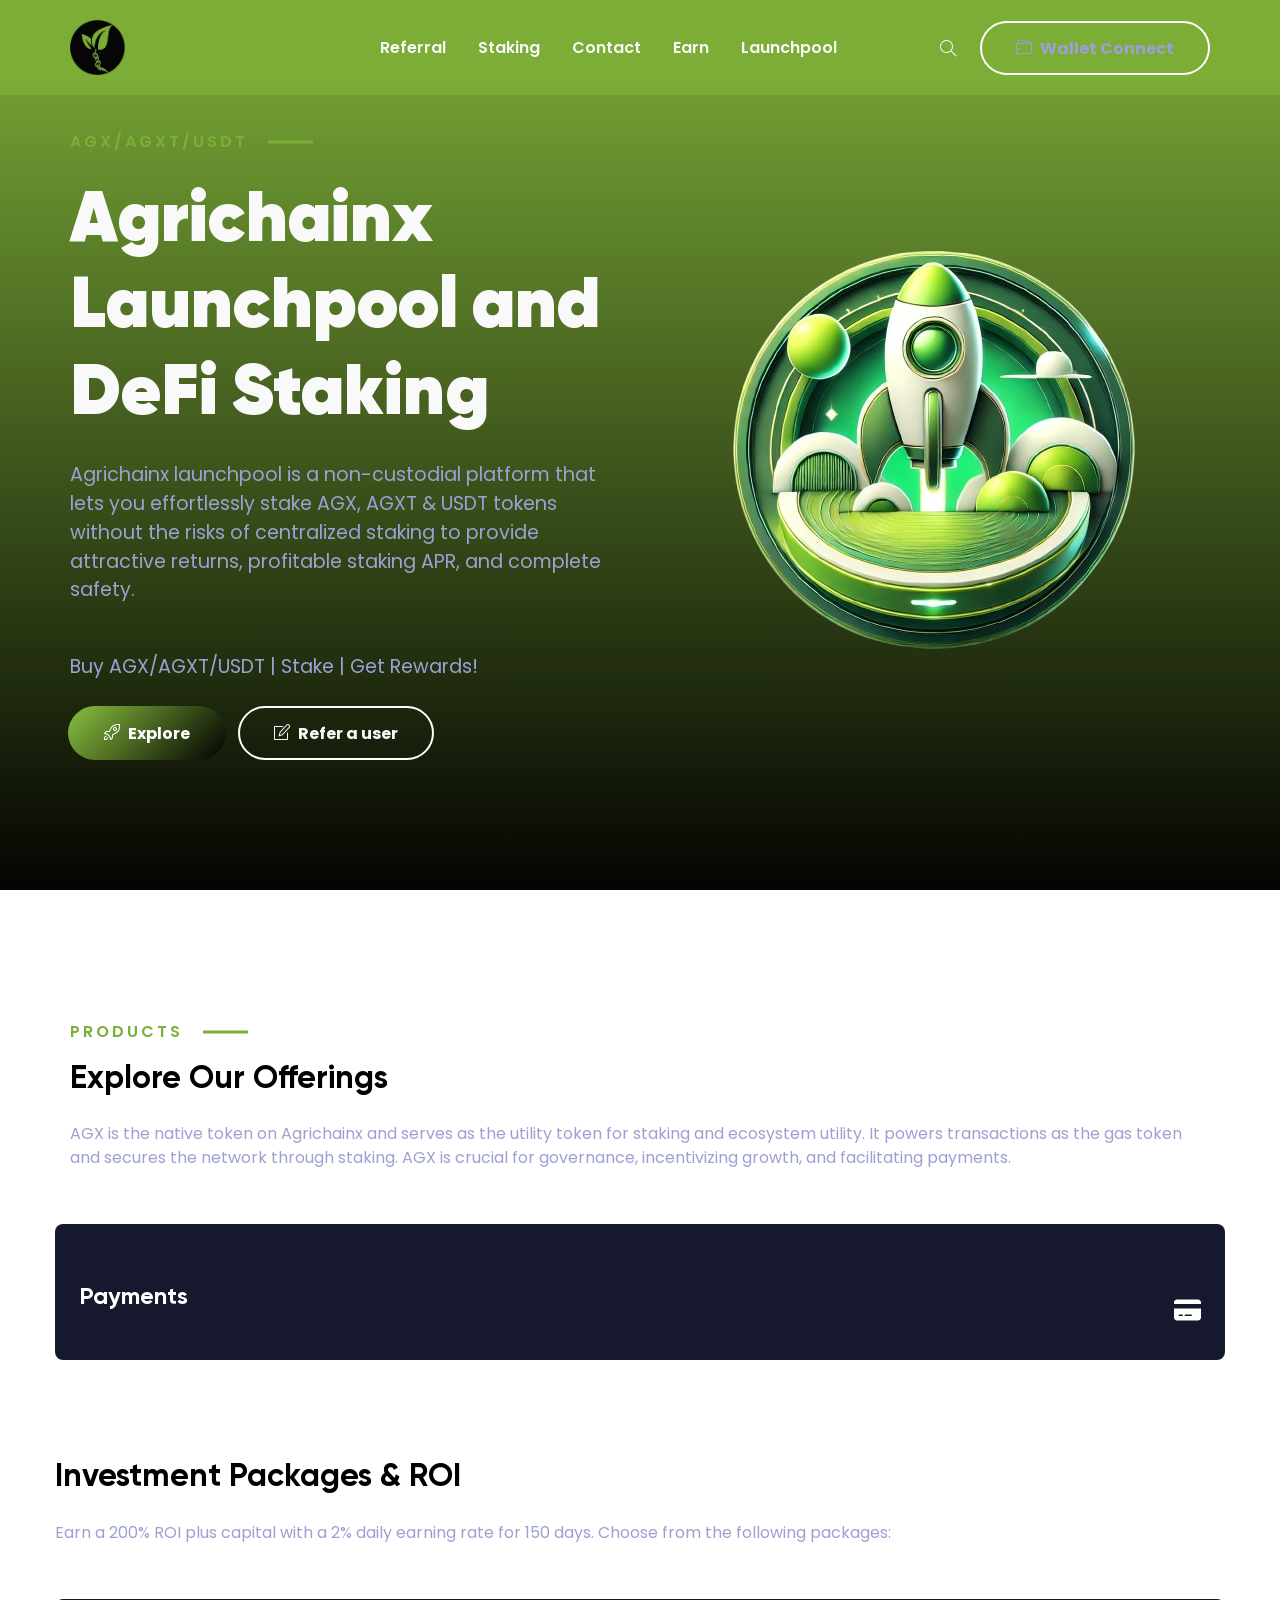
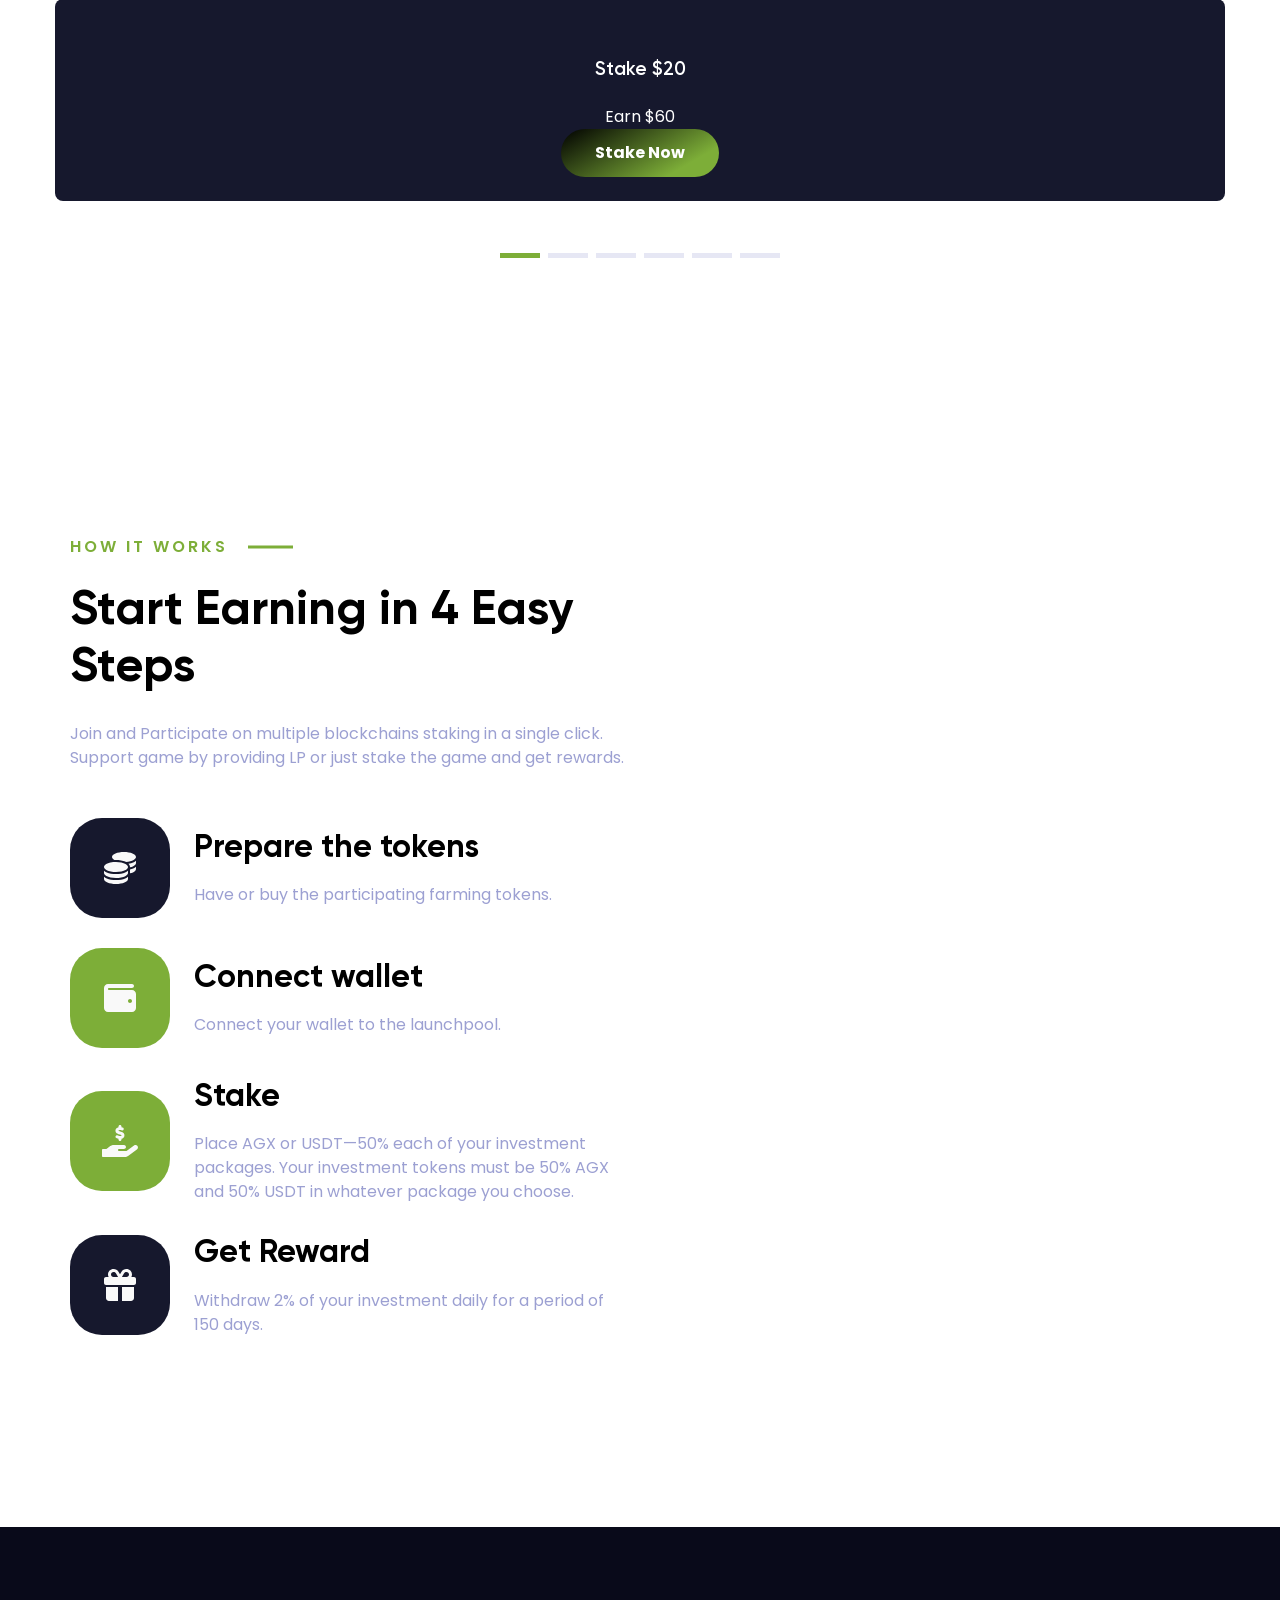
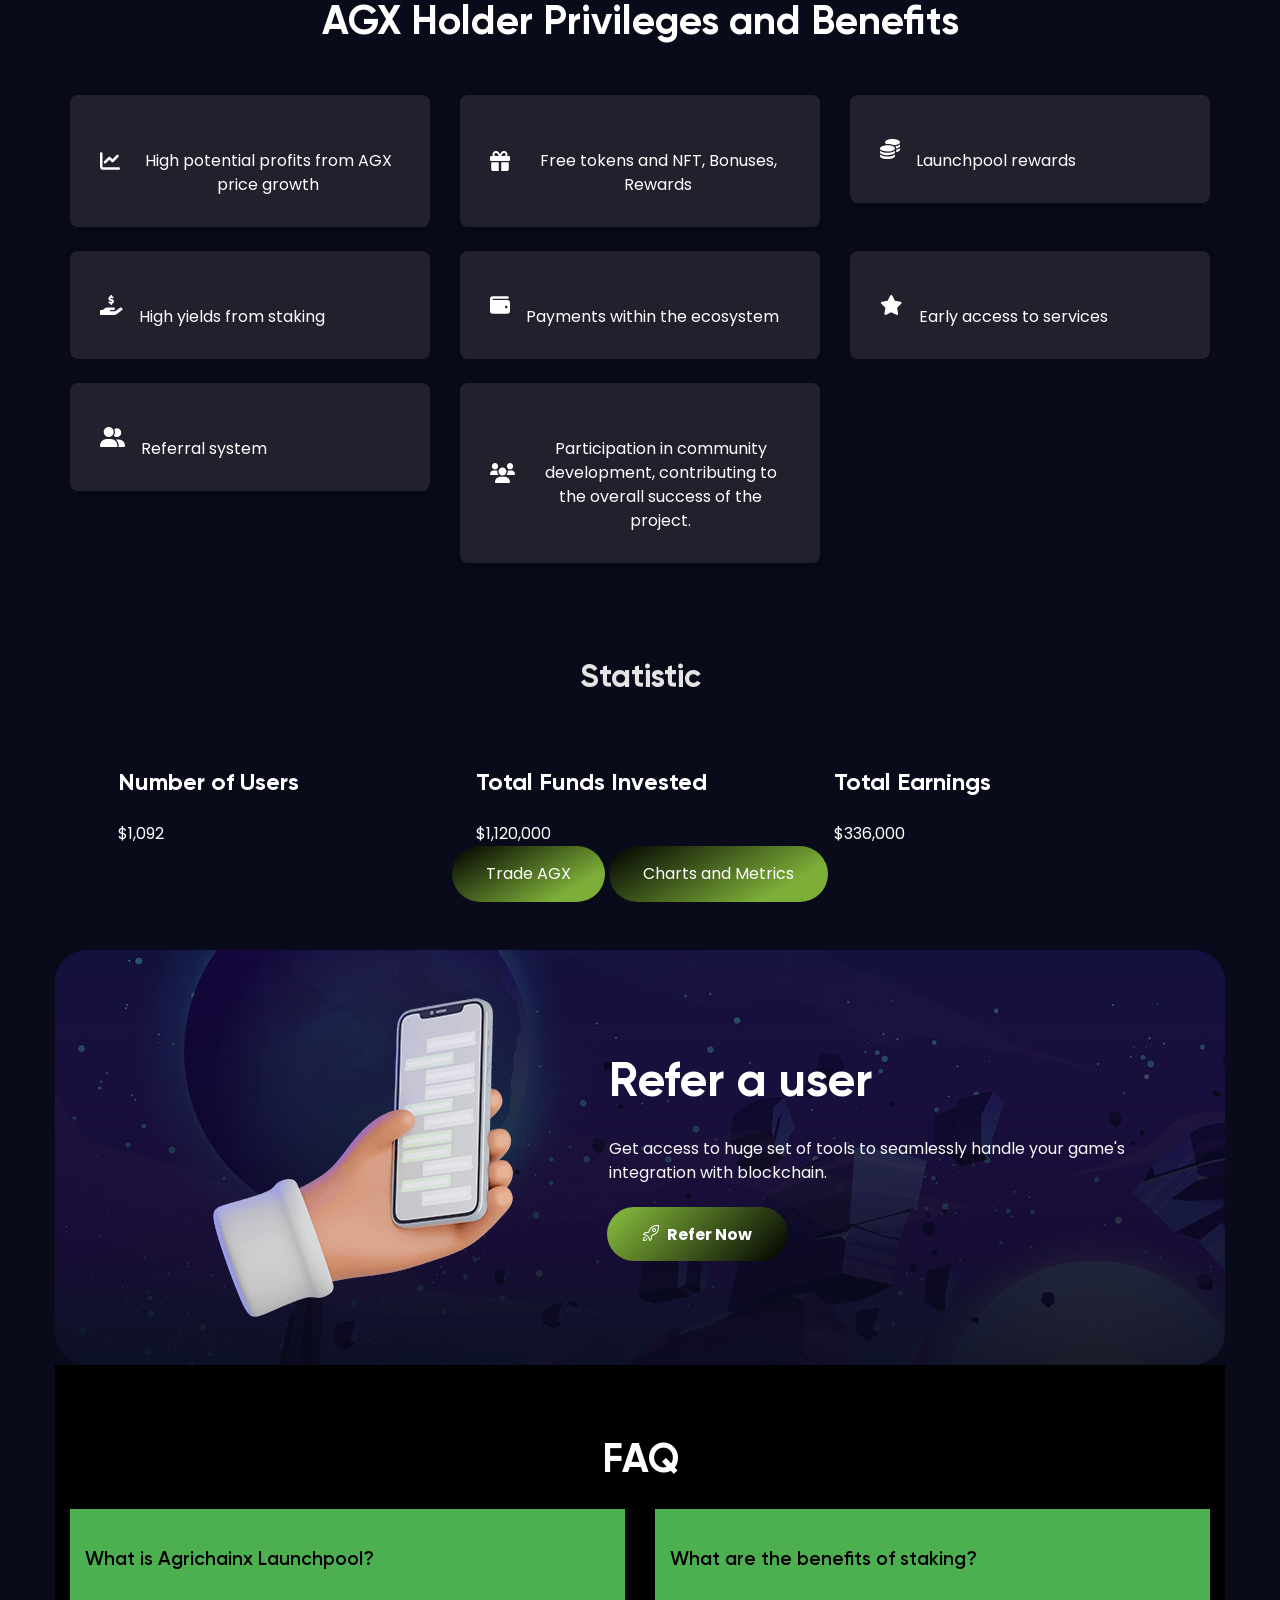
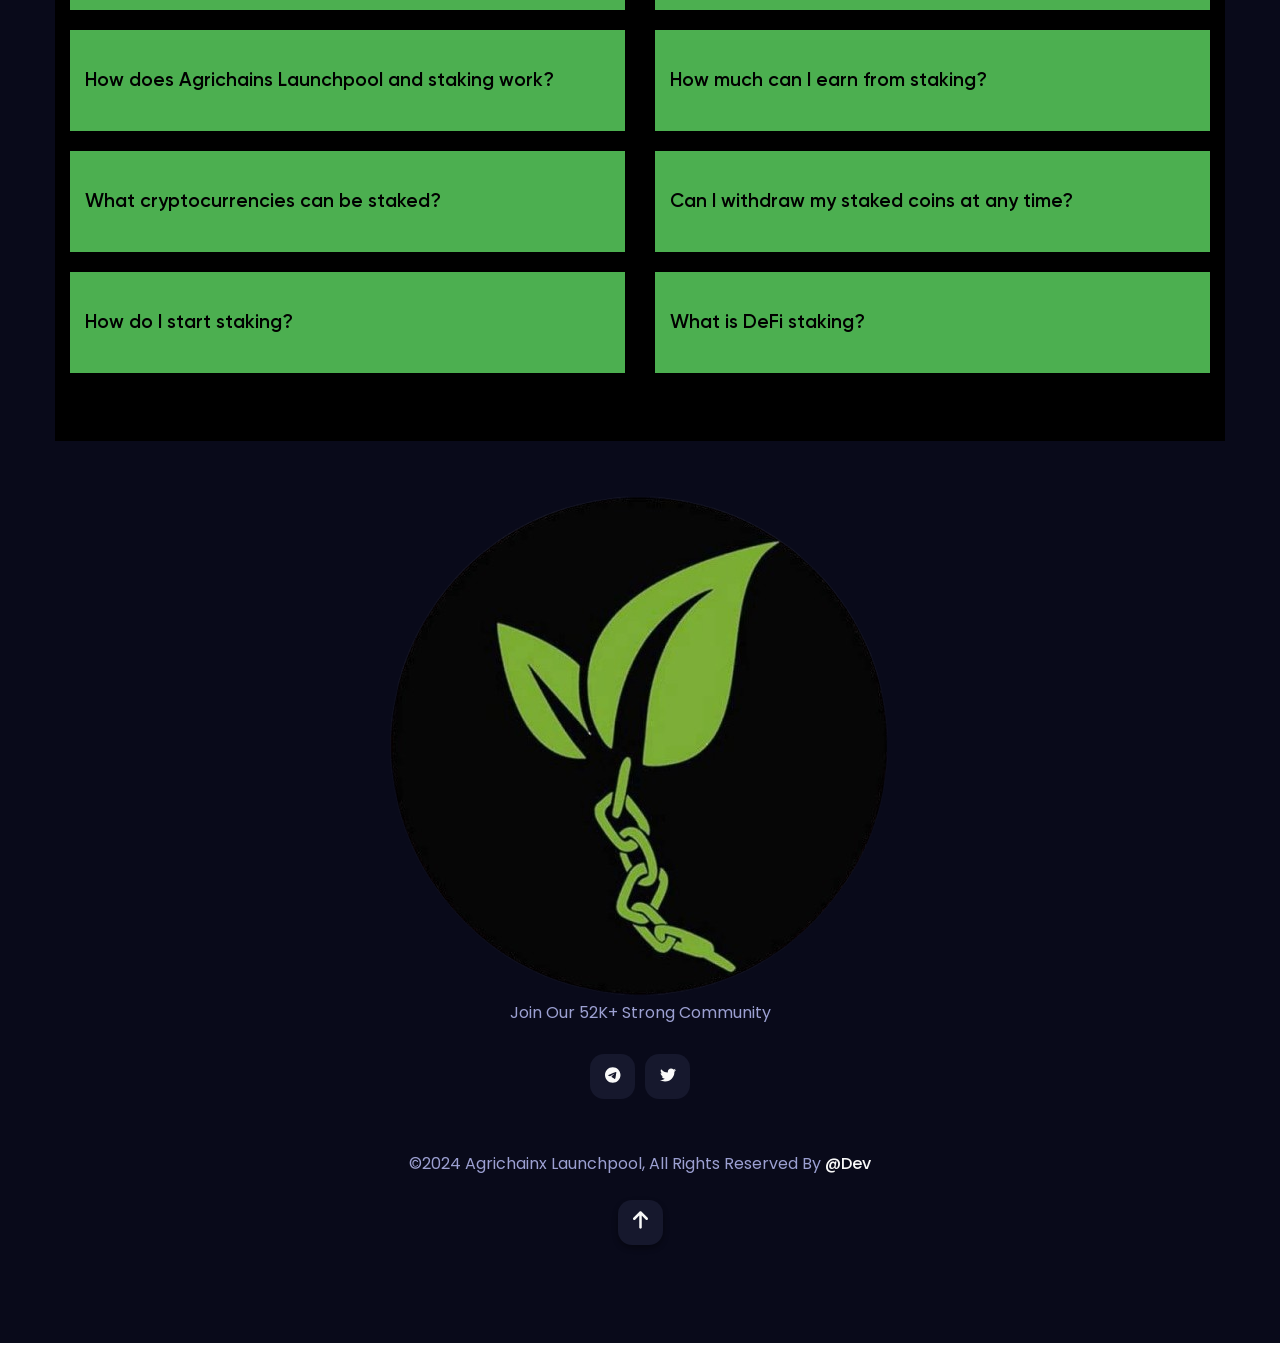
<file: index.html>
<!DOCTYPE html>
<html class="no-js" lang="en">
  <head>
    <meta charset="UTF-8" />
    <meta name="description" content="" />
    <meta http-equiv="X-UA-Compatible" content="IE=edge" />
    <meta
      name="viewport"
      content="width=device-width, initial-scale=1, shrink-to-fit=no"
    />
    <!-- The above 4 meta tags *must* come first in the head; any other head content must come *after* these tags -->

    <!-- Title  -->
    <title>Agrichainx Launchpool and DeFi Staking</title>

    <!-- Favicon  -->
    <link rel="icon" href="assets/img/favicon.png" />

    <!-- ***** All CSS Files ***** -->

    <!-- Style css -->
    <link rel="stylesheet" href="assets/css/style.css" />
  </head>

  <body>
    <!--====== Preloader Area Start ======-->
    <div id="gameon-preloader" class="gameon-preloader">
      <!-- Preloader Animation -->
      <div class="preloader-animation">
        <!-- Spinner -->
        <div class="spinner"></div>
        <p class="fw-5 text-center text-uppercase">Loading</p>
      </div>
      <!-- Loader Animation -->
      <div class="loader-animation">
        <div class="row h-100">
          <!-- Single Loader -->
          <div class="col-3 single-loader p-0">
            <div class="loader-bg"></div>
          </div>
          <!-- Single Loader -->
          <div class="col-3 single-loader p-0">
            <div class="loader-bg"></div>
          </div>
          <!-- Single Loader -->
          <div class="col-3 single-loader p-0">
            <div class="loader-bg"></div>
          </div>
          <!-- Single Loader -->
          <div class="col-3 single-loader p-0">
            <div class="loader-bg"></div>
          </div>
        </div>
      </div>
    </div>
    <!--====== Preloader Area End ======-->

    <div class="main">
      <!-- ***** Header Start ***** -->
      <header id="header">
        <!-- Navbar -->
        <nav
          data-aos="zoom-out"
          data-aos-delay="800"
          class="navbar gameon-navbar navbar-expand"
        >
          <div class="container header">
            <!-- Logo -->
            <a class="navbar-brand" href="index.html">
              <img src="assets/img/logo/logo.png" alt="Brand Logo" />
            </a>

            <div class="ml-auto"></div>

            <!-- Navbar Nav -->
            <ul class="navbar-nav items mx-auto">
              <li class="nav-item active">
                <a href="index.html" class="nav-link active">Home</a>
              </li>

              <li class="nav-item">
                <a href="project-2.html" class="nav-link">Referral</a>
              </li>

              <li class="nav-item">
                <a href="staking-1.html" class="nav-link">Staking</a>
              </li>

              <li class="nav-item">
                <a href="contact.html" class="nav-link">Contact</a>
              </li>
              <li class="nav-item">
                <a href="register.html" class="nav-link">Earn</a>
              </li>
              <li class="nav-item">
                <a href="analytic.html" class="nav-link">Launchpool</a>
              </li>
            </ul>

            <!-- Navbar Icons -->
            <ul class="navbar-nav icons">
              <li class="nav-item">
                <a
                  href="#"
                  class="nav-link"
                  data-toggle="modal"
                  data-target="#search"
                >
                  <i class="icon-magnifier"></i>
                </a>
              </li>
            </ul>

            <!-- Navbar Toggler -->
            <ul class="navbar-nav toggle">
              <li class="nav-item">
                <a
                  href="#"
                  class="nav-link"
                  data-toggle="modal"
                  data-target="#menu"
                >
                  <i class="icon-menu m-0"></i>
                </a>
              </li>
            </ul>

            <!-- Navbar Action Button -->
            <ul class="navbar-nav action">
              <li class="nav-item ml-2">
                <a class="btn ml-lg-auto btn-bordered-white"
                  ><i class="icon-wallet mr-md-2"></i>Wallet Connect</a
                >
              </li>
            </ul>
          </div>
        </nav>
      </header>
      <!-- ***** Header End ***** -->

      <!-- ***** Hero Area Start ***** -->
      <section class="hero-section">
        <div class="container">
          <div class="row align-items-center">
            <!-- Left Column: Text and Buttons -->
            <div class="col-md-6">
              <div class="hero-content">
                <div class="intro mb-5">
                  <span class="intro-text">AGX/AGXT/USDT</span>
                  <h1 class="mt-4">
                    Agrichainx Launchpool and DeFi Staking
                  </h1>
                  <p>
                    Agrichainx launchpool is a non-custodial platform that lets you effortlessly stake AGX, AGXT & USDT tokens without the risks of centralized staking to provide attractive returns, profitable staking APR, and complete safety.
                  </p>
                </div>
                <!-- Buttons -->
                <div class="button-group">
                  <p>Buy AGX/AGXT/USDT | Stake | Get Rewards!</p>
                  <a class="btn btn-bordered active smooth-anchor" href="#explore">
                    <i class="icon-rocket mr-2"></i>Explore
                  </a>
                  <a class="btn btn-bordered-white" href="apply.html">
                    <i class="icon-note mr-2"></i>Refer a user
                  </a>
                </div>
              </div>
            </div>
      
            <!-- Right Column: Placeholder Image -->
            <div class="col-md-6 text-center">
              <img src="/assets/img/bg/herow.jpg" alt="Hero Image" class="img-fluid" />
            </div>
          </div>
        </div>
      </section>
      
      <!-- ***** Hero Area End ***** -->

      <!-- ***** Project Area Start ***** -->
      <section id="explore" class="product-area">
        <div class="container">
          <!-- Product Section -->
          <div class="row">
            <div class="col-12">
              <div class="intro d-flex justify-content-between align-items-end m-0">
                <div class="intro-content">
                  <span class="intro-text">PRODUCTS</span>
                  <h3 class="mt-3 mb-0">Explore Our Offerings</h3>
                </div>
              </div>
              <p>
                AGX is the native token on Agrichainx and serves as the utility token for staking and ecosystem utility. It powers transactions as the gas token and secures the network through staking. AGX is crucial for governance, incentivizing growth, and facilitating payments.
              </p>
            </div>
          </div>
      
          <!-- Product Card Slider -->
          <div class="product-slides mt-4">
            <div class="swiper-container slider-mid items">
              <div class="swiper-wrapper">
                <!-- Card 1 -->
                <div class="swiper-slide item">
                  <div class="card product-card">
                    <div class="card-body" style="color: #ffffff; display: flex; align-items: center; justify-content: space-between;">
                      <div>
                        <h4 class="card-title" style="color: #ffffff;">Payments</h4>
                        <p class="card-text" style="color: #ffffff;"></p>
                      </div>
                      <i class="fas fa-credit-card" style="font-size: 24px; color: #ffffff;"></i> <!-- Icon for Payments -->
                    </div>
                  </div>
                </div>
                
                <div class="swiper-slide item">
                  <div class="card product-card">
                    <div class="card-body" style="color: #ffffff; display: flex; align-items: center; justify-content: space-between;">
                      <div>
                        <h4 class="card-title" style="color: #ffffff;">Launchpool</h4>
                        <p class="card-text" style="color: #ffffff;"></p>
                      </div>
                      <i class="fas fa-rocket" style="font-size: 24px; color: #ffffff;"></i> <!-- Icon for Launchpool -->
                    </div>
                  </div>
                </div>
                
                <div class="swiper-slide item">
                  <div class="card product-card">
                    <div class="card-body" style="color: #ffffff; display: flex; align-items: center; justify-content: space-between;">
                      <div>
                        <h4 class="card-title" style="color: #ffffff;">Staking</h4>
                        <p class="card-text" style="color: #ffffff;"></p>
                      </div>
                      <i class="fas fa-coins" style="font-size: 24px; color: #ffffff;"></i> <!-- Icon for Staking -->
                    </div>
                  </div>
                </div>
                
                
                <div class="swiper-slide item">
                  <div class="card product-card">
                    <div class="card-body" style="color: #ffffff;">
                      <h4 class="card-title" style="color: #ffffff;">Swap</h4>
                      <p class="card-text" style="color: #ffffff;"></p>
                      <div class="price" style="color: #ffffff;"></div>
                    </div>
                  </div>
                </div>
                
                <!-- Add more cards here -->
              </div>
              <div class="swiper-pagination"></div>
            </div>
          </div>
      
          <!-- Investment Packages Section -->
          <div class="investment-packages mt-5">
            <h3>Investment Packages & ROI</h3>
            <p>
              Earn a 200% ROI plus capital with a 2% daily earning rate for 150 days. Choose from the following packages:
            </p>
      
            <!-- Investment Package Slider -->
            <div class="investment-slides">
              <div class="swiper-container slider-small items">
                <div class="swiper-wrapper">
                  <!-- Investment Card 1 -->
                  <div class="swiper-slide item">
                    <div class="card investment-card">
                      <div class="card-body text-center" style="color: #ffffff;">
                        <h5 style="color: #ffffff;">Stake $20</h5>
                        <p style="color: #ffffff;">Earn $60</p>
                      </div>
                      <div class="action text-center">
                        <a href="#" class="btn btn-primary" style="color: #ffffff;">Stake Now</a>
                      </div>
                    </div>
                  </div>
                  
                  <div class="swiper-slide item">
                    <div class="card investment-card">
                      <div class="card-body text-center" style="color: #ffffff;">
                        <h5 style="color: #ffffff;">Stake $50</h5>
                        <p style="color: #ffffff;">Earn $150</p>
                      </div>
                      <div class="action text-center">
                        <a href="#" class="btn btn-primary" style="color: #ffffff;">Stake Now</a>
                      </div>
                    </div>
                  </div>
                  
                  <div class="swiper-slide item">
                    <div class="card investment-card">
                      <div class="card-body text-center" style="color: #ffffff;">
                        <h5 style="color: #ffffff;">Stake $100</h5>
                        <p style="color: #ffffff;">Earn $300</p>
                      </div>
                      <div class="action text-center">
                        <a href="#" class="btn btn-primary" style="color: #ffffff;">Stake Now</a>
                      </div>
                    </div>
                  </div>
                  
                  <div class="swiper-slide item">
                    <div class="card investment-card">
                      <div class="card-body text-center" style="color: #ffffff;">
                        <h5 style="color: #ffffff;">Stake $200</h5>
                        <p style="color: #ffffff;">Earn $600</p>
                      </div>
                      <div class="action text-center">
                        <a href="#" class="btn btn-primary" style="color: #ffffff;">Stake Now</a>
                      </div>
                    </div>
                  </div>
                  
                  <div class="swiper-slide item">
                    <div class="card investment-card">
                      <div class="card-body text-center" style="color: #ffffff;">
                        <h5 style="color: #ffffff;">Stake $500</h5>
                        <p style="color: #ffffff;">Earn $1500</p>
                      </div>
                      <div class="action text-center">
                        <a href="#" class="btn btn-primary" style="color: #ffffff;">Stake Now</a>
                      </div>
                    </div>
                  </div>
                  
                  <div class="swiper-slide item">
                    <div class="card investment-card">
                      <div class="card-body text-center" style="color: #ffffff;">
                        <h5 style="color: #ffffff;">Stake $1000</h5>
                        <p style="color: #ffffff;">Earn $3000</p>
                      </div>
                      <div class="action text-center">
                        <a href="#" class="btn btn-primary" style="color: #ffffff;">Stake Now</a>
                      </div>
                    </div>
                  </div>                    
                  <!-- Add more investment cards as needed -->
                </div>
                <div class="swiper-pagination"></div>
              </div>
            </div>
          </div>
        </div>
      </section>
      
      <!-- ***** Project Area End ***** -->

      <!-- ***** Ended Project Area Start ***** -->
    
      <!-- ***** Ended Project Area End ***** -->

      <!-- ***** Content Area Start ***** -->
      <section class="content-area">
        <div class="container">
          <div class="row align-items-center">
            <div class="col-12 col-md-6">
              <div class="content intro">
                <span class="intro-text">How it Works</span>
                <h2>Start Earning in 4 Easy Steps</h2>
                <p>
                  Join and Participate on multiple blockchains staking in a single click. Support
                  game by providing LP or just stake the game and get rewards.
                </p>
                <ul class="list-unstyled items mt-5">
                  <li class="item">
                    <!-- Content List -->
                    <ul class="list-unstyled">
                      <li class="item">
                        <!-- Content List -->
                        <div class="content-list d-flex align-items-center">
                          <div class="content-icon">
                            <span>
                              <i class="fa-solid fa-coins"></i> <!-- Icon for 'Prepare the tokens' -->
                            </span>
                          </div>
                          <div class="content-body ml-4">
                            <h3 class="m-0">Prepare the tokens</h3>
                            <p class="mt-3">
                              Have or buy the participating farming tokens.
                            </p>
                          </div>
                        </div>
                      </li>
                      
                      <li class="item">
                        <!-- Content List -->
                        <div class="content-list d-flex align-items-center">
                          <div class="content-icon">
                            <span class="featured">
                              <i class="fa-solid fa-wallet"></i> <!-- Icon for 'Connect wallet' -->
                            </span>
                          </div>
                          <div class="content-body ml-4">
                            <h3 class="m-0">Connect wallet</h3>
                            <p class="mt-3">
                              Connect your wallet to the launchpool.
                            </p>
                          </div>
                        </div>
                      </li>
                      
                      <li class="item">
                        <!-- Content List -->
                        <div class="content-list d-flex align-items-center">
                          <div class="content-icon">
                            <span class="featured">
                              <i class="fa-solid fa-hand-holding-usd"></i> <!-- Icon for 'Stake' -->
                            </span>
                          </div>
                          <div class="content-body ml-4">
                            <h3 class="m-0">Stake</h3>
                            <p class="mt-3">
                              Place AGX or USDT—50% each of your investment packages. Your investment tokens must be 50% AGX and 50% USDT in whatever package you choose.
                            </p>
                          </div>
                        </div>
                      </li>
                      
                      <li class="item">
                        <!-- Content List -->
                        <div class="content-list d-flex align-items-center">
                          <div class="content-icon">
                            <span>
                              <i class="fa-solid fa-gift"></i> <!-- Icon for 'Get Reward' -->
                            </span>
                          </div>
                          <div class="content-body ml-4">
                            <h3 class="m-0">Get Reward</h3>
                            <p class="mt-3">
                              Withdraw 2% of your investment daily for a period of 150 days.
                            </p>
                          </div>
                        </div>
                      </li>
                    </ul>
                    


              
              <!-- Blockchain Animation -->
              <div class="wrapper-animation" style="position: fixed; top: 50%; right: 25%; transform: translateY(-50%);">
                <div class="binance-logo" style="position: relative; width: 180px; height: 180px; animation: rotateLogo 5s linear infinite; transform-style: preserve-3d;">
                  
                  <!-- Center Square -->
                  <div style="width: 60px; height: 60px; background-color: rgba(125, 174, 56, 0.9); position: absolute; top: 60px; left: 60px;"></div>
                  
                  <!-- Top-Left Square -->
                  <div style="width: 60px; height: 60px; background-color: rgba(125, 174, 56, 0.9); position: absolute; top: 0; left: 0; transform: rotate(45deg);"></div>
                  
                  <!-- Top-Right Square -->
                  <div style="width: 60px; height: 60px; background-color: rgba(125, 174, 56, 0.9); position: absolute; top: 0; right: 0; transform: rotate(45deg);"></div>
                  
                  <!-- Bottom-Left Square -->
                  <div style="width: 60px; height: 60px; background-color: rgba(125, 174, 56, 0.9); position: absolute; bottom: 0; left: 0; transform: rotate(45deg);"></div>
                  
                  <!-- Bottom-Right Square -->
                  <div style="width: 60px; height: 60px; background-color: rgba(125, 174, 56, 0.9); position: absolute; bottom: 0; right: 0; transform: rotate(45deg);"></div>
                
                </div>
              </div>
              
                </div>
              </div>
            </div>
          </div>
      </section>
      <!-- ***** Content Area End ***** -->

      <!-- ***** Team Area Start ***** -->
      <section class="benefits-section p-5">
        <div class="container">
          <!-- Title Header -->
          <div class="title-header text-center mb-5">
            <h2>AGX Holder Privileges and Benefits</h2>
          </div>
          
          <!-- Fading Containers -->
          <div class="row">
            <!-- Container 1: High potential profits from AGX price growth -->
            <div class="col-md-4 col-12 mb-4">
              <div class="benefit-box fade-up">
                <div class="d-flex align-items-center">
                  <i class="fa-solid fa-chart-line mr-3"></i> <!-- Icon for 'High potential profits' -->
                  <p>High potential profits from AGX price growth</p>
                </div>
              </div>
            </div>
          
            <!-- Container 2: Free tokens and NFT, Bonuses, Rewards -->
            <div class="col-md-4 col-12 mb-4">
              <div class="benefit-box fade-up">
                <div class="d-flex align-items-center">
                  <i class="fa-solid fa-gift mr-3"></i> <!-- Icon for 'Free tokens and NFT, Bonuses, Rewards' -->
                  <p>Free tokens and NFT, Bonuses, Rewards</p>
                </div>
              </div>
            </div>
          
            <!-- Container 3: Launchpool rewards -->
            <div class="col-md-4 col-12 mb-4">
              <div class="benefit-box fade-up">
                <div class="d-flex align-items-center">
                  <i class="fa-solid fa-coins mr-3"></i> <!-- Icon for 'Launchpool rewards' -->
                  <p>Launchpool rewards</p>
                </div>
              </div>
            </div>
          
            <!-- Container 4: High yields from staking -->
            <div class="col-md-4 col-12 mb-4">
              <div class="benefit-box fade-up">
                <div class="d-flex align-items-center">
                  <i class="fa-solid fa-hand-holding-usd mr-3"></i> <!-- Icon for 'High yields from staking' -->
                  <p>High yields from staking</p>
                </div>
              </div>
            </div>
          
            <!-- Container 5: Payments within the ecosystem -->
            <div class="col-md-4 col-12 mb-4">
              <div class="benefit-box fade-up">
                <div class="d-flex align-items-center">
                  <i class="fa-solid fa-wallet mr-3"></i> <!-- Icon for 'Payments within the ecosystem' -->
                  <p>Payments within the ecosystem</p>
                </div>
              </div>
            </div>
          
            <!-- Container 6: Early access to services -->
            <div class="col-md-4 col-12 mb-4">
              <div class="benefit-box fade-up">
                <div class="d-flex align-items-center">
                  <i class="fa-solid fa-star mr-3"></i> <!-- Icon for 'Early access to services' -->
                  <p>Early access to services</p>
                </div>
              </div>
            </div>
          
            <!-- Container 7: Referral system -->
            <div class="col-md-4 col-12 mb-4">
              <div class="benefit-box fade-up">
                <div class="d-flex align-items-center">
                  <i class="fa-solid fa-user-friends mr-3"></i> <!-- Icon for 'Referral system' -->
                  <p>Referral system</p>
                </div>
              </div>
            </div>
          
            <!-- Container 8: Participation in community development -->
            <div class="col-md-4 col-12 mb-4">
              <div class="benefit-box fade-up">
                <div class="d-flex align-items-center">
                  <i class="fa-solid fa-users mr-3"></i> <!-- Icon for 'Community development participation' -->
                  <p>Participation in community development, contributing to the overall success of the project.</p>
                </div>
              </div>
            </div>
          </div>
          
      <!-- ***** Team Area End ***** -->

      <!-- ***** Work Area Start ***** -->
      <section class="statistics-area p-5">
        <div class="container">
          <!-- Title -->
          <div class="text-center mb-5">
            <h3 class="statistics-title">Statistic</h3>
          </div>
      
          <!-- Statistics Containers -->
          <div class="container">
            <div class="row">
              <div class="col-12 col-md-4">
                <div class="stat-container" style="color: #ffffff;">
                  <h4 style="color: #ffffff;">Number of Users</h4>
                  <p class="count" data-count="3897" style="color: #ffffff;">0</p>
                </div>
              </div>
              <div class="col-12 col-md-4">
                <div class="stat-container" style="color: #ffffff;">
                  <h4 style="color: #ffffff;">Total Funds Invested</h4>
                  <p class="count" data-count="4000000" style="color: #ffffff;">$0</p>
                </div>
              </div>
              <div class="col-12 col-md-4">
                <div class="stat-container" style="color: #ffffff;">
                  <h4 style="color: #ffffff;">Total Earnings</h4>
                  <p class="count" data-count="1200000" style="color: #ffffff;">$0</p>
                </div>
              </div>
            </div>
          </div>
          
        
          <div class="container">
            <div class="row">
              <div class="col-12 text-center">
                <button class="btn btn-primary">
                  <a href="https://bibox.com/trade/AGX_USDT" target="_blank" class="text-white">Trade AGX</a>
                </button>
                <button class="btn btn-secondary">
                  <a href="https://coinmarketcap.com/currencies/agricoin/" target="_blank" class="text-white">Charts and Metrics</a>
                </button>
              </div>
            </div>
          </div>
          
          <!-- Inline JavaScript -->
          <script>
            document.addEventListener("DOMContentLoaded", function () {
              const counters = document.querySelectorAll(".count");
              let hasAnimated = false;
        
              const countUp = (counter) => {
                const target = +counter.getAttribute("data-count");
                const duration = 2000; // Duration in milliseconds
                let start = 0;
                const increment = target / (duration / 20); // Increment value
        
                const updateCount = () => {
                  start += increment;
                  if (start < target) {
                    counter.innerText = `$${Math.ceil(start).toLocaleString()}`;
                    setTimeout(updateCount, 20);
                  } else {
                    counter.innerText = `$${target.toLocaleString()}`;
                  }
                };
        
                updateCount();
              };
        
              const handleScroll = () => {
                const section = document.querySelector(".statistics-area");
                const sectionTop = section.getBoundingClientRect().top;
                const windowHeight = window.innerHeight;
        
                if (sectionTop < windowHeight && !hasAnimated) {
                  counters.forEach(countUp);
                  hasAnimated = true;
                }
              };
        
              window.addEventListener("scroll", handleScroll);
              handleScroll(); // Call once in case the section is already in view
            });
          </script>
      </section>
      
      <!-- ***** Work Area End ***** -->

      <!-- ***** CTA Area Start ***** -->
      <section class="cta-area p-0">
        <div class="container">
          <div class="row">
            <div class="col-12 card">
              <div class="row align-items-center justify-content-center">
                <div class="col-12 col-md-5 text-center">
                  <img src="assets/img/content/cta_thumb.png" alt="" />
                </div>
                <div class="col-12 col-md-6 mt-4 mt-md-0">
                  <h2 class="m-0" style="color: #ffffff;">Refer a user</h2>
                  <p>
                    Get access to huge set of tools to seamlessly handle your
                    game's integration with blockchain.
                  </p>
                  <a
                    class="btn btn-bordered active d-inline-block"
                    href="apply.html"
                    ><i class="icon-rocket mr-2"></i>Refer Now</a
                  >
                </div>
              </div>
              <a class="cta-link" href="apply.html"></a>
            </div>
          </div>
        </div>
      </section>
      <!-- ***** CTA Area End ***** -->
      <section class="faq-section py-5">
        <div class="container">
          <!-- FAQ Title -->
          <div class="faq-title text-center mb-4">
            <h2>FAQ</h2>
          </div>
        <div class="container">
          <div class="row">
            <!-- FAQ Column 1 -->
            <div class="col-12 col-lg-6">
              <div class="faq-item">
                <button class="faq-question" onclick="toggleAnswer(0)">
                  <h5>What is Agrichainx Launchpool?</h5>
                </button>
                <div class="faq-answer" id="faq-answer-0">
                  <p>Agrichainx Launchpool is a Web3 infrastructure for Agrichainx ecosystem that provides end-to-end staking and liquidity pooling solutions for our 50,000+ individual and institutional clients. Agrichainx Launchpool is a free platform where users can post and farm AGX, AGXT, and USDT. Simply contribute AGX, AGXT, or USDT to the staking pool and earn rewards.</p>
                </div>
              </div>
              <div class="faq-item">
                <button class="faq-question" onclick="toggleAnswer(1)">
                  <h5>How does Agrichains Launchpool and staking work?</h5>
                </button>
                <div class="faq-answer" id="faq-answer-1">
                  <p>AgrichainX Launchpool and staking works by contributing AGX, AGXT, and USDT to the investment pool. The pool simplifies this process by delegating your tokens automatically to our trading exchange while issuing you liquid staking tokens in return, such as USDT. Your invested tokens not only gain you rewards but also have liquidity and can be traded on major exchanges.</p>
                </div>
              </div>
              <div class="faq-item">
                <button class="faq-question" onclick="toggleAnswer(2)">
                  <h5>What cryptocurrencies can be staked?</h5>
                </button>
                <div class="faq-answer" id="faq-answer-2">
                  <p>You can stake our selected tokens on Proof-of-Stake blockchains via Agrichainx Staking, like AGX, AGXT, USDT, BNB, and more.</p>
                </div>
              </div>
              <div class="faq-item">
                <button class="faq-question" onclick="toggleAnswer(3)">
                  <h5>How do I start staking?</h5>
                </button>
                <div class="faq-answer" id="faq-answer-3">
                  <p>You can start staking by navigating to Agrichainx Launchpool and connecting your wallet from the supported wallet options. You can choose an asset to stake and follow the step-by-step instructions on how it works.</p>
                </div>
              </div>
            </div>
      
            <!-- FAQ Column 2 -->
            <div class="col-12 col-lg-6">
              <div class="faq-item">
                <button class="faq-question" onclick="toggleAnswer(4)">
                  <h5>What are the benefits of staking?</h5>
                </button>
                <div class="faq-answer" id="faq-answer-4">
                  <p>Staking is an excellent way to earn rewards on the assets you plan on holding. Staking allows you to earn rewards passively in any market condition, increasing your potential return on investment. Additionally, staking through Agrichainx Launchpool provides several additional benefits, such as increased flexibility and the opportunity to earn more with Liquid Staking tokens in DeFi.</p>
                </div>
              </div>
              <div class="faq-item">
                <button class="faq-question" onclick="toggleAnswer(5)">
                  <h5>How much can I earn from staking?</h5>
                </button>
                <div class="faq-answer" id="faq-answer-5">
                  <p>Agrichainx Launchpool staking makes it easy to calculate how much you could be earning on your invested assets. You can visit the investment package and ROI section to know more about your earnings.</p>
                </div>
              </div>
              <div class="faq-item">
                <button class="faq-question" onclick="toggleAnswer(6)">
                  <h5>Can I withdraw my staked coins at any time?</h5>
                </button>
                <div class="faq-answer" id="faq-answer-6">
                  <p>Withdrawal is automatic; you can make your 2% withdrawal daily. You can make your withdrawal anytime, and it will automatically be delivered to your wallet.</p>
                </div>
              </div>
              <div class="faq-item">
                <button class="faq-question" onclick="toggleAnswer(7)">
                  <h5>What is DeFi staking?</h5>
                </button>
                <div class="faq-answer" id="faq-answer-7">
                  <p>The tokens are locked on the network, and no one but you has access to them. DeFi Staking is the most profitable way to generate passive income from your cryptocurrency. Agrichainx supports AGX, AGXT, BNB, USDT, and safe ways of DeFi Staking.</p>
                </div>
              </div>
            </div>
          </div>
        </div>
      </section>
      
      <!--====== Footer Area Start ======-->
      <footer class="footer-area">
        <div class="container">
          <div class="row justify-content-center">
            <div class="col-12 col-md-8 text-center">
              <!-- Footer Items -->
              <div class="footer-items">
                <!-- Logo -->
                <a class="navbar-brand" href="index.html">
                  <img src="assets/img/logo/logo.png" alt="" />
                </a>

             
                  <div class="join-community">
                    <p class="community-text">Join Our 52K+ Strong Community</p>
                  </div>
                <!-- Social Icons -->
                <div class="social-icons d-flex justify-content-center my-4">
                  
                  <!-- Telegram Icon -->
                  <a
                    class="telegram"
                    href="https://www.telegram.com/"
                    target="_blank"
                  >
                    <i class="fab fa-telegram"></i> <!-- FontAwesome Telegram Icon -->
                  </a>
                
                  <!-- Twitter Icon -->
                  <a
                    class="twitter"
                    href="https://twitter.com/"
                    target="_blank"
                  >
                    <i class="fab fa-twitter"></i> <!-- FontAwesome Twitter Icon -->
                  </a>
                </div>
                
                
                <ul class="list-inline footerMenuContainer">
                  <!-- <li class="list-inline-item">
                    <a href="tier-system.html">Features</a>
                  </li> -->
                </ul>
                <!-- Copyright Area -->
                <div class="copyright-area py-4">
                  &copy;2024 Agrichainx Launchpool, All Rights Reserved By
                  <a href="t.me/iBuild_ts" target="_blank"
                    >@Dev</a
                  >
                </div>
              </div>
              <!-- Scroll To Top -->
              <div id="scroll-to-top" class="scroll-to-top">
                <a href="#header" class="smooth-anchor">
                  <i class="fa-solid fa-arrow-up"></i>
                </a>
              </div>
            </div>
          </div>
        </div>
      </footer>
      <!--====== Footer Area End ======-->

      <!--====== Modal Search Area Start ======-->
      <div id="search" class="modal fade p-0">
        <div class="modal-dialog dialog-animated">
          <div class="modal-content h-100">
            <div class="modal-header" data-dismiss="modal">
              Search <i class="far fa-times-circle icon-close"></i>
            </div>
            <div class="modal-body">
              <form class="row">
                <div class="col-12 align-self-center">
                  <div class="row">
                    <div class="col-12 pb-3">
                      <h2 class="search-title mt-0 mb-3">
                        What are you looking for?
                      </h2>
                      <p>
                        Lorem ipsum dolor sit amet, consectetur adipiscing elit.
                      </p>
                    </div>
                  </div>
                  <div class="row">
                    <div class="col-12 input-group mt-md-4">
                      <input type="text" placeholder="Enter your keywords" />
                    </div>
                  </div>
                  <div class="row">
                    <div class="col-12 input-group align-self-center">
                      <button class="btn btn-bordered-white mt-3">
                        Search
                      </button>
                    </div>
                  </div>
                </div>
              </form>
            </div>
          </div>
        </div>
      </div>
      <!--====== Modal Search Area End ======-->

      <!--====== Modal Responsive Menu Area Start ======-->
      <div id="menu" class="modal fade p-0">
        <div class="modal-dialog dialog-animated">
          <div class="modal-content h-100">
            <div class="modal-header" data-dismiss="modal">
              Menu <i class="far fa-times-circle icon-close"></i>
            </div>
            <div class="menu modal-body">
              <div class="row w-100">
                <div class="items p-0 col-12 text-center"></div>
              </div>
            </div>
          </div>
        </div>
      </div>
      <!--====== Modal Responsive Menu Area End ======-->
    </div>

    <!-- ***** All jQuery Plugins ***** -->

    <!-- jQuery(necessary for all JavaScript plugins) -->

    <script src="assets/js/vendor/jquery.min.js"></script>

    <!-- Bootstrap js -->
    <script src="assets/js/vendor/popper.min.js"></script>
    <script src="assets/js/vendor/bootstrap.min.js"></script>

    <!-- Plugins js -->
    <script src="assets/js/vendor/all.min.js"></script>
    <script src="assets/js/vendor/gallery.min.js"></script>
    <script src="assets/js/vendor/slider.min.js"></script>
    <script src="assets/js/vendor/countdown.min.js"></script>
    <script src="assets/js/vendor/shuffle.min.js"></script>

    <!-- Active js -->
    <script src="js/Data/homeData.js"></script>
    <script src="assets/js/main.js"></script>

    <script src="js/web3.min.js"></script>

    <script src="js/header.js"></script>
    <script src="js/common.js"></script>
    <script src="js/index.js"></script>
  </body>
</html>
</file>
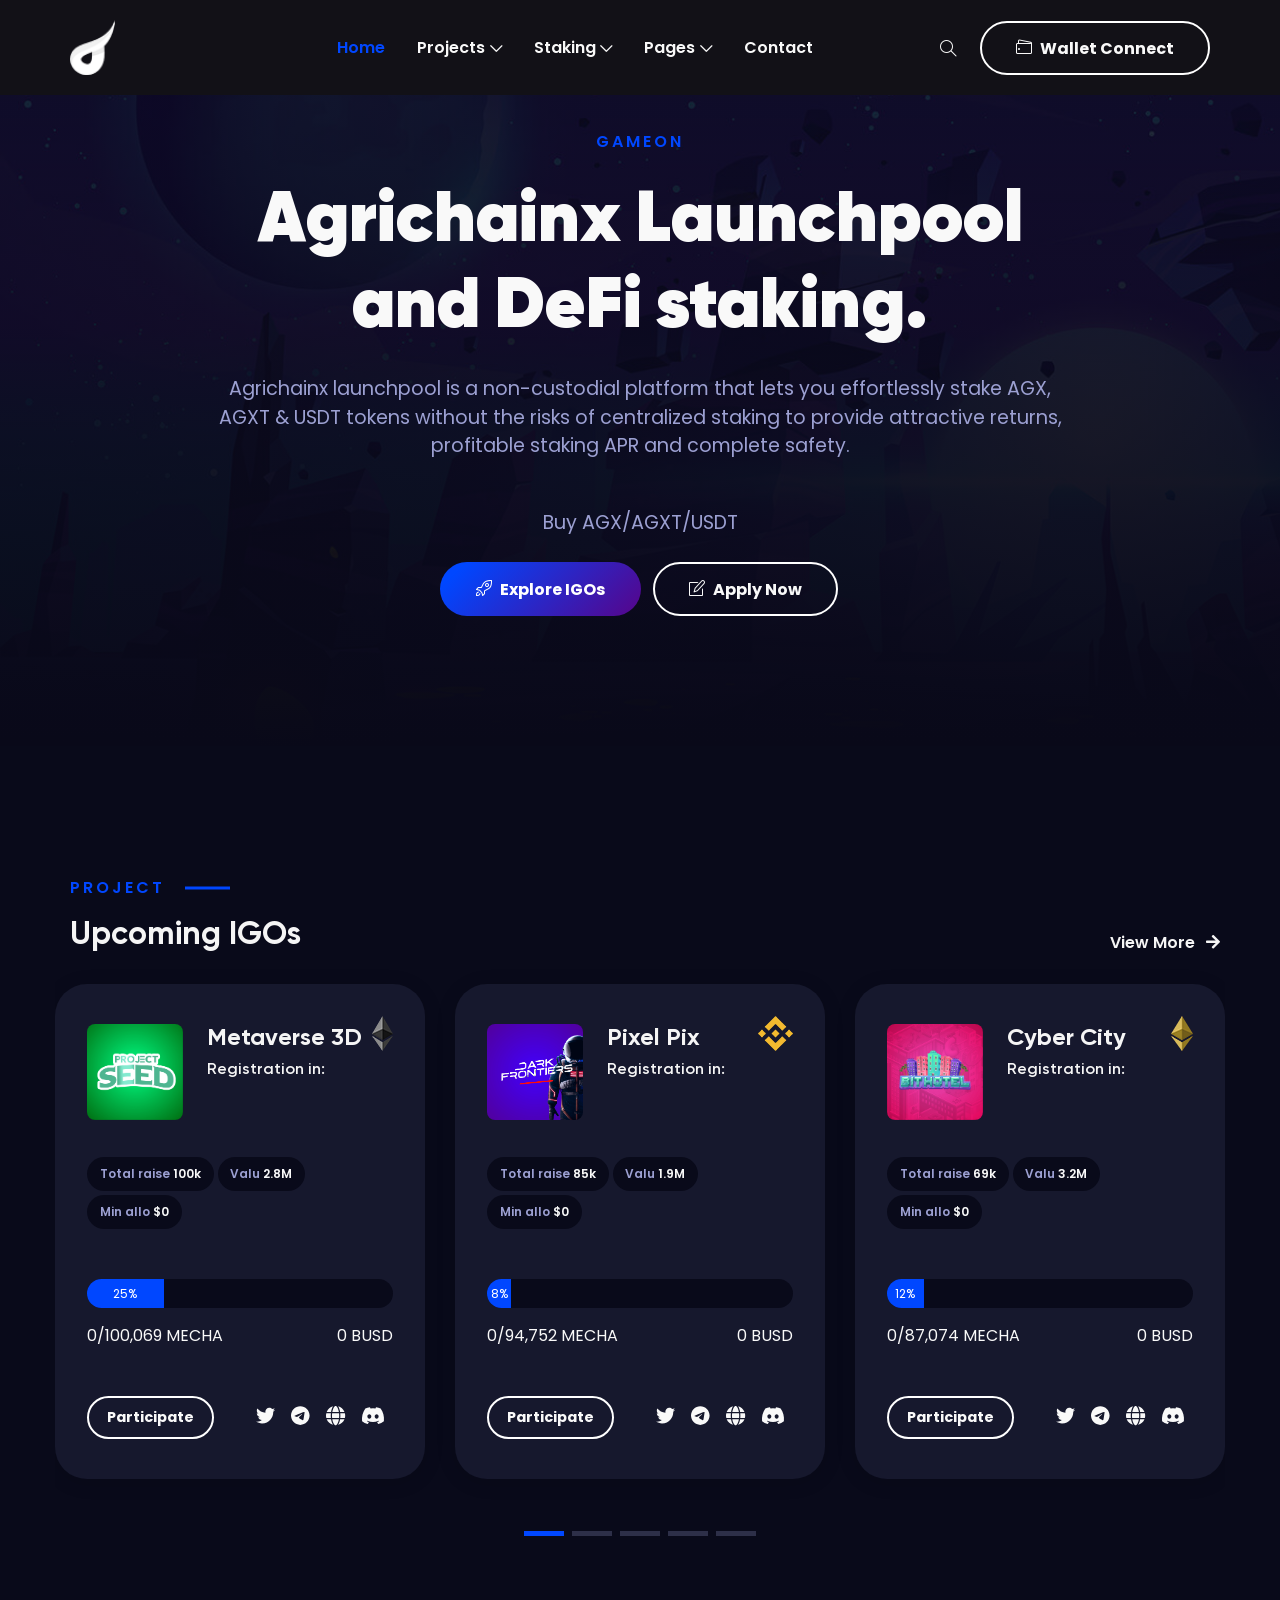
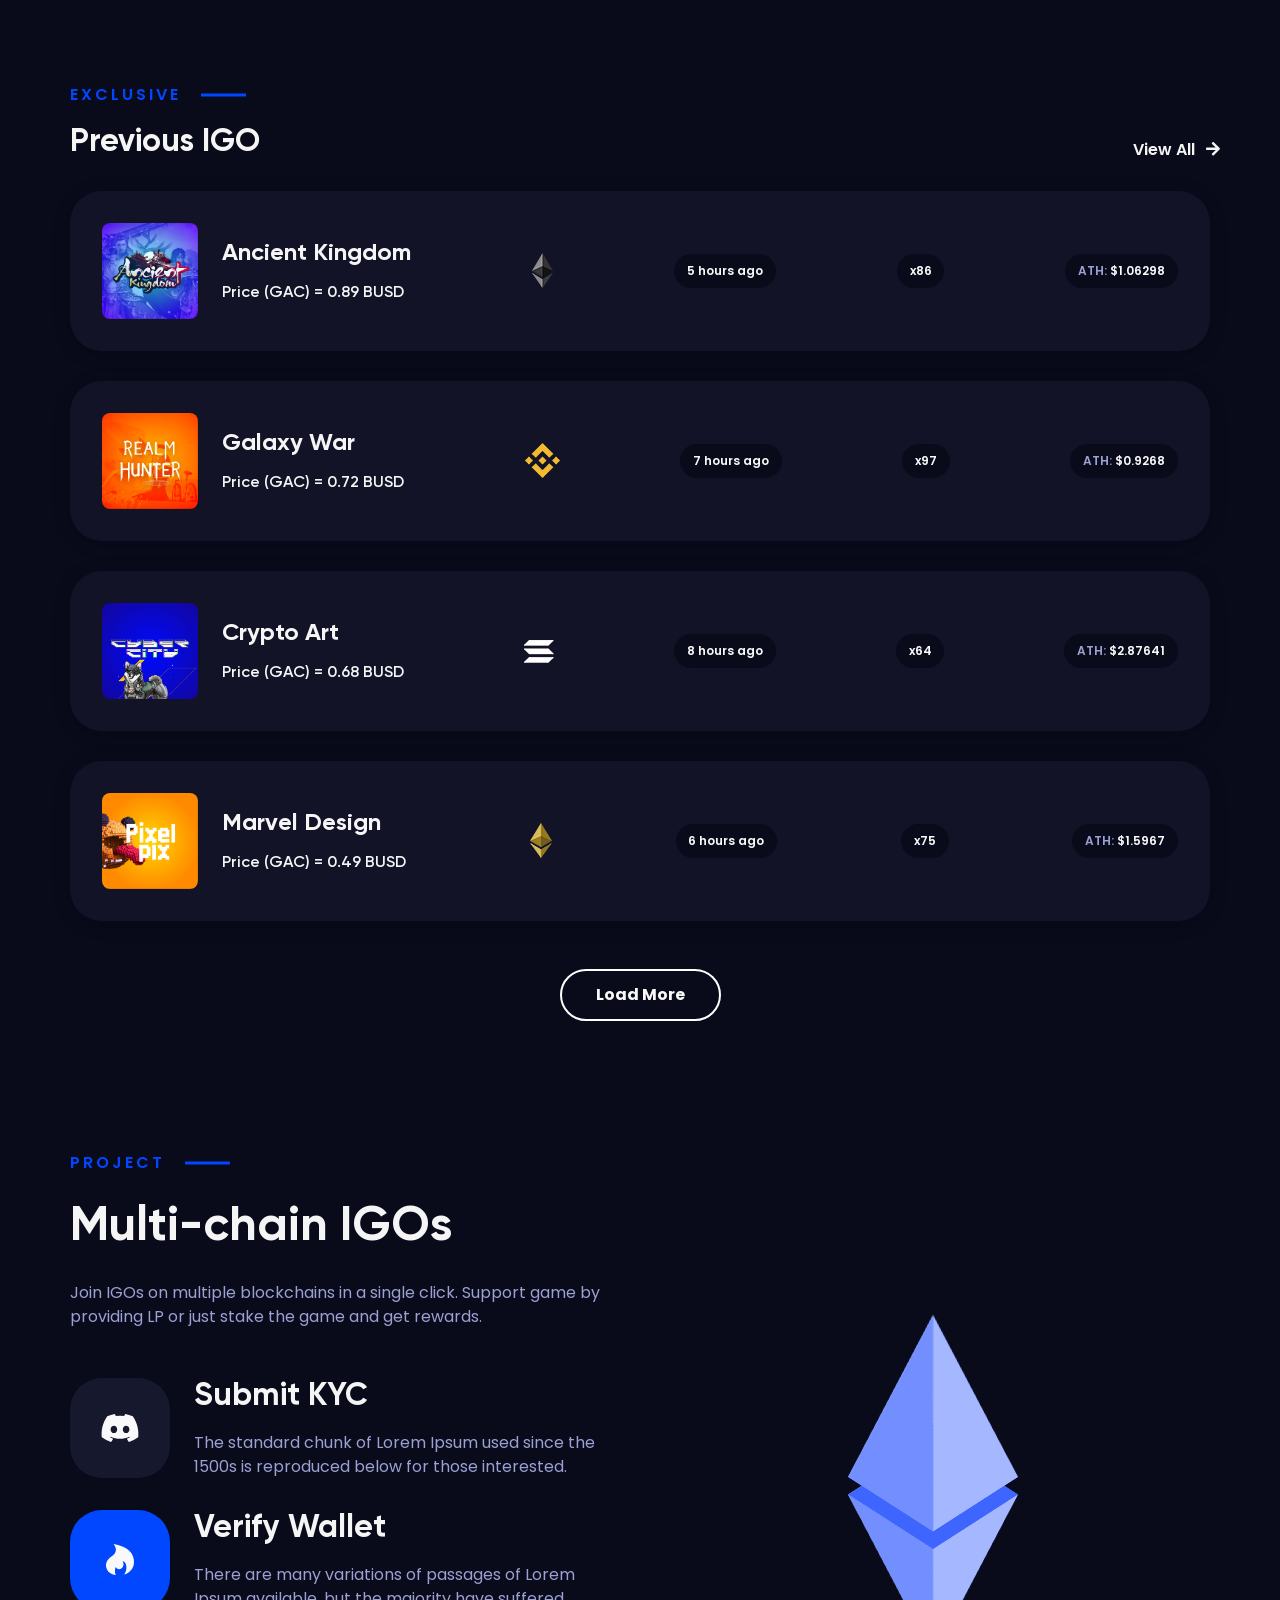
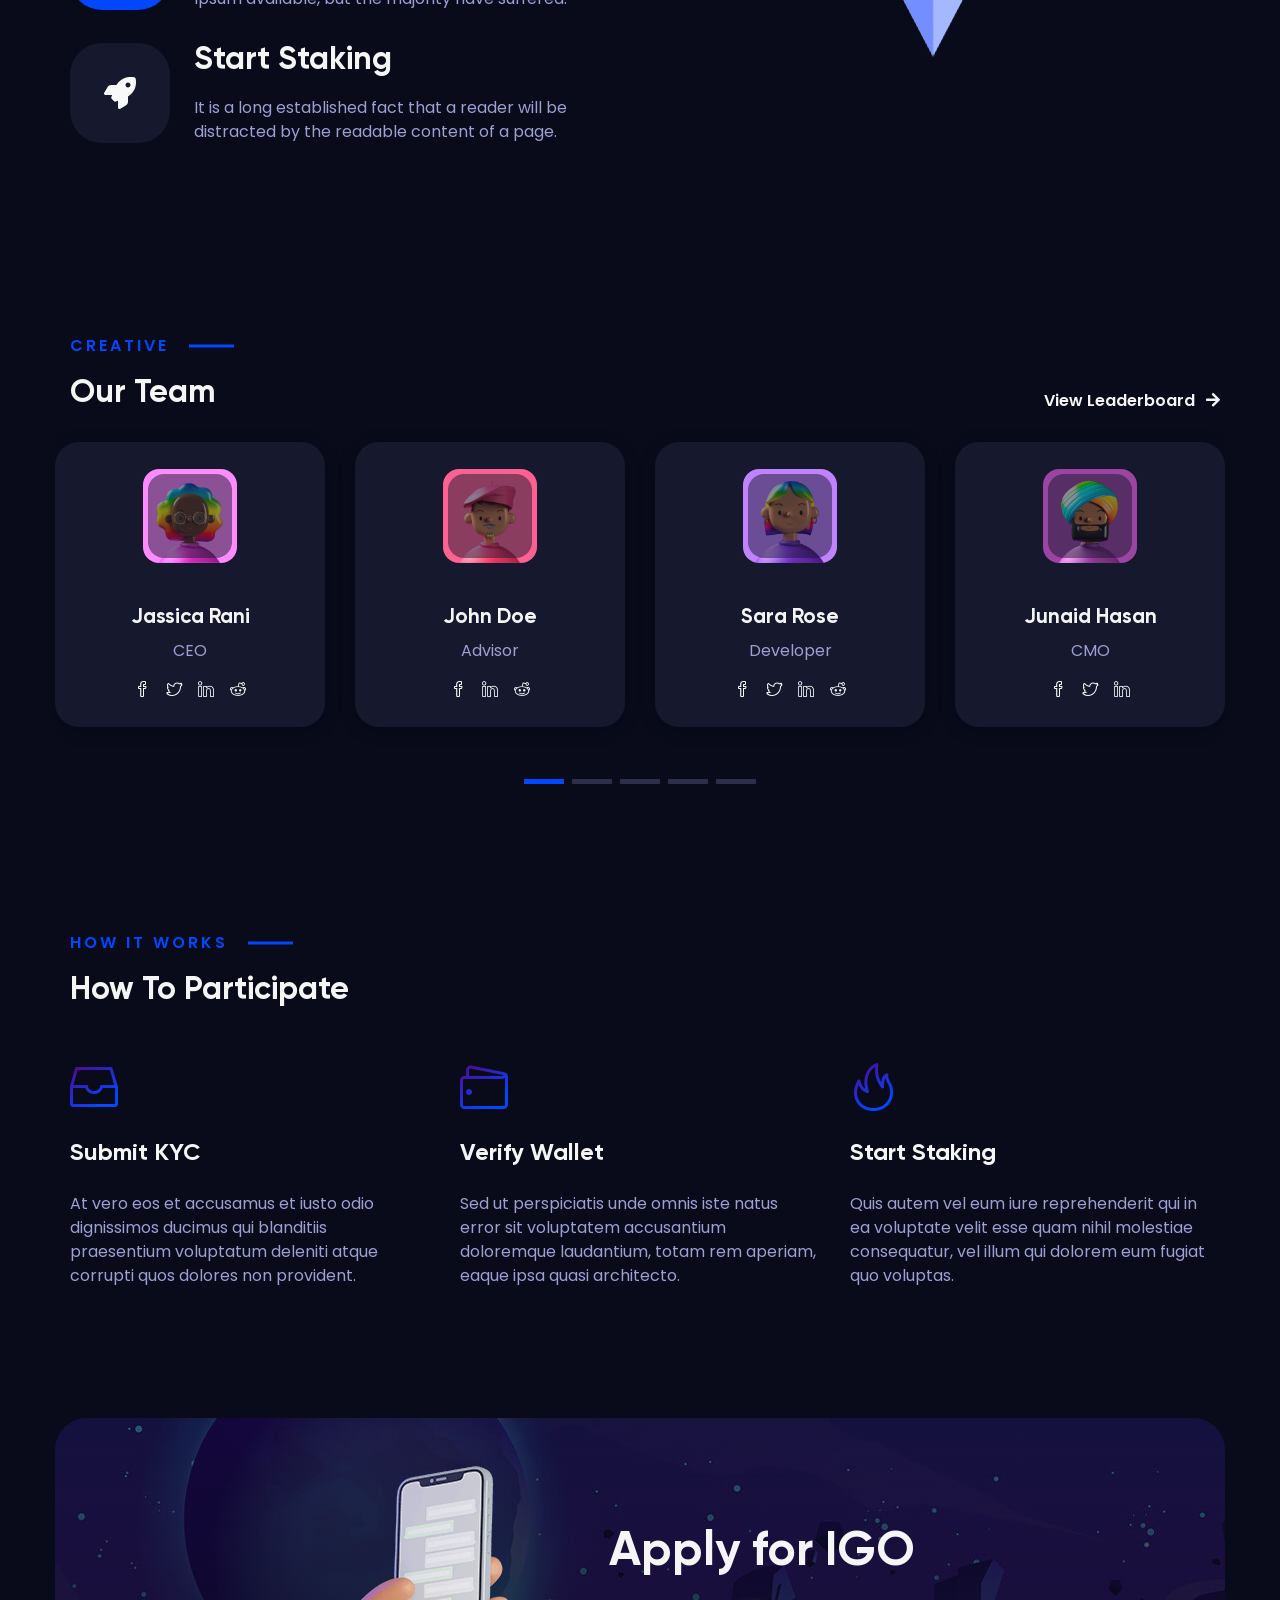
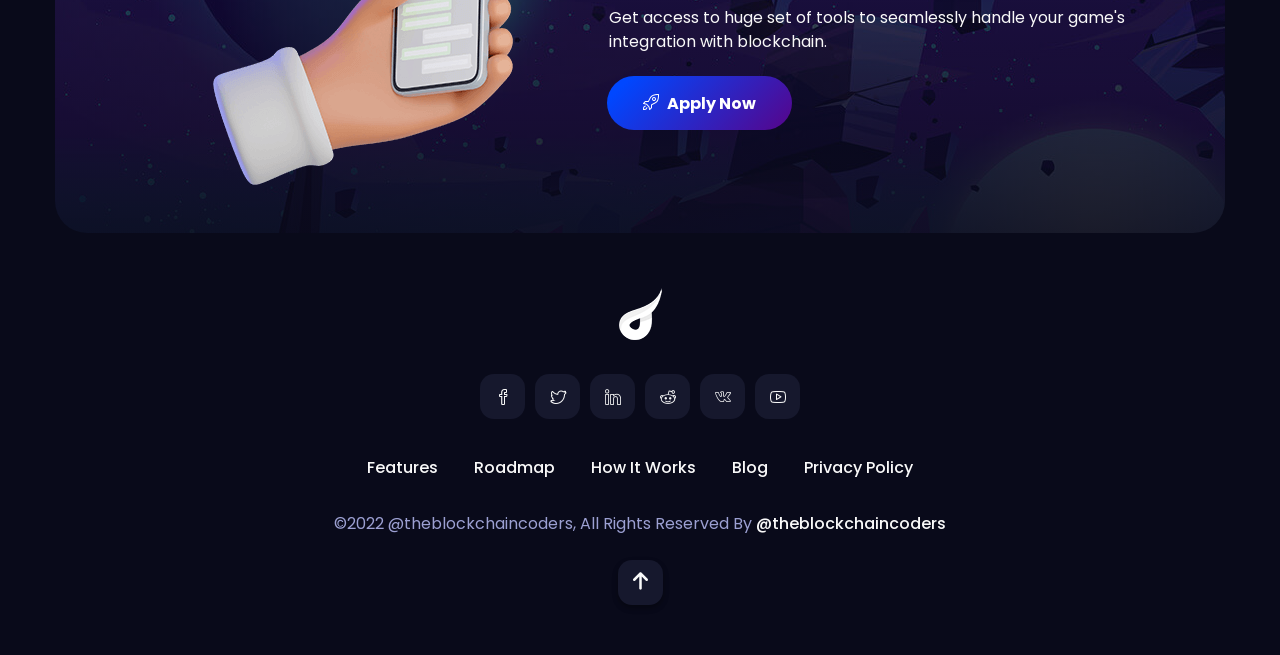
<file: stacking-template/index.html>
<!DOCTYPE html>
<html class="no-js" lang="en">
  <head>
    <meta charset="UTF-8" />
    <meta name="description" content="" />
    <meta http-equiv="X-UA-Compatible" content="IE=edge" />
    <meta
      name="viewport"
      content="width=device-width, initial-scale=1, shrink-to-fit=no"
    />
    <!-- The above 4 meta tags *must* come first in the head; any other head content must come *after* these tags -->

    <!-- Title  -->
    <title>Agrichainx Launchpool and DeFi staking </title>

    <!-- Favicon  -->
    <link rel="icon" href="assets/img/favicon.png" />

    <!-- ***** All CSS Files ***** -->

    <!-- Style css -->
    <link rel="stylesheet" href="assets/css/style.css" />
  </head>

  <body>
    <!--====== Preloader Area Start ======-->
    <div id="gameon-preloader" class="gameon-preloader">
      <!-- Preloader Animation -->
      <div class="preloader-animation">
        <!-- Spinner -->
        <div class="spinner"></div>
        <p class="fw-5 text-center text-uppercase">Loading</p>
      </div>
      <!-- Loader Animation -->
      <div class="loader-animation">
        <div class="row h-100">
          <!-- Single Loader -->
          <div class="col-3 single-loader p-0">
            <div class="loader-bg"></div>
          </div>
          <!-- Single Loader -->
          <div class="col-3 single-loader p-0">
            <div class="loader-bg"></div>
          </div>
          <!-- Single Loader -->
          <div class="col-3 single-loader p-0">
            <div class="loader-bg"></div>
          </div>
          <!-- Single Loader -->
          <div class="col-3 single-loader p-0">
            <div class="loader-bg"></div>
          </div>
        </div>
      </div>
    </div>
    <!--====== Preloader Area End ======-->

    <div class="main">
      <!-- ***** Header Start ***** -->
      <header id="header">
        <!-- Navbar -->
        <nav
          data-aos="zoom-out"
          data-aos-delay="800"
          class="navbar gameon-navbar navbar-expand"
        >
          <div class="container header">
            <!-- Logo -->
            <a class="navbar-brand" href="index.html">
              <img src="assets/img/logo/logo.png" alt="Brand Logo" />
            </a>

            <div class="ml-auto"></div>

            <!-- Navbar Nav -->
            <ul class="navbar-nav items mx-auto">
              <li class="nav-item active">
                <a href="index.html" class="nav-link active">Home</a>
              </li>
              <li class="nav-item dropdown">
                <a href="#" class="nav-link"
                  >Projects <i class="icon-arrow-down"></i
                ></a>
                <ul class="dropdown-menu">
                  <li class="nav-item">
                    <a href="project-1.html" class="nav-link"
                      >Project Style 1</a
                    >
                  </li>
                  <li class="nav-item">
                    <a href="project-2.html" class="nav-link"
                      >Project Style 2</a
                    >
                  </li>
                  <li class="nav-item">
                    <a href="project-3.html" class="nav-link"
                      >Project Style 3</a
                    >
                  </li>
                  <li class="nav-item">
                    <a href="project-4.html" class="nav-link"
                      >Project Style 4</a
                    >
                  </li>
                  <li class="nav-item">
                    <a href="project-details.html" class="nav-link"
                      >Project Details</a
                    >
                  </li>
                </ul>
              </li>
              <li class="nav-item dropdown">
                <a href="#" class="nav-link"
                  >Staking <i class="icon-arrow-down"></i
                ></a>
                <ul class="dropdown-menu">
                  <li class="nav-item">
                    <a href="staking-1.html" class="nav-link"
                      >Staking Style 1</a
                    >
                  </li>
                  <li class="nav-item">
                    <a href="staking-2.html" class="nav-link"
                      >Staking Style 2</a
                    >
                  </li>
                </ul>
              </li>
              <li class="nav-item dropdown">
                <a href="#" class="nav-link"
                  >Pages <i class="icon-arrow-down"></i
                ></a>
                <ul class="dropdown-menu">
                  <li class="nav-item">
                    <a href="farming.html" class="nav-link">Farming</a>
                  </li>
                  <li class="nav-item">
                    <a href="leaderboard.html" class="nav-link">Leaderboard</a>
                  </li>
                  <li class="nav-item dropdown">
                    <a href="#" class="nav-link"
                      >Inner Pages <i class="icon-arrow-right"></i
                    ></a>
                    <ul class="dropdown-menu">
                      <li class="nav-item">
                        <a href="apply.html" class="nav-link"
                          >Apply for Project</a
                        >
                      </li>
                      <li class="nav-item">
                        <a href="wallet-connect.html" class="nav-link"
                          >Wallet Connect</a
                        >
                      </li>
                      <li class="nav-item">
                        <a href="help-center.html" class="nav-link"
                          >Help Center</a
                        >
                      </li>
                      <li class="nav-item">
                        <a href="contact.html" class="nav-link">Contact</a>
                      </li>
                    </ul>
                  </li>
                  <li class="nav-item dropdown">
                    <a href="#" class="nav-link"
                      >Auth Pages <i class="icon-arrow-right"></i
                    ></a>
                    <ul class="dropdown-menu">
                      <li class="nav-item">
                        <a href="login.html" class="nav-link">Login</a>
                      </li>
                      <li class="nav-item">
                        <a href="register.html" class="nav-link">Register</a>
                      </li>
                      <li class="nav-item">
                        <a href="reset.html" class="nav-link"
                          >Forgot Password</a
                        >
                      </li>
                    </ul>
                  </li>
                  <li class="nav-item">
                    <a href="tokenomics.html" class="nav-link">Tokenomics</a>
                  </li>
                  <li class="nav-item">
                    <a href="tier-system.html" class="nav-link">Tier System</a>
                  </li>
                  <li class="nav-item dropdown">
                    <a href="#" class="nav-link"
                      >Community <i class="icon-arrow-right"></i
                    ></a>
                    <ul class="dropdown-menu">
                      <li class="nav-item">
                        <a href="blog.html" class="nav-link">Blog</a>
                      </li>
                      <li class="nav-item">
                        <a href="blog-single.html" class="nav-link"
                          >Blog Single</a
                        >
                      </li>
                    </ul>
                  </li>
                </ul>
              </li>
              <li class="nav-item">
                <a href="contact.html" class="nav-link">Contact</a>
              </li>
            </ul>

            <!-- Navbar Icons -->
            <ul class="navbar-nav icons">
              <li class="nav-item">
                <a
                  href="#"
                  class="nav-link"
                  data-toggle="modal"
                  data-target="#search"
                >
                  <i class="icon-magnifier"></i>
                </a>
              </li>
            </ul>

            <!-- Navbar Toggler -->
            <ul class="navbar-nav toggle">
              <li class="nav-item">
                <a
                  href="#"
                  class="nav-link"
                  data-toggle="modal"
                  data-target="#menu"
                >
                  <i class="icon-menu m-0"></i>
                </a>
              </li>
            </ul>

            <!-- Navbar Action Button -->
            <ul class="navbar-nav action">
              <li class="nav-item ml-2">
                <a
                  href="wallet-connect.html"
                  class="btn ml-lg-auto btn-bordered-white"
                  ><i class="icon-wallet mr-md-2"></i>Wallet Connect</a
                >
              </li>
            </ul>
          </div>
        </nav>
      </header>
      <!-- ***** Header End ***** -->

      <!-- ***** Hero Area Start ***** -->
      <section class="hero-section">
        <div class="container">
          <div class="row align-items-center justify-content-center">
            <div class="col-12 col-md-6 col-lg-9 text-center">
              <!-- Hero Content -->
              <div class="hero-content">
                <div class="intro text-center mb-5">
                  <span class="intro-text">GameOn</span>
                  <h1 class="mt-4">
                    Agrichainx Launchpool and DeFi staking.
                  </h1>
                  <p>
                    Agrichainx launchpool is a non-custodial platform that lets you effortlessly stake AGX, AGXT & USDT tokens without the risks of centralized staking to provide attractive returns, profitable staking APR and complete safety.
                  </p>
                </div>
                <!-- Buttons -->
                <div class="button-group">
                  <p>Buy AGX/AGXT/USDT</p>
                  <a
                    class="btn btn-bordered active smooth-anchor"
                    href="#explore"
                    ><i class="icon-rocket mr-2"></i>Explore IGOs</a
                  >
                  <a class="btn btn-bordered-white" href="apply.html"
                    ><i class="icon-note mr-2"></i>Apply Now</a
                  >
                </div>
              </div>
            </div>
          </div>
        </div>
      </section>
      <!-- ***** Hero Area End ***** -->

      <!-- ***** Project Area Start ***** -->
      <section id="explore" class="project-area">
        <div class="container">
          <div class="row">
            <div class="col-12">
              <!-- Intro -->
              <div
                class="intro d-flex justify-content-between align-items-end m-0"
              >
                <div class="intro-content">
                  <span class="intro-text">Project</span>
                  <h3 class="mt-3 mb-0">Upcoming IGOs</h3>
                </div>
                <div class="intro-btn">
                  <a class="btn content-btn" href="project-2.html">View More</a>
                </div>
              </div>
            </div>
          </div>
          <div class="project-slides">
            <div class="swiper-container slider-mid items">
              <div class="swiper-wrapper">
                <!-- Single Slide -->
                <div class="swiper-slide item">
                  <div class="card project-card">
                    <div class="media">
                      <a href="project-details.html">
                        <img
                          class="card-img-top avatar-max-lg"
                          src="assets/img/content/thumb_1.png"
                          alt=""
                        />
                      </a>
                      <div class="media-body ml-4">
                        <a href="project-details.html">
                          <h4 class="m-0">Metaverse 3D</h4>
                        </a>
                        <div class="countdown-times">
                          <h6 class="my-2">Registration in:</h6>
                          <div
                            class="countdown d-flex"
                            data-date="2022-06-30"
                          ></div>
                        </div>
                      </div>
                    </div>
                    <!-- Project Body -->
                    <div class="card-body">
                      <div class="items">
                        <!-- Single Item -->
                        <div class="single-item">
                          <span>Total raise</span>
                          <span>100k</span>
                        </div>
                        <!-- Single Item -->
                        <div class="single-item">
                          <span>Valu</span>
                          <span>2.8M</span>
                        </div>
                        <!-- Single Item -->
                        <div class="single-item">
                          <span>Min allo</span>
                          <span>$0</span>
                        </div>
                      </div>
                      <div class="item-progress">
                        <div class="progress mt-4 mt-md-5">
                          <div
                            class="progress-bar"
                            role="progressbar"
                            style="width: 25%"
                            aria-valuenow="25"
                            aria-valuemin="0"
                            aria-valuemax="100"
                          >
                            25%
                          </div>
                        </div>
                        <div
                          class="progress-sale d-flex justify-content-between mt-3"
                        >
                          <span>0/100,069 MECHA</span>
                          <span>0 BUSD</span>
                        </div>
                      </div>
                    </div>
                    <!-- Project Footer -->
                    <div
                      class="project-footer d-flex align-items-center mt-4 mt-md-5"
                    >
                      <a
                        class="btn btn-bordered-white btn-smaller"
                        href="project-details.html"
                        >Participate</a
                      >
                      <!-- Social Share -->
                      <div class="social-share ml-auto">
                        <ul class="d-flex list-unstyled">
                          <li>
                            <a href="#">
                              <i class="fab fa-twitter"></i>
                            </a>
                          </li>
                          <li>
                            <a href="#">
                              <i class="fab fa-telegram"></i>
                            </a>
                          </li>
                          <li>
                            <a href="#">
                              <i class="fas fa-globe"></i>
                            </a>
                          </li>
                          <li>
                            <a href="#">
                              <i class="fab fa-discord"></i>
                            </a>
                          </li>
                        </ul>
                      </div>
                    </div>
                    <!-- Blockchain Icon -->
                    <div class="blockchain-icon">
                      <img src="assets/img/content/ethereum.png" alt="" />
                    </div>
                  </div>
                </div>
                <!-- Single Slide -->
                <div class="swiper-slide item">
                  <div class="card project-card">
                    <div class="media">
                      <a href="project-details.html">
                        <img
                          class="card-img-top avatar-max-lg"
                          src="assets/img/content/thumb_2.png"
                          alt=""
                        />
                      </a>
                      <div class="media-body ml-4">
                        <a href="project-details.html">
                          <h4 class="m-0">Pixel Pix</h4>
                        </a>
                        <div class="countdown-times">
                          <h6 class="my-2">Registration in:</h6>
                          <div
                            class="countdown d-flex"
                            data-date="2022-04-25"
                          ></div>
                        </div>
                      </div>
                    </div>
                    <!-- Project Body -->
                    <div class="card-body">
                      <div class="items">
                        <!-- Single Item -->
                        <div class="single-item">
                          <span>Total raise</span>
                          <span>85k</span>
                        </div>
                        <!-- Single Item -->
                        <div class="single-item">
                          <span>Valu</span>
                          <span>1.9M</span>
                        </div>
                        <!-- Single Item -->
                        <div class="single-item">
                          <span>Min allo</span>
                          <span>$0</span>
                        </div>
                      </div>
                      <div class="item-progress">
                        <div class="progress mt-4 mt-md-5">
                          <div
                            class="progress-bar"
                            role="progressbar"
                            style="width: 8%"
                            aria-valuenow="8"
                            aria-valuemin="0"
                            aria-valuemax="100"
                          >
                            8%
                          </div>
                        </div>
                        <div
                          class="progress-sale d-flex justify-content-between mt-3"
                        >
                          <span>0/94,752 MECHA</span>
                          <span>0 BUSD</span>
                        </div>
                      </div>
                    </div>
                    <!-- Project Footer -->
                    <div
                      class="project-footer d-flex align-items-center mt-4 mt-md-5"
                    >
                      <a
                        class="btn btn-bordered-white btn-smaller"
                        href="project-details.html"
                        >Participate</a
                      >
                      <!-- Social Share -->
                      <div class="social-share ml-auto">
                        <ul class="d-flex list-unstyled">
                          <li>
                            <a href="#">
                              <i class="fab fa-twitter"></i>
                            </a>
                          </li>
                          <li>
                            <a href="#">
                              <i class="fab fa-telegram"></i>
                            </a>
                          </li>
                          <li>
                            <a href="#">
                              <i class="fas fa-globe"></i>
                            </a>
                          </li>
                          <li>
                            <a href="#">
                              <i class="fab fa-discord"></i>
                            </a>
                          </li>
                        </ul>
                      </div>
                    </div>
                    <!-- Blockchain Icon -->
                    <div class="blockchain-icon">
                      <img src="assets/img/content/binance.png" alt="" />
                    </div>
                  </div>
                </div>
                <!-- Single Slide -->
                <div class="swiper-slide item">
                  <div class="card project-card">
                    <div class="media">
                      <a href="project-details.html">
                        <img
                          class="card-img-top avatar-max-lg"
                          src="assets/img/content/thumb_3.png"
                          alt=""
                        />
                      </a>
                      <div class="media-body ml-4">
                        <a href="project-details.html">
                          <h4 class="m-0">Cyber City</h4>
                        </a>
                        <div class="countdown-times">
                          <h6 class="my-2">Registration in:</h6>
                          <div
                            class="countdown d-flex"
                            data-date="2022-05-18"
                          ></div>
                        </div>
                      </div>
                    </div>
                    <!-- Project Body -->
                    <div class="card-body">
                      <div class="items">
                        <!-- Single Item -->
                        <div class="single-item">
                          <span>Total raise</span>
                          <span>69k</span>
                        </div>
                        <!-- Single Item -->
                        <div class="single-item">
                          <span>Valu</span>
                          <span>3.2M</span>
                        </div>
                        <!-- Single Item -->
                        <div class="single-item">
                          <span>Min allo</span>
                          <span>$0</span>
                        </div>
                      </div>
                      <div class="item-progress">
                        <div class="progress mt-4 mt-md-5">
                          <div
                            class="progress-bar"
                            role="progressbar"
                            style="width: 12%"
                            aria-valuenow="12"
                            aria-valuemin="0"
                            aria-valuemax="100"
                          >
                            12%
                          </div>
                        </div>
                        <div
                          class="progress-sale d-flex justify-content-between mt-3"
                        >
                          <span>0/87,074 MECHA</span>
                          <span>0 BUSD</span>
                        </div>
                      </div>
                    </div>
                    <!-- Project Footer -->
                    <div
                      class="project-footer d-flex align-items-center mt-4 mt-md-5"
                    >
                      <a
                        class="btn btn-bordered-white btn-smaller"
                        href="project-details.html"
                        >Participate</a
                      >
                      <!-- Social Share -->
                      <div class="social-share ml-auto">
                        <ul class="d-flex list-unstyled">
                          <li>
                            <a href="#">
                              <i class="fab fa-twitter"></i>
                            </a>
                          </li>
                          <li>
                            <a href="#">
                              <i class="fab fa-telegram"></i>
                            </a>
                          </li>
                          <li>
                            <a href="#">
                              <i class="fas fa-globe"></i>
                            </a>
                          </li>
                          <li>
                            <a href="#">
                              <i class="fab fa-discord"></i>
                            </a>
                          </li>
                        </ul>
                      </div>
                    </div>
                    <!-- Blockchain Icon -->
                    <div class="blockchain-icon">
                      <img src="assets/img/content/ethereum-gold.png" alt="" />
                    </div>
                  </div>
                </div>
                <!-- Single Slide -->
                <div class="swiper-slide item">
                  <div class="card project-card">
                    <div class="media">
                      <a href="project-details.html">
                        <img
                          class="card-img-top avatar-max-lg"
                          src="assets/img/content/thumb_4.png"
                          alt=""
                        />
                      </a>
                      <div class="media-body ml-4">
                        <a href="project-details.html">
                          <h4 class="m-0">Real Hunter</h4>
                        </a>
                        <div class="countdown-times">
                          <h6 class="my-2">Registration in:</h6>
                          <div
                            class="countdown d-flex"
                            data-date="2022-06-28"
                          ></div>
                        </div>
                      </div>
                    </div>
                    <!-- Project Body -->
                    <div class="card-body">
                      <div class="items">
                        <!-- Single Item -->
                        <div class="single-item">
                          <span>Total raise</span>
                          <span>90k</span>
                        </div>
                        <!-- Single Item -->
                        <div class="single-item">
                          <span>Valu</span>
                          <span>2.6M</span>
                        </div>
                        <!-- Single Item -->
                        <div class="single-item">
                          <span>Min allo</span>
                          <span>$0</span>
                        </div>
                      </div>
                      <div class="item-progress">
                        <div class="progress mt-4 mt-md-5">
                          <div
                            class="progress-bar"
                            role="progressbar"
                            style="width: 27%"
                            aria-valuenow="27"
                            aria-valuemin="0"
                            aria-valuemax="100"
                          >
                            27%
                          </div>
                        </div>
                        <div
                          class="progress-sale d-flex justify-content-between mt-3"
                        >
                          <span>0/532,399 MECHA</span>
                          <span>0 BUSD</span>
                        </div>
                      </div>
                    </div>
                    <!-- Project Footer -->
                    <div
                      class="project-footer d-flex align-items-center mt-4 mt-md-5"
                    >
                      <a
                        class="btn btn-bordered-white btn-smaller"
                        href="project-details.html"
                        >Participate</a
                      >
                      <!-- Social Share -->
                      <div class="social-share ml-auto">
                        <ul class="d-flex list-unstyled">
                          <li>
                            <a href="#">
                              <i class="fab fa-twitter"></i>
                            </a>
                          </li>
                          <li>
                            <a href="#">
                              <i class="fab fa-telegram"></i>
                            </a>
                          </li>
                          <li>
                            <a href="#">
                              <i class="fas fa-globe"></i>
                            </a>
                          </li>
                          <li>
                            <a href="#">
                              <i class="fab fa-discord"></i>
                            </a>
                          </li>
                        </ul>
                      </div>
                    </div>
                    <!-- Blockchain Icon -->
                    <div class="blockchain-icon">
                      <img src="assets/img/content/solana.png" alt="" />
                    </div>
                  </div>
                </div>
                <!-- Single Slide -->
                <div class="swiper-slide item">
                  <div class="card project-card">
                    <div class="media">
                      <a href="project-details.html">
                        <img
                          class="card-img-top avatar-max-lg"
                          src="assets/img/content/thumb_5.png"
                          alt=""
                        />
                      </a>
                      <div class="media-body ml-4">
                        <a href="project-details.html">
                          <h4 class="m-0">BitHotel</h4>
                        </a>
                        <div class="countdown-times">
                          <h6 class="my-2">Registration in:</h6>
                          <div
                            class="countdown d-flex"
                            data-date="2022-06-30"
                          ></div>
                        </div>
                      </div>
                    </div>
                    <!-- Project Body -->
                    <div class="card-body">
                      <div class="items">
                        <!-- Single Item -->
                        <div class="single-item">
                          <span>Total raise</span>
                          <span>120k</span>
                        </div>
                        <!-- Single Item -->
                        <div class="single-item">
                          <span>Valu</span>
                          <span>4.8M</span>
                        </div>
                        <!-- Single Item -->
                        <div class="single-item">
                          <span>Min allo</span>
                          <span>$0</span>
                        </div>
                      </div>
                      <div class="item-progress">
                        <div class="progress mt-4 mt-md-5">
                          <div
                            class="progress-bar"
                            role="progressbar"
                            style="width: 42%"
                            aria-valuenow="42"
                            aria-valuemin="0"
                            aria-valuemax="100"
                          >
                            42%
                          </div>
                        </div>
                        <div
                          class="progress-sale d-flex justify-content-between mt-3"
                        >
                          <span>0/298,064 MECHA</span>
                          <span>0 BUSD</span>
                        </div>
                      </div>
                    </div>
                    <!-- Project Footer -->
                    <div
                      class="project-footer d-flex align-items-center mt-4 mt-md-5"
                    >
                      <a
                        class="btn btn-bordered-white btn-smaller"
                        href="project-details.html"
                        >Participate</a
                      >
                      <!-- Social Share -->
                      <div class="social-share ml-auto">
                        <ul class="d-flex list-unstyled">
                          <li>
                            <a href="#">
                              <i class="fab fa-twitter"></i>
                            </a>
                          </li>
                          <li>
                            <a href="#">
                              <i class="fab fa-telegram"></i>
                            </a>
                          </li>
                          <li>
                            <a href="#">
                              <i class="fas fa-globe"></i>
                            </a>
                          </li>
                          <li>
                            <a href="#">
                              <i class="fab fa-discord"></i>
                            </a>
                          </li>
                        </ul>
                      </div>
                    </div>
                    <!-- Blockchain Icon -->
                    <div class="blockchain-icon">
                      <img src="assets/img/content/ethereum-gold.png" alt="" />
                    </div>
                  </div>
                </div>
              </div>
              <div class="swiper-pagination"></div>
            </div>
          </div>
        </div>
      </section>
      <!-- ***** Project Area End ***** -->

      <!-- ***** Ended Project Area Start ***** -->
      <section class="explore-area prev-project-area load-more p-0">
        <div class="container">
          <div class="row">
            <div class="col-12">
              <!-- Intro -->
              <div
                class="intro d-flex justify-content-between align-items-end m-0"
              >
                <div class="intro-content">
                  <span class="intro-text">Exclusive</span>
                  <h3 class="mt-3 mb-0">Previous IGO</h3>
                </div>
                <div class="intro-btn">
                  <a class="btn content-btn" href="project-4.html">View All</a>
                </div>
              </div>
            </div>
          </div>
          <div class="row items">
            <div class="col-12 item">
              <!-- Project Card -->
              <div class="card project-card prev-project-card">
                <!-- Project Content -->
                <div
                  class="project-content d-md-flex flex-column flex-md-row align-items-center justify-content-md-between"
                >
                  <div
                    class="item-header d-flex align-items-center mb-4 mb-md-0"
                  >
                    <img
                      class="card-img-top avatar-max-lg"
                      src="assets/img/content/thumb_6.png"
                      alt=""
                    />
                    <div class="content ml-4">
                      <h4 class="m-0">Ancient Kingdom</h4>
                      <h6 class="mt-3 mb-0">Price (GAC) = 0.89 BUSD</h6>
                    </div>
                  </div>
                  <div class="blockchain d-inline-block mr-1 mr-md-0">
                    <img src="assets/img/content/ethereum.png" alt="" />
                  </div>
                  <div class="single-item">
                    <span>5 hours ago</span>
                  </div>
                  <div class="single-item d-none d-md-inline-block">
                    <span>x86</span>
                  </div>
                  <div class="single-item">
                    <span>ATH:</span>
                    <span>$1.06298</span>
                  </div>
                </div>
                <a class="project-link" href="project-details.html"></a>
              </div>
            </div>
            <div class="col-12 item">
              <!-- Project Card -->
              <div class="card project-card prev-project-card">
                <!-- Project Content -->
                <div
                  class="project-content d-md-flex flex-column flex-md-row align-items-center justify-content-md-between"
                >
                  <div
                    class="item-header d-flex align-items-center mb-4 mb-md-0"
                  >
                    <img
                      class="card-img-top avatar-max-lg"
                      src="assets/img/content/thumb_7.png"
                      alt=""
                    />
                    <div class="content ml-4">
                      <h4 class="m-0">Galaxy War</h4>
                      <h6 class="mt-3 mb-0">Price (GAC) = 0.72 BUSD</h6>
                    </div>
                  </div>
                  <div class="blockchain d-inline-block mr-1 mr-md-0">
                    <img src="assets/img/content/binance.png" alt="" />
                  </div>
                  <div class="single-item">
                    <span>7 hours ago</span>
                  </div>
                  <div class="single-item d-none d-md-inline-block">
                    <span>x97</span>
                  </div>
                  <div class="single-item">
                    <span>ATH:</span>
                    <span>$0.9268</span>
                  </div>
                </div>
                <a class="project-link" href="project-details.html"></a>
              </div>
            </div>
            <div class="col-12 item">
              <!-- Project Card -->
              <div class="card project-card prev-project-card">
                <!-- Project Content -->
                <div
                  class="project-content d-md-flex flex-column flex-md-row align-items-center justify-content-md-between"
                >
                  <div
                    class="item-header d-flex align-items-center mb-4 mb-md-0"
                  >
                    <img
                      class="card-img-top avatar-max-lg"
                      src="assets/img/content/thumb_8.png"
                      alt=""
                    />
                    <div class="content ml-4">
                      <h4 class="m-0">Crypto Art</h4>
                      <h6 class="mt-3 mb-0">Price (GAC) = 0.68 BUSD</h6>
                    </div>
                  </div>
                  <div class="blockchain d-inline-block mr-1 mr-md-0">
                    <img src="assets/img/content/solana.png" alt="" />
                  </div>
                  <div class="single-item">
                    <span>8 hours ago</span>
                  </div>
                  <div class="single-item d-none d-md-inline-block">
                    <span>x64</span>
                  </div>
                  <div class="single-item">
                    <span>ATH:</span>
                    <span>$2.87641</span>
                  </div>
                </div>
                <a class="project-link" href="project-details.html"></a>
              </div>
            </div>
            <div class="col-12 item">
              <!-- Project Card -->
              <div class="card project-card prev-project-card">
                <!-- Project Content -->
                <div
                  class="project-content d-md-flex flex-column flex-md-row align-items-center justify-content-md-between"
                >
                  <div
                    class="item-header d-flex align-items-center mb-4 mb-md-0"
                  >
                    <img
                      class="card-img-top avatar-max-lg"
                      src="assets/img/content/thumb_9.png"
                      alt=""
                    />
                    <div class="content ml-4">
                      <h4 class="m-0">Marvel Design</h4>
                      <h6 class="mt-3 mb-0">Price (GAC) = 0.49 BUSD</h6>
                    </div>
                  </div>
                  <div class="blockchain d-inline-block mr-1 mr-md-0">
                    <img src="assets/img/content/ethereum-gold.png" alt="" />
                  </div>
                  <div class="single-item">
                    <span>6 hours ago</span>
                  </div>
                  <div class="single-item d-none d-md-inline-block">
                    <span>x75</span>
                  </div>
                  <div class="single-item">
                    <span>ATH:</span>
                    <span>$1.5967</span>
                  </div>
                </div>
                <a class="project-link" href="project-details.html"></a>
              </div>
            </div>
            <div class="col-12 item">
              <!-- Project Card -->
              <div class="card project-card prev-project-card">
                <!-- Project Content -->
                <div
                  class="project-content d-md-flex flex-column flex-md-row align-items-center justify-content-md-between"
                >
                  <div
                    class="item-header d-flex align-items-center mb-4 mb-md-0"
                  >
                    <img
                      class="card-img-top avatar-max-lg"
                      src="assets/img/content/thumb_5.png"
                      alt=""
                    />
                    <div class="content ml-4">
                      <h4 class="m-0">Partial Monk</h4>
                      <h6 class="mt-3 mb-0">Price (GAC) = 0.78 BUSD</h6>
                    </div>
                  </div>
                  <div class="blockchain d-inline-block mr-1 mr-md-0">
                    <img src="assets/img/content/ethereum.png" alt="" />
                  </div>
                  <div class="single-item">
                    <span>9 hours ago</span>
                  </div>
                  <div class="single-item d-none d-md-inline-block">
                    <span>x94</span>
                  </div>
                  <div class="single-item">
                    <span>ATH:</span>
                    <span>$0.43615</span>
                  </div>
                </div>
                <a class="project-link" href="project-details.html"></a>
              </div>
            </div>
          </div>
          <div class="row">
            <div class="col-12 text-center">
              <a
                id="load-btn"
                class="btn btn-bordered-white mt-4 mt-md-5"
                href="#"
                >Load More</a
              >
            </div>
          </div>
        </div>
      </section>
      <!-- ***** Ended Project Area End ***** -->

      <!-- ***** Content Area Start ***** -->
      <section class="content-area">
        <div class="container">
          <div class="row align-items-center">
            <div class="col-12 col-md-6">
              <div class="content intro">
                <span class="intro-text">Project</span>
                <h2>Multi-chain IGOs</h2>
                <p>
                  Join IGOs on multiple blockchains in a single click. Support
                  game by providing LP or just stake the game and get rewards.
                </p>
                <ul class="list-unstyled items mt-5">
                  <li class="item">
                    <!-- Content List -->
                    <div class="content-list d-flex align-items-center">
                      <div class="content-icon">
                        <span>
                          <i class="fa-brands fa-discord"></i>
                        </span>
                      </div>
                      <div class="content-body ml-4">
                        <h3 class="m-0">Submit KYC</h3>
                        <p class="mt-3">
                          The standard chunk of Lorem Ipsum used since the 1500s
                          is reproduced below for those interested.
                        </p>
                      </div>
                    </div>
                  </li>
                  <li class="item">
                    <!-- Content List -->
                    <div class="content-list d-flex align-items-center">
                      <div class="content-icon">
                        <span class="featured">
                          <i class="fa-brands fa-hotjar"></i>
                        </span>
                      </div>
                      <div class="content-body ml-4">
                        <h3 class="m-0">Verify Wallet</h3>
                        <p class="mt-3">
                          There are many variations of passages of Lorem Ipsum
                          available, but the majority have suffered.
                        </p>
                      </div>
                    </div>
                  </li>
                  <li class="item">
                    <!-- Content List -->
                    <div class="content-list d-flex align-items-center">
                      <div class="content-icon">
                        <span>
                          <i class="fa-solid fa-rocket"></i>
                        </span>
                      </div>
                      <div class="content-body ml-4">
                        <h3 class="m-0">Start Staking</h3>
                        <p class="mt-3">
                          It is a long established fact that a reader will be
                          distracted by the readable content of a page.
                        </p>
                      </div>
                    </div>
                  </li>
                </ul>
              </div>
            </div>
            <div class="col-12 col-md-6">
              <!-- Blockchain Animation -->
              <div class="wrapper-animation d-none d-md-block">
                <div class="blockchain-wrapper">
                  <div class="pyramid">
                    <div class="square">
                      <div class="triangle"></div>
                      <div class="triangle"></div>
                      <div class="triangle"></div>
                      <div class="triangle"></div>
                    </div>
                  </div>
                  <div class="pyramid inverse">
                    <div class="square">
                      <div class="triangle"></div>
                      <div class="triangle"></div>
                      <div class="triangle"></div>
                      <div class="triangle"></div>
                    </div>
                  </div>
                </div>
              </div>
            </div>
          </div>
        </div>
      </section>
      <!-- ***** Content Area End ***** -->

      <!-- ***** Team Area Start ***** -->
      <section class="team-area p-0">
        <div class="container">
          <div class="row">
            <div class="col-12">
              <!-- Intro -->
              <div
                class="intro d-flex justify-content-between align-items-end m-0"
              >
                <div class="intro-content">
                  <span class="intro-text">Creative</span>
                  <h3 class="mt-3 mb-0">Our Team</h3>
                </div>
                <div class="intro-btn">
                  <a class="btn content-btn" href="leaderboard.html"
                    >View Leaderboard</a
                  >
                </div>
              </div>
            </div>
          </div>
          <div class="team-slides">
            <div class="swiper-container slider-min items">
              <div class="swiper-wrapper">
                <!-- Single Slide -->
                <div class="swiper-slide item">
                  <!-- Team Card -->
                  <div class="card team-card text-center">
                    <a
                      class="team-photo d-inline-block"
                      href="leaderboard.html"
                    >
                      <img
                        class="mx-auto"
                        src="assets/img/content/team_1.png"
                        alt=""
                      />
                    </a>
                    <!-- Team Content -->
                    <div class="team-content mt-3">
                      <a href="leaderboard.html">
                        <h4 class="mb-0">Jassica Rani</h4>
                      </a>
                      <span class="d-inline-block mt-2 mb-3">CEO</span>
                      <!-- Social Share -->
                      <div class="social-share">
                        <ul class="d-flex justify-content-center list-unstyled">
                          <li>
                            <a href="#">
                              <i class="icon-social-facebook"></i>
                            </a>
                          </li>
                          <li>
                            <a href="#">
                              <i class="icon-social-twitter"></i>
                            </a>
                          </li>
                          <li>
                            <a href="#">
                              <i class="icon-social-linkedin"></i>
                            </a>
                          </li>
                          <li>
                            <a href="#">
                              <i class="icon-social-reddit"></i>
                            </a>
                          </li>
                        </ul>
                      </div>
                    </div>
                  </div>
                </div>
                <!-- Single Slide -->
                <div class="swiper-slide item">
                  <!-- Team Card -->
                  <div class="card team-card text-center">
                    <a
                      class="team-photo d-inline-block"
                      href="leaderboard.html"
                    >
                      <img
                        class="mx-auto"
                        src="assets/img/content/team_2.png"
                        alt=""
                      />
                    </a>
                    <!-- Team Content -->
                    <div class="team-content mt-3">
                      <a href="leaderboard.html">
                        <h4 class="mb-0">John Doe</h4>
                      </a>
                      <span class="d-inline-block mt-2 mb-3">Advisor</span>
                      <!-- Social Share -->
                      <div class="social-share">
                        <ul class="d-flex justify-content-center list-unstyled">
                          <li>
                            <a href="#">
                              <i class="icon-social-facebook"></i>
                            </a>
                          </li>
                          <li>
                            <a href="#">
                              <i class="icon-social-linkedin"></i>
                            </a>
                          </li>
                          <li>
                            <a href="#">
                              <i class="icon-social-reddit"></i>
                            </a>
                          </li>
                        </ul>
                      </div>
                    </div>
                  </div>
                </div>
                <!-- Single Slide -->
                <div class="swiper-slide item">
                  <!-- Team Card -->
                  <div class="card team-card text-center">
                    <a
                      class="team-photo d-inline-block"
                      href="leaderboard.html"
                    >
                      <img
                        class="mx-auto"
                        src="assets/img/content/team_3.png"
                        alt=""
                      />
                    </a>
                    <!-- Team Content -->
                    <div class="team-content mt-3">
                      <a href="leaderboard.html">
                        <h4 class="mb-0">Sara Rose</h4>
                      </a>
                      <span class="d-inline-block mt-2 mb-3">Developer</span>
                      <!-- Social Share -->
                      <div class="social-share">
                        <ul class="d-flex justify-content-center list-unstyled">
                          <li>
                            <a href="#">
                              <i class="icon-social-facebook"></i>
                            </a>
                          </li>
                          <li>
                            <a href="#">
                              <i class="icon-social-twitter"></i>
                            </a>
                          </li>
                          <li>
                            <a href="#">
                              <i class="icon-social-linkedin"></i>
                            </a>
                          </li>
                          <li>
                            <a href="#">
                              <i class="icon-social-reddit"></i>
                            </a>
                          </li>
                        </ul>
                      </div>
                    </div>
                  </div>
                </div>
                <!-- Single Slide -->
                <div class="swiper-slide item">
                  <!-- Team Card -->
                  <div class="card team-card text-center">
                    <a
                      class="team-photo d-inline-block"
                      href="leaderboard.html"
                    >
                      <img
                        class="mx-auto"
                        src="assets/img/content/team_4.png"
                        alt=""
                      />
                    </a>
                    <!-- Team Content -->
                    <div class="team-content mt-3">
                      <a href="leaderboard.html">
                        <h4 class="mb-0">Junaid Hasan</h4>
                      </a>
                      <span class="d-inline-block mt-2 mb-3">CMO</span>
                      <!-- Social Share -->
                      <div class="social-share">
                        <ul class="d-flex justify-content-center list-unstyled">
                          <li>
                            <a href="#">
                              <i class="icon-social-facebook"></i>
                            </a>
                          </li>
                          <li>
                            <a href="#">
                              <i class="icon-social-twitter"></i>
                            </a>
                          </li>
                          <li>
                            <a href="#">
                              <i class="icon-social-linkedin"></i>
                            </a>
                          </li>
                        </ul>
                      </div>
                    </div>
                  </div>
                </div>
                <!-- Single Slide -->
                <div class="swiper-slide item">
                  <!-- Team Card -->
                  <div class="card team-card text-center">
                    <a
                      class="team-photo d-inline-block"
                      href="leaderboard.html"
                    >
                      <img
                        class="mx-auto"
                        src="assets/img/content/team_5.png"
                        alt=""
                      />
                    </a>
                    <!-- Team Content -->
                    <div class="team-content mt-3">
                      <a href="leaderboard.html">
                        <h4 class="mb-0">Arham Hasan</h4>
                      </a>
                      <span class="d-inline-block mt-2 mb-3">Analyst</span>
                      <!-- Social Share -->
                      <div class="social-share">
                        <ul class="d-flex justify-content-center list-unstyled">
                          <li>
                            <a href="#">
                              <i class="icon-social-twitter"></i>
                            </a>
                          </li>
                          <li>
                            <a href="#">
                              <i class="icon-social-linkedin"></i>
                            </a>
                          </li>
                        </ul>
                      </div>
                    </div>
                  </div>
                </div>
              </div>
              <div class="swiper-pagination"></div>
            </div>
          </div>
        </div>
      </section>
      <!-- ***** Team Area End ***** -->

      <!-- ***** Work Area Start ***** -->
      <section class="work-area">
        <div class="container">
          <div class="row">
            <div class="col-12">
              <!-- Intro -->
              <div
                class="intro d-flex justify-content-between align-items-end mb-4"
              >
                <div class="intro-content">
                  <span class="intro-text">How It Works</span>
                  <h3 class="mt-3 mb-0">How To Participate</h3>
                </div>
              </div>
            </div>
          </div>
          <div class="row items">
            <div class="col-12 col-sm-6 col-lg-4 item">
              <!-- Single Work -->
              <div class="single-work">
                <i class="icons icon-drawer text-effect"></i>
                <h4>Submit KYC</h4>
                <p>
                  At vero eos et accusamus et iusto odio dignissimos ducimus qui
                  blanditiis praesentium voluptatum deleniti atque corrupti quos
                  dolores non provident.
                </p>
              </div>
            </div>
            <div class="col-12 col-sm-6 col-lg-4 item">
              <!-- Single Work -->
              <div class="single-work">
                <i class="icons icon-wallet text-effect"></i>
                <h4>Verify Wallet</h4>
                <p>
                  Sed ut perspiciatis unde omnis iste natus error sit voluptatem
                  accusantium doloremque laudantium, totam rem aperiam, eaque
                  ipsa quasi architecto.
                </p>
              </div>
            </div>
            <div class="col-12 col-sm-6 col-lg-4 item">
              <!-- Single Work -->
              <div class="single-work">
                <i class="icons icon-fire text-effect"></i>
                <h4>Start Staking</h4>
                <p>
                  Quis autem vel eum iure reprehenderit qui in ea voluptate
                  velit esse quam nihil molestiae consequatur, vel illum qui
                  dolorem eum fugiat quo voluptas.
                </p>
              </div>
            </div>
          </div>
        </div>
      </section>
      <!-- ***** Work Area End ***** -->

      <!-- ***** CTA Area Start ***** -->
      <section class="cta-area p-0">
        <div class="container">
          <div class="row">
            <div class="col-12 card">
              <div class="row align-items-center justify-content-center">
                <div class="col-12 col-md-5 text-center">
                  <img src="assets/img/content/cta_thumb.png" alt="" />
                </div>
                <div class="col-12 col-md-6 mt-4 mt-md-0">
                  <h2 class="m-0">Apply for IGO</h2>
                  <p>
                    Get access to huge set of tools to seamlessly handle your
                    game's integration with blockchain.
                  </p>
                  <a
                    class="btn btn-bordered active d-inline-block"
                    href="apply.html"
                    ><i class="icon-rocket mr-2"></i>Apply Now</a
                  >
                </div>
              </div>
              <a class="cta-link" href="apply.html"></a>
            </div>
          </div>
        </div>
      </section>
      <!-- ***** CTA Area End ***** -->

      <!--====== Footer Area Start ======-->
      <footer class="footer-area">
        <div class="container">
          <div class="row justify-content-center">
            <div class="col-12 col-md-8 text-center">
              <!-- Footer Items -->
              <div class="footer-items">
                <!-- Logo -->
                <a class="navbar-brand" href="index.html">
                  <img src="assets/img/logo/logo.png" alt="" />
                </a>
                <!-- Social Icons -->
                <div class="social-icons d-flex justify-content-center my-4">
                  <a
                    class="facebook"
                    href="https://www.facebook.com/"
                    target="_blank"
                  >
                    <i class="icon-social-facebook"></i>
                    <i class="icon-social-facebook"></i>
                  </a>
                  <a
                    class="twitter"
                    href="https://twitter.com/"
                    target="_blank"
                  >
                    <i class="icon-social-twitter"></i>
                    <i class="icon-social-twitter"></i>
                  </a>
                  <a
                    class="linkedin"
                    href="https://www.linkedin.com/"
                    target="_blank"
                  >
                    <i class="icon-social-linkedin"></i>
                    <i class="icon-social-linkedin"></i>
                  </a>
                  <a
                    class="reddit"
                    href="https://www.reddit.com/"
                    target="_blank"
                  >
                    <i class="icon-social-reddit"></i>
                    <i class="icon-social-reddit"></i>
                  </a>
                  <a
                    class="vkontakte"
                    href="https://discord.com/"
                    target="_blank"
                  >
                    <i class="icon-social-vkontakte"></i>
                    <i class="icon-social-vkontakte"></i>
                  </a>
                  <a
                    class="youtube"
                    href="https://www.youtube.com/"
                    target="_blank"
                  >
                    <i class="icon-social-youtube"></i>
                    <i class="icon-social-youtube"></i>
                  </a>
                </div>
                <ul class="list-inline">
                  <li class="list-inline-item">
                    <a href="tier-system.html">Features</a>
                  </li>
                  <li class="list-inline-item">
                    <a href="tokenomics.html">Roadmap</a>
                  </li>
                  <li class="list-inline-item">
                    <a href="contact.html">How It Works</a>
                  </li>
                  <li class="list-inline-item"><a href="blog.html">Blog</a></li>
                  <li class="list-inline-item">
                    <a href="login.html">Privacy Policy</a>
                  </li>
                </ul>
                <!-- Copyright Area -->
                <div class="copyright-area py-4">
                  &copy;2022 @theblockchaincoders, All Rights Reserved By
                  <a
                    href="https://www.theblockchaincoders.com/SourceCode"
                    target="_blank"
                    >@theblockchaincoders</a
                  >
                </div>
              </div>
              <!-- Scroll To Top -->
              <div id="scroll-to-top" class="scroll-to-top">
                <a href="#header" class="smooth-anchor">
                  <i class="fa-solid fa-arrow-up"></i>
                </a>
              </div>
            </div>
          </div>
        </div>
      </footer>
      <!--====== Footer Area End ======-->

      <!--====== Modal Search Area Start ======-->
      <div id="search" class="modal fade p-0">
        <div class="modal-dialog dialog-animated">
          <div class="modal-content h-100">
            <div class="modal-header" data-dismiss="modal">
              Search <i class="far fa-times-circle icon-close"></i>
            </div>
            <div class="modal-body">
              <form class="row">
                <div class="col-12 align-self-center">
                  <div class="row">
                    <div class="col-12 pb-3">
                      <h2 class="search-title mt-0 mb-3">
                        What are you looking for?
                      </h2>
                      <p>
                        Lorem ipsum dolor sit amet, consectetur adipiscing elit.
                      </p>
                    </div>
                  </div>
                  <div class="row">
                    <div class="col-12 input-group mt-md-4">
                      <input type="text" placeholder="Enter your keywords" />
                    </div>
                  </div>
                  <div class="row">
                    <div class="col-12 input-group align-self-center">
                      <button class="btn btn-bordered-white mt-3">
                        Search
                      </button>
                    </div>
                  </div>
                </div>
              </form>
            </div>
          </div>
        </div>
      </div>
      <!--====== Modal Search Area End ======-->

      <!--====== Modal Responsive Menu Area Start ======-->
      <div id="menu" class="modal fade p-0">
        <div class="modal-dialog dialog-animated">
          <div class="modal-content h-100">
            <div class="modal-header" data-dismiss="modal">
              Menu <i class="far fa-times-circle icon-close"></i>
            </div>
            <div class="menu modal-body">
              <div class="row w-100">
                <div class="items p-0 col-12 text-center"></div>
              </div>
            </div>
          </div>
        </div>
      </div>
      <!--====== Modal Responsive Menu Area End ======-->
    </div>

    <!-- ***** All jQuery Plugins ***** -->

    <!-- jQuery(necessary for all JavaScript plugins) -->
    <script src="assets/js/vendor/jquery.min.js"></script>

    <!-- Bootstrap js -->
    <script src="assets/js/vendor/popper.min.js"></script>
    <script src="assets/js/vendor/bootstrap.min.js"></script>

    <!-- Plugins js -->
    <script src="assets/js/vendor/all.min.js"></script>
    <script src="assets/js/vendor/gallery.min.js"></script>
    <script src="assets/js/vendor/slider.min.js"></script>
    <script src="assets/js/vendor/countdown.min.js"></script>
    <script src="assets/js/vendor/shuffle.min.js"></script>

    <!-- Active js -->
    <script src="assets/js/main.js"></script>
  </body>
</html>
</file>
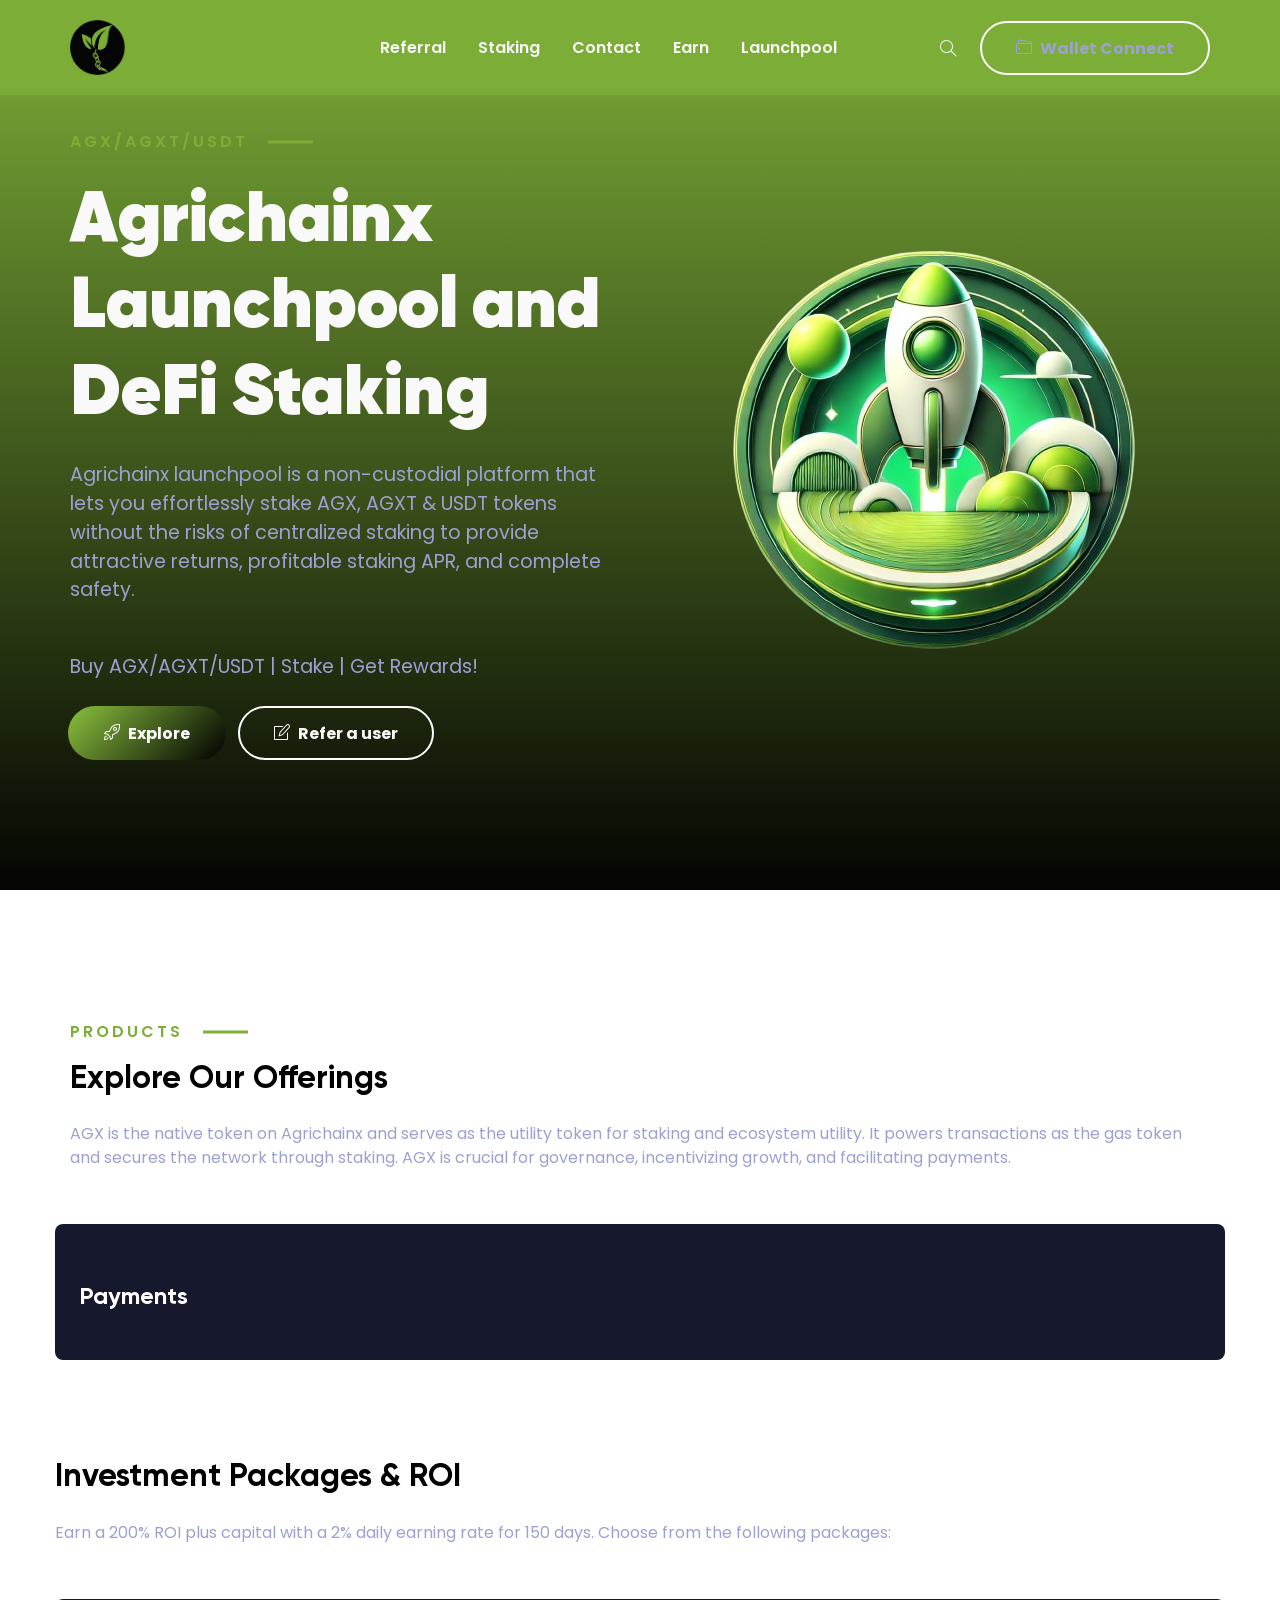
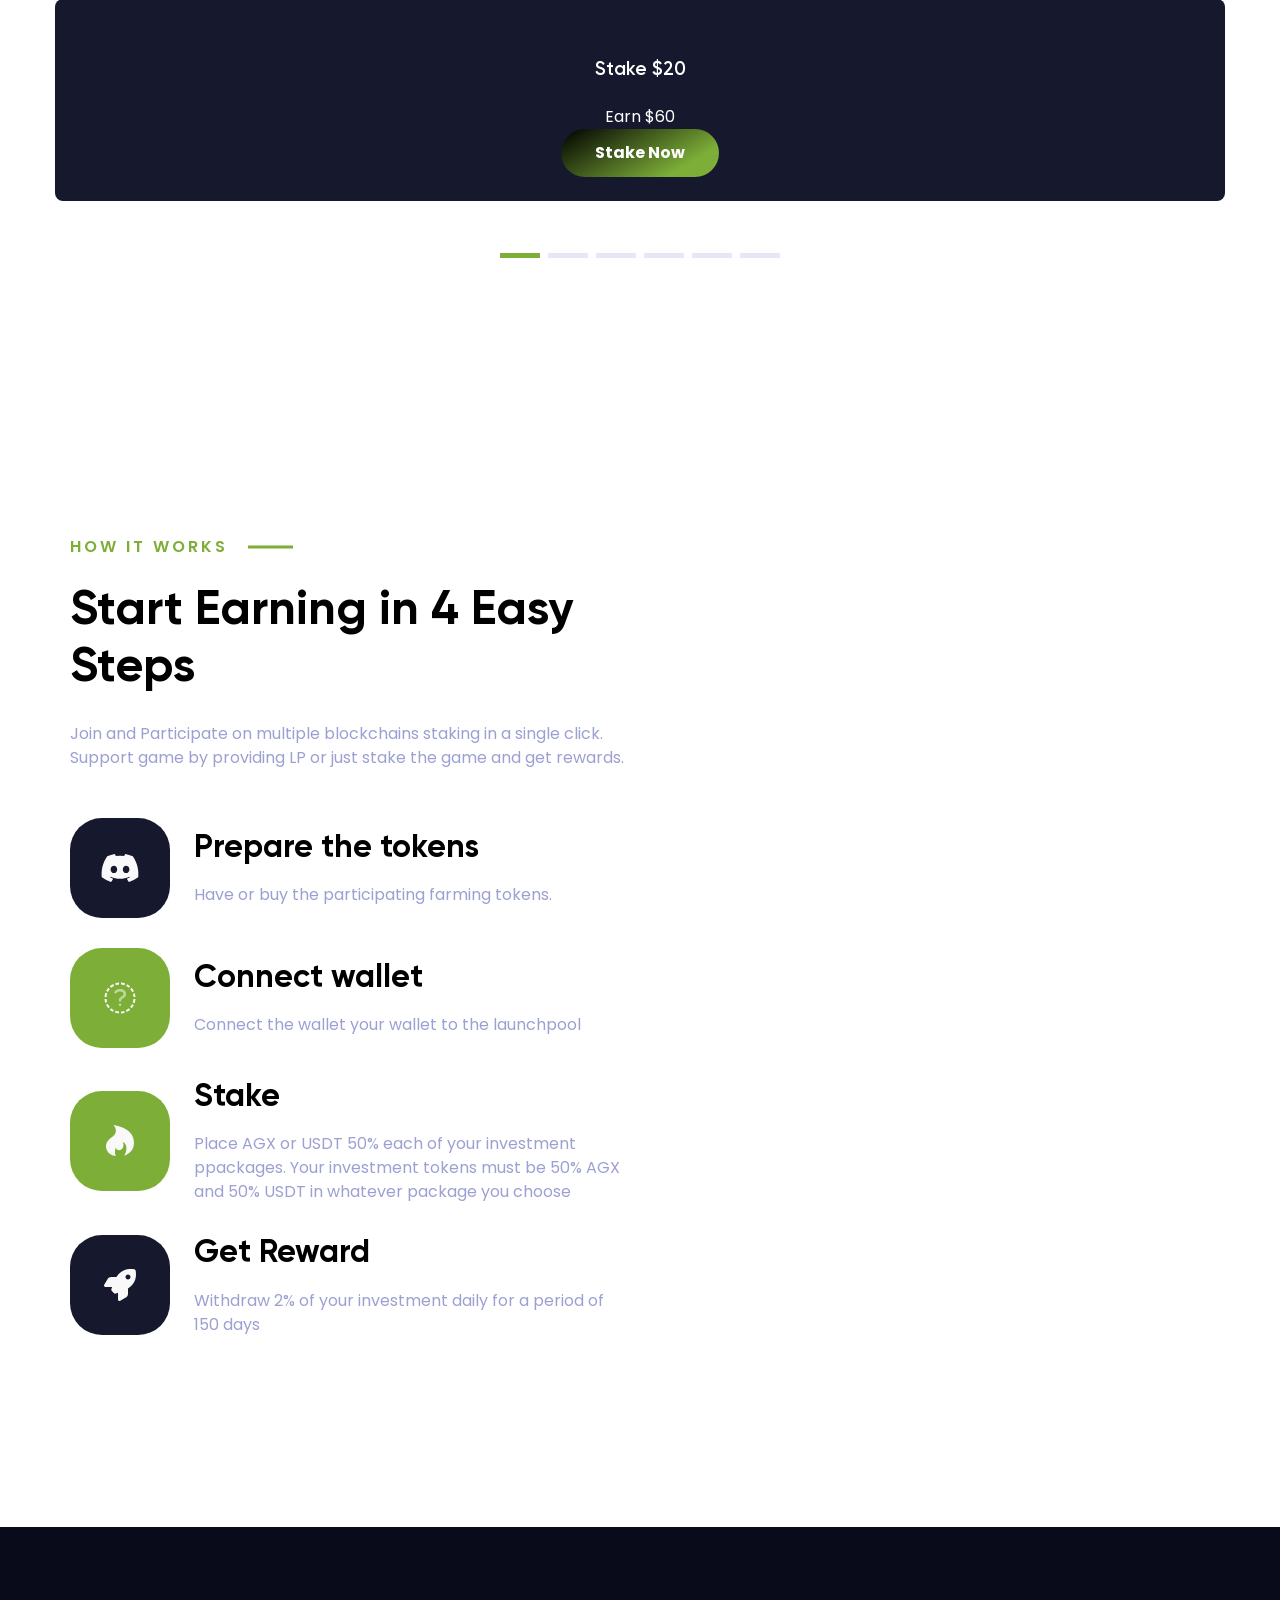
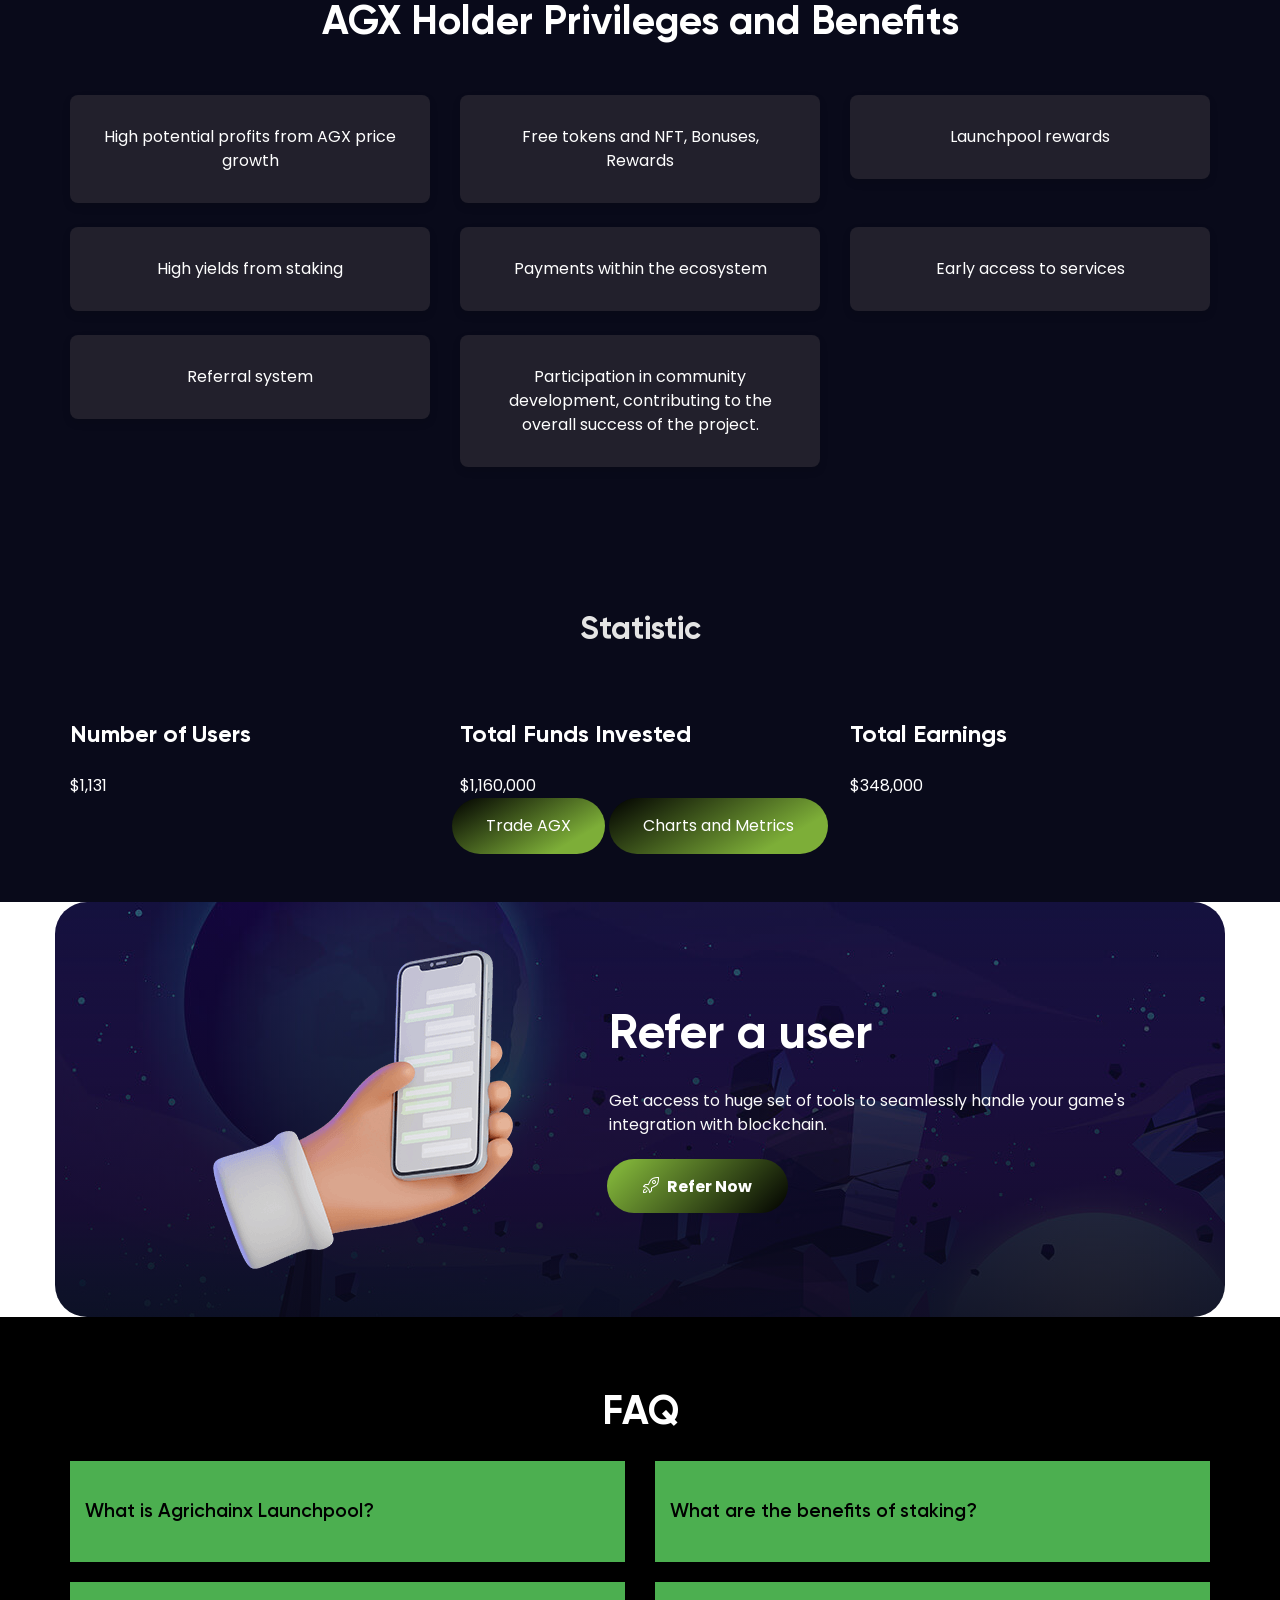
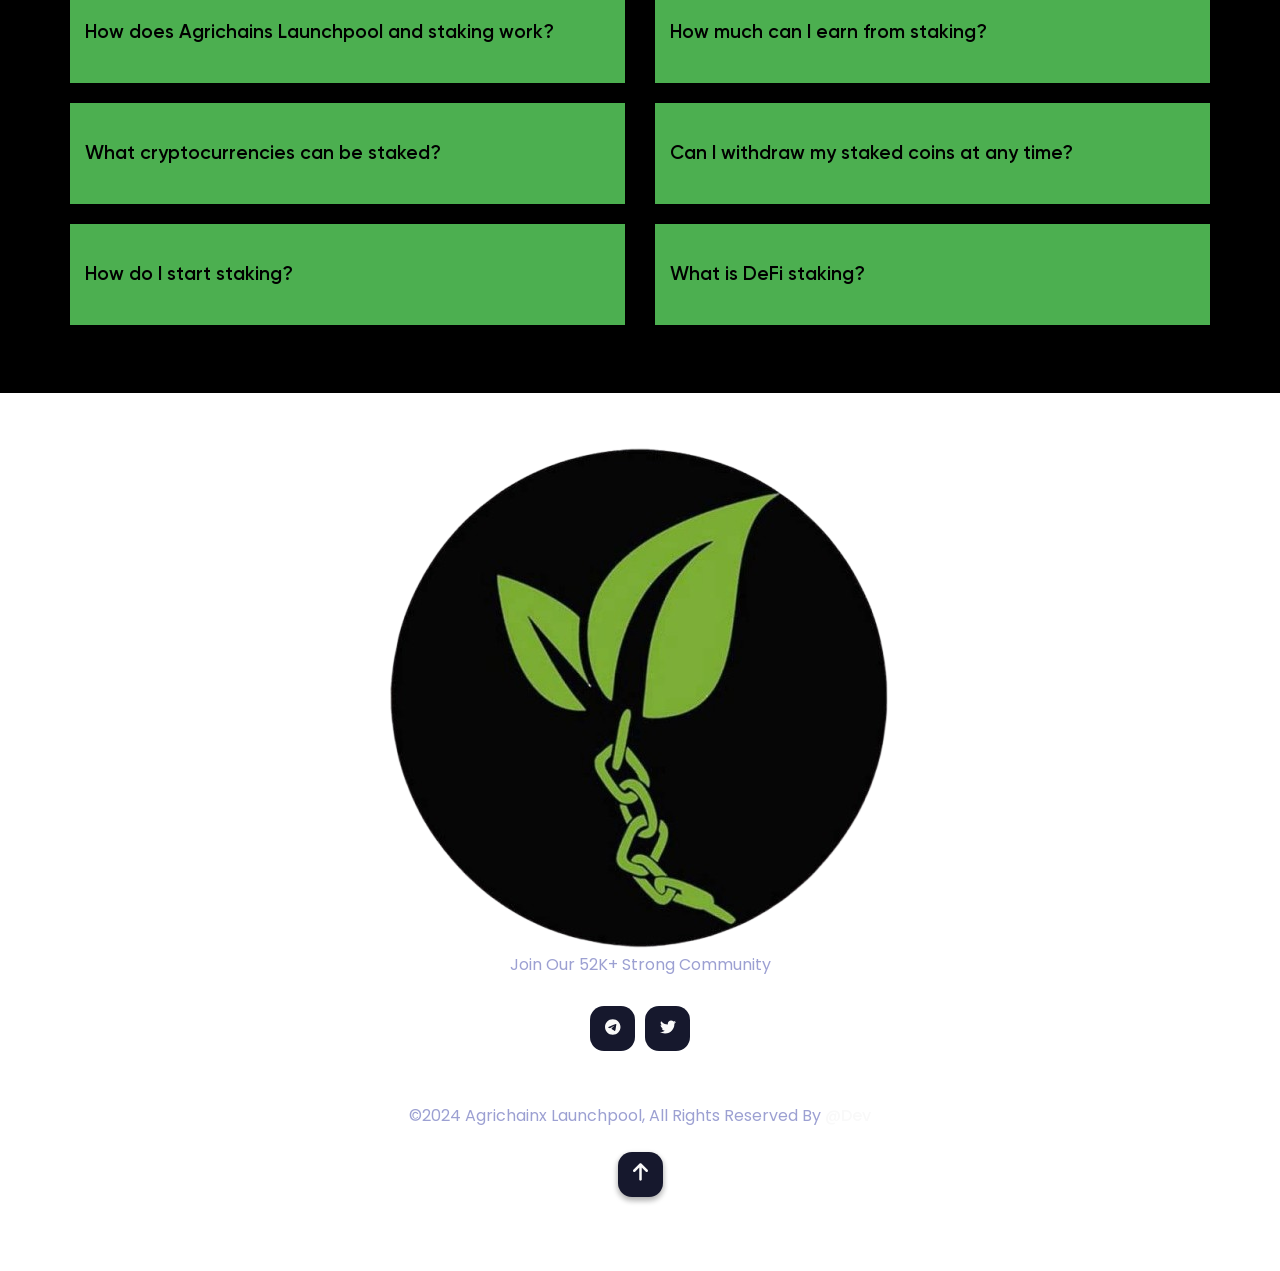
<file: Downloads/staking-daap-final-code/index.html>
<!DOCTYPE html>
<html class="no-js" lang="en">
  <head>
    <meta charset="UTF-8" />
    <meta name="description" content="" />
    <meta http-equiv="X-UA-Compatible" content="IE=edge" />
    <meta
      name="viewport"
      content="width=device-width, initial-scale=1, shrink-to-fit=no"
    />
    <!-- The above 4 meta tags *must* come first in the head; any other head content must come *after* these tags -->

    <!-- Title  -->
    <title>Agrichainx Launchpool and DeFi Staking</title>

    <!-- Favicon  -->
    <link rel="icon" href="assets/img/favicon.png" />

    <!-- ***** All CSS Files ***** -->

    <!-- Style css -->
    <link rel="stylesheet" href="assets/css/style.css" />
  </head>

  <body>
    <!--====== Preloader Area Start ======-->
    <div id="gameon-preloader" class="gameon-preloader">
      <!-- Preloader Animation -->
      <div class="preloader-animation">
        <!-- Spinner -->
        <div class="spinner"></div>
        <p class="fw-5 text-center text-uppercase">Loading</p>
      </div>
      <!-- Loader Animation -->
      <div class="loader-animation">
        <div class="row h-100">
          <!-- Single Loader -->
          <div class="col-3 single-loader p-0">
            <div class="loader-bg"></div>
          </div>
          <!-- Single Loader -->
          <div class="col-3 single-loader p-0">
            <div class="loader-bg"></div>
          </div>
          <!-- Single Loader -->
          <div class="col-3 single-loader p-0">
            <div class="loader-bg"></div>
          </div>
          <!-- Single Loader -->
          <div class="col-3 single-loader p-0">
            <div class="loader-bg"></div>
          </div>
        </div>
      </div>
    </div>
    <!--====== Preloader Area End ======-->

    <div class="main">
      <!-- ***** Header Start ***** -->
      <header id="header">
        <!-- Navbar -->
        <nav
          data-aos="zoom-out"
          data-aos-delay="800"
          class="navbar gameon-navbar navbar-expand"
        >
          <div class="container header">
            <!-- Logo -->
            <a class="navbar-brand" href="index.html">
              <img src="assets/img/logo/logo.png" alt="Brand Logo" />
            </a>

            <div class="ml-auto"></div>

            <!-- Navbar Nav -->
            <ul class="navbar-nav items mx-auto">
              <li class="nav-item active">
                <a href="index.html" class="nav-link active">Home</a>
              </li>

              <li class="nav-item">
                <a href="project-2.html" class="nav-link">Referral</a>
              </li>

              <li class="nav-item">
                <a href="staking-1.html" class="nav-link">Staking</a>
              </li>

              <li class="nav-item">
                <a href="contact.html" class="nav-link">Contact</a>
              </li>
              <li class="nav-item">
                <a href="register.html" class="nav-link">Earn</a>
              </li>
              <li class="nav-item">
                <a href="analytic.html" class="nav-link">Launchpool</a>
              </li>
            </ul>

            <!-- Navbar Icons -->
            <ul class="navbar-nav icons">
              <li class="nav-item">
                <a
                  href="#"
                  class="nav-link"
                  data-toggle="modal"
                  data-target="#search"
                >
                  <i class="icon-magnifier"></i>
                </a>
              </li>
            </ul>

            <!-- Navbar Toggler -->
            <ul class="navbar-nav toggle">
              <li class="nav-item">
                <a
                  href="#"
                  class="nav-link"
                  data-toggle="modal"
                  data-target="#menu"
                >
                  <i class="icon-menu m-0"></i>
                </a>
              </li>
            </ul>

            <!-- Navbar Action Button -->
            <ul class="navbar-nav action">
              <li class="nav-item ml-2">
                <a class="btn ml-lg-auto btn-bordered-white"
                  ><i class="icon-wallet mr-md-2"></i>Wallet Connect</a
                >
              </li>
            </ul>
          </div>
        </nav>
      </header>
      <!-- ***** Header End ***** -->

      <!-- ***** Hero Area Start ***** -->
      <section class="hero-section">
        <div class="container">
          <div class="row align-items-center">
            <!-- Left Column: Text and Buttons -->
            <div class="col-md-6">
              <div class="hero-content">
                <div class="intro mb-5">
                  <span class="intro-text">AGX/AGXT/USDT</span>
                  <h1 class="mt-4">
                    Agrichainx Launchpool and DeFi Staking
                  </h1>
                  <p>
                    Agrichainx launchpool is a non-custodial platform that lets you effortlessly stake AGX, AGXT & USDT tokens without the risks of centralized staking to provide attractive returns, profitable staking APR, and complete safety.
                  </p>
                </div>
                <!-- Buttons -->
                <div class="button-group">
                  <p>Buy AGX/AGXT/USDT | Stake | Get Rewards!</p>
                  <a class="btn btn-bordered active smooth-anchor" href="#explore">
                    <i class="icon-rocket mr-2"></i>Explore
                  </a>
                  <a class="btn btn-bordered-white" href="apply.html">
                    <i class="icon-note mr-2"></i>Refer a user
                  </a>
                </div>
              </div>
            </div>
      
            <!-- Right Column: Placeholder Image -->
            <div class="col-md-6 text-center">
              <img src="/assets/img/bg/herow.jpg" alt="Hero Image" class="img-fluid" />
            </div>
          </div>
        </div>
      </section>
      
      <!-- ***** Hero Area End ***** -->

      <!-- ***** Project Area Start ***** -->
      <section id="explore" class="product-area">
        <div class="container">
          <!-- Product Section -->
          <div class="row">
            <div class="col-12">
              <div class="intro d-flex justify-content-between align-items-end m-0">
                <div class="intro-content">
                  <span class="intro-text">PRODUCTS</span>
                  <h3 class="mt-3 mb-0">Explore Our Offerings</h3>
                </div>
              </div>
              <p>
                AGX is the native token on Agrichainx and serves as the utility token for staking and ecosystem utility. It powers transactions as the gas token and secures the network through staking. AGX is crucial for governance, incentivizing growth, and facilitating payments.
              </p>
            </div>
          </div>
      
          <!-- Product Card Slider -->
          <div class="product-slides mt-4">
            <div class="swiper-container slider-mid items">
              <div class="swiper-wrapper">
                <!-- Card 1 -->
                <div class="swiper-slide item">
                  <div class="card product-card">
                    <div class="card-body" style="color: #ffffff;">
                      <h4 class="card-title" style="color: #ffffff;">Payments</h4>
                      <p class="card-text" style="color: #ffffff;"></p>
                      <div class="price" style="color: #ffffff;"></div>
                    </div>
                  </div>
                </div>
                
                <div class="swiper-slide item">
                  <div class="card product-card">
                    <div class="card-body" style="color: #ffffff;">
                      <h4 class="card-title" style="color: #ffffff;">Launchpool</h4>
                      <p class="card-text" style="color: #ffffff;"></p>
                      <div class="price" style="color: #ffffff;"></div>
                    </div>
                  </div>
                </div>
                
                <div class="swiper-slide item">
                  <div class="card product-card">
                    <div class="card-body" style="color: #ffffff;">
                      <h4 class="card-title" style="color: #ffffff;">Staking</h4>
                      <p class="card-text" style="color: #ffffff;"></p>
                      <div class="price" style="color: #ffffff;"></div>
                    </div>
                  </div>
                </div>
                
                <div class="swiper-slide item">
                  <div class="card product-card">
                    <div class="card-body" style="color: #ffffff;">
                      <h4 class="card-title" style="color: #ffffff;">Swap</h4>
                      <p class="card-text" style="color: #ffffff;"></p>
                      <div class="price" style="color: #ffffff;"></div>
                    </div>
                  </div>
                </div>
                
                <!-- Add more cards here -->
              </div>
              <div class="swiper-pagination"></div>
            </div>
          </div>
      
          <!-- Investment Packages Section -->
          <div class="investment-packages mt-5">
            <h3>Investment Packages & ROI</h3>
            <p>
              Earn a 200% ROI plus capital with a 2% daily earning rate for 150 days. Choose from the following packages:
            </p>
      
            <!-- Investment Package Slider -->
            <div class="investment-slides">
              <div class="swiper-container slider-small items">
                <div class="swiper-wrapper">
                  <!-- Investment Card 1 -->
                  <div class="swiper-slide item">
                    <div class="card investment-card">
                      <div class="card-body text-center" style="color: #ffffff;">
                        <h5 style="color: #ffffff;">Stake $20</h5>
                        <p style="color: #ffffff;">Earn $60</p>
                      </div>
                      <div class="action text-center">
                        <a href="#" class="btn btn-primary" style="color: #ffffff;">Stake Now</a>
                      </div>
                    </div>
                  </div>
                  
                  <div class="swiper-slide item">
                    <div class="card investment-card">
                      <div class="card-body text-center" style="color: #ffffff;">
                        <h5 style="color: #ffffff;">Stake $50</h5>
                        <p style="color: #ffffff;">Earn $150</p>
                      </div>
                      <div class="action text-center">
                        <a href="#" class="btn btn-primary" style="color: #ffffff;">Stake Now</a>
                      </div>
                    </div>
                  </div>
                  
                  <div class="swiper-slide item">
                    <div class="card investment-card">
                      <div class="card-body text-center" style="color: #ffffff;">
                        <h5 style="color: #ffffff;">Stake $100</h5>
                        <p style="color: #ffffff;">Earn $300</p>
                      </div>
                      <div class="action text-center">
                        <a href="#" class="btn btn-primary" style="color: #ffffff;">Stake Now</a>
                      </div>
                    </div>
                  </div>
                  
                  <div class="swiper-slide item">
                    <div class="card investment-card">
                      <div class="card-body text-center" style="color: #ffffff;">
                        <h5 style="color: #ffffff;">Stake $200</h5>
                        <p style="color: #ffffff;">Earn $600</p>
                      </div>
                      <div class="action text-center">
                        <a href="#" class="btn btn-primary" style="color: #ffffff;">Stake Now</a>
                      </div>
                    </div>
                  </div>
                  
                  <div class="swiper-slide item">
                    <div class="card investment-card">
                      <div class="card-body text-center" style="color: #ffffff;">
                        <h5 style="color: #ffffff;">Stake $500</h5>
                        <p style="color: #ffffff;">Earn $1500</p>
                      </div>
                      <div class="action text-center">
                        <a href="#" class="btn btn-primary" style="color: #ffffff;">Stake Now</a>
                      </div>
                    </div>
                  </div>
                  
                  <div class="swiper-slide item">
                    <div class="card investment-card">
                      <div class="card-body text-center" style="color: #ffffff;">
                        <h5 style="color: #ffffff;">Stake $1000</h5>
                        <p style="color: #ffffff;">Earn $3000</p>
                      </div>
                      <div class="action text-center">
                        <a href="#" class="btn btn-primary" style="color: #ffffff;">Stake Now</a>
                      </div>
                    </div>
                  </div>                    
                  <!-- Add more investment cards as needed -->
                </div>
                <div class="swiper-pagination"></div>
              </div>
            </div>
          </div>
        </div>
      </section>
      
      <!-- ***** Project Area End ***** -->

      <!-- ***** Ended Project Area Start ***** -->
    
      <!-- ***** Ended Project Area End ***** -->

      <!-- ***** Content Area Start ***** -->
      <section class="content-area">
        <div class="container">
          <div class="row align-items-center">
            <div class="col-12 col-md-6">
              <div class="content intro">
                <span class="intro-text">How it Works</span>
                <h2>Start Earning in 4 Easy Steps</h2>
                <p>
                  Join and Participate on multiple blockchains staking in a single click. Support
                  game by providing LP or just stake the game and get rewards.
                </p>
                <ul class="list-unstyled items mt-5">
                  <li class="item">
                    <!-- Content List -->
                    <div class="content-list d-flex align-items-center">
                      <div class="content-icon">
                        <span>
                          <i class="fa-brands fa-discord"></i>
                        </span>
                      </div>
                      <div class="content-body ml-4">
                        <h3 class="m-0">Prepare the tokens</h3>
                        <p class="mt-3">
                          Have or buy the participating farming tokens.
                        </p>
                      </div>
                    </div>
                  </li>
                  <li class="item">
                    <!-- Content List -->
                    <div class="content-list d-flex align-items-center">
                      <div class="content-icon">
                        <span class="featured">
                          <i class="fa-brands fa-wallet"></i>
                        </span>
                      </div>
                      <div class="content-body ml-4">
                        <h3 class="m-0">Connect wallet</h3>
                        <p class="mt-3">
                          Connect the wallet your wallet to the launchpool
                        </p>
                      </div>
                    </div>
                  </li>
                  <li class="item">

                    <div class="content-list d-flex align-items-center">
                      <div class="content-icon">
                        <span class="featured">
                          <i class="fa-brands fa-hotjar"></i>
                        </span>
                      </div>
                      <div class="content-body ml-4">
                        <h3 class="m-0">Stake</h3>
                        <p class="mt-3">
                          Place AGX or USDT  50% each of your investment ppackages. Your investment  tokens must be 50% AGX and 50% USDT in whatever package you choose                       
                        </p>
                      </div>
                    </div>
                  </li>
                  <li class="item">
                    <!-- Content List -->
                    <div class="content-list d-flex align-items-center">
                      <div class="content-icon">
                        <span>
                          <i class="fa-solid fa-rocket"></i>
                        </span>
                      </div>
                      <div class="content-body ml-4">
                        <h3 class="m-0">Get Reward</h3>
                        <p class="mt-3">
                          Withdraw 2% of your investment daily for a period of 150 days </p>
                      </div>
                    </div>
                  </li>
                </ul>
              </div>
            </div>
            <div class="col-12 col-md-6">


              
              <!-- Blockchain Animation -->
              <div class="wrapper-animation" style="position: fixed; top: 50%; right: 25%; transform: translateY(-50%);">
                <div class="binance-logo" style="position: relative; width: 180px; height: 180px; animation: rotateLogo 5s linear infinite; transform-style: preserve-3d;">
                  
                  <!-- Center Square -->
                  <div style="width: 60px; height: 60px; background-color: rgba(125, 174, 56, 0.9); position: absolute; top: 60px; left: 60px;"></div>
                  
                  <!-- Top-Left Square -->
                  <div style="width: 60px; height: 60px; background-color: rgba(125, 174, 56, 0.9); position: absolute; top: 0; left: 0; transform: rotate(45deg);"></div>
                  
                  <!-- Top-Right Square -->
                  <div style="width: 60px; height: 60px; background-color: rgba(125, 174, 56, 0.9); position: absolute; top: 0; right: 0; transform: rotate(45deg);"></div>
                  
                  <!-- Bottom-Left Square -->
                  <div style="width: 60px; height: 60px; background-color: rgba(125, 174, 56, 0.9); position: absolute; bottom: 0; left: 0; transform: rotate(45deg);"></div>
                  
                  <!-- Bottom-Right Square -->
                  <div style="width: 60px; height: 60px; background-color: rgba(125, 174, 56, 0.9); position: absolute; bottom: 0; right: 0; transform: rotate(45deg);"></div>
                
                </div>
              </div>
              
                </div>
              </div>
            </div>
          </div>
      </section>
      <!-- ***** Content Area End ***** -->

      <!-- ***** Team Area Start ***** -->
      <section class="benefits-section p-5">
        <div class="container">
          <!-- Title Header -->
          <div class="title-header text-center mb-5">
            <h2>AGX Holder Privileges and Benefits</h2>
          </div>
          
          <!-- Fading Containers -->
          <div class="row">
            <!-- Container 1 -->
            <div class="col-md-4 col-12 mb-4">
              <div class="benefit-box fade-up">
                <p>High potential profits from AGX price growth</p>
              </div>
            </div>
      
            <!-- Container 2 -->
            <div class="col-md-4 col-12 mb-4">
              <div class="benefit-box fade-up">
                <p>Free tokens and NFT, Bonuses, Rewards</p>
              </div>
            </div>
      
            <!-- Container 3 -->
            <div class="col-md-4 col-12 mb-4">
              <div class="benefit-box fade-up">
                <p>Launchpool rewards</p>
              </div>
            </div>
      
            <!-- Continue with the remaining containers in the same structure -->
            <div class="col-md-4 col-12 mb-4">
              <div class="benefit-box fade-up">
                <p>High yields from staking</p>
              </div>
            </div>
      
            <div class="col-md-4 col-12 mb-4">
              <div class="benefit-box fade-up">
                <p>Payments within the ecosystem</p>
              </div>
            </div>
      
            <div class="col-md-4 col-12 mb-4">
              <div class="benefit-box fade-up">
                <p>Early access to services</p>
              </div>
            </div>
      
            <div class="col-md-4 col-12 mb-4">
              <div class="benefit-box fade-up">
                <p>Referral system</p>
              </div>
            </div>
      
            <div class="col-md-4 col-12 mb-4">
              <div class="benefit-box fade-up">
                <p>Participation in community development, contributing to the overall success of the project.</p>
              </div>
            </div>
          </div>
        </div>
      </section>
      
      <!-- ***** Team Area End ***** -->

      <!-- ***** Work Area Start ***** -->
      <section class="statistics-area p-5">
        <div class="container">
          <!-- Title -->
          <div class="text-center mb-5">
            <h3 class="statistics-title">Statistic</h3>
          </div>
      
          <!-- Statistics Containers -->
          <div class="container">
            <div class="row">
              <div class="col-12 col-md-4">
                <div class="stat-container" style="color: #ffffff;">
                  <h4 style="color: #ffffff;">Number of Users</h4>
                  <p class="count" data-count="3897" style="color: #ffffff;">0</p>
                </div>
              </div>
              <div class="col-12 col-md-4">
                <div class="stat-container" style="color: #ffffff;">
                  <h4 style="color: #ffffff;">Total Funds Invested</h4>
                  <p class="count" data-count="4000000" style="color: #ffffff;">$0</p>
                </div>
              </div>
              <div class="col-12 col-md-4">
                <div class="stat-container" style="color: #ffffff;">
                  <h4 style="color: #ffffff;">Total Earnings</h4>
                  <p class="count" data-count="1200000" style="color: #ffffff;">$0</p>
                </div>
              </div>
            </div>
          </div>
          
        
          <div class="container">
            <div class="row">
              <div class="col-12 text-center">
                <button class="btn btn-primary">
                  <a href="https://bibox.com/trade/AGX_USDT" target="_blank" class="text-white">Trade AGX</a>
                </button>
                <button class="btn btn-secondary">
                  <a href="https://coinmarketcap.com/currencies/agricoin/" target="_blank" class="text-white">Charts and Metrics</a>
                </button>
              </div>
            </div>
          </div>
          
          <!-- Inline JavaScript -->
          <script>
            document.addEventListener("DOMContentLoaded", function () {
              const counters = document.querySelectorAll(".count");
              let hasAnimated = false;
        
              const countUp = (counter) => {
                const target = +counter.getAttribute("data-count");
                const duration = 2000; // Duration in milliseconds
                let start = 0;
                const increment = target / (duration / 20); // Increment value
        
                const updateCount = () => {
                  start += increment;
                  if (start < target) {
                    counter.innerText = `$${Math.ceil(start).toLocaleString()}`;
                    setTimeout(updateCount, 20);
                  } else {
                    counter.innerText = `$${target.toLocaleString()}`;
                  }
                };
        
                updateCount();
              };
        
              const handleScroll = () => {
                const section = document.querySelector(".statistics-area");
                const sectionTop = section.getBoundingClientRect().top;
                const windowHeight = window.innerHeight;
        
                if (sectionTop < windowHeight && !hasAnimated) {
                  counters.forEach(countUp);
                  hasAnimated = true;
                }
              };
        
              window.addEventListener("scroll", handleScroll);
              handleScroll(); // Call once in case the section is already in view
            });
          </script>
      </section>
      
      <!-- ***** Work Area End ***** -->

      <!-- ***** CTA Area Start ***** -->
      <section class="cta-area p-0">
        <div class="container">
          <div class="row">
            <div class="col-12 card">
              <div class="row align-items-center justify-content-center">
                <div class="col-12 col-md-5 text-center">
                  <img src="assets/img/content/cta_thumb.png" alt="" />
                </div>
                <div class="col-12 col-md-6 mt-4 mt-md-0">
                  <h2 class="m-0" style="color: #ffffff;">Refer a user</h2>
                  <p>
                    Get access to huge set of tools to seamlessly handle your
                    game's integration with blockchain.
                  </p>
                  <a
                    class="btn btn-bordered active d-inline-block"
                    href="apply.html"
                    ><i class="icon-rocket mr-2"></i>Refer Now</a
                  >
                </div>
              </div>
              <a class="cta-link" href="apply.html"></a>
            </div>
          </div>
        </div>
      </section>
      <!-- ***** CTA Area End ***** -->
      <section class="faq-section py-5">
        <div class="container">
          <!-- FAQ Title -->
          <div class="faq-title text-center mb-4">
            <h2>FAQ</h2>
          </div>
        <div class="container">
          <div class="row">
            <!-- FAQ Column 1 -->
            <div class="col-12 col-lg-6">
              <div class="faq-item">
                <button class="faq-question" onclick="toggleAnswer(0)">
                  <h5>What is Agrichainx Launchpool?</h5>
                </button>
                <div class="faq-answer" id="faq-answer-0">
                  <p>Agrichainx Launchpool is a Web3 infrastructure for Agrichainx ecosystem that provides end-to-end staking and liquidity pooling solutions for our 50,000+ individual and institutional clients. Agrichainx Launchpool is a free platform where users can post and farm AGX, AGXT, and USDT. Simply contribute AGX, AGXT, or USDT to the staking pool and earn rewards.</p>
                </div>
              </div>
              <div class="faq-item">
                <button class="faq-question" onclick="toggleAnswer(1)">
                  <h5>How does Agrichains Launchpool and staking work?</h5>
                </button>
                <div class="faq-answer" id="faq-answer-1">
                  <p>AgrichainX Launchpool and staking works by contributing AGX, AGXT, and USDT to the investment pool. The pool simplifies this process by delegating your tokens automatically to our trading exchange while issuing you liquid staking tokens in return, such as USDT. Your invested tokens not only gain you rewards but also have liquidity and can be traded on major exchanges.</p>
                </div>
              </div>
              <div class="faq-item">
                <button class="faq-question" onclick="toggleAnswer(2)">
                  <h5>What cryptocurrencies can be staked?</h5>
                </button>
                <div class="faq-answer" id="faq-answer-2">
                  <p>You can stake our selected tokens on Proof-of-Stake blockchains via Agrichainx Staking, like AGX, AGXT, USDT, BNB, and more.</p>
                </div>
              </div>
              <div class="faq-item">
                <button class="faq-question" onclick="toggleAnswer(3)">
                  <h5>How do I start staking?</h5>
                </button>
                <div class="faq-answer" id="faq-answer-3">
                  <p>You can start staking by navigating to Agrichainx Launchpool and connecting your wallet from the supported wallet options. You can choose an asset to stake and follow the step-by-step instructions on how it works.</p>
                </div>
              </div>
            </div>
      
            <!-- FAQ Column 2 -->
            <div class="col-12 col-lg-6">
              <div class="faq-item">
                <button class="faq-question" onclick="toggleAnswer(4)">
                  <h5>What are the benefits of staking?</h5>
                </button>
                <div class="faq-answer" id="faq-answer-4">
                  <p>Staking is an excellent way to earn rewards on the assets you plan on holding. Staking allows you to earn rewards passively in any market condition, increasing your potential return on investment. Additionally, staking through Agrichainx Launchpool provides several additional benefits, such as increased flexibility and the opportunity to earn more with Liquid Staking tokens in DeFi.</p>
                </div>
              </div>
              <div class="faq-item">
                <button class="faq-question" onclick="toggleAnswer(5)">
                  <h5>How much can I earn from staking?</h5>
                </button>
                <div class="faq-answer" id="faq-answer-5">
                  <p>Agrichainx Launchpool staking makes it easy to calculate how much you could be earning on your invested assets. You can visit the investment package and ROI section to know more about your earnings.</p>
                </div>
              </div>
              <div class="faq-item">
                <button class="faq-question" onclick="toggleAnswer(6)">
                  <h5>Can I withdraw my staked coins at any time?</h5>
                </button>
                <div class="faq-answer" id="faq-answer-6">
                  <p>Withdrawal is automatic; you can make your 2% withdrawal daily. You can make your withdrawal anytime, and it will automatically be delivered to your wallet.</p>
                </div>
              </div>
              <div class="faq-item">
                <button class="faq-question" onclick="toggleAnswer(7)">
                  <h5>What is DeFi staking?</h5>
                </button>
                <div class="faq-answer" id="faq-answer-7">
                  <p>The tokens are locked on the network, and no one but you has access to them. DeFi Staking is the most profitable way to generate passive income from your cryptocurrency. Agrichainx supports AGX, AGXT, BNB, USDT, and safe ways of DeFi Staking.</p>
                </div>
              </div>
            </div>
          </div>
        </div>
      </section>
      
      <!--====== Footer Area Start ======-->
      <footer class="footer-area">
        <div class="container">
          <div class="row justify-content-center">
            <div class="col-12 col-md-8 text-center">
              <!-- Footer Items -->
              <div class="footer-items">
                <!-- Logo -->
                <a class="navbar-brand" href="index.html">
                  <img src="assets/img/logo/logo.png" alt="" />
                </a>

             
                  <div class="join-community">
                    <p class="community-text">Join Our 52K+ Strong Community</p>
                  </div>
                <!-- Social Icons -->
                <div class="social-icons d-flex justify-content-center my-4">
                  
                  <!-- Telegram Icon -->
                  <a
                    class="telegram"
                    href="https://www.telegram.com/"
                    target="_blank"
                  >
                    <i class="fab fa-telegram"></i> <!-- FontAwesome Telegram Icon -->
                  </a>
                
                  <!-- Twitter Icon -->
                  <a
                    class="twitter"
                    href="https://twitter.com/"
                    target="_blank"
                  >
                    <i class="fab fa-twitter"></i> <!-- FontAwesome Twitter Icon -->
                  </a>
                </div>
                
                
                <ul class="list-inline footerMenuContainer">
                  <!-- <li class="list-inline-item">
                    <a href="tier-system.html">Features</a>
                  </li> -->
                </ul>
                <!-- Copyright Area -->
                <div class="copyright-area py-4">
                  &copy;2024 Agrichainx Launchpool, All Rights Reserved By
                  <a href="t.me/iBuild_ts" target="_blank"
                    >@Dev</a
                  >
                </div>
              </div>
              <!-- Scroll To Top -->
              <div id="scroll-to-top" class="scroll-to-top">
                <a href="#header" class="smooth-anchor">
                  <i class="fa-solid fa-arrow-up"></i>
                </a>
              </div>
            </div>
          </div>
        </div>
      </footer>
      <!--====== Footer Area End ======-->

      <!--====== Modal Search Area Start ======-->
      <div id="search" class="modal fade p-0">
        <div class="modal-dialog dialog-animated">
          <div class="modal-content h-100">
            <div class="modal-header" data-dismiss="modal">
              Search <i class="far fa-times-circle icon-close"></i>
            </div>
            <div class="modal-body">
              <form class="row">
                <div class="col-12 align-self-center">
                  <div class="row">
                    <div class="col-12 pb-3">
                      <h2 class="search-title mt-0 mb-3">
                        What are you looking for?
                      </h2>
                      <p>
                        Lorem ipsum dolor sit amet, consectetur adipiscing elit.
                      </p>
                    </div>
                  </div>
                  <div class="row">
                    <div class="col-12 input-group mt-md-4">
                      <input type="text" placeholder="Enter your keywords" />
                    </div>
                  </div>
                  <div class="row">
                    <div class="col-12 input-group align-self-center">
                      <button class="btn btn-bordered-white mt-3">
                        Search
                      </button>
                    </div>
                  </div>
                </div>
              </form>
            </div>
          </div>
        </div>
      </div>
      <!--====== Modal Search Area End ======-->

      <!--====== Modal Responsive Menu Area Start ======-->
      <div id="menu" class="modal fade p-0">
        <div class="modal-dialog dialog-animated">
          <div class="modal-content h-100">
            <div class="modal-header" data-dismiss="modal">
              Menu <i class="far fa-times-circle icon-close"></i>
            </div>
            <div class="menu modal-body">
              <div class="row w-100">
                <div class="items p-0 col-12 text-center"></div>
              </div>
            </div>
          </div>
        </div>
      </div>
      <!--====== Modal Responsive Menu Area End ======-->
    </div>

    <!-- ***** All jQuery Plugins ***** -->

    <!-- jQuery(necessary for all JavaScript plugins) -->

    <script src="assets/js/vendor/jquery.min.js"></script>

    <!-- Bootstrap js -->
    <script src="assets/js/vendor/popper.min.js"></script>
    <script src="assets/js/vendor/bootstrap.min.js"></script>

    <!-- Plugins js -->
    <script src="assets/js/vendor/all.min.js"></script>
    <script src="assets/js/vendor/gallery.min.js"></script>
    <script src="assets/js/vendor/slider.min.js"></script>
    <script src="assets/js/vendor/countdown.min.js"></script>
    <script src="assets/js/vendor/shuffle.min.js"></script>

    <!-- Active js -->
    <script src="js/Data/homeData.js"></script>
    <script src="assets/js/main.js"></script>

    <script src="js/web3.min.js"></script>

    <script src="js/header.js"></script>
    <script src="js/common.js"></script>
    <script src="js/index.js"></script>
  </body>
</html>
</file>
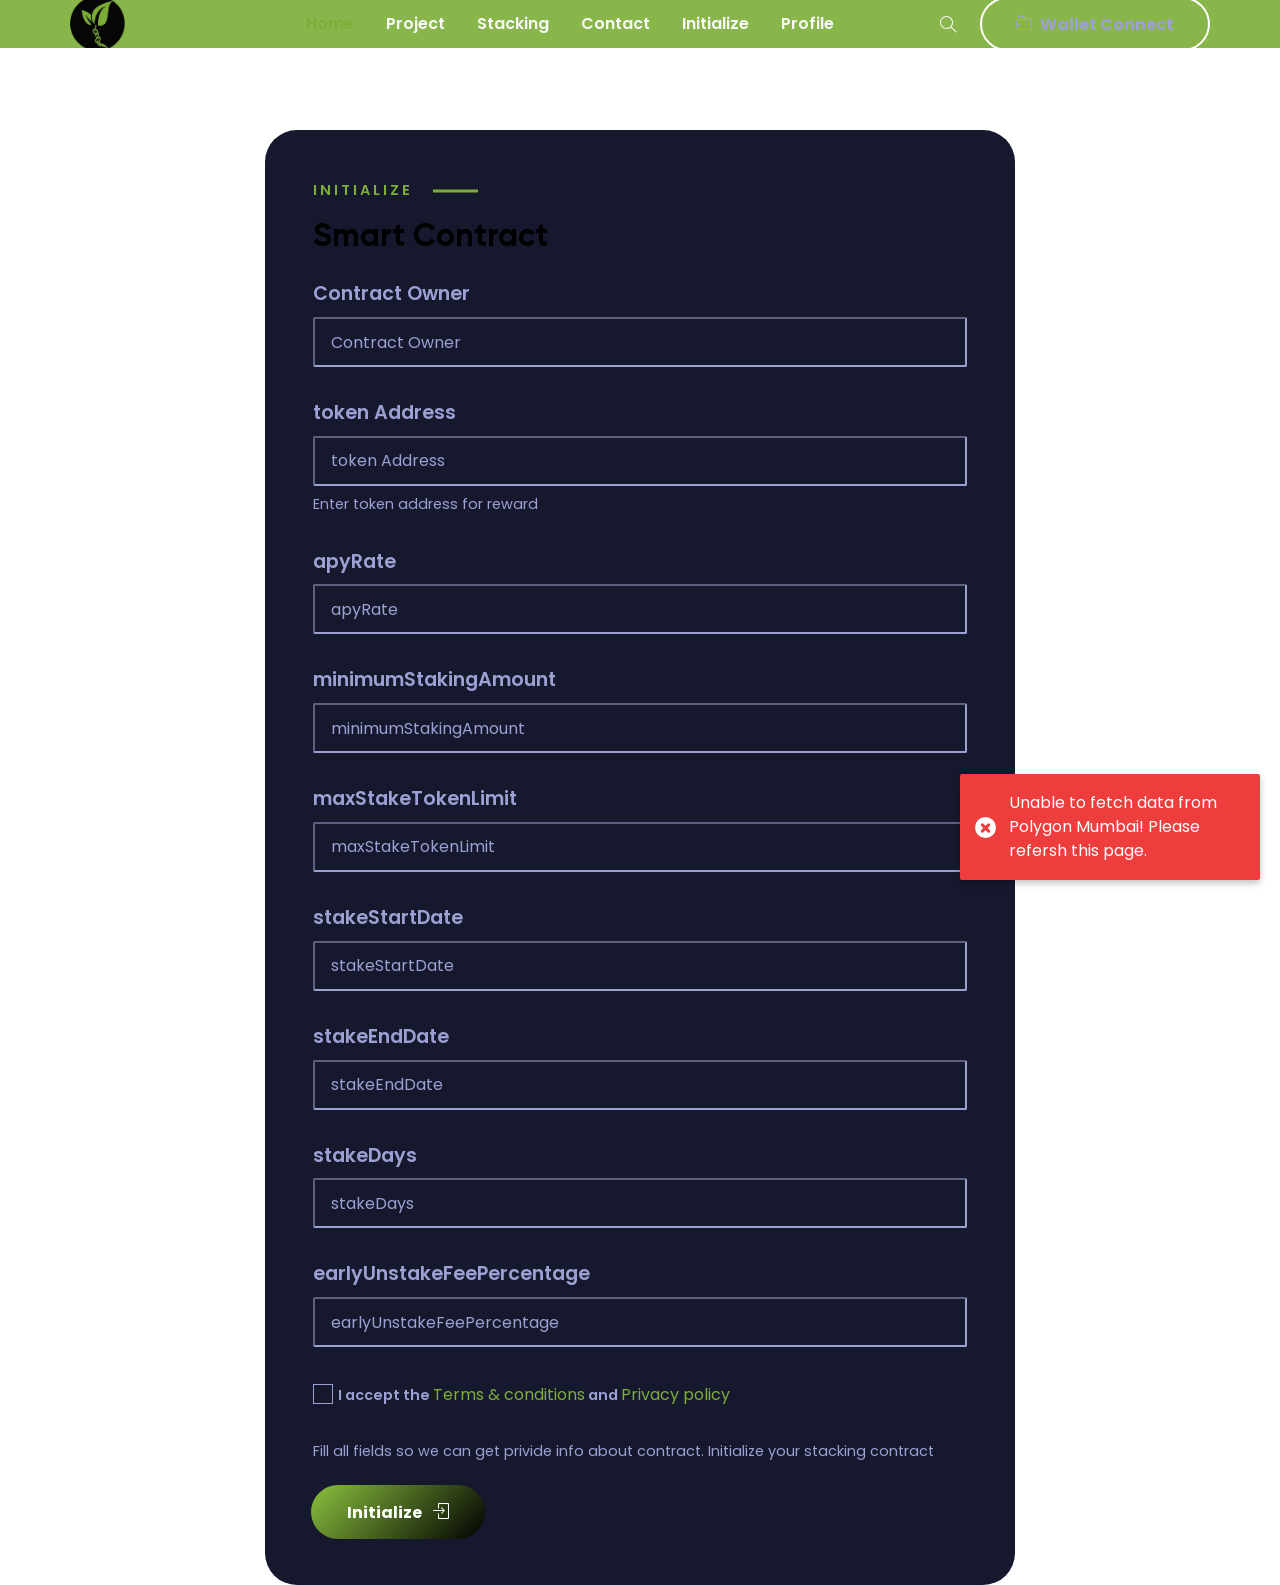
<file: register.html>
<!DOCTYPE html>
<html class="no-js" lang="en">
  <head>
    <meta charset="UTF-8" />
    <meta name="description" content="" />
    <meta http-equiv="X-UA-Compatible" content="IE=edge" />
    <meta
      name="viewport"
      content="width=device-width, initial-scale=1, shrink-to-fit=no"
    />
    <!-- The above 4 meta tags *must* come first in the head; any other head content must come *after* these tags -->

    <!-- Title  -->
    <title>@theblockchaincoders - ERC20 Token Stacking Project</title>

    <!-- Favicon  -->
    <link rel="icon" href="assets/img/favicon.png" />

    <!-- ***** All CSS Files ***** -->
    <link
      href="assets/vendor/notyf/notyf.min.css"
      type="text/css"
      rel="stylesheet"
    />
    <!-- Style css -->
    <link rel="stylesheet" href="assets/css/style.css" />
  </head>

  <body>
    <!--====== Preloader Area Start ======-->
    <div id="gameon-preloader" class="gameon-preloader">
      <!-- Preloader Animation -->
      <div class="preloader-animation">
        <!-- Spinner -->
        <div class="spinner"></div>
        <p class="fw-5 text-center text-uppercase">Loading</p>
      </div>
      <!-- Loader Animation -->
      <div class="loader-animation">
        <div class="row h-100">
          <!-- Single Loader -->
          <div class="col-3 single-loader p-0">
            <div class="loader-bg"></div>
          </div>
          <!-- Single Loader -->
          <div class="col-3 single-loader p-0">
            <div class="loader-bg"></div>
          </div>
          <!-- Single Loader -->
          <div class="col-3 single-loader p-0">
            <div class="loader-bg"></div>
          </div>
          <!-- Single Loader -->
          <div class="col-3 single-loader p-0">
            <div class="loader-bg"></div>
          </div>
        </div>
      </div>
    </div>
    <!--====== Preloader Area End ======-->

    <div class="main">
      <!-- ***** Header Start ***** -->
      <header id="header">
        <!-- Navbar -->
        <nav
          data-aos="zoom-out"
          data-aos-delay="800"
          class="navbar gameon-navbar navbar-expand"
        >
          <div class="container header">
            <!-- Logo -->
            <a class="navbar-brand" href="index.html">
              <img src="assets/img/logo/logo.png" alt="Brand Logo" />
            </a>

            <div class="ml-auto"></div>

            <!-- Navbar Nav -->
            <ul class="navbar-nav items mx-auto">
              <li class="nav-item active">
                <a href="index.html" class="nav-link active">Home</a>
              </li>

              <li class="nav-item">
                <a href="project-2.html" class="nav-link">Project</a>
              </li>

              <li class="nav-item">
                <a href="staking-1.html" class="nav-link">Stacking</a>
              </li>

              <li class="nav-item">
                <a href="contact.html" class="nav-link">Contact</a>
              </li>
              <li class="nav-item">
                <a href="register.html" class="nav-link">Initialize</a>
              </li>
              <li class="nav-item">
                <a href="analytic.html" class="nav-link">Profile</a>
              </li>
            </ul>

            <!-- Navbar Icons -->
            <ul class="navbar-nav icons">
              <li class="nav-item">
                <a
                  href="#"
                  class="nav-link"
                  data-toggle="modal"
                  data-target="#search"
                >
                  <i class="icon-magnifier"></i>
                </a>
              </li>
            </ul>

            <!-- Navbar Toggler -->
            <ul class="navbar-nav toggle">
              <li class="nav-item">
                <a
                  href="#"
                  class="nav-link"
                  data-toggle="modal"
                  data-target="#menu"
                >
                  <i class="icon-menu m-0"></i>
                </a>
              </li>
            </ul>

            <!-- Navbar Action Button -->
            <ul class="navbar-nav action">
              <li class="nav-item ml-2">
                <a class="btn ml-lg-auto btn-bordered-white"
                  ><i class="icon-wallet mr-md-2"></i>Wallet Connect</a
                >
              </li>
            </ul>
          </div>
        </nav>
      </header>
      <!-- ***** Header End ***** -->

      <!-- ***** Sign Up Area Start ***** -->
      <section class="apply-area vh-100">
        <div class="container h-100">
          <div class="row align-items-center justify-content-center h-100">
            <div class="col-12 col-md-8">
              <div class="apply-form card no-hover">
                <div>
                  <!-- Intro -->
                  <div
                    class="intro d-flex justify-content-between align-items-end mb-4"
                  >
                    <div class="intro-content">
                      <span class="intro-text">Initialize</span>
                      <h3 class="mt-3 mb-0">Smart Contract</h3>
                    </div>
                  </div>
                  <div class="form-group">
                    <label for="contractOwner">Contract Owner</label>
                    <input
                      type="text"
                      id="contractOwner"
                      placeholder="Contract Owner"
                    />
                  </div>
                  <div class="form-group">
                    <label for="tokenAddress">token Address</label>
                    <input
                      type="text"
                      id="tokenAddress"
                      placeholder="token Address"
                    />
                    <small class="form-text mt-2"
                      >Enter token address for reward</small
                    >
                  </div>
                  <div class="form-group">
                    <label for="apyRate">apyRate</label>
                    <input type="text" id="apyRate" placeholder="apyRate" />
                  </div>
                  <div class="form-group">
                    <label for="minimumStakingAmount"
                      >minimumStakingAmount</label
                    >
                    <input
                      type="text"
                      id="minimumStakingAmount"
                      placeholder="minimumStakingAmount"
                    />
                  </div>
                  <div class="form-group">
                    <label for="maxStakeTokenLimit">maxStakeTokenLimit</label>
                    <input
                      type="text"
                      id="maxStakeTokenLimit"
                      placeholder="maxStakeTokenLimit"
                    />
                  </div>
                  <div class="form-group">
                    <label for="stakeStartDate">stakeStartDate</label>
                    <input
                      type="text"
                      id="stakeStartDate"
                      placeholder="stakeStartDate"
                    />
                  </div>
                  <div class="form-group">
                    <label for="stakeEndDate">stakeEndDate</label>
                    <input
                      type="text"
                      id="stakeEndDate"
                      placeholder="stakeEndDate"
                    />
                  </div>
                  <div class="form-group">
                    <label for="stakeDays">stakeDays</label>
                    <input type="text" id="stakeDays" placeholder="stakeDays" />
                  </div>
                  <div class="form-group">
                    <label for="earlyUnstakeFeePercentage"
                      >earlyUnstakeFeePercentage</label
                    >
                    <input
                      type="text"
                      id="earlyUnstakeFeePercentage"
                      placeholder="earlyUnstakeFeePercentage"
                    />
                  </div>
                  <div class="form-group form-check">
                    <input
                      type="checkbox"
                      class="form-check-input"
                      id="exampleCheck1"
                    />
                    <label class="form-check-label notice" for="exampleCheck1"
                      >I accept the <a href="#">Terms &amp; conditions</a> and
                      <a href="#">Privacy policy</a></label
                    >
                  </div>
                  <span class="d-inline-block"
                    >Fill all fields so we can get privide info about contract.
                    Initialize your stacking contract</span
                  >
                  <button
                    onclick="initialize()"
                    class="btn btn-bordered active mt-4"
                  >
                    Initialize <i class="icon-login ml-2"></i>
                  </button>
                </div>
              </div>
            </div>
          </div>
        </div>
      </section>
      <!-- ***** Sign Up Area End ***** -->

      <!--====== Modal Search Area Start ======-->
      <div id="search" class="modal fade p-0">
        <div class="modal-dialog dialog-animated">
          <div class="modal-content h-100">
            <div class="modal-header" data-dismiss="modal">
              Search <i class="far fa-times-circle icon-close"></i>
            </div>
            <div class="modal-body">
              <form class="row">
                <div class="col-12 align-self-center">
                  <div class="row">
                    <div class="col-12 pb-3">
                      <h2 class="search-title mt-0 mb-3">
                        What are you looking for?
                      </h2>
                      <p>
                        Lorem ipsum dolor sit amet, consectetur adipiscing elit.
                      </p>
                    </div>
                  </div>
                  <div class="row">
                    <div class="col-12 input-group mt-md-4">
                      <input type="text" placeholder="Enter your keywords" />
                    </div>
                  </div>
                  <div class="row">
                    <div class="col-12 input-group align-self-center">
                      <button class="btn btn-bordered-white mt-3">
                        Search
                      </button>
                    </div>
                  </div>
                </div>
              </form>
            </div>
          </div>
        </div>
      </div>
      <!--====== Modal Search Area End ======-->

      <!--====== Modal Responsive Menu Area Start ======-->
      <div id="menu" class="modal fade p-0">
        <div class="modal-dialog dialog-animated">
          <div class="modal-content h-100">
            <div class="modal-header" data-dismiss="modal">
              Menu <i class="far fa-times-circle icon-close"></i>
            </div>
            <div class="menu modal-body">
              <div class="row w-100">
                <div class="items p-0 col-12 text-center"></div>
              </div>
            </div>
          </div>
        </div>
      </div>
      <!--====== Modal Responsive Menu Area End ======-->
    </div>

    <!-- ***** All jQuery Plugins ***** -->

    <!-- jQuery(necessary for all JavaScript plugins) -->
    <script src="assets/js/vendor/jquery.min.js"></script>

    <!-- Bootstrap js -->
    <script src="assets/js/vendor/popper.min.js"></script>
    <script src="assets/js/vendor/bootstrap.min.js"></script>

    <!-- Plugins js -->
    <script src="assets/js/vendor/all.min.js"></script>
    <script src="assets/js/vendor/gallery.min.js"></script>
    <script src="assets/js/vendor/slider.min.js"></script>
    <script src="assets/js/vendor/countdown.min.js"></script>
    <script src="assets/js/vendor/shuffle.min.js"></script>

    <!-- Active js -->
    <script src="assets/js/main.js"></script>

    <script src="assets/vendor/notyf/notyf.min.js"></script>

    <script src="js/web3.min.js"></script>

    <script src="js/header.js"></script>
    <script src="js/common.js"></script>
    <script src="js/index.js"></script>
    <script src="js/initialize.js"></script>
    <script src="js/Data/homeData.js"></script>
  </body>
</html>
</file>
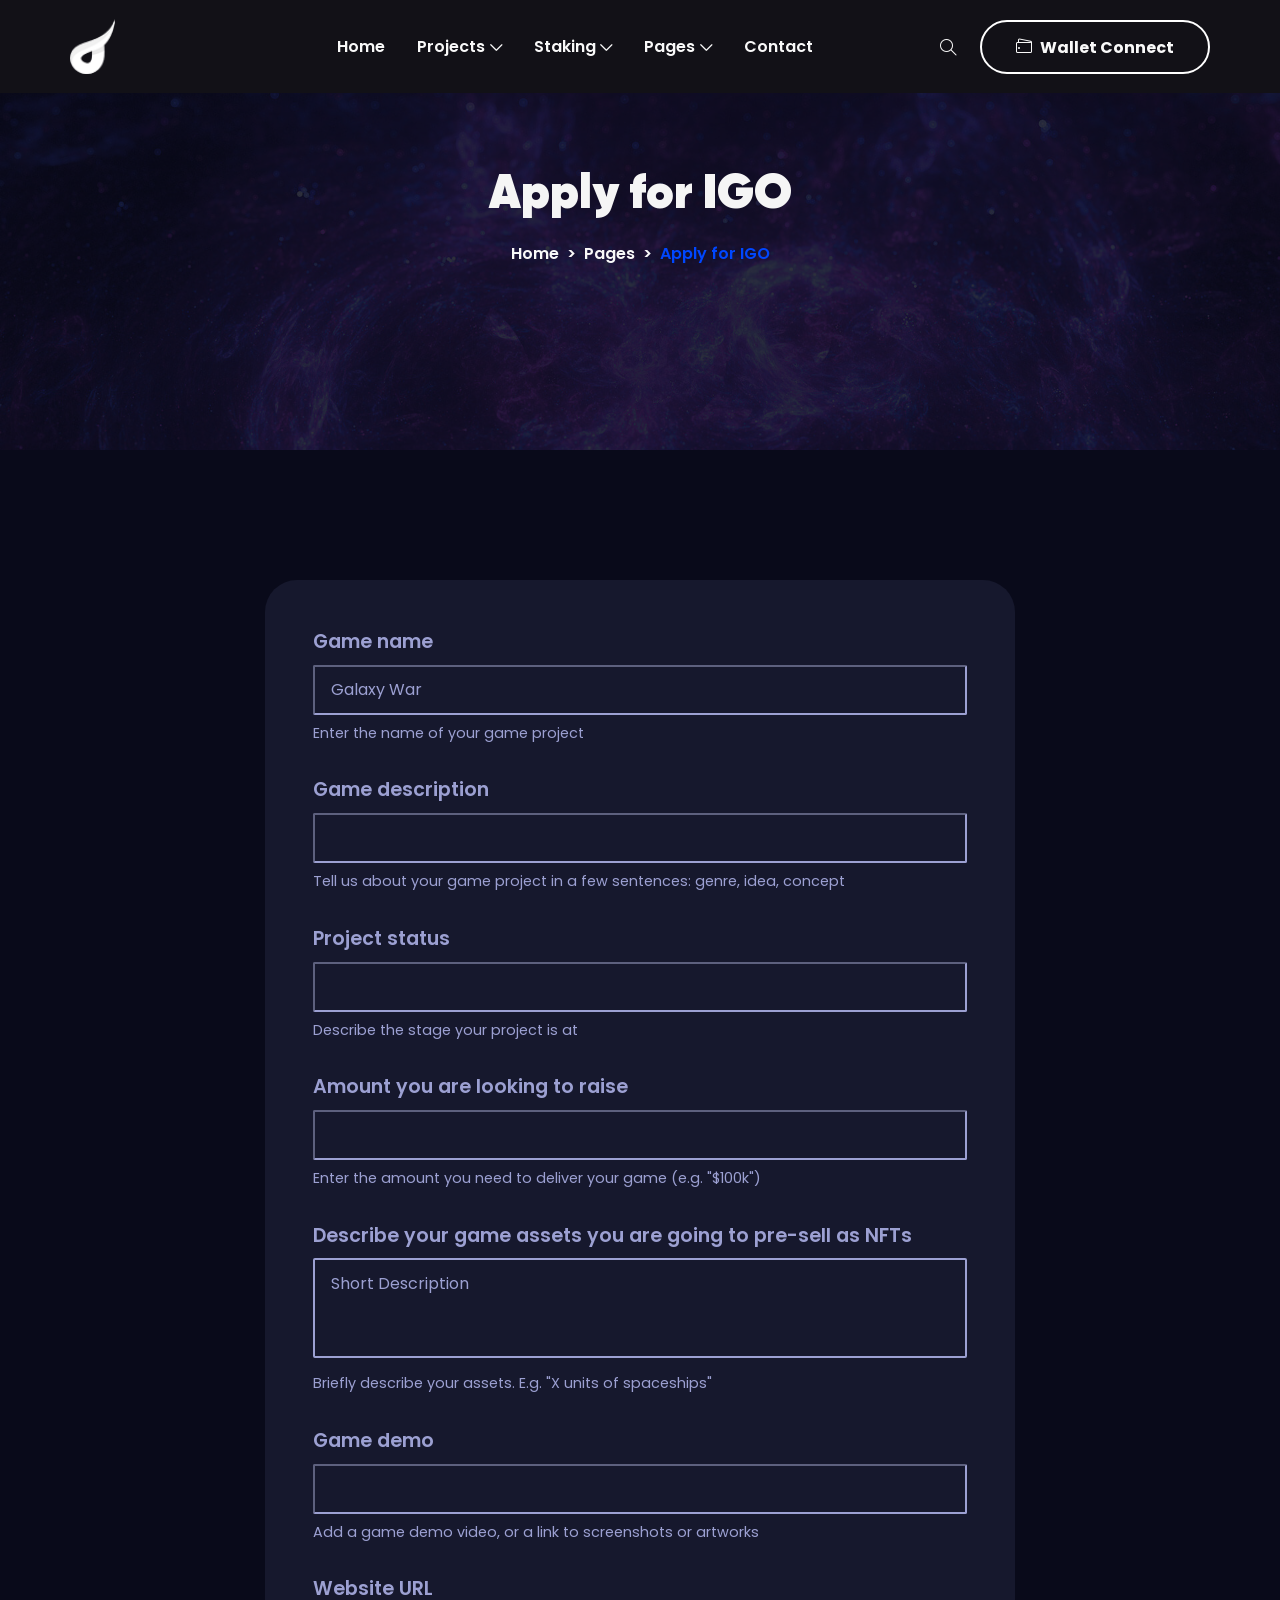
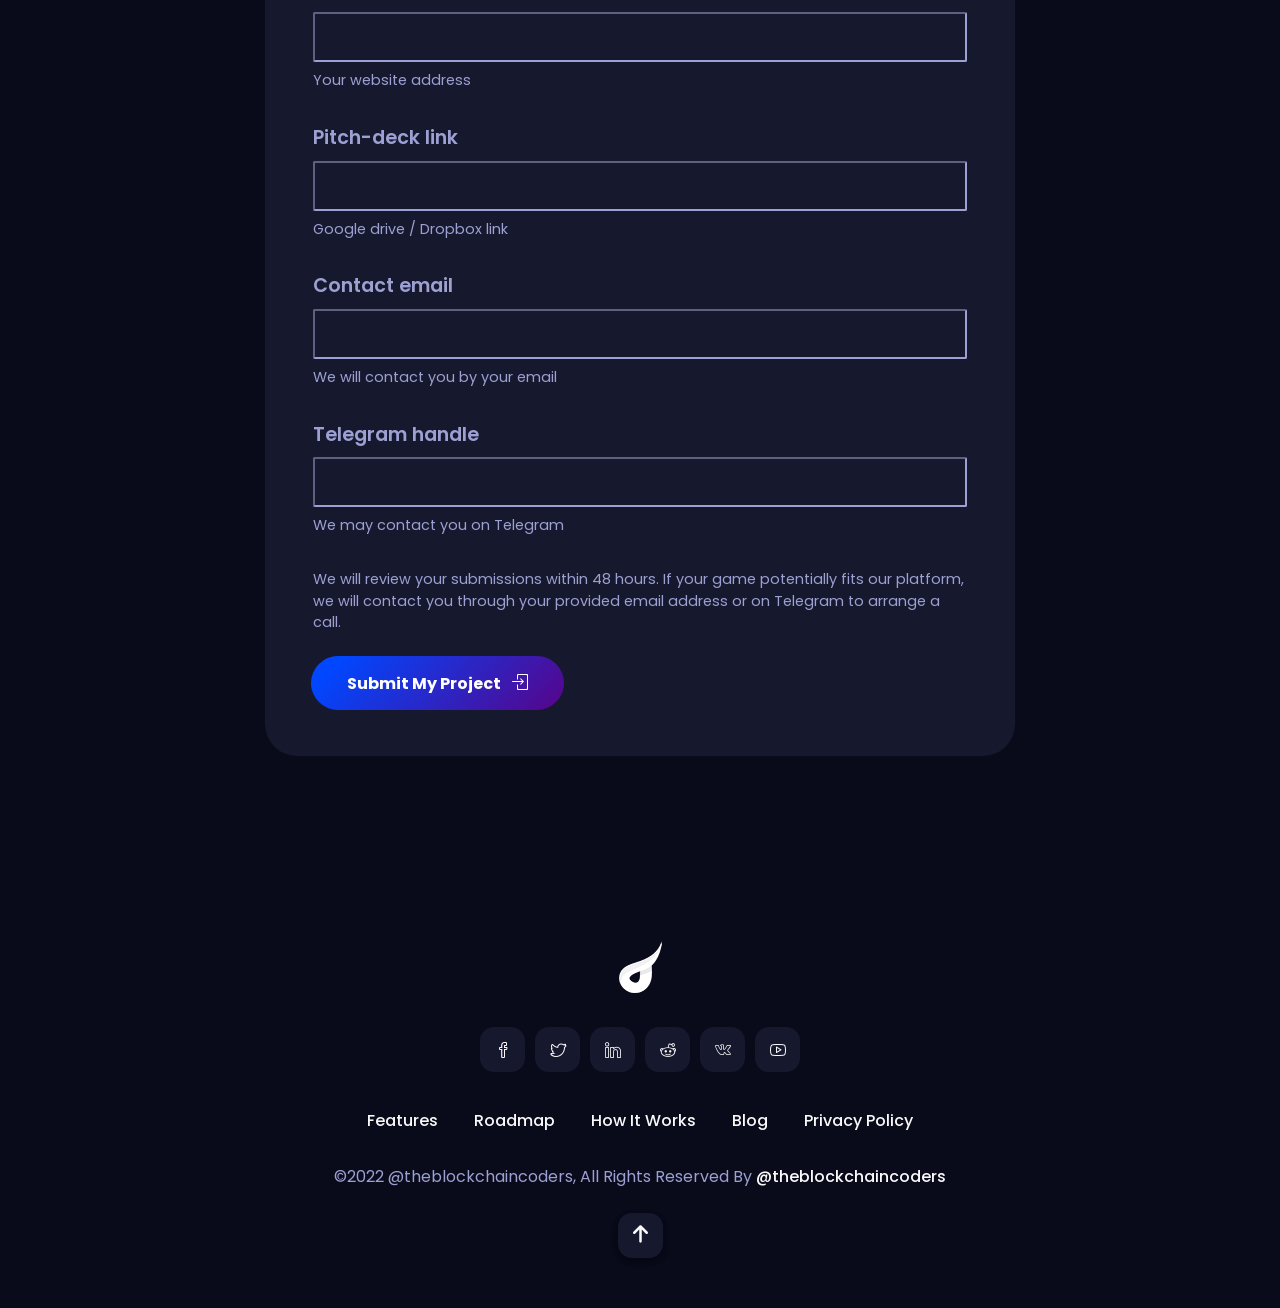
<file: stacking-template/apply.html>
<!DOCTYPE html>
<html class="no-js" lang="en">
  <head>
    <meta charset="UTF-8" />
    <meta name="description" content="" />
    <meta http-equiv="X-UA-Compatible" content="IE=edge" />
    <meta
      name="viewport"
      content="width=device-width, initial-scale=1, shrink-to-fit=no"
    />
    <!-- The above 4 meta tags *must* come first in the head; any other head content must come *after* these tags -->

    <!-- Title  -->
    <title>@theblockchaincoders - ERC20 Token Stacking Project</title>

    <!-- Favicon  -->
    <link rel="icon" href="assets/img/favicon.png" />

    <!-- ***** All CSS Files ***** -->

    <!-- Style css -->
    <link rel="stylesheet" href="assets/css/style.css" />
  </head>

  <body>
    <!--====== Preloader Area Start ======-->
    <div id="gameon-preloader" class="gameon-preloader">
      <!-- Preloader Animation -->
      <div class="preloader-animation">
        <!-- Spinner -->
        <div class="spinner"></div>
        <p class="fw-5 text-center text-uppercase">Loading</p>
      </div>
      <!-- Loader Animation -->
      <div class="loader-animation">
        <div class="row h-100">
          <!-- Single Loader -->
          <div class="col-3 single-loader p-0">
            <div class="loader-bg"></div>
          </div>
          <!-- Single Loader -->
          <div class="col-3 single-loader p-0">
            <div class="loader-bg"></div>
          </div>
          <!-- Single Loader -->
          <div class="col-3 single-loader p-0">
            <div class="loader-bg"></div>
          </div>
          <!-- Single Loader -->
          <div class="col-3 single-loader p-0">
            <div class="loader-bg"></div>
          </div>
        </div>
      </div>
    </div>
    <!--====== Preloader Area End ======-->

    <div class="main">
      <!-- ***** Header Start ***** -->
      <header id="header">
        <!-- Navbar -->
        <nav
          data-aos="zoom-out"
          data-aos-delay="800"
          class="navbar gameon-navbar navbar-expand"
        >
          <div class="container header">
            <!-- Logo -->
            <a class="navbar-brand" href="index.html">
              <img src="assets/img/logo/logo.png" alt="Brand Logo" />
            </a>

            <div class="ml-auto"></div>

            <!-- Navbar Nav -->
            <ul class="navbar-nav items mx-auto">
              <li class="nav-item">
                <a href="index.html" class="nav-link">Home</a>
              </li>
              <li class="nav-item dropdown">
                <a href="#" class="nav-link"
                  >Projects <i class="icon-arrow-down"></i
                ></a>
                <ul class="dropdown-menu">
                  <li class="nav-item">
                    <a href="project-1.html" class="nav-link"
                      >Project Style 1</a
                    >
                  </li>
                  <li class="nav-item">
                    <a href="project-2.html" class="nav-link"
                      >Project Style 2</a
                    >
                  </li>
                  <li class="nav-item">
                    <a href="project-3.html" class="nav-link"
                      >Project Style 3</a
                    >
                  </li>
                  <li class="nav-item">
                    <a href="project-4.html" class="nav-link"
                      >Project Style 4</a
                    >
                  </li>
                  <li class="nav-item">
                    <a href="project-details.html" class="nav-link"
                      >Project Details</a
                    >
                  </li>
                </ul>
              </li>
              <li class="nav-item dropdown">
                <a href="#" class="nav-link"
                  >Staking <i class="icon-arrow-down"></i
                ></a>
                <ul class="dropdown-menu">
                  <li class="nav-item">
                    <a href="staking-1.html" class="nav-link"
                      >Staking Style 1</a
                    >
                  </li>
                  <li class="nav-item">
                    <a href="staking-2.html" class="nav-link"
                      >Staking Style 2</a
                    >
                  </li>
                </ul>
              </li>
              <li class="nav-item dropdown">
                <a href="#" class="nav-link"
                  >Pages <i class="icon-arrow-down"></i
                ></a>
                <ul class="dropdown-menu">
                  <li class="nav-item">
                    <a href="farming.html" class="nav-link">Farming</a>
                  </li>
                  <li class="nav-item">
                    <a href="leaderboard.html" class="nav-link">Leaderboard</a>
                  </li>
                  <li class="nav-item dropdown">
                    <a href="#" class="nav-link"
                      >Inner Pages <i class="icon-arrow-right"></i
                    ></a>
                    <ul class="dropdown-menu">
                      <li class="nav-item active">
                        <a href="apply.html" class="nav-link active"
                          >Apply for Project</a
                        >
                      </li>
                      <li class="nav-item">
                        <a href="wallet-connect.html" class="nav-link"
                          >Wallet Connect</a
                        >
                      </li>
                      <li class="nav-item">
                        <a href="help-center.html" class="nav-link"
                          >Help Center</a
                        >
                      </li>
                      <li class="nav-item">
                        <a href="contact.html" class="nav-link">Contact</a>
                      </li>
                    </ul>
                  </li>
                  <li class="nav-item dropdown">
                    <a href="#" class="nav-link"
                      >Auth Pages <i class="icon-arrow-right"></i
                    ></a>
                    <ul class="dropdown-menu">
                      <li class="nav-item">
                        <a href="login.html" class="nav-link">Login</a>
                      </li>
                      <li class="nav-item">
                        <a href="register.html" class="nav-link">Register</a>
                      </li>
                      <li class="nav-item">
                        <a href="reset.html" class="nav-link"
                          >Forgot Password</a
                        >
                      </li>
                    </ul>
                  </li>
                  <li class="nav-item">
                    <a href="tokenomics.html" class="nav-link">Tokenomics</a>
                  </li>
                  <li class="nav-item">
                    <a href="tier-system.html" class="nav-link">Tier System</a>
                  </li>
                  <li class="nav-item dropdown">
                    <a href="#" class="nav-link"
                      >Community <i class="icon-arrow-right"></i
                    ></a>
                    <ul class="dropdown-menu">
                      <li class="nav-item">
                        <a href="blog.html" class="nav-link">Blog</a>
                      </li>
                      <li class="nav-item">
                        <a href="blog-single.html" class="nav-link"
                          >Blog Single</a
                        >
                      </li>
                    </ul>
                  </li>
                </ul>
              </li>
              <li class="nav-item">
                <a href="contact.html" class="nav-link">Contact</a>
              </li>
            </ul>

            <!-- Navbar Icons -->
            <ul class="navbar-nav icons">
              <li class="nav-item">
                <a
                  href="#"
                  class="nav-link"
                  data-toggle="modal"
                  data-target="#search"
                >
                  <i class="icon-magnifier"></i>
                </a>
              </li>
            </ul>

            <!-- Navbar Toggler -->
            <ul class="navbar-nav toggle">
              <li class="nav-item">
                <a
                  href="#"
                  class="nav-link"
                  data-toggle="modal"
                  data-target="#menu"
                >
                  <i class="icon-menu m-0"></i>
                </a>
              </li>
            </ul>

            <!-- Navbar Action Button -->
            <ul class="navbar-nav action">
              <li class="nav-item ml-2">
                <a
                  href="wallet-connect.html"
                  class="btn ml-lg-auto btn-bordered-white"
                  ><i class="icon-wallet mr-md-2"></i>Wallet Connect</a
                >
              </li>
            </ul>
          </div>
        </nav>
      </header>
      <!-- ***** Header End ***** -->

      <!-- ***** Breadcrumb Area Start ***** -->
      <section class="breadcrumb-area overlay-dark d-flex align-items-center">
        <div class="container">
          <div class="row">
            <div class="col-12">
              <!-- Breamcrumb Content -->
              <div class="breadcrumb-content text-center">
                <h2 class="m-0">Apply for IGO</h2>
                <ol class="breadcrumb d-flex justify-content-center">
                  <li class="breadcrumb-item"><a href="index.html">Home</a></li>
                  <li class="breadcrumb-item"><a href="#">Pages</a></li>
                  <li class="breadcrumb-item active">Apply for IGO</li>
                </ol>
              </div>
            </div>
          </div>
        </div>
      </section>
      <!-- ***** Breadcrumb Area End ***** -->

      <!-- ***** Explore Area Start ***** -->
      <section class="apply-area">
        <div class="container">
          <div class="row justify-content-center">
            <div class="col-12 col-md-8">
              <div class="apply-form card no-hover">
                <form action="#">
                  <div class="form-group">
                    <label for="name">Game name</label>
                    <input type="text" id="name" placeholder="Galaxy War" />
                    <small class="form-text mt-2"
                      >Enter the name of your game project</small
                    >
                  </div>
                  <div class="form-group">
                    <label for="short-description">Game description</label>
                    <input type="text" id="short-description" />
                    <small class="form-text mt-2"
                      >Tell us about your game project in a few sentences:
                      genre, idea, concept</small
                    >
                  </div>
                  <div class="form-group">
                    <label for="status">Project status</label>
                    <input type="text" id="status" />
                    <small class="form-text mt-2"
                      >Describe the stage your project is at</small
                    >
                  </div>
                  <div class="form-group">
                    <label for="amount">Amount you are looking to raise</label>
                    <input type="text" id="amount" />
                    <small class="form-text mt-2"
                      >Enter the amount you need to deliver your game (e.g.
                      "$100k")</small
                    >
                  </div>
                  <div class="form-group">
                    <label for="description"
                      >Describe your game assets you are going to pre-sell as
                      NFTs</label
                    >
                    <textarea
                      id="description"
                      placeholder="Short Description"
                      cols="30"
                      rows="3"
                    ></textarea>
                    <small class="form-text mt-2"
                      >Briefly describe your assets. E.g. "X units of
                      spaceships"</small
                    >
                  </div>
                  <div class="form-group">
                    <label for="demo">Game demo</label>
                    <input type="text" id="demo" />
                    <small class="form-text mt-2"
                      >Add a game demo video, or a link to screenshots or
                      artworks</small
                    >
                  </div>
                  <div class="form-group">
                    <label for="web-url">Website URL</label>
                    <input type="text" id="web-url" />
                    <small class="form-text mt-2">Your website address</small>
                  </div>
                  <div class="form-group">
                    <label for="link">Pitch-deck link</label>
                    <input type="text" id="link" />
                    <small class="form-text mt-2"
                      >Google drive / Dropbox link</small
                    >
                  </div>
                  <div class="form-group">
                    <label for="project-email">Contact email</label>
                    <input type="email" id="project-email" />
                    <small class="form-text mt-2"
                      >We will contact you by your email</small
                    >
                  </div>
                  <div class="form-group">
                    <label for="telegram">Telegram handle</label>
                    <input type="text" id="telegram" />
                    <small class="form-text mt-2"
                      >We may contact you on Telegram</small
                    >
                  </div>
                  <span class="d-inline-block"
                    >We will review your submissions within 48 hours. If your
                    game potentially fits our platform, we will contact you
                    through your provided email address or on Telegram to
                    arrange a call.</span
                  >
                  <button type="submit" class="btn btn-bordered active mt-4">
                    Submit My Project <i class="icon-login ml-2"></i>
                  </button>
                </form>
              </div>
            </div>
          </div>
        </div>
      </section>
      <!-- ***** Explore Area End ***** -->

      <!--====== Footer Area Start ======-->
      <footer class="footer-area">
        <div class="container">
          <div class="row justify-content-center">
            <div class="col-12 col-md-8 text-center">
              <!-- Footer Items -->
              <div class="footer-items">
                <!-- Logo -->
                <a class="navbar-brand" href="index.html">
                  <img src="assets/img/logo/logo.png" alt="" />
                </a>
                <!-- Social Icons -->
                <div class="social-icons d-flex justify-content-center my-4">
                  <a
                    class="facebook"
                    href="https://www.facebook.com/"
                    target="_blank"
                  >
                    <i class="icon-social-facebook"></i>
                    <i class="icon-social-facebook"></i>
                  </a>
                  <a
                    class="twitter"
                    href="https://twitter.com/"
                    target="_blank"
                  >
                    <i class="icon-social-twitter"></i>
                    <i class="icon-social-twitter"></i>
                  </a>
                  <a
                    class="linkedin"
                    href="https://www.linkedin.com/"
                    target="_blank"
                  >
                    <i class="icon-social-linkedin"></i>
                    <i class="icon-social-linkedin"></i>
                  </a>
                  <a
                    class="reddit"
                    href="https://www.reddit.com/"
                    target="_blank"
                  >
                    <i class="icon-social-reddit"></i>
                    <i class="icon-social-reddit"></i>
                  </a>
                  <a
                    class="vkontakte"
                    href="https://discord.com/"
                    target="_blank"
                  >
                    <i class="icon-social-vkontakte"></i>
                    <i class="icon-social-vkontakte"></i>
                  </a>
                  <a
                    class="youtube"
                    href="https://www.youtube.com/"
                    target="_blank"
                  >
                    <i class="icon-social-youtube"></i>
                    <i class="icon-social-youtube"></i>
                  </a>
                </div>
                <ul class="list-inline">
                  <li class="list-inline-item">
                    <a href="tier-system.html">Features</a>
                  </li>
                  <li class="list-inline-item">
                    <a href="tokenomics.html">Roadmap</a>
                  </li>
                  <li class="list-inline-item">
                    <a href="contact.html">How It Works</a>
                  </li>
                  <li class="list-inline-item"><a href="blog.html">Blog</a></li>
                  <li class="list-inline-item">
                    <a href="login.html">Privacy Policy</a>
                  </li>
                </ul>
                <!-- Copyright Area -->
                <div class="copyright-area py-4">
                  &copy;2022 @theblockchaincoders, All Rights Reserved By
                  <a
                    href="https://www.theblockchaincoders.com/SourceCode"
                    target="_blank"
                    >@theblockchaincoders</a
                  >
                </div>
              </div>
              <!-- Scroll To Top -->
              <div id="scroll-to-top" class="scroll-to-top">
                <a href="#header" class="smooth-anchor">
                  <i class="fa-solid fa-arrow-up"></i>
                </a>
              </div>
            </div>
          </div>
        </div>
      </footer>
      <!--====== Footer Area End ======-->

      <!--====== Modal Search Area Start ======-->
      <div id="search" class="modal fade p-0">
        <div class="modal-dialog dialog-animated">
          <div class="modal-content h-100">
            <div class="modal-header" data-dismiss="modal">
              Search <i class="far fa-times-circle icon-close"></i>
            </div>
            <div class="modal-body">
              <form class="row">
                <div class="col-12 align-self-center">
                  <div class="row">
                    <div class="col-12 pb-3">
                      <h2 class="search-title mt-0 mb-3">
                        What are you looking for?
                      </h2>
                      <p>
                        Lorem ipsum dolor sit amet, consectetur adipiscing elit.
                      </p>
                    </div>
                  </div>
                  <div class="row">
                    <div class="col-12 input-group mt-md-4">
                      <input type="text" placeholder="Enter your keywords" />
                    </div>
                  </div>
                  <div class="row">
                    <div class="col-12 input-group align-self-center">
                      <button class="btn btn-bordered-white mt-3">
                        Search
                      </button>
                    </div>
                  </div>
                </div>
              </form>
            </div>
          </div>
        </div>
      </div>
      <!--====== Modal Search Area End ======-->

      <!--====== Modal Responsive Menu Area Start ======-->
      <div id="menu" class="modal fade p-0">
        <div class="modal-dialog dialog-animated">
          <div class="modal-content h-100">
            <div class="modal-header" data-dismiss="modal">
              Menu <i class="far fa-times-circle icon-close"></i>
            </div>
            <div class="menu modal-body">
              <div class="row w-100">
                <div class="items p-0 col-12 text-center"></div>
              </div>
            </div>
          </div>
        </div>
      </div>
      <!--====== Modal Responsive Menu Area End ======-->
    </div>

    <!-- ***** All jQuery Plugins ***** -->

    <!-- jQuery(necessary for all JavaScript plugins) -->
    <script src="assets/js/vendor/jquery.min.js"></script>

    <!-- Bootstrap js -->
    <script src="assets/js/vendor/popper.min.js"></script>
    <script src="assets/js/vendor/bootstrap.min.js"></script>

    <!-- Plugins js -->
    <script src="assets/js/vendor/all.min.js"></script>
    <script src="assets/js/vendor/gallery.min.js"></script>
    <script src="assets/js/vendor/slider.min.js"></script>
    <script src="assets/js/vendor/countdown.min.js"></script>
    <script src="assets/js/vendor/shuffle.min.js"></script>

    <!-- Active js -->
    <script src="assets/js/main.js"></script>
  </body>
</html>
</file>
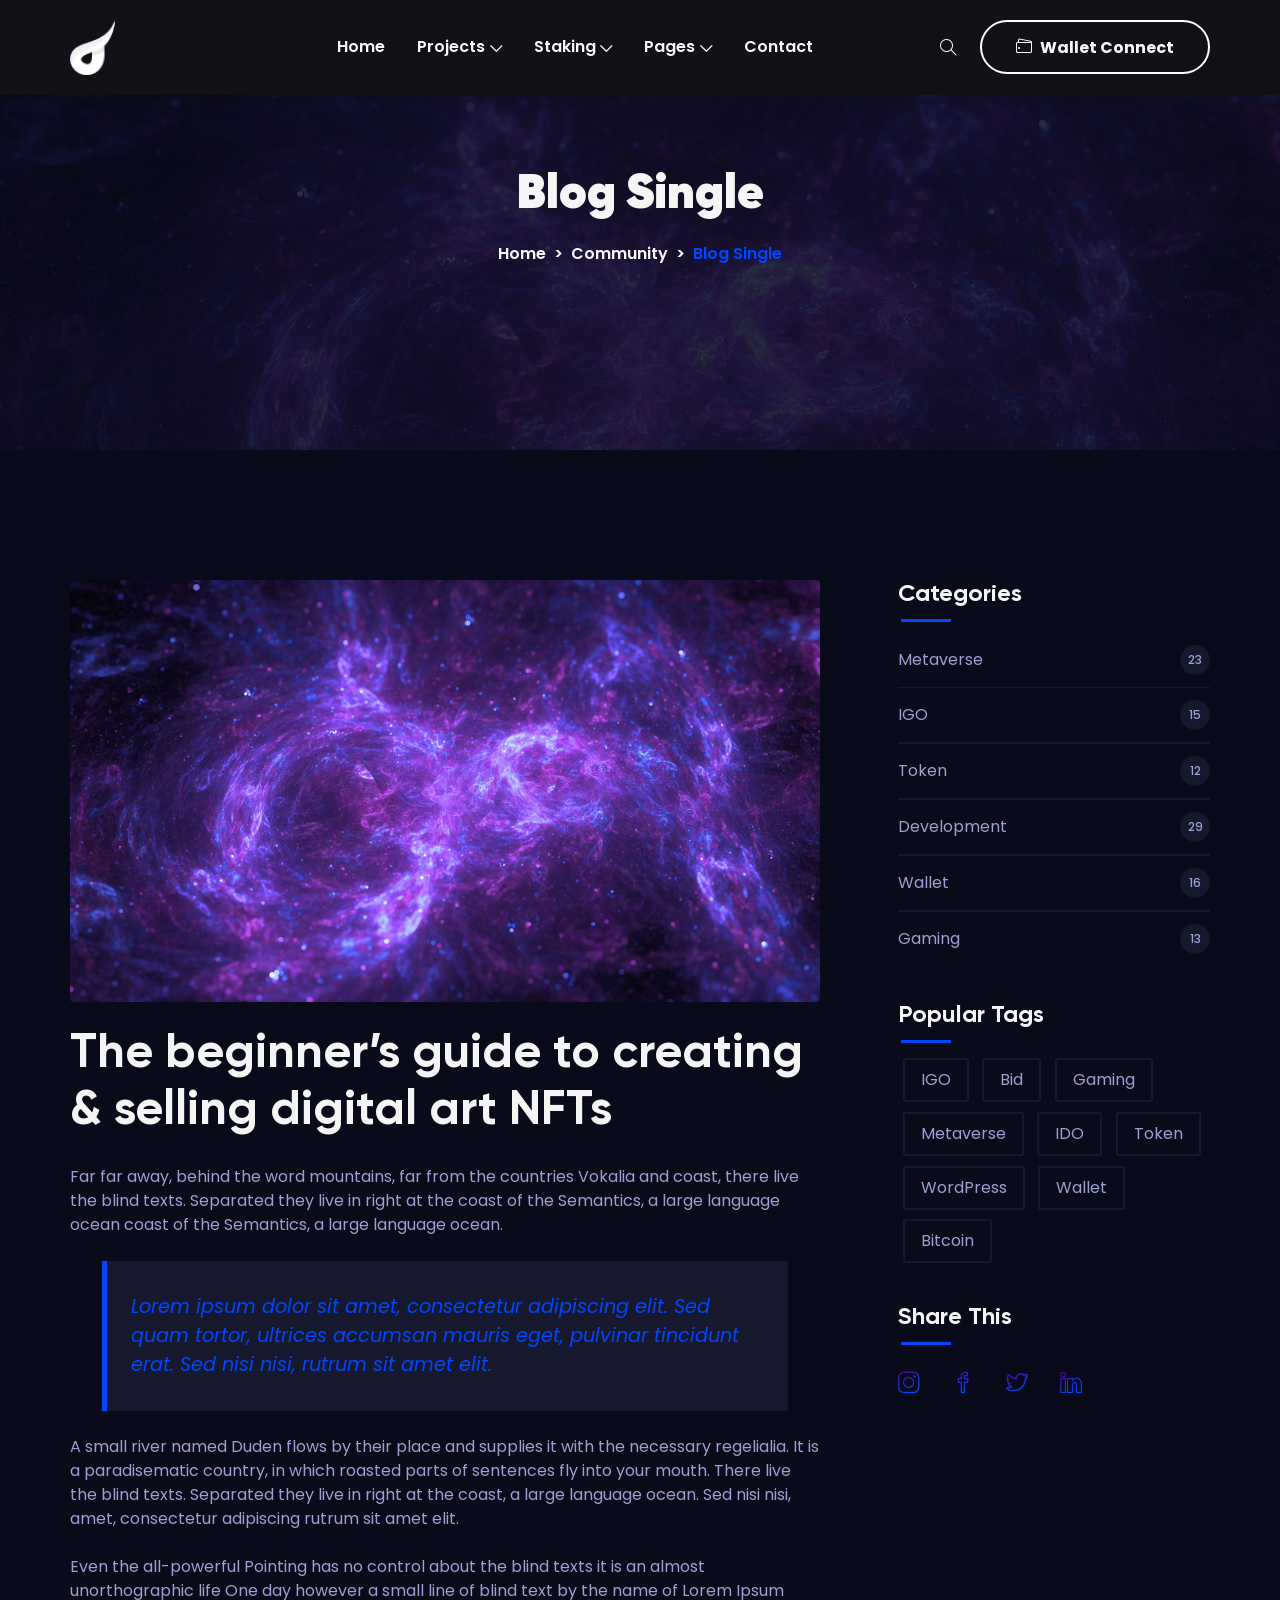
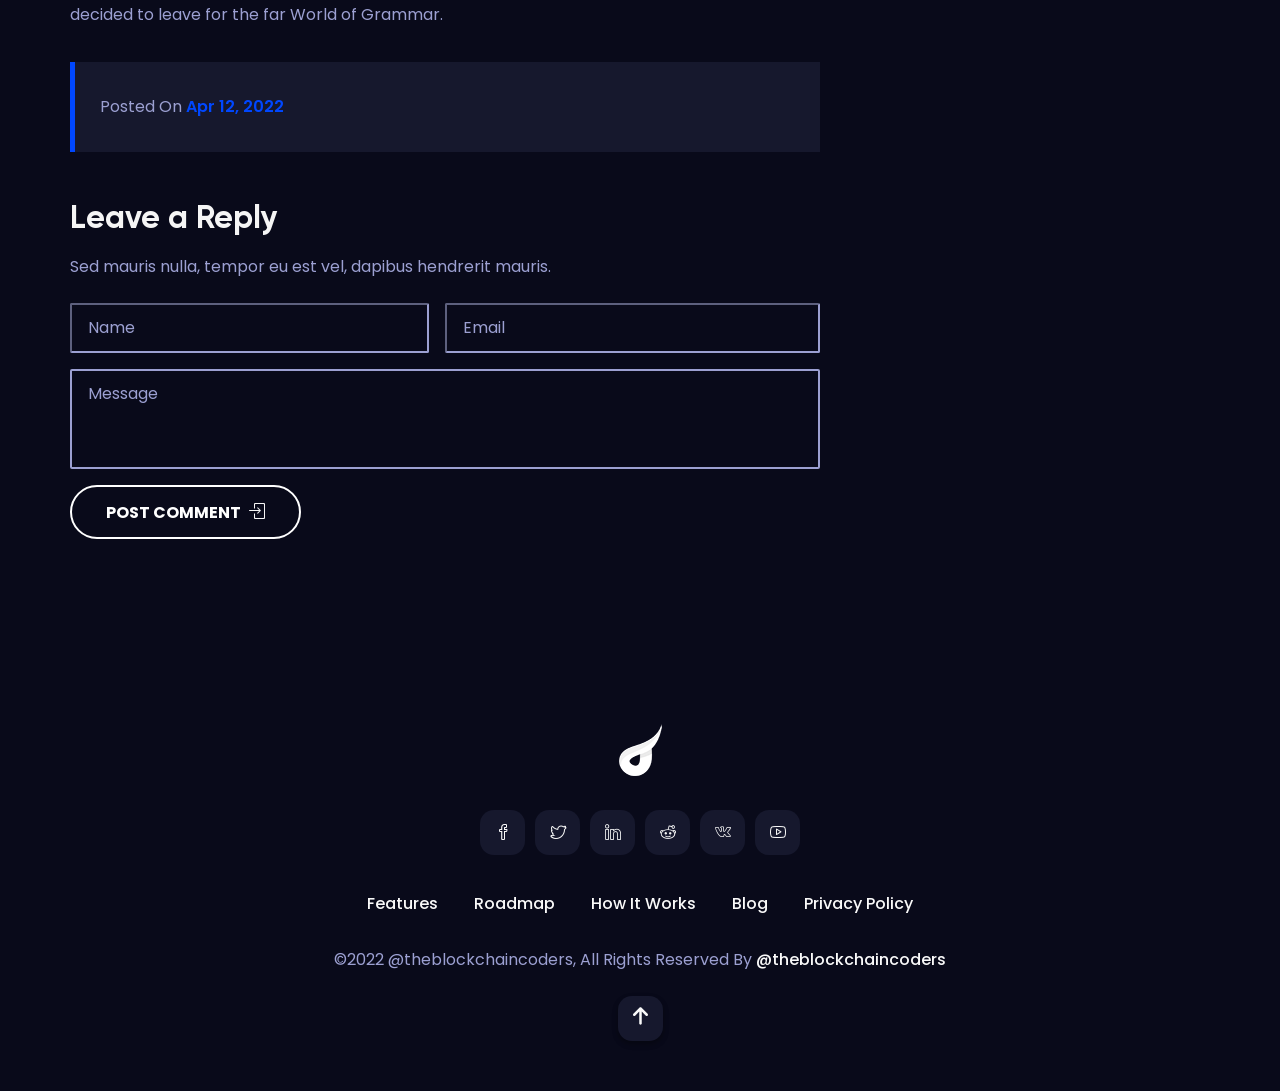
<file: stacking-template/blog-single.html>
<!DOCTYPE html>
<html class="no-js" lang="en">
  <head>
    <meta charset="UTF-8" />
    <meta name="description" content="" />
    <meta http-equiv="X-UA-Compatible" content="IE=edge" />
    <meta
      name="viewport"
      content="width=device-width, initial-scale=1, shrink-to-fit=no"
    />
    <!-- The above 4 meta tags *must* come first in the head; any other head content must come *after* these tags -->

    <!-- Title  -->
    <title>@theblockchaincoders - ERC20 Token Stacking Project</title>

    <!-- Favicon  -->
    <link rel="icon" href="assets/img/favicon.png" />

    <!-- ***** All CSS Files ***** -->

    <!-- Style css -->
    <link rel="stylesheet" href="assets/css/style.css" />
  </head>

  <body>
    <!--====== Preloader Area Start ======-->
    <div id="gameon-preloader" class="gameon-preloader">
      <!-- Preloader Animation -->
      <div class="preloader-animation">
        <!-- Spinner -->
        <div class="spinner"></div>
        <p class="fw-5 text-center text-uppercase">Loading</p>
      </div>
      <!-- Loader Animation -->
      <div class="loader-animation">
        <div class="row h-100">
          <!-- Single Loader -->
          <div class="col-3 single-loader p-0">
            <div class="loader-bg"></div>
          </div>
          <!-- Single Loader -->
          <div class="col-3 single-loader p-0">
            <div class="loader-bg"></div>
          </div>
          <!-- Single Loader -->
          <div class="col-3 single-loader p-0">
            <div class="loader-bg"></div>
          </div>
          <!-- Single Loader -->
          <div class="col-3 single-loader p-0">
            <div class="loader-bg"></div>
          </div>
        </div>
      </div>
    </div>
    <!--====== Preloader Area End ======-->

    <div class="main">
      <!-- ***** Header Start ***** -->
      <header id="header">
        <!-- Navbar -->
        <nav
          data-aos="zoom-out"
          data-aos-delay="800"
          class="navbar gameon-navbar navbar-expand"
        >
          <div class="container header">
            <!-- Logo -->
            <a class="navbar-brand" href="index.html">
              <img src="assets/img/logo/logo.png" alt="Brand Logo" />
            </a>

            <div class="ml-auto"></div>

            <!-- Navbar Nav -->
            <ul class="navbar-nav items mx-auto">
              <li class="nav-item">
                <a href="index.html" class="nav-link">Home</a>
              </li>
              <li class="nav-item dropdown">
                <a href="#" class="nav-link"
                  >Projects <i class="icon-arrow-down"></i
                ></a>
                <ul class="dropdown-menu">
                  <li class="nav-item">
                    <a href="project-1.html" class="nav-link"
                      >Project Style 1</a
                    >
                  </li>
                  <li class="nav-item">
                    <a href="project-2.html" class="nav-link"
                      >Project Style 2</a
                    >
                  </li>
                  <li class="nav-item">
                    <a href="project-3.html" class="nav-link"
                      >Project Style 3</a
                    >
                  </li>
                  <li class="nav-item">
                    <a href="project-4.html" class="nav-link"
                      >Project Style 4</a
                    >
                  </li>
                  <li class="nav-item">
                    <a href="project-details.html" class="nav-link"
                      >Project Details</a
                    >
                  </li>
                </ul>
              </li>
              <li class="nav-item dropdown">
                <a href="#" class="nav-link"
                  >Staking <i class="icon-arrow-down"></i
                ></a>
                <ul class="dropdown-menu">
                  <li class="nav-item">
                    <a href="staking-1.html" class="nav-link"
                      >Staking Style 1</a
                    >
                  </li>
                  <li class="nav-item">
                    <a href="staking-2.html" class="nav-link"
                      >Staking Style 2</a
                    >
                  </li>
                </ul>
              </li>
              <li class="nav-item dropdown">
                <a href="#" class="nav-link"
                  >Pages <i class="icon-arrow-down"></i
                ></a>
                <ul class="dropdown-menu">
                  <li class="nav-item">
                    <a href="farming.html" class="nav-link">Farming</a>
                  </li>
                  <li class="nav-item">
                    <a href="leaderboard.html" class="nav-link">Leaderboard</a>
                  </li>
                  <li class="nav-item dropdown">
                    <a href="#" class="nav-link"
                      >Inner Pages <i class="icon-arrow-right"></i
                    ></a>
                    <ul class="dropdown-menu">
                      <li class="nav-item">
                        <a href="apply.html" class="nav-link"
                          >Apply for Project</a
                        >
                      </li>
                      <li class="nav-item">
                        <a href="wallet-connect.html" class="nav-link"
                          >Wallet Connect</a
                        >
                      </li>
                      <li class="nav-item">
                        <a href="help-center.html" class="nav-link"
                          >Help Center</a
                        >
                      </li>
                      <li class="nav-item">
                        <a href="contact.html" class="nav-link">Contact</a>
                      </li>
                    </ul>
                  </li>
                  <li class="nav-item dropdown">
                    <a href="#" class="nav-link"
                      >Auth Pages <i class="icon-arrow-right"></i
                    ></a>
                    <ul class="dropdown-menu">
                      <li class="nav-item">
                        <a href="login.html" class="nav-link">Login</a>
                      </li>
                      <li class="nav-item">
                        <a href="register.html" class="nav-link">Register</a>
                      </li>
                      <li class="nav-item">
                        <a href="reset.html" class="nav-link"
                          >Forgot Password</a
                        >
                      </li>
                    </ul>
                  </li>
                  <li class="nav-item">
                    <a href="tokenomics.html" class="nav-link">Tokenomics</a>
                  </li>
                  <li class="nav-item">
                    <a href="tier-system.html" class="nav-link">Tier System</a>
                  </li>
                  <li class="nav-item dropdown">
                    <a href="#" class="nav-link"
                      >Community <i class="icon-arrow-right"></i
                    ></a>
                    <ul class="dropdown-menu">
                      <li class="nav-item">
                        <a href="blog.html" class="nav-link">Blog</a>
                      </li>
                      <li class="nav-item active">
                        <a href="blog-single.html" class="nav-link active"
                          >Blog Single</a
                        >
                      </li>
                    </ul>
                  </li>
                </ul>
              </li>
              <li class="nav-item">
                <a href="contact.html" class="nav-link">Contact</a>
              </li>
            </ul>

            <!-- Navbar Icons -->
            <ul class="navbar-nav icons">
              <li class="nav-item">
                <a
                  href="#"
                  class="nav-link"
                  data-toggle="modal"
                  data-target="#search"
                >
                  <i class="icon-magnifier"></i>
                </a>
              </li>
            </ul>

            <!-- Navbar Toggler -->
            <ul class="navbar-nav toggle">
              <li class="nav-item">
                <a
                  href="#"
                  class="nav-link"
                  data-toggle="modal"
                  data-target="#menu"
                >
                  <i class="icon-menu m-0"></i>
                </a>
              </li>
            </ul>

            <!-- Navbar Action Button -->
            <ul class="navbar-nav action">
              <li class="nav-item ml-2">
                <a
                  href="wallet-connect.html"
                  class="btn ml-lg-auto btn-bordered-white"
                  ><i class="icon-wallet mr-md-2"></i>Wallet Connect</a
                >
              </li>
            </ul>
          </div>
        </nav>
      </header>
      <!-- ***** Header End ***** -->

      <!-- ***** Breadcrumb Area Start ***** -->
      <section class="breadcrumb-area overlay-dark d-flex align-items-center">
        <div class="container">
          <div class="row">
            <div class="col-12">
              <!-- Breamcrumb Content -->
              <div class="breadcrumb-content text-center">
                <h2 class="m-0">Blog Single</h2>
                <ol class="breadcrumb d-flex justify-content-center">
                  <li class="breadcrumb-item"><a href="index.html">Home</a></li>
                  <li class="breadcrumb-item"><a href="#">Community</a></li>
                  <li class="breadcrumb-item active">Blog Single</li>
                </ol>
              </div>
            </div>
          </div>
        </div>
      </section>
      <!-- ***** Breadcrumb Area End ***** -->

      <!-- ***** Blog Single Area Start ***** -->
      <section class="single featured post-details">
        <div class="container">
          <div class="row">
            <!-- Main -->
            <div class="col-12 col-lg-8 p-0">
              <div class="row">
                <div class="col-12 align-self-center">
                  <!-- Image -->
                  <div class="blog-thumb">
                    <img
                      class="w-100"
                      src="assets/img/blog/blog_single.jpg"
                      alt=""
                    />
                  </div>
                  <h2 class="featured ml-0">
                    The beginner’s guide to creating & selling digital art NFTs
                  </h2>
                  <p>
                    Far far away, behind the word mountains, far from the
                    countries Vokalia and coast, there live the blind texts.
                    Separated they live in right at the coast of the Semantics,
                    a large language ocean coast of the Semantics, a large
                    language ocean.
                  </p>
                  <p></p>
                  <blockquote>
                    Lorem ipsum dolor sit amet, consectetur adipiscing elit. Sed
                    quam tortor, ultrices accumsan mauris eget, pulvinar
                    tincidunt erat. Sed nisi nisi, rutrum sit amet elit.
                  </blockquote>
                  <p>
                    A small river named Duden flows by their place and supplies
                    it with the necessary regelialia. It is a paradisematic
                    country, in which roasted parts of sentences fly into your
                    mouth. There live the blind texts. Separated they live in
                    right at the coast, a large language ocean. Sed nisi nisi,
                    amet, consectetur adipiscing rutrum sit amet elit.
                  </p>
                  <p>
                    Even the all-powerful Pointing has no control about the
                    blind texts it is an almost unorthographic life One day
                    however a small line of blind text by the name of Lorem
                    Ipsum decided to leave for the far World of Grammar.
                  </p>

                  <!-- Post Holder -->
                  <ul class="mb-5 post-holder">
                    <li class="post-meta-item">
                      <div class="date">
                        <span class="posted-on"
                          >Posted On
                          <a href="#" rel="bookmark"
                            ><time
                              class="entry-date published updated"
                              datetime="2018-11-01T06:18:46+00:00"
                              >Apr 12, 2022</time
                            ></a
                          ></span
                        >
                      </div>
                    </li>
                  </ul>

                  <!-- Comments -->
                  <h3 class="comments-reply-text mb-3">Leave a Reply</h3>
                  <p class="mt-3">
                    Sed mauris nulla, tempor eu est vel, dapibus hendrerit
                    mauris.
                  </p>
                  <form>
                    <fieldset>
                      <div class="row">
                        <div
                          class="col-12 col-lg-6 input-group p-0 pr-lg-3 mb-3"
                        >
                          <input
                            type="text"
                            name="name"
                            data-minlength="3"
                            placeholder="Name"
                            required
                          />
                        </div>
                        <div class="col-12 col-lg-6 input-group p-0 mb-3">
                          <input
                            type="email"
                            name="email"
                            data-minlength="3"
                            placeholder="Email"
                            required
                          />
                        </div>
                      </div>
                      <div class="row">
                        <div class="col-12 input-group p-0 mb-3">
                          <textarea
                            name="message"
                            data-minlength="3"
                            rows="4"
                            placeholder="Message"
                            required
                          ></textarea>
                        </div>
                      </div>
                      <div class="col-12 input-group p-0">
                        <a class="btn btn-bordered-white text-white"
                          >POST COMMENT<i class="icon-login ml-2"></i
                        ></a>
                      </div>
                    </fieldset>
                  </form>
                </div>
              </div>
            </div>

            <!-- Sidebar -->
            <aside class="col-12 col-lg-4 pl-lg-5 p-0 float-right sidebar">
              <div class="row">
                <div class="col-12 align-self-center text-left">
                  <div class="item widget-categories">
                    <h4 class="title">Categories</h4>
                    <ul class="list-group list-group-flush">
                      <li
                        class="list-group-item d-flex justify-content-between align-items-center"
                      >
                        <a href="blog.html">Metaverse</a>
                        <span class="badge circle">23</span>
                      </li>
                      <li
                        class="list-group-item d-flex justify-content-between align-items-center"
                      >
                        <a href="blog.html">IGO</a>
                        <span class="badge circle">15</span>
                      </li>
                      <li
                        class="list-group-item d-flex justify-content-between align-items-center"
                      >
                        <a href="blog.html">Token</a>
                        <span class="badge circle">12</span>
                      </li>
                      <li
                        class="list-group-item d-flex justify-content-between align-items-center"
                      >
                        <a href="blog.html">Development</a>
                        <span class="badge circle">29</span>
                      </li>
                      <li
                        class="list-group-item d-flex justify-content-between align-items-center"
                      >
                        <a href="blog.html">Wallet</a>
                        <span class="badge circle">16</span>
                      </li>
                      <li
                        class="list-group-item d-flex justify-content-between align-items-center"
                      >
                        <a href="blog.html">Gaming</a>
                        <span class="badge circle">13</span>
                      </li>
                    </ul>
                  </div>

                  <div class="item widget-tags">
                    <h4 class="title">Popular Tags</h4>

                    <a href="blog.html" class="badge tag">IGO</a>
                    <a href="blog.html" class="badge tag">Bid</a>
                    <a href="blog.html" class="badge tag">Gaming</a>
                    <a href="blog.html" class="badge tag">Metaverse</a>
                    <a href="blog.html" class="badge tag">IDO</a>
                    <a href="blog.html" class="badge tag">Token</a>
                    <a href="blog.html" class="badge tag">WordPress</a>
                    <a href="blog.html" class="badge tag">Wallet</a>
                    <a href="blog.html" class="badge tag">Bitcoin</a>
                  </div>

                  <div class="item widget-share-this">
                    <h4 class="title">Share This</h4>
                    <ul class="navbar-nav social share-list">
                      <li class="nav-item">
                        <a href="#" class="nav-link"
                          ><i class="icon-social-instagram ml-0"></i
                        ></a>
                      </li>
                      <li class="nav-item">
                        <a href="#" class="nav-link"
                          ><i class="icon-social-facebook"></i
                        ></a>
                      </li>
                      <li class="nav-item">
                        <a href="#" class="nav-link"
                          ><i class="icon-social-twitter"></i
                        ></a>
                      </li>
                      <li class="nav-item">
                        <a href="#" class="nav-link"
                          ><i class="icon-social-linkedin"></i
                        ></a>
                      </li>
                    </ul>
                  </div>
                </div>
              </div>
            </aside>
          </div>
        </div>
      </section>
      <!-- ***** Blog Single Area End ***** -->

      <!--====== Footer Area Start ======-->
      <footer class="footer-area">
        <div class="container">
          <div class="row justify-content-center">
            <div class="col-12 col-md-8 text-center">
              <!-- Footer Items -->
              <div class="footer-items">
                <!-- Logo -->
                <a class="navbar-brand" href="index.html">
                  <img src="assets/img/logo/logo.png" alt="" />
                </a>
                <!-- Social Icons -->
                <div class="social-icons d-flex justify-content-center my-4">
                  <a
                    class="facebook"
                    href="https://www.facebook.com/"
                    target="_blank"
                  >
                    <i class="icon-social-facebook"></i>
                    <i class="icon-social-facebook"></i>
                  </a>
                  <a
                    class="twitter"
                    href="https://twitter.com/"
                    target="_blank"
                  >
                    <i class="icon-social-twitter"></i>
                    <i class="icon-social-twitter"></i>
                  </a>
                  <a
                    class="linkedin"
                    href="https://www.linkedin.com/"
                    target="_blank"
                  >
                    <i class="icon-social-linkedin"></i>
                    <i class="icon-social-linkedin"></i>
                  </a>
                  <a
                    class="reddit"
                    href="https://www.reddit.com/"
                    target="_blank"
                  >
                    <i class="icon-social-reddit"></i>
                    <i class="icon-social-reddit"></i>
                  </a>
                  <a
                    class="vkontakte"
                    href="https://discord.com/"
                    target="_blank"
                  >
                    <i class="icon-social-vkontakte"></i>
                    <i class="icon-social-vkontakte"></i>
                  </a>
                  <a
                    class="youtube"
                    href="https://www.youtube.com/"
                    target="_blank"
                  >
                    <i class="icon-social-youtube"></i>
                    <i class="icon-social-youtube"></i>
                  </a>
                </div>
                <ul class="list-inline">
                  <li class="list-inline-item">
                    <a href="tier-system.html">Features</a>
                  </li>
                  <li class="list-inline-item">
                    <a href="tokenomics.html">Roadmap</a>
                  </li>
                  <li class="list-inline-item">
                    <a href="contact.html">How It Works</a>
                  </li>
                  <li class="list-inline-item"><a href="blog.html">Blog</a></li>
                  <li class="list-inline-item">
                    <a href="login.html">Privacy Policy</a>
                  </li>
                </ul>
                <!-- Copyright Area -->
                <div class="copyright-area py-4">
                  &copy;2022 @theblockchaincoders, All Rights Reserved By
                  <a
                    href="https://www.theblockchaincoders.com/SourceCode"
                    target="_blank"
                    >@theblockchaincoders</a
                  >
                </div>
              </div>
              <!-- Scroll To Top -->
              <div id="scroll-to-top" class="scroll-to-top">
                <a href="#header" class="smooth-anchor">
                  <i class="fa-solid fa-arrow-up"></i>
                </a>
              </div>
            </div>
          </div>
        </div>
      </footer>
      <!--====== Footer Area End ======-->

      <!--====== Modal Search Area Start ======-->
      <div id="search" class="modal fade p-0">
        <div class="modal-dialog dialog-animated">
          <div class="modal-content h-100">
            <div class="modal-header" data-dismiss="modal">
              Search <i class="far fa-times-circle icon-close"></i>
            </div>
            <div class="modal-body">
              <form class="row">
                <div class="col-12 align-self-center">
                  <div class="row">
                    <div class="col-12 pb-3">
                      <h2 class="search-title mt-0 mb-3">
                        What are you looking for?
                      </h2>
                      <p>
                        Lorem ipsum dolor sit amet, consectetur adipiscing elit.
                      </p>
                    </div>
                  </div>
                  <div class="row">
                    <div class="col-12 input-group mt-md-4">
                      <input type="text" placeholder="Enter your keywords" />
                    </div>
                  </div>
                  <div class="row">
                    <div class="col-12 input-group align-self-center">
                      <button class="btn btn-bordered-white mt-3">
                        Search
                      </button>
                    </div>
                  </div>
                </div>
              </form>
            </div>
          </div>
        </div>
      </div>
      <!--====== Modal Search Area End ======-->

      <!--====== Modal Responsive Menu Area Start ======-->
      <div id="menu" class="modal fade p-0">
        <div class="modal-dialog dialog-animated">
          <div class="modal-content h-100">
            <div class="modal-header" data-dismiss="modal">
              Menu <i class="far fa-times-circle icon-close"></i>
            </div>
            <div class="menu modal-body">
              <div class="row w-100">
                <div class="items p-0 col-12 text-center"></div>
              </div>
            </div>
          </div>
        </div>
      </div>
      <!--====== Modal Responsive Menu Area End ======-->
    </div>

    <!-- ***** All jQuery Plugins ***** -->

    <!-- jQuery(necessary for all JavaScript plugins) -->
    <script src="assets/js/vendor/jquery.min.js"></script>

    <!-- Bootstrap js -->
    <script src="assets/js/vendor/popper.min.js"></script>
    <script src="assets/js/vendor/bootstrap.min.js"></script>

    <!-- Plugins js -->
    <script src="assets/js/vendor/all.min.js"></script>
    <script src="assets/js/vendor/gallery.min.js"></script>
    <script src="assets/js/vendor/slider.min.js"></script>
    <script src="assets/js/vendor/countdown.min.js"></script>
    <script src="assets/js/vendor/shuffle.min.js"></script>

    <!-- Active js -->
    <script src="assets/js/main.js"></script>
  </body>
</html>
</file>
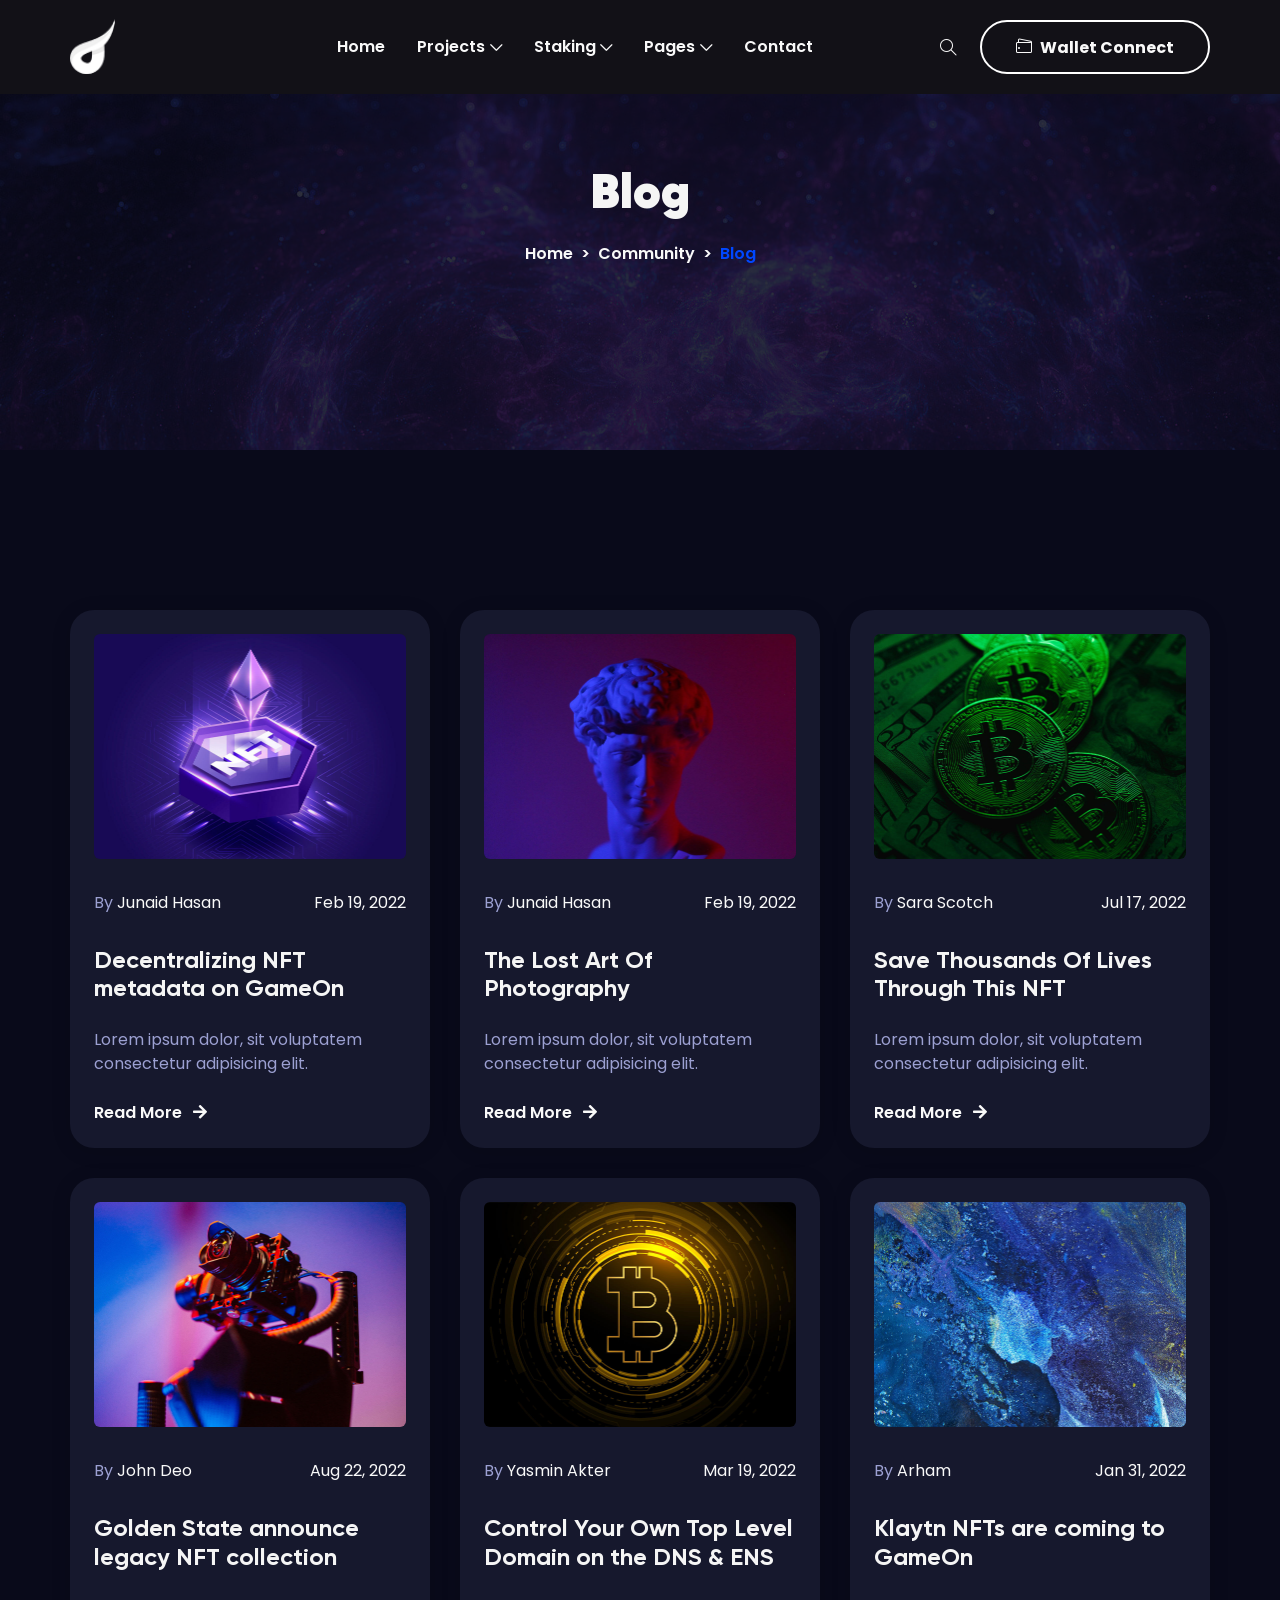
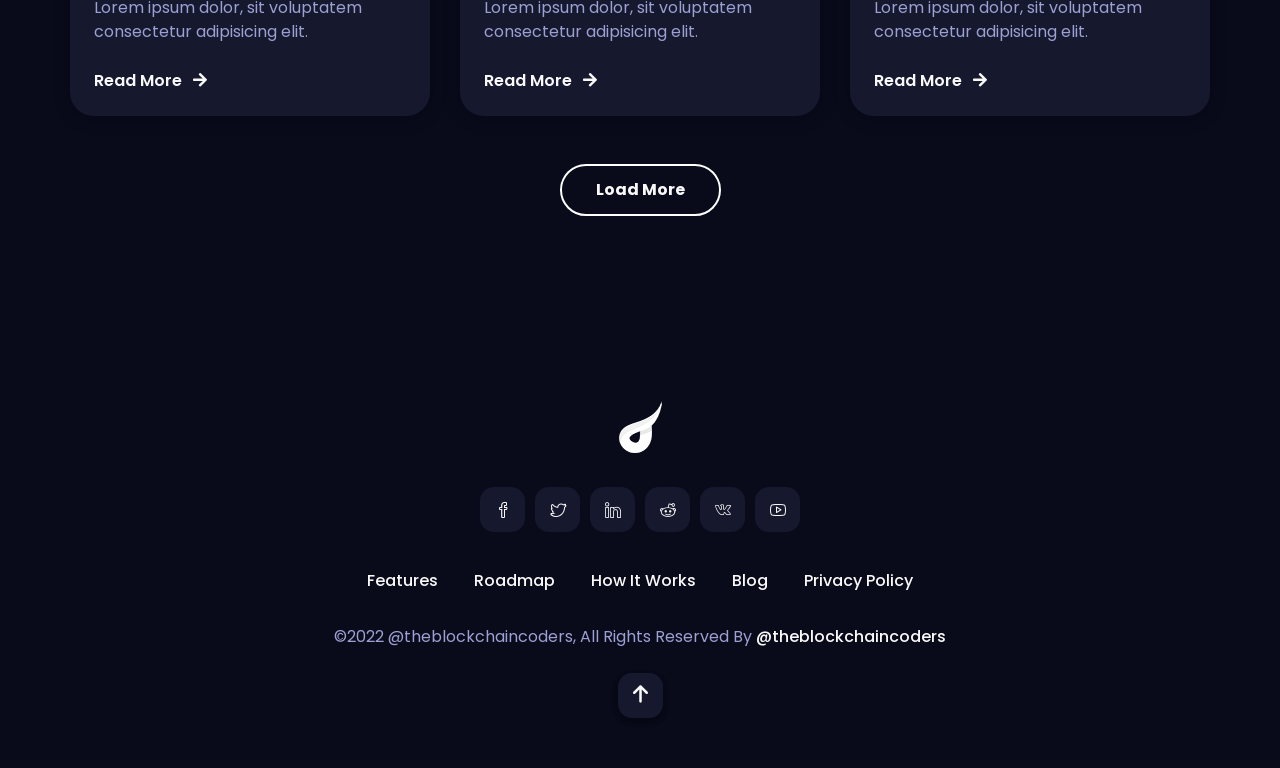
<file: stacking-template/blog.html>
<!DOCTYPE html>
<html class="no-js" lang="en">
  <head>
    <meta charset="UTF-8" />
    <meta name="description" content="" />
    <meta http-equiv="X-UA-Compatible" content="IE=edge" />
    <meta
      name="viewport"
      content="width=device-width, initial-scale=1, shrink-to-fit=no"
    />
    <!-- The above 4 meta tags *must* come first in the head; any other head content must come *after* these tags -->

    <!-- Title  -->
    <title>@theblockchaincoders - ERC20 Token Stacking Project</title>

    <!-- Favicon  -->
    <link rel="icon" href="assets/img/favicon.png" />

    <!-- ***** All CSS Files ***** -->

    <!-- Style css -->
    <link rel="stylesheet" href="assets/css/style.css" />
  </head>

  <body>
    <!--====== Preloader Area Start ======-->
    <div id="gameon-preloader" class="gameon-preloader">
      <!-- Preloader Animation -->
      <div class="preloader-animation">
        <!-- Spinner -->
        <div class="spinner"></div>
        <p class="fw-5 text-center text-uppercase">Loading</p>
      </div>
      <!-- Loader Animation -->
      <div class="loader-animation">
        <div class="row h-100">
          <!-- Single Loader -->
          <div class="col-3 single-loader p-0">
            <div class="loader-bg"></div>
          </div>
          <!-- Single Loader -->
          <div class="col-3 single-loader p-0">
            <div class="loader-bg"></div>
          </div>
          <!-- Single Loader -->
          <div class="col-3 single-loader p-0">
            <div class="loader-bg"></div>
          </div>
          <!-- Single Loader -->
          <div class="col-3 single-loader p-0">
            <div class="loader-bg"></div>
          </div>
        </div>
      </div>
    </div>
    <!--====== Preloader Area End ======-->

    <div class="main">
      <!-- ***** Header Start ***** -->
      <header id="header">
        <!-- Navbar -->
        <nav
          data-aos="zoom-out"
          data-aos-delay="800"
          class="navbar gameon-navbar navbar-expand"
        >
          <div class="container header">
            <!-- Logo -->
            <a class="navbar-brand" href="index.html">
              <img src="assets/img/logo/logo.png" alt="Brand Logo" />
            </a>

            <div class="ml-auto"></div>

            <!-- Navbar Nav -->
            <ul class="navbar-nav items mx-auto">
              <li class="nav-item">
                <a href="index.html" class="nav-link">Home</a>
              </li>
              <li class="nav-item dropdown">
                <a href="#" class="nav-link"
                  >Projects <i class="icon-arrow-down"></i
                ></a>
                <ul class="dropdown-menu">
                  <li class="nav-item">
                    <a href="project-1.html" class="nav-link"
                      >Project Style 1</a
                    >
                  </li>
                  <li class="nav-item">
                    <a href="project-2.html" class="nav-link"
                      >Project Style 2</a
                    >
                  </li>
                  <li class="nav-item">
                    <a href="project-3.html" class="nav-link"
                      >Project Style 3</a
                    >
                  </li>
                  <li class="nav-item">
                    <a href="project-4.html" class="nav-link"
                      >Project Style 4</a
                    >
                  </li>
                  <li class="nav-item">
                    <a href="project-details.html" class="nav-link"
                      >Project Details</a
                    >
                  </li>
                </ul>
              </li>
              <li class="nav-item dropdown">
                <a href="#" class="nav-link"
                  >Staking <i class="icon-arrow-down"></i
                ></a>
                <ul class="dropdown-menu">
                  <li class="nav-item">
                    <a href="staking-1.html" class="nav-link"
                      >Staking Style 1</a
                    >
                  </li>
                  <li class="nav-item">
                    <a href="staking-2.html" class="nav-link"
                      >Staking Style 2</a
                    >
                  </li>
                </ul>
              </li>
              <li class="nav-item dropdown">
                <a href="#" class="nav-link"
                  >Pages <i class="icon-arrow-down"></i
                ></a>
                <ul class="dropdown-menu">
                  <li class="nav-item">
                    <a href="farming.html" class="nav-link">Farming</a>
                  </li>
                  <li class="nav-item">
                    <a href="leaderboard.html" class="nav-link">Leaderboard</a>
                  </li>
                  <li class="nav-item dropdown">
                    <a href="#" class="nav-link"
                      >Inner Pages <i class="icon-arrow-right"></i
                    ></a>
                    <ul class="dropdown-menu">
                      <li class="nav-item">
                        <a href="apply.html" class="nav-link"
                          >Apply for Project</a
                        >
                      </li>
                      <li class="nav-item">
                        <a href="wallet-connect.html" class="nav-link"
                          >Wallet Connect</a
                        >
                      </li>
                      <li class="nav-item">
                        <a href="help-center.html" class="nav-link"
                          >Help Center</a
                        >
                      </li>
                      <li class="nav-item">
                        <a href="contact.html" class="nav-link">Contact</a>
                      </li>
                    </ul>
                  </li>
                  <li class="nav-item dropdown">
                    <a href="#" class="nav-link"
                      >Auth Pages <i class="icon-arrow-right"></i
                    ></a>
                    <ul class="dropdown-menu">
                      <li class="nav-item">
                        <a href="login.html" class="nav-link">Login</a>
                      </li>
                      <li class="nav-item">
                        <a href="register.html" class="nav-link">Register</a>
                      </li>
                      <li class="nav-item">
                        <a href="reset.html" class="nav-link"
                          >Forgot Password</a
                        >
                      </li>
                    </ul>
                  </li>
                  <li class="nav-item">
                    <a href="tokenomics.html" class="nav-link">Tokenomics</a>
                  </li>
                  <li class="nav-item">
                    <a href="tier-system.html" class="nav-link">Tier System</a>
                  </li>
                  <li class="nav-item dropdown">
                    <a href="#" class="nav-link"
                      >Community <i class="icon-arrow-right"></i
                    ></a>
                    <ul class="dropdown-menu">
                      <li class="nav-item active">
                        <a href="blog.html" class="nav-link active">Blog</a>
                      </li>
                      <li class="nav-item">
                        <a href="blog-single.html" class="nav-link"
                          >Blog Single</a
                        >
                      </li>
                    </ul>
                  </li>
                </ul>
              </li>
              <li class="nav-item">
                <a href="contact.html" class="nav-link">Contact</a>
              </li>
            </ul>

            <!-- Navbar Icons -->
            <ul class="navbar-nav icons">
              <li class="nav-item">
                <a
                  href="#"
                  class="nav-link"
                  data-toggle="modal"
                  data-target="#search"
                >
                  <i class="icon-magnifier"></i>
                </a>
              </li>
            </ul>

            <!-- Navbar Toggler -->
            <ul class="navbar-nav toggle">
              <li class="nav-item">
                <a
                  href="#"
                  class="nav-link"
                  data-toggle="modal"
                  data-target="#menu"
                >
                  <i class="icon-menu m-0"></i>
                </a>
              </li>
            </ul>

            <!-- Navbar Action Button -->
            <ul class="navbar-nav action">
              <li class="nav-item ml-2">
                <a
                  href="wallet-connect.html"
                  class="btn ml-lg-auto btn-bordered-white"
                  ><i class="icon-wallet mr-md-2"></i>Wallet Connect</a
                >
              </li>
            </ul>
          </div>
        </nav>
      </header>
      <!-- ***** Header End ***** -->

      <!-- ***** Breadcrumb Area Start ***** -->
      <section class="breadcrumb-area overlay-dark d-flex align-items-center">
        <div class="container">
          <div class="row">
            <div class="col-12">
              <!-- Breamcrumb Content -->
              <div class="breadcrumb-content text-center">
                <h2 class="m-0">Blog</h2>
                <ol class="breadcrumb d-flex justify-content-center">
                  <li class="breadcrumb-item"><a href="index.html">Home</a></li>
                  <li class="breadcrumb-item"><a href="#">Community</a></li>
                  <li class="breadcrumb-item active">Blog</li>
                </ol>
              </div>
            </div>
          </div>
        </div>
      </section>
      <!-- ***** Breadcrumb Area End ***** -->

      <!-- ***** Blog Area Start ***** -->
      <section class="blog-area load-more">
        <div class="container">
          <div class="row items">
            <div class="col-12 col-md-6 col-lg-4 item">
              <!-- Single Blog -->
              <div class="card blog-card">
                <!-- Blog Thumb -->
                <div class="blog-thumb">
                  <a href="blog-single.html"
                    ><img src="assets/img/blog/blog_1.jpg" alt=""
                  /></a>
                </div>
                <!-- Blog Content -->
                <div class="blog-content">
                  <!-- Meta Info -->
                  <ul
                    class="meta-info d-flex justify-content-between list-unstyled mt-4"
                  >
                    <li>By <a href="blog-single.html">Junaid Hasan</a></li>
                    <li><a href="blog-single.html">Feb 19, 2022</a></li>
                  </ul>
                  <!-- Blog Title -->
                  <a href="blog-single.html">
                    <h4>Decentralizing NFT metadata on GameOn</h4>
                  </a>
                  <p>
                    Lorem ipsum dolor, sit voluptatem consectetur adipisicing
                    elit.
                  </p>
                  <!-- Blog Button -->
                  <a class="btn content-btn" href="blog-single.html"
                    >Read More</a
                  >
                </div>
              </div>
            </div>
            <div class="col-12 col-md-6 col-lg-4 item">
              <!-- Single Blog -->
              <div class="card blog-card">
                <!-- Blog Thumb -->
                <div class="blog-thumb">
                  <a href="blog-single.html"
                    ><img src="assets/img/blog/blog_2.jpg" alt=""
                  /></a>
                </div>
                <!-- Blog Content -->
                <div class="blog-content">
                  <!-- Meta Info -->
                  <ul
                    class="meta-info d-flex justify-content-between list-unstyled mt-4"
                  >
                    <li>By <a href="blog-single.html">Junaid Hasan</a></li>
                    <li><a href="blog-single.html">Feb 19, 2022</a></li>
                  </ul>
                  <!-- Blog Title -->
                  <a href="blog-single.html">
                    <h4>The Lost Art Of Photography</h4>
                  </a>
                  <p>
                    Lorem ipsum dolor, sit voluptatem consectetur adipisicing
                    elit.
                  </p>
                  <!-- Blog Button -->
                  <a class="btn content-btn" href="blog-single.html"
                    >Read More</a
                  >
                </div>
              </div>
            </div>
            <div class="col-12 col-md-6 col-lg-4 item">
              <!-- Single Blog -->
              <div class="card blog-card">
                <!-- Blog Thumb -->
                <div class="blog-thumb">
                  <a href="blog-single.html"
                    ><img src="assets/img/blog/blog_3.jpg" alt=""
                  /></a>
                </div>
                <!-- Blog Content -->
                <div class="blog-content">
                  <!-- Meta Info -->
                  <ul
                    class="meta-info d-flex justify-content-between list-unstyled mt-4"
                  >
                    <li>By <a href="blog-single.html">Sara Scotch</a></li>
                    <li><a href="blog-single.html">Jul 17, 2022</a></li>
                  </ul>
                  <!-- Blog Title -->
                  <a href="blog-single.html">
                    <h4>Save Thousands Of Lives Through This NFT</h4>
                  </a>
                  <p>
                    Lorem ipsum dolor, sit voluptatem consectetur adipisicing
                    elit.
                  </p>
                  <!-- Blog Button -->
                  <a class="btn content-btn" href="blog-single.html"
                    >Read More</a
                  >
                </div>
              </div>
            </div>
            <div class="col-12 col-md-6 col-lg-4 item">
              <!-- Single Blog -->
              <div class="card blog-card">
                <!-- Blog Thumb -->
                <div class="blog-thumb">
                  <a href="blog-single.html"
                    ><img src="assets/img/blog/blog_4.jpg" alt=""
                  /></a>
                </div>
                <!-- Blog Content -->
                <div class="blog-content">
                  <!-- Meta Info -->
                  <ul
                    class="meta-info d-flex justify-content-between list-unstyled mt-4"
                  >
                    <li>By <a href="blog-single.html">John Deo</a></li>
                    <li><a href="blog-single.html">Aug 22, 2022</a></li>
                  </ul>
                  <!-- Blog Title -->
                  <a href="blog-single.html">
                    <h4>Golden State announce legacy NFT collection</h4>
                  </a>
                  <p>
                    Lorem ipsum dolor, sit voluptatem consectetur adipisicing
                    elit.
                  </p>
                  <!-- Blog Button -->
                  <a class="btn content-btn" href="blog-single.html"
                    >Read More</a
                  >
                </div>
              </div>
            </div>
            <div class="col-12 col-md-6 col-lg-4 item">
              <!-- Single Blog -->
              <div class="card blog-card">
                <!-- Blog Thumb -->
                <div class="blog-thumb">
                  <a href="blog-single.html"
                    ><img src="assets/img/blog/blog_5.jpg" alt=""
                  /></a>
                </div>
                <!-- Blog Content -->
                <div class="blog-content">
                  <!-- Meta Info -->
                  <ul
                    class="meta-info d-flex justify-content-between list-unstyled mt-4"
                  >
                    <li>By <a href="blog-single.html">Yasmin Akter</a></li>
                    <li><a href="blog-single.html">Mar 19, 2022</a></li>
                  </ul>
                  <!-- Blog Title -->
                  <a href="blog-single.html">
                    <h4>Control Your Own Top Level Domain on the DNS & ENS</h4>
                  </a>
                  <p>
                    Lorem ipsum dolor, sit voluptatem consectetur adipisicing
                    elit.
                  </p>
                  <!-- Blog Button -->
                  <a class="btn content-btn" href="blog-single.html"
                    >Read More</a
                  >
                </div>
              </div>
            </div>
            <div class="col-12 col-md-6 col-lg-4 item">
              <!-- Single Blog -->
              <div class="card blog-card">
                <!-- Blog Thumb -->
                <div class="blog-thumb">
                  <a href="blog-single.html"
                    ><img src="assets/img/blog/blog_6.jpg" alt=""
                  /></a>
                </div>
                <!-- Blog Content -->
                <div class="blog-content">
                  <!-- Meta Info -->
                  <ul
                    class="meta-info d-flex justify-content-between list-unstyled mt-4"
                  >
                    <li>By <a href="blog-single.html">Arham</a></li>
                    <li><a href="blog-single.html">Jan 31, 2022</a></li>
                  </ul>
                  <!-- Blog Title -->
                  <a href="blog-single.html">
                    <h4>Klaytn NFTs are coming to GameOn</h4>
                  </a>
                  <p>
                    Lorem ipsum dolor, sit voluptatem consectetur adipisicing
                    elit.
                  </p>
                  <!-- Blog Button -->
                  <a class="btn content-btn" href="blog-single.html"
                    >Read More</a
                  >
                </div>
              </div>
            </div>
            <div class="col-12 col-md-6 col-lg-4 item">
              <!-- Single Blog -->
              <div class="card blog-card">
                <!-- Blog Thumb -->
                <div class="blog-thumb">
                  <a href="blog-single.html"
                    ><img src="assets/img/blog/blog_7.jpg" alt=""
                  /></a>
                </div>
                <!-- Blog Content -->
                <div class="blog-content">
                  <!-- Meta Info -->
                  <ul
                    class="meta-info d-flex justify-content-between list-unstyled mt-4"
                  >
                    <li>By <a href="blog-single.html">Artnox</a></li>
                    <li><a href="blog-single.html">Mar 05, 2022</a></li>
                  </ul>
                  <!-- Blog Title -->
                  <a href="blog-single.html">
                    <h4>
                      GameOn raises $12M to scale the largest marketplace for
                      NFTs
                    </h4>
                  </a>
                  <p>
                    Lorem ipsum dolor, sit voluptatem consectetur adipisicing
                    elit.
                  </p>
                  <!-- Blog Button -->
                  <a class="btn content-btn" href="blog-single.html"
                    >Read More</a
                  >
                </div>
              </div>
            </div>
            <div class="col-12 col-md-6 col-lg-4 item">
              <!-- Single Blog -->
              <div class="card blog-card">
                <!-- Blog Thumb -->
                <div class="blog-thumb">
                  <a href="blog-single.html"
                    ><img src="assets/img/blog/blog_8.jpg" alt=""
                  /></a>
                </div>
                <!-- Blog Content -->
                <div class="blog-content">
                  <!-- Meta Info -->
                  <ul
                    class="meta-info d-flex justify-content-between list-unstyled mt-4"
                  >
                    <li>By <a href="blog-single.html">William</a></li>
                    <li><a href="blog-single.html">May 12, 2022</a></li>
                  </ul>
                  <!-- Blog Title -->
                  <a href="blog-single.html">
                    <h4>How to safely purchase NFTs on GameOn</h4>
                  </a>
                  <p>
                    Lorem ipsum dolor, sit voluptatem consectetur adipisicing
                    elit.
                  </p>
                  <!-- Blog Button -->
                  <a class="btn content-btn" href="blog-single.html"
                    >Read More</a
                  >
                </div>
              </div>
            </div>
            <div class="col-12 col-md-6 col-lg-4 item">
              <!-- Single Blog -->
              <div class="card blog-card">
                <!-- Blog Thumb -->
                <div class="blog-thumb">
                  <a href="blog-single.html"
                    ><img src="assets/img/blog/blog_9.jpg" alt=""
                  /></a>
                </div>
                <!-- Blog Content -->
                <div class="blog-content">
                  <!-- Meta Info -->
                  <ul
                    class="meta-info d-flex justify-content-between list-unstyled mt-4"
                  >
                    <li>By <a href="blog-single.html">Johnson</a></li>
                    <li><a href="blog-single.html">Sep 01, 2022</a></li>
                  </ul>
                  <!-- Blog Title -->
                  <a href="blog-single.html">
                    <h4>
                      The beginner’s guide to creating & selling digital art
                      NFTs
                    </h4>
                  </a>
                  <p>
                    Lorem ipsum dolor, sit voluptatem consectetur adipisicing
                    elit.
                  </p>
                  <!-- Blog Button -->
                  <a class="btn content-btn" href="blog-single.html"
                    >Read More</a
                  >
                </div>
              </div>
            </div>
          </div>
          <div class="row">
            <div class="col-12 text-center">
              <a
                id="load-btn"
                class="btn btn-bordered-white mt-4 mt-md-5"
                href="#"
                >Load More</a
              >
            </div>
          </div>
        </div>
      </section>
      <!-- ***** Blog Area End ***** -->

      <!--====== Footer Area Start ======-->
      <footer class="footer-area">
        <div class="container">
          <div class="row justify-content-center">
            <div class="col-12 col-md-8 text-center">
              <!-- Footer Items -->
              <div class="footer-items">
                <!-- Logo -->
                <a class="navbar-brand" href="index.html">
                  <img src="assets/img/logo/logo.png" alt="" />
                </a>
                <!-- Social Icons -->
                <div class="social-icons d-flex justify-content-center my-4">
                  <a
                    class="facebook"
                    href="https://www.facebook.com/"
                    target="_blank"
                  >
                    <i class="icon-social-facebook"></i>
                    <i class="icon-social-facebook"></i>
                  </a>
                  <a
                    class="twitter"
                    href="https://twitter.com/"
                    target="_blank"
                  >
                    <i class="icon-social-twitter"></i>
                    <i class="icon-social-twitter"></i>
                  </a>
                  <a
                    class="linkedin"
                    href="https://www.linkedin.com/"
                    target="_blank"
                  >
                    <i class="icon-social-linkedin"></i>
                    <i class="icon-social-linkedin"></i>
                  </a>
                  <a
                    class="reddit"
                    href="https://www.reddit.com/"
                    target="_blank"
                  >
                    <i class="icon-social-reddit"></i>
                    <i class="icon-social-reddit"></i>
                  </a>
                  <a
                    class="vkontakte"
                    href="https://discord.com/"
                    target="_blank"
                  >
                    <i class="icon-social-vkontakte"></i>
                    <i class="icon-social-vkontakte"></i>
                  </a>
                  <a
                    class="youtube"
                    href="https://www.youtube.com/"
                    target="_blank"
                  >
                    <i class="icon-social-youtube"></i>
                    <i class="icon-social-youtube"></i>
                  </a>
                </div>
                <ul class="list-inline">
                  <li class="list-inline-item">
                    <a href="tier-system.html">Features</a>
                  </li>
                  <li class="list-inline-item">
                    <a href="tokenomics.html">Roadmap</a>
                  </li>
                  <li class="list-inline-item">
                    <a href="contact.html">How It Works</a>
                  </li>
                  <li class="list-inline-item"><a href="blog.html">Blog</a></li>
                  <li class="list-inline-item">
                    <a href="login.html">Privacy Policy</a>
                  </li>
                </ul>
                <!-- Copyright Area -->
                <div class="copyright-area py-4">
                  &copy;2022 @theblockchaincoders, All Rights Reserved By
                  <a
                    href="https://www.theblockchaincoders.com/SourceCode"
                    target="_blank"
                    >@theblockchaincoders</a
                  >
                </div>
              </div>
              <!-- Scroll To Top -->
              <div id="scroll-to-top" class="scroll-to-top">
                <a href="#header" class="smooth-anchor">
                  <i class="fa-solid fa-arrow-up"></i>
                </a>
              </div>
            </div>
          </div>
        </div>
      </footer>
      <!--====== Footer Area End ======-->

      <!--====== Modal Search Area Start ======-->
      <div id="search" class="modal fade p-0">
        <div class="modal-dialog dialog-animated">
          <div class="modal-content h-100">
            <div class="modal-header" data-dismiss="modal">
              Search <i class="far fa-times-circle icon-close"></i>
            </div>
            <div class="modal-body">
              <form class="row">
                <div class="col-12 align-self-center">
                  <div class="row">
                    <div class="col-12 pb-3">
                      <h2 class="search-title mt-0 mb-3">
                        What are you looking for?
                      </h2>
                      <p>
                        Lorem ipsum dolor sit amet, consectetur adipiscing elit.
                      </p>
                    </div>
                  </div>
                  <div class="row">
                    <div class="col-12 input-group mt-md-4">
                      <input type="text" placeholder="Enter your keywords" />
                    </div>
                  </div>
                  <div class="row">
                    <div class="col-12 input-group align-self-center">
                      <button class="btn btn-bordered-white mt-3">
                        Search
                      </button>
                    </div>
                  </div>
                </div>
              </form>
            </div>
          </div>
        </div>
      </div>
      <!--====== Modal Search Area End ======-->

      <!--====== Modal Responsive Menu Area Start ======-->
      <div id="menu" class="modal fade p-0">
        <div class="modal-dialog dialog-animated">
          <div class="modal-content h-100">
            <div class="modal-header" data-dismiss="modal">
              Menu <i class="far fa-times-circle icon-close"></i>
            </div>
            <div class="menu modal-body">
              <div class="row w-100">
                <div class="items p-0 col-12 text-center"></div>
              </div>
            </div>
          </div>
        </div>
      </div>
      <!--====== Modal Responsive Menu Area End ======-->
    </div>

    <!-- ***** All jQuery Plugins ***** -->

    <!-- jQuery(necessary for all JavaScript plugins) -->
    <script src="assets/js/vendor/jquery.min.js"></script>

    <!-- Bootstrap js -->
    <script src="assets/js/vendor/popper.min.js"></script>
    <script src="assets/js/vendor/bootstrap.min.js"></script>

    <!-- Plugins js -->
    <script src="assets/js/vendor/all.min.js"></script>
    <script src="assets/js/vendor/gallery.min.js"></script>
    <script src="assets/js/vendor/slider.min.js"></script>
    <script src="assets/js/vendor/countdown.min.js"></script>
    <script src="assets/js/vendor/shuffle.min.js"></script>

    <!-- Active js -->
    <script src="assets/js/main.js"></script>
  </body>
</html>
</file>
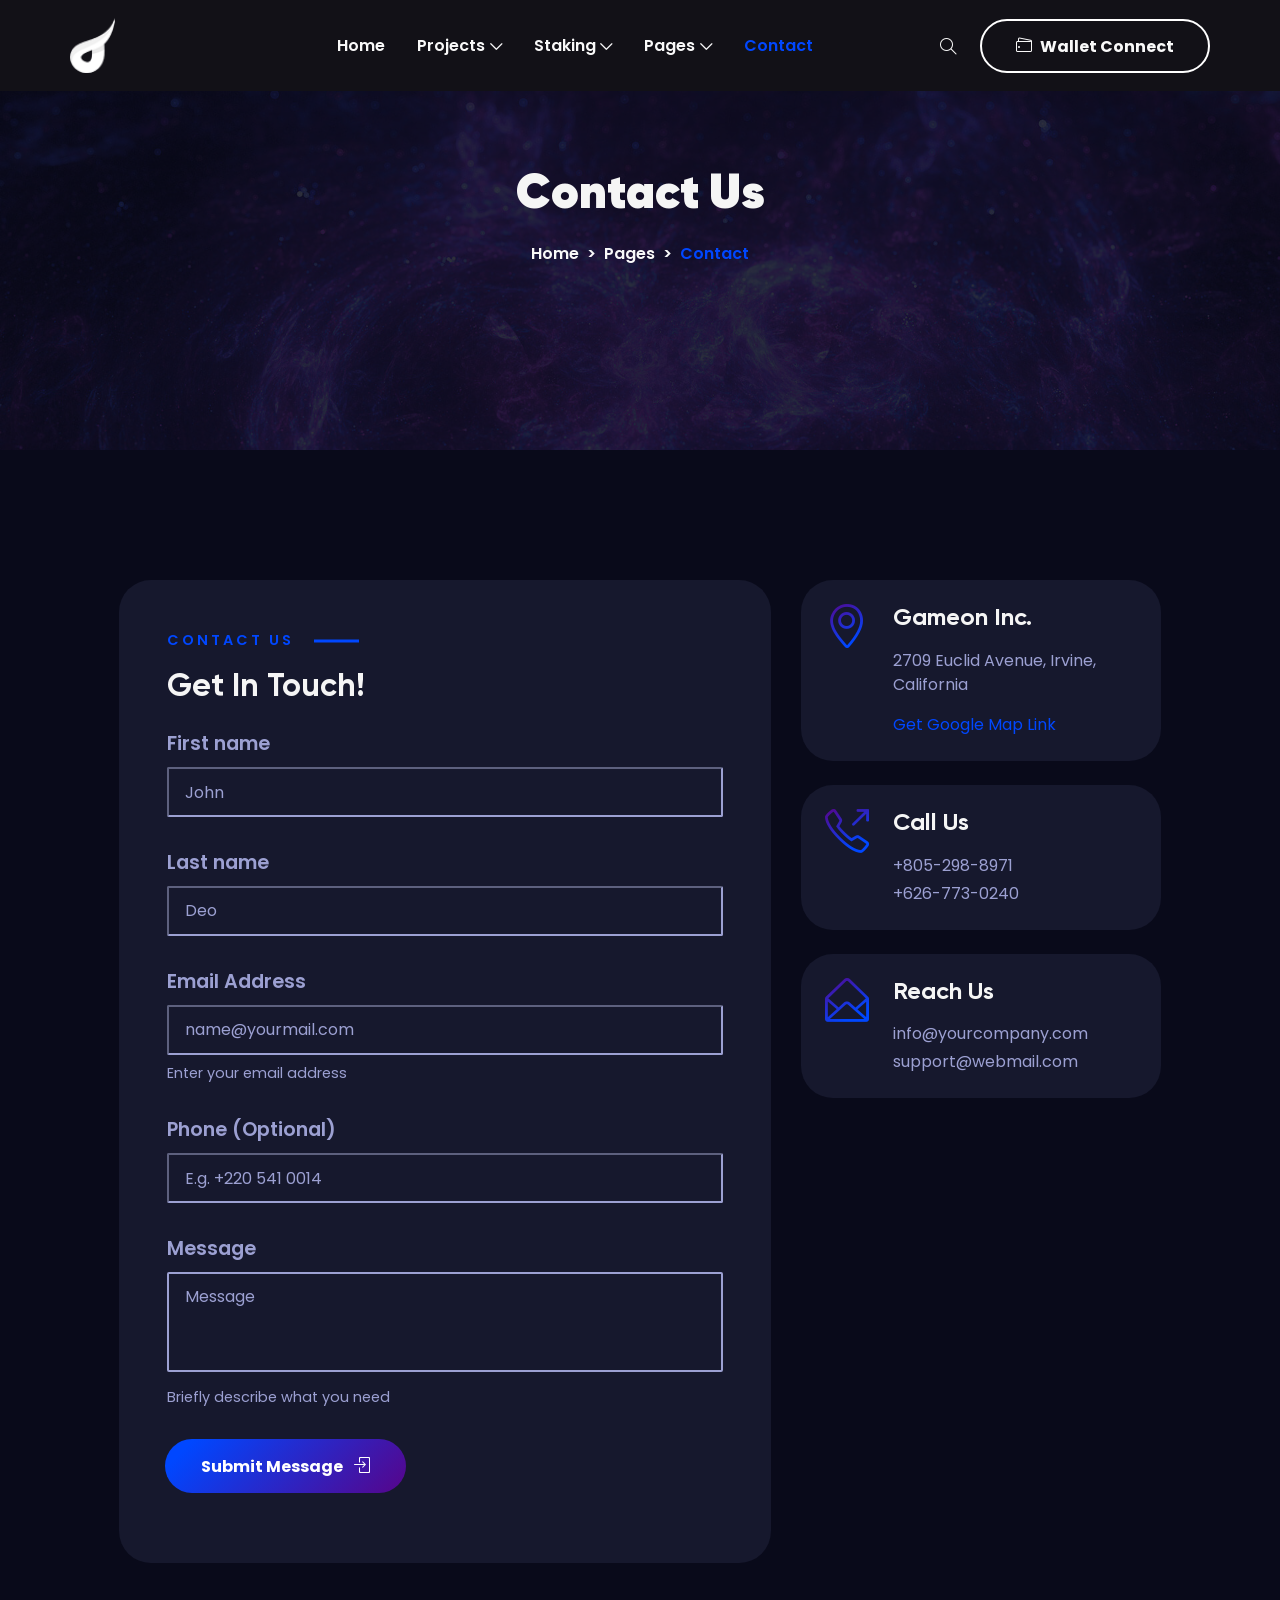
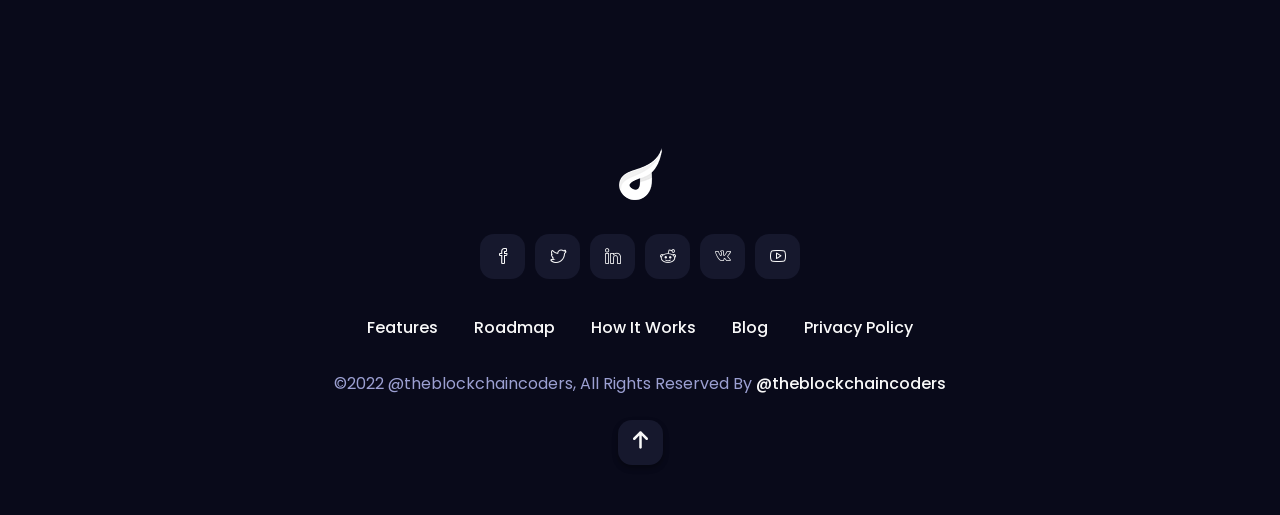
<file: stacking-template/contact.html>
<!DOCTYPE html>
<html class="no-js" lang="en">
  <head>
    <meta charset="UTF-8" />
    <meta name="description" content="" />
    <meta http-equiv="X-UA-Compatible" content="IE=edge" />
    <meta
      name="viewport"
      content="width=device-width, initial-scale=1, shrink-to-fit=no"
    />
    <!-- The above 4 meta tags *must* come first in the head; any other head content must come *after* these tags -->

    <!-- Title  -->
    <title>@theblockchaincoders - ERC20 Token Stacking Project</title>

    <!-- Favicon  -->
    <link rel="icon" href="assets/img/favicon.png" />

    <!-- ***** All CSS Files ***** -->

    <!-- Style css -->
    <link rel="stylesheet" href="assets/css/style.css" />
  </head>

  <body>
    <!--====== Preloader Area Start ======-->
    <div id="gameon-preloader" class="gameon-preloader">
      <!-- Preloader Animation -->
      <div class="preloader-animation">
        <!-- Spinner -->
        <div class="spinner"></div>
        <p class="fw-5 text-center text-uppercase">Loading</p>
      </div>
      <!-- Loader Animation -->
      <div class="loader-animation">
        <div class="row h-100">
          <!-- Single Loader -->
          <div class="col-3 single-loader p-0">
            <div class="loader-bg"></div>
          </div>
          <!-- Single Loader -->
          <div class="col-3 single-loader p-0">
            <div class="loader-bg"></div>
          </div>
          <!-- Single Loader -->
          <div class="col-3 single-loader p-0">
            <div class="loader-bg"></div>
          </div>
          <!-- Single Loader -->
          <div class="col-3 single-loader p-0">
            <div class="loader-bg"></div>
          </div>
        </div>
      </div>
    </div>
    <!--====== Preloader Area End ======-->

    <div class="main">
      <!-- ***** Header Start ***** -->
      <header id="header">
        <!-- Navbar -->
        <nav
          data-aos="zoom-out"
          data-aos-delay="800"
          class="navbar gameon-navbar navbar-expand"
        >
          <div class="container header">
            <!-- Logo -->
            <a class="navbar-brand" href="index.html">
              <img src="assets/img/logo/logo.png" alt="Brand Logo" />
            </a>

            <div class="ml-auto"></div>

            <!-- Navbar Nav -->
            <ul class="navbar-nav items mx-auto">
              <li class="nav-item">
                <a href="index.html" class="nav-link">Home</a>
              </li>
              <li class="nav-item dropdown">
                <a href="#" class="nav-link"
                  >Projects <i class="icon-arrow-down"></i
                ></a>
                <ul class="dropdown-menu">
                  <li class="nav-item">
                    <a href="project-1.html" class="nav-link"
                      >Project Style 1</a
                    >
                  </li>
                  <li class="nav-item">
                    <a href="project-2.html" class="nav-link"
                      >Project Style 2</a
                    >
                  </li>
                  <li class="nav-item">
                    <a href="project-3.html" class="nav-link"
                      >Project Style 3</a
                    >
                  </li>
                  <li class="nav-item">
                    <a href="project-4.html" class="nav-link"
                      >Project Style 4</a
                    >
                  </li>
                  <li class="nav-item">
                    <a href="project-details.html" class="nav-link"
                      >Project Details</a
                    >
                  </li>
                </ul>
              </li>
              <li class="nav-item dropdown">
                <a href="#" class="nav-link"
                  >Staking <i class="icon-arrow-down"></i
                ></a>
                <ul class="dropdown-menu">
                  <li class="nav-item">
                    <a href="staking-1.html" class="nav-link"
                      >Staking Style 1</a
                    >
                  </li>
                  <li class="nav-item">
                    <a href="staking-2.html" class="nav-link"
                      >Staking Style 2</a
                    >
                  </li>
                </ul>
              </li>
              <li class="nav-item dropdown">
                <a href="#" class="nav-link"
                  >Pages <i class="icon-arrow-down"></i
                ></a>
                <ul class="dropdown-menu">
                  <li class="nav-item">
                    <a href="farming.html" class="nav-link">Farming</a>
                  </li>
                  <li class="nav-item">
                    <a href="leaderboard.html" class="nav-link">Leaderboard</a>
                  </li>
                  <li class="nav-item dropdown">
                    <a href="#" class="nav-link"
                      >Inner Pages <i class="icon-arrow-right"></i
                    ></a>
                    <ul class="dropdown-menu">
                      <li class="nav-item">
                        <a href="apply.html" class="nav-link"
                          >Apply for Project</a
                        >
                      </li>
                      <li class="nav-item">
                        <a href="wallet-connect.html" class="nav-link"
                          >Wallet Connect</a
                        >
                      </li>
                      <li class="nav-item">
                        <a href="help-center.html" class="nav-link"
                          >Help Center</a
                        >
                      </li>
                      <li class="nav-item">
                        <a href="contact.html" class="nav-link">Contact</a>
                      </li>
                    </ul>
                  </li>
                  <li class="nav-item dropdown">
                    <a href="#" class="nav-link"
                      >Auth Pages <i class="icon-arrow-right"></i
                    ></a>
                    <ul class="dropdown-menu">
                      <li class="nav-item">
                        <a href="login.html" class="nav-link">Login</a>
                      </li>
                      <li class="nav-item">
                        <a href="register.html" class="nav-link">Register</a>
                      </li>
                      <li class="nav-item">
                        <a href="reset.html" class="nav-link"
                          >Forgot Password</a
                        >
                      </li>
                    </ul>
                  </li>
                  <li class="nav-item">
                    <a href="tokenomics.html" class="nav-link">Tokenomics</a>
                  </li>
                  <li class="nav-item">
                    <a href="tier-system.html" class="nav-link">Tier System</a>
                  </li>
                  <li class="nav-item dropdown">
                    <a href="#" class="nav-link"
                      >Community <i class="icon-arrow-right"></i
                    ></a>
                    <ul class="dropdown-menu">
                      <li class="nav-item">
                        <a href="blog.html" class="nav-link">Blog</a>
                      </li>
                      <li class="nav-item">
                        <a href="blog-single.html" class="nav-link"
                          >Blog Single</a
                        >
                      </li>
                    </ul>
                  </li>
                </ul>
              </li>
              <li class="nav-item active">
                <a href="contact.html" class="nav-link active">Contact</a>
              </li>
            </ul>

            <!-- Navbar Icons -->
            <ul class="navbar-nav icons">
              <li class="nav-item">
                <a
                  href="#"
                  class="nav-link"
                  data-toggle="modal"
                  data-target="#search"
                >
                  <i class="icon-magnifier"></i>
                </a>
              </li>
            </ul>

            <!-- Navbar Toggler -->
            <ul class="navbar-nav toggle">
              <li class="nav-item">
                <a
                  href="#"
                  class="nav-link"
                  data-toggle="modal"
                  data-target="#menu"
                >
                  <i class="icon-menu m-0"></i>
                </a>
              </li>
            </ul>

            <!-- Navbar Action Button -->
            <ul class="navbar-nav action">
              <li class="nav-item ml-2">
                <a
                  href="wallet-connect.html"
                  class="btn ml-lg-auto btn-bordered-white"
                  ><i class="icon-wallet mr-md-2"></i>Wallet Connect</a
                >
              </li>
            </ul>
          </div>
        </nav>
      </header>
      <!-- ***** Header End ***** -->

      <!-- ***** Breadcrumb Area Start ***** -->
      <section class="breadcrumb-area overlay-dark d-flex align-items-center">
        <div class="container">
          <div class="row">
            <div class="col-12">
              <!-- Breamcrumb Content -->
              <div class="breadcrumb-content text-center">
                <h2 class="m-0">Contact Us</h2>
                <ol class="breadcrumb d-flex justify-content-center">
                  <li class="breadcrumb-item"><a href="index.html">Home</a></li>
                  <li class="breadcrumb-item"><a href="#">Pages</a></li>
                  <li class="breadcrumb-item active">Contact</li>
                </ol>
              </div>
            </div>
          </div>
        </div>
      </section>
      <!-- ***** Breadcrumb Area End ***** -->

      <!-- ***** Contact Area Start ***** -->
      <section class="apply-area contact">
        <div class="container">
          <div class="row justify-content-center">
            <div class="col-12 col-md-7">
              <div class="apply-form card no-hover">
                <!-- Intro -->
                <div
                  class="intro d-flex justify-content-between align-items-end mb-4"
                >
                  <div class="intro-content">
                    <span class="intro-text">Contact Us</span>
                    <h3 class="mt-3 mb-0">Get In Touch!</h3>
                  </div>
                </div>
                <form
                  id="contact-form"
                  method="POST"
                  action="assets/php/form.php"
                >
                  <div class="form-group">
                    <label for="first-name">First name</label>
                    <input
                      type="text"
                      id="first-name"
                      name="first-name"
                      placeholder="John"
                      required="required"
                    />
                  </div>
                  <div class="form-group">
                    <label for="last-name">Last name</label>
                    <input
                      type="text"
                      id="last-name"
                      name="last-name"
                      placeholder="Deo"
                      required="required"
                    />
                  </div>
                  <div class="form-group">
                    <label for="email">Email Address</label>
                    <input
                      type="email"
                      id="email"
                      name="email"
                      placeholder="name@yourmail.com"
                      required="required"
                    />
                    <small class="form-text mt-2"
                      >Enter your email address</small
                    >
                  </div>
                  <div class="form-group">
                    <label for="phone">Phone (Optional)</label>
                    <input
                      type="text"
                      id="phone"
                      name="phone"
                      placeholder="E.g. +220 541 0014"
                    />
                  </div>
                  <div class="form-group">
                    <label for="description">Message</label>
                    <textarea
                      id="description"
                      name="message"
                      placeholder="Message"
                      cols="30"
                      rows="3"
                      required="required"
                    ></textarea>
                    <small class="form-text mt-2"
                      >Briefly describe what you need</small
                    >
                  </div>
                  <button type="submit" class="btn btn-bordered active">
                    Submit Message <i class="icon-login ml-2"></i>
                  </button>
                </form>
                <p class="form-message"></p>
              </div>
            </div>
            <div class="col-12 col-md-4">
              <div class="contact-items mt-4 mt-md-0">
                <!-- Single Card -->
                <div class="card no-hover staking-card">
                  <div class="media">
                    <i class="icon text-effect icon-location-pin m-0"></i>
                    <div class="media-body ml-4">
                      <h4 class="m-0">Gameon Inc.</h4>
                      <p class="my-3">2709 Euclid Avenue, Irvine, California</p>
                      <a
                        class="notice"
                        href="https://www.google.com/maps"
                        target="_blank"
                        >Get Google Map Link</a
                      >
                    </div>
                  </div>
                </div>
                <!-- Single Card -->
                <div class="card no-hover staking-card my-4">
                  <div class="media">
                    <i class="icon text-effect icon-call-out m-0"></i>
                    <div class="media-body ml-4">
                      <h4 class="m-0">Call Us</h4>
                      <span class="d-inline-block mt-3 mb-1"
                        >+805-298-8971</span
                      >
                      <span class="d-inline-block">+626-773-0240</span>
                    </div>
                  </div>
                </div>
                <!-- Single Card -->
                <div class="card no-hover staking-card">
                  <div class="media">
                    <i class="icon text-effect icon-envelope-open m-0"></i>
                    <div class="media-body ml-4">
                      <h4 class="m-0">Reach Us</h4>
                      <span class="d-inline-block mt-3 mb-1"
                        >info@yourcompany.com</span
                      >
                      <span class="d-inline-block">support@webmail.com</span>
                    </div>
                  </div>
                </div>
              </div>
            </div>
          </div>
        </div>
      </section>
      <!-- ***** Contact Area End ***** -->

      <!--====== Footer Area Start ======-->
      <footer class="footer-area">
        <div class="container">
          <div class="row justify-content-center">
            <div class="col-12 col-md-8 text-center">
              <!-- Footer Items -->
              <div class="footer-items">
                <!-- Logo -->
                <a class="navbar-brand" href="index.html">
                  <img src="assets/img/logo/logo.png" alt="" />
                </a>
                <!-- Social Icons -->
                <div class="social-icons d-flex justify-content-center my-4">
                  <a
                    class="facebook"
                    href="https://www.facebook.com/"
                    target="_blank"
                  >
                    <i class="icon-social-facebook"></i>
                    <i class="icon-social-facebook"></i>
                  </a>
                  <a
                    class="twitter"
                    href="https://twitter.com/"
                    target="_blank"
                  >
                    <i class="icon-social-twitter"></i>
                    <i class="icon-social-twitter"></i>
                  </a>
                  <a
                    class="linkedin"
                    href="https://www.linkedin.com/"
                    target="_blank"
                  >
                    <i class="icon-social-linkedin"></i>
                    <i class="icon-social-linkedin"></i>
                  </a>
                  <a
                    class="reddit"
                    href="https://www.reddit.com/"
                    target="_blank"
                  >
                    <i class="icon-social-reddit"></i>
                    <i class="icon-social-reddit"></i>
                  </a>
                  <a
                    class="vkontakte"
                    href="https://discord.com/"
                    target="_blank"
                  >
                    <i class="icon-social-vkontakte"></i>
                    <i class="icon-social-vkontakte"></i>
                  </a>
                  <a
                    class="youtube"
                    href="https://www.youtube.com/"
                    target="_blank"
                  >
                    <i class="icon-social-youtube"></i>
                    <i class="icon-social-youtube"></i>
                  </a>
                </div>
                <ul class="list-inline">
                  <li class="list-inline-item">
                    <a href="tier-system.html">Features</a>
                  </li>
                  <li class="list-inline-item">
                    <a href="tokenomics.html">Roadmap</a>
                  </li>
                  <li class="list-inline-item">
                    <a href="contact.html">How It Works</a>
                  </li>
                  <li class="list-inline-item"><a href="blog.html">Blog</a></li>
                  <li class="list-inline-item">
                    <a href="login.html">Privacy Policy</a>
                  </li>
                </ul>
                <!-- Copyright Area -->
                <div class="copyright-area py-4">
                  &copy;2022 @theblockchaincoders, All Rights Reserved By
                  <a
                    href="https://www.theblockchaincoders.com/SourceCode"
                    target="_blank"
                    >@theblockchaincoders</a
                  >
                </div>
              </div>
              <!-- Scroll To Top -->
              <div id="scroll-to-top" class="scroll-to-top">
                <a href="#header" class="smooth-anchor">
                  <i class="fa-solid fa-arrow-up"></i>
                </a>
              </div>
            </div>
          </div>
        </div>
      </footer>
      <!--====== Footer Area End ======-->

      <!--====== Modal Search Area Start ======-->
      <div id="search" class="modal fade p-0">
        <div class="modal-dialog dialog-animated">
          <div class="modal-content h-100">
            <div class="modal-header" data-dismiss="modal">
              Search <i class="far fa-times-circle icon-close"></i>
            </div>
            <div class="modal-body">
              <form class="row">
                <div class="col-12 align-self-center">
                  <div class="row">
                    <div class="col-12 pb-3">
                      <h2 class="search-title mt-0 mb-3">
                        What are you looking for?
                      </h2>
                      <p>
                        Lorem ipsum dolor sit amet, consectetur adipiscing elit.
                      </p>
                    </div>
                  </div>
                  <div class="row">
                    <div class="col-12 input-group mt-md-4">
                      <input type="text" placeholder="Enter your keywords" />
                    </div>
                  </div>
                  <div class="row">
                    <div class="col-12 input-group align-self-center">
                      <button class="btn btn-bordered-white mt-3">
                        Search
                      </button>
                    </div>
                  </div>
                </div>
              </form>
            </div>
          </div>
        </div>
      </div>
      <!--====== Modal Search Area End ======-->

      <!--====== Modal Responsive Menu Area Start ======-->
      <div id="menu" class="modal fade p-0">
        <div class="modal-dialog dialog-animated">
          <div class="modal-content h-100">
            <div class="modal-header" data-dismiss="modal">
              Menu <i class="far fa-times-circle icon-close"></i>
            </div>
            <div class="menu modal-body">
              <div class="row w-100">
                <div class="items p-0 col-12 text-center"></div>
              </div>
            </div>
          </div>
        </div>
      </div>
      <!--====== Modal Responsive Menu Area End ======-->
    </div>

    <!-- ***** All jQuery Plugins ***** -->

    <!-- jQuery(necessary for all JavaScript plugins) -->
    <script src="assets/js/vendor/jquery.min.js"></script>

    <!-- Bootstrap js -->
    <script src="assets/js/vendor/popper.min.js"></script>
    <script src="assets/js/vendor/bootstrap.min.js"></script>

    <!-- Plugins js -->
    <script src="assets/js/vendor/all.min.js"></script>
    <script src="assets/js/vendor/gallery.min.js"></script>
    <script src="assets/js/vendor/slider.min.js"></script>
    <script src="assets/js/vendor/countdown.min.js"></script>
    <script src="assets/js/vendor/shuffle.min.js"></script>

    <!-- Active js -->
    <script src="assets/js/main.js"></script>
  </body>
</html>
</file>
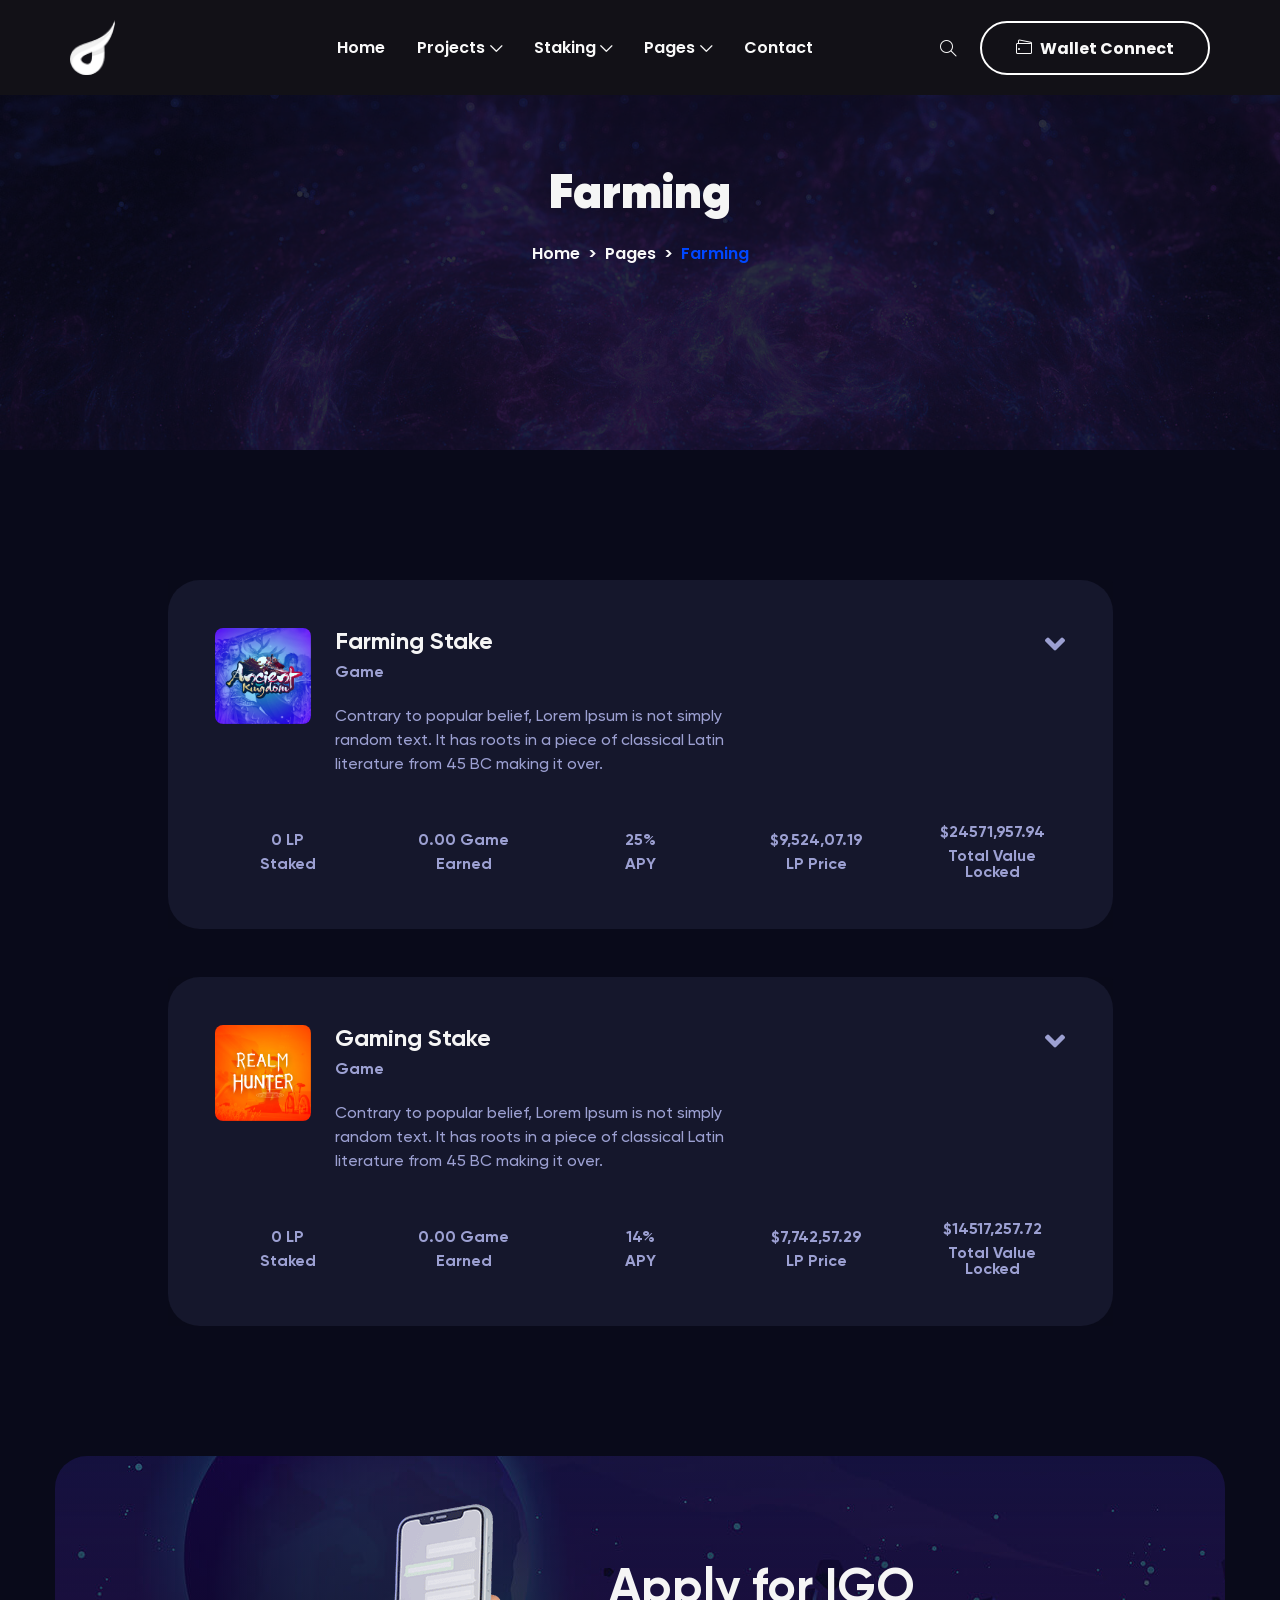
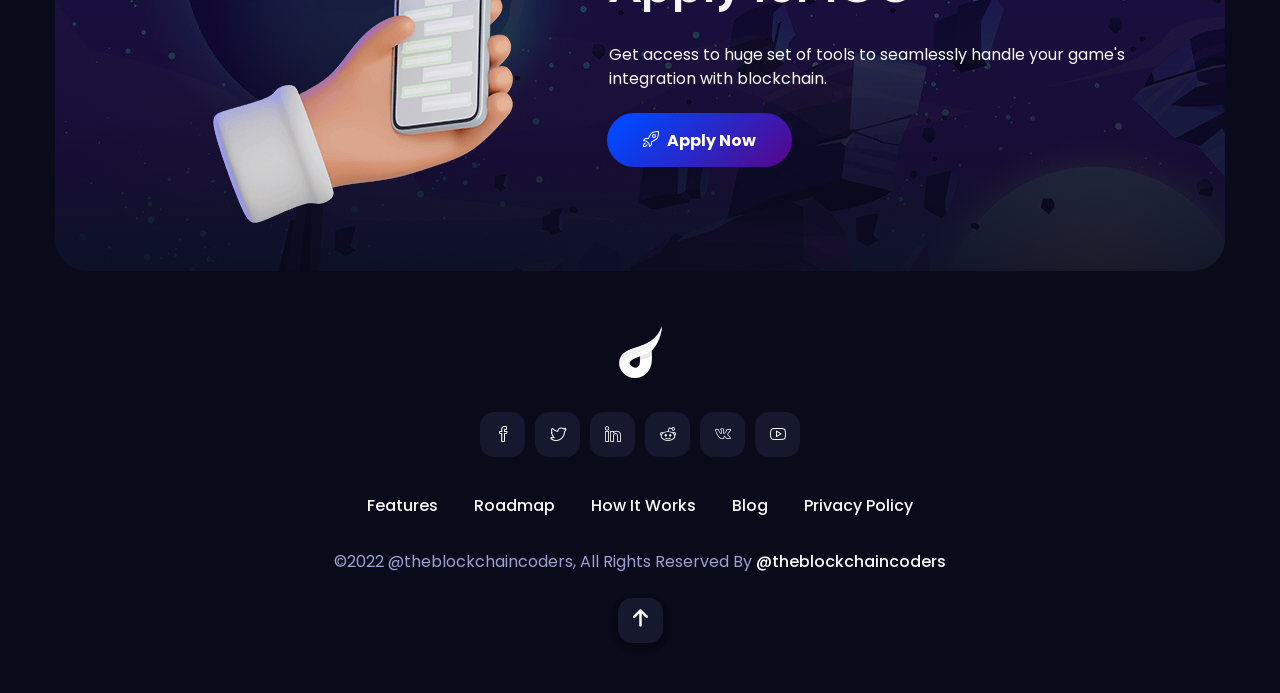
<file: stacking-template/farming.html>
<!DOCTYPE html>
<html class="no-js" lang="en">
  <head>
    <meta charset="UTF-8" />
    <meta name="description" content="" />
    <meta http-equiv="X-UA-Compatible" content="IE=edge" />
    <meta
      name="viewport"
      content="width=device-width, initial-scale=1, shrink-to-fit=no"
    />
    <!-- The above 4 meta tags *must* come first in the head; any other head content must come *after* these tags -->

    <!-- Title  -->
    <title>@theblockchaincoders - ERC20 Token Stacking Project</title>

    <!-- Favicon  -->
    <link rel="icon" href="assets/img/favicon.png" />

    <!-- ***** All CSS Files ***** -->

    <!-- Style css -->
    <link rel="stylesheet" href="assets/css/style.css" />
  </head>

  <body>
    <!--====== Preloader Area Start ======-->
    <div id="gameon-preloader" class="gameon-preloader">
      <!-- Preloader Animation -->
      <div class="preloader-animation">
        <!-- Spinner -->
        <div class="spinner"></div>
        <p class="fw-5 text-center text-uppercase">Loading</p>
      </div>
      <!-- Loader Animation -->
      <div class="loader-animation">
        <div class="row h-100">
          <!-- Single Loader -->
          <div class="col-3 single-loader p-0">
            <div class="loader-bg"></div>
          </div>
          <!-- Single Loader -->
          <div class="col-3 single-loader p-0">
            <div class="loader-bg"></div>
          </div>
          <!-- Single Loader -->
          <div class="col-3 single-loader p-0">
            <div class="loader-bg"></div>
          </div>
          <!-- Single Loader -->
          <div class="col-3 single-loader p-0">
            <div class="loader-bg"></div>
          </div>
        </div>
      </div>
    </div>
    <!--====== Preloader Area End ======-->

    <div class="main">
      <!-- ***** Header Start ***** -->
      <header id="header">
        <!-- Navbar -->
        <nav
          data-aos="zoom-out"
          data-aos-delay="800"
          class="navbar gameon-navbar navbar-expand"
        >
          <div class="container header">
            <!-- Logo -->
            <a class="navbar-brand" href="index.html">
              <img src="assets/img/logo/logo.png" alt="Brand Logo" />
            </a>

            <div class="ml-auto"></div>

            <!-- Navbar Nav -->
            <ul class="navbar-nav items mx-auto">
              <li class="nav-item">
                <a href="index.html" class="nav-link">Home</a>
              </li>
              <li class="nav-item dropdown">
                <a href="#" class="nav-link"
                  >Projects <i class="icon-arrow-down"></i
                ></a>
                <ul class="dropdown-menu">
                  <li class="nav-item">
                    <a href="project-1.html" class="nav-link"
                      >Project Style 1</a
                    >
                  </li>
                  <li class="nav-item">
                    <a href="project-2.html" class="nav-link"
                      >Project Style 2</a
                    >
                  </li>
                  <li class="nav-item">
                    <a href="project-3.html" class="nav-link"
                      >Project Style 3</a
                    >
                  </li>
                  <li class="nav-item">
                    <a href="project-4.html" class="nav-link"
                      >Project Style 4</a
                    >
                  </li>
                  <li class="nav-item">
                    <a href="project-details.html" class="nav-link"
                      >Project Details</a
                    >
                  </li>
                </ul>
              </li>
              <li class="nav-item dropdown">
                <a href="#" class="nav-link"
                  >Staking <i class="icon-arrow-down"></i
                ></a>
                <ul class="dropdown-menu">
                  <li class="nav-item">
                    <a href="staking-1.html" class="nav-link"
                      >Staking Style 1</a
                    >
                  </li>
                  <li class="nav-item">
                    <a href="staking-2.html" class="nav-link"
                      >Staking Style 2</a
                    >
                  </li>
                </ul>
              </li>
              <li class="nav-item dropdown">
                <a href="#" class="nav-link"
                  >Pages <i class="icon-arrow-down"></i
                ></a>
                <ul class="dropdown-menu">
                  <li class="nav-item active">
                    <a href="farming.html" class="nav-link active">Farming</a>
                  </li>
                  <li class="nav-item">
                    <a href="leaderboard.html" class="nav-link">Leaderboard</a>
                  </li>
                  <li class="nav-item dropdown">
                    <a href="#" class="nav-link"
                      >Inner Pages <i class="icon-arrow-right"></i
                    ></a>
                    <ul class="dropdown-menu">
                      <li class="nav-item">
                        <a href="apply.html" class="nav-link"
                          >Apply for Project</a
                        >
                      </li>
                      <li class="nav-item">
                        <a href="wallet-connect.html" class="nav-link"
                          >Wallet Connect</a
                        >
                      </li>
                      <li class="nav-item">
                        <a href="help-center.html" class="nav-link"
                          >Help Center</a
                        >
                      </li>
                      <li class="nav-item">
                        <a href="contact.html" class="nav-link">Contact</a>
                      </li>
                    </ul>
                  </li>
                  <li class="nav-item dropdown">
                    <a href="#" class="nav-link"
                      >Auth Pages <i class="icon-arrow-right"></i
                    ></a>
                    <ul class="dropdown-menu">
                      <li class="nav-item">
                        <a href="login.html" class="nav-link">Login</a>
                      </li>
                      <li class="nav-item">
                        <a href="register.html" class="nav-link">Register</a>
                      </li>
                      <li class="nav-item">
                        <a href="reset.html" class="nav-link"
                          >Forgot Password</a
                        >
                      </li>
                    </ul>
                  </li>
                  <li class="nav-item">
                    <a href="tokenomics.html" class="nav-link">Tokenomics</a>
                  </li>
                  <li class="nav-item">
                    <a href="tier-system.html" class="nav-link">Tier System</a>
                  </li>
                  <li class="nav-item dropdown">
                    <a href="#" class="nav-link"
                      >Community <i class="icon-arrow-right"></i
                    ></a>
                    <ul class="dropdown-menu">
                      <li class="nav-item">
                        <a href="blog.html" class="nav-link">Blog</a>
                      </li>
                      <li class="nav-item">
                        <a href="blog-single.html" class="nav-link"
                          >Blog Single</a
                        >
                      </li>
                    </ul>
                  </li>
                </ul>
              </li>
              <li class="nav-item">
                <a href="contact.html" class="nav-link">Contact</a>
              </li>
            </ul>

            <!-- Navbar Icons -->
            <ul class="navbar-nav icons">
              <li class="nav-item">
                <a
                  href="#"
                  class="nav-link"
                  data-toggle="modal"
                  data-target="#search"
                >
                  <i class="icon-magnifier"></i>
                </a>
              </li>
            </ul>

            <!-- Navbar Toggler -->
            <ul class="navbar-nav toggle">
              <li class="nav-item">
                <a
                  href="#"
                  class="nav-link"
                  data-toggle="modal"
                  data-target="#menu"
                >
                  <i class="icon-menu m-0"></i>
                </a>
              </li>
            </ul>

            <!-- Navbar Action Button -->
            <ul class="navbar-nav action">
              <li class="nav-item ml-2">
                <a
                  href="wallet-connect.html"
                  class="btn ml-lg-auto btn-bordered-white"
                  ><i class="icon-wallet mr-md-2"></i>Wallet Connect</a
                >
              </li>
            </ul>
          </div>
        </nav>
      </header>
      <!-- ***** Header End ***** -->

      <!-- ***** Breadcrumb Area Start ***** -->
      <section class="breadcrumb-area overlay-dark d-flex align-items-center">
        <div class="container">
          <div class="row">
            <div class="col-12">
              <!-- Breamcrumb Content -->
              <div class="breadcrumb-content text-center">
                <h2 class="m-0">Farming</h2>
                <ol class="breadcrumb d-flex justify-content-center">
                  <li class="breadcrumb-item"><a href="index.html">Home</a></li>
                  <li class="breadcrumb-item"><a href="#">Pages</a></li>
                  <li class="breadcrumb-item active">Farming</li>
                </ol>
              </div>
            </div>
          </div>
        </div>
      </section>
      <!-- ***** Breadcrumb Area End ***** -->

      <!-- ***** Farming Area Start ***** -->
      <section class="staking-area">
        <div id="gameon-accordion" class="container accordion">
          <div class="row justify-content-center">
            <div class="col-12 col-md-10">
              <!-- Single Accordion Item -->
              <div class="single-accordion-item">
                <!-- Card Header -->
                <div class="card-header bg-inherit border-0 p-0">
                  <h2 class="m-0">
                    <button
                      class="btn staking-btn d-block text-left w-100 py-4"
                      type="button"
                      data-toggle="collapse"
                      data-target="#collapseOne"
                    >
                      <div class="row">
                        <div class="col-12 col-md-8">
                          <div class="media flex-column flex-md-row">
                            <img
                              class="avatar-max-lg"
                              src="assets/img/content/thumb_6.png"
                              alt=""
                            />
                            <div
                              class="content media-body mt-4 mt-md-0 ml-md-4"
                            >
                              <h4 class="m-0">Farming Stake</h4>
                              <span class="d-inline-block mt-2">Game</span>
                              <p>
                                Contrary to popular belief, Lorem Ipsum is not
                                simply random text. It has roots in a piece of
                                classical Latin literature from 45 BC making it
                                over.
                              </p>
                            </div>
                          </div>
                        </div>
                      </div>
                      <div
                        class="row staking-info align-items-center justify-content-center mt-4 mt-md-5"
                      >
                        <div class="col single-item">
                          <span>0 LP</span>
                          <span>Staked</span>
                        </div>
                        <div class="col single-item">
                          <span>0.00 Game</span>
                          <span>Earned</span>
                        </div>
                        <div class="col single-item">
                          <span>25%</span>
                          <span>APY</span>
                        </div>
                        <div class="col single-item">
                          <span>$9,524,07.19</span>
                          <span>LP Price</span>
                        </div>
                        <div class="col single-item">
                          <span>$24571,957.94</span>
                          <span>Total Value Locked</span>
                        </div>
                      </div>
                    </button>
                  </h2>
                </div>
                <div
                  id="collapseOne"
                  class="collapse"
                  data-parent="#gameon-accordion"
                >
                  <!-- Card Body -->
                  <div class="card-body">
                    <div class="row">
                      <!-- Single Staking Item -->
                      <div
                        class="col-12 col-md-4 single-staking-item input-box"
                      >
                        <span class="item-title mb-2">Deposit</span>
                        <div class="input-area d-flex flex-column">
                          <div class="input-text">
                            <input type="text" placeholder="0.00" />
                            <a href="#">Max</a>
                          </div>
                          <a href="#" class="btn input-btn mt-2">Approve</a>
                        </div>
                      </div>
                      <!-- Single Staking Item -->
                      <div
                        class="col-12 col-md-4 single-staking-item input-box"
                      >
                        <span class="item-title mb-2">Withdraw</span>
                        <div class="input-area d-flex flex-column">
                          <div class="input-text">
                            <input type="text" placeholder="0.00" />
                            <a href="#">Max</a>
                          </div>
                          <a href="#" class="btn input-btn mt-2">Withdraw</a>
                        </div>
                      </div>
                      <!-- Single Staking Item -->
                      <div
                        class="col-12 col-md-4 single-staking-item input-box"
                      >
                        <span class="item-title mb-2">Pending rewards</span>
                        <div class="input-area d-flex flex-column">
                          <h4 class="price m-0">0.00 BUSD</h4>
                          <span class="reward my-2"
                            >Rewards are depleted, ask admins to fund it.</span
                          >
                          <a href="login.html" class="btn input-btn mt-2"
                            ><i class="fa-solid fa-lock mr-1"></i> Claim</a
                          >
                        </div>
                      </div>
                    </div>
                  </div>
                </div>
              </div>
              <!-- Single Accordion Item -->
              <div class="single-accordion-item">
                <!-- Card Header -->
                <div class="card-header bg-inherit border-0 p-0">
                  <h2 class="m-0">
                    <button
                      class="btn staking-btn d-block text-left w-100 py-4"
                      type="button"
                      data-toggle="collapse"
                      data-target="#collapseTwo"
                    >
                      <div class="row">
                        <div class="col-12 col-md-8">
                          <div class="media flex-column flex-md-row">
                            <img
                              class="avatar-max-lg"
                              src="assets/img/content/thumb_7.png"
                              alt=""
                            />
                            <div
                              class="content media-body mt-4 mt-md-0 ml-md-4"
                            >
                              <h4 class="m-0">Gaming Stake</h4>
                              <span class="d-inline-block mt-2">Game</span>
                              <p>
                                Contrary to popular belief, Lorem Ipsum is not
                                simply random text. It has roots in a piece of
                                classical Latin literature from 45 BC making it
                                over.
                              </p>
                            </div>
                          </div>
                        </div>
                      </div>
                      <div
                        class="row staking-info align-items-center justify-content-center mt-4 mt-md-5"
                      >
                        <div class="col single-item">
                          <span>0 LP</span>
                          <span>Staked</span>
                        </div>
                        <div class="col single-item">
                          <span>0.00 Game</span>
                          <span>Earned</span>
                        </div>
                        <div class="col single-item">
                          <span>14%</span>
                          <span>APY</span>
                        </div>
                        <div class="col single-item">
                          <span>$7,742,57.29</span>
                          <span>LP Price</span>
                        </div>
                        <div class="col single-item">
                          <span>$14517,257.72</span>
                          <span>Total Value Locked</span>
                        </div>
                      </div>
                    </button>
                  </h2>
                </div>
                <div
                  id="collapseTwo"
                  class="collapse"
                  data-parent="#gameon-accordion"
                >
                  <!-- Card Body -->
                  <div class="card-body">
                    <div class="row">
                      <!-- Single Staking Item -->
                      <div
                        class="col-12 col-md-4 single-staking-item input-box"
                      >
                        <span class="item-title mb-2">Deposit</span>
                        <div class="input-area d-flex flex-column">
                          <div class="input-text">
                            <input type="text" placeholder="0.00" />
                            <a href="#">Max</a>
                          </div>
                          <a href="#" class="btn input-btn mt-2">Approve</a>
                        </div>
                      </div>
                      <!-- Single Staking Item -->
                      <div
                        class="col-12 col-md-4 single-staking-item input-box"
                      >
                        <span class="item-title mb-2">Withdraw</span>
                        <div class="input-area d-flex flex-column">
                          <div class="input-text">
                            <input type="text" placeholder="0.00" />
                            <a href="#">Max</a>
                          </div>
                          <a href="#" class="btn input-btn mt-2">Withdraw</a>
                        </div>
                      </div>
                      <!-- Single Staking Item -->
                      <div
                        class="col-12 col-md-4 single-staking-item input-box"
                      >
                        <span class="item-title mb-2">Pending rewards</span>
                        <div class="input-area d-flex flex-column">
                          <h4 class="price m-0">0.00 BUSD</h4>
                          <span class="reward my-2"
                            >Rewards are depleted, ask admins to fund it.</span
                          >
                          <a href="login.html" class="btn input-btn mt-2"
                            ><i class="fa-solid fa-lock mr-1"></i> Claim</a
                          >
                        </div>
                      </div>
                    </div>
                  </div>
                </div>
              </div>
            </div>
          </div>
        </div>
      </section>
      <!-- ***** Farming Area End ***** -->

      <!-- ***** CTA Area Start ***** -->
      <section class="cta-area p-0">
        <div class="container">
          <div class="row">
            <div class="col-12 card">
              <div class="row align-items-center justify-content-center">
                <div class="col-12 col-md-5 text-center">
                  <img src="assets/img/content/cta_thumb.png" alt="" />
                </div>
                <div class="col-12 col-md-6 mt-4 mt-md-0">
                  <h2 class="m-0">Apply for IGO</h2>
                  <p>
                    Get access to huge set of tools to seamlessly handle your
                    game's integration with blockchain.
                  </p>
                  <a
                    class="btn btn-bordered active d-inline-block"
                    href="apply.html"
                    ><i class="icon-rocket mr-2"></i>Apply Now</a
                  >
                </div>
              </div>
              <a class="cta-link" href="apply.html"></a>
            </div>
          </div>
        </div>
      </section>
      <!-- ***** CTA Area End ***** -->

      <!--====== Footer Area Start ======-->
      <footer class="footer-area">
        <div class="container">
          <div class="row justify-content-center">
            <div class="col-12 col-md-8 text-center">
              <!-- Footer Items -->
              <div class="footer-items">
                <!-- Logo -->
                <a class="navbar-brand" href="index.html">
                  <img src="assets/img/logo/logo.png" alt="" />
                </a>
                <!-- Social Icons -->
                <div class="social-icons d-flex justify-content-center my-4">
                  <a
                    class="facebook"
                    href="https://www.facebook.com/"
                    target="_blank"
                  >
                    <i class="icon-social-facebook"></i>
                    <i class="icon-social-facebook"></i>
                  </a>
                  <a
                    class="twitter"
                    href="https://twitter.com/"
                    target="_blank"
                  >
                    <i class="icon-social-twitter"></i>
                    <i class="icon-social-twitter"></i>
                  </a>
                  <a
                    class="linkedin"
                    href="https://www.linkedin.com/"
                    target="_blank"
                  >
                    <i class="icon-social-linkedin"></i>
                    <i class="icon-social-linkedin"></i>
                  </a>
                  <a
                    class="reddit"
                    href="https://www.reddit.com/"
                    target="_blank"
                  >
                    <i class="icon-social-reddit"></i>
                    <i class="icon-social-reddit"></i>
                  </a>
                  <a
                    class="vkontakte"
                    href="https://discord.com/"
                    target="_blank"
                  >
                    <i class="icon-social-vkontakte"></i>
                    <i class="icon-social-vkontakte"></i>
                  </a>
                  <a
                    class="youtube"
                    href="https://www.youtube.com/"
                    target="_blank"
                  >
                    <i class="icon-social-youtube"></i>
                    <i class="icon-social-youtube"></i>
                  </a>
                </div>
                <ul class="list-inline">
                  <li class="list-inline-item">
                    <a href="tier-system.html">Features</a>
                  </li>
                  <li class="list-inline-item">
                    <a href="tokenomics.html">Roadmap</a>
                  </li>
                  <li class="list-inline-item">
                    <a href="contact.html">How It Works</a>
                  </li>
                  <li class="list-inline-item"><a href="blog.html">Blog</a></li>
                  <li class="list-inline-item">
                    <a href="login.html">Privacy Policy</a>
                  </li>
                </ul>
                <!-- Copyright Area -->
                <div class="copyright-area py-4">
                  &copy;2022 @theblockchaincoders, All Rights Reserved By
                  <a
                    href="https://www.theblockchaincoders.com/SourceCode"
                    target="_blank"
                    >@theblockchaincoders</a
                  >
                </div>
              </div>
              <!-- Scroll To Top -->
              <div id="scroll-to-top" class="scroll-to-top">
                <a href="#header" class="smooth-anchor">
                  <i class="fa-solid fa-arrow-up"></i>
                </a>
              </div>
            </div>
          </div>
        </div>
      </footer>
      <!--====== Footer Area End ======-->

      <!--====== Modal Search Area Start ======-->
      <div id="search" class="modal fade p-0">
        <div class="modal-dialog dialog-animated">
          <div class="modal-content h-100">
            <div class="modal-header" data-dismiss="modal">
              Search <i class="far fa-times-circle icon-close"></i>
            </div>
            <div class="modal-body">
              <form class="row">
                <div class="col-12 align-self-center">
                  <div class="row">
                    <div class="col-12 pb-3">
                      <h2 class="search-title mt-0 mb-3">
                        What are you looking for?
                      </h2>
                      <p>
                        Lorem ipsum dolor sit amet, consectetur adipiscing elit.
                      </p>
                    </div>
                  </div>
                  <div class="row">
                    <div class="col-12 input-group mt-md-4">
                      <input type="text" placeholder="Enter your keywords" />
                    </div>
                  </div>
                  <div class="row">
                    <div class="col-12 input-group align-self-center">
                      <button class="btn btn-bordered-white mt-3">
                        Search
                      </button>
                    </div>
                  </div>
                </div>
              </form>
            </div>
          </div>
        </div>
      </div>
      <!--====== Modal Search Area End ======-->

      <!--====== Modal Responsive Menu Area Start ======-->
      <div id="menu" class="modal fade p-0">
        <div class="modal-dialog dialog-animated">
          <div class="modal-content h-100">
            <div class="modal-header" data-dismiss="modal">
              Menu <i class="far fa-times-circle icon-close"></i>
            </div>
            <div class="menu modal-body">
              <div class="row w-100">
                <div class="items p-0 col-12 text-center"></div>
              </div>
            </div>
          </div>
        </div>
      </div>
      <!--====== Modal Responsive Menu Area End ======-->
    </div>

    <!-- ***** All jQuery Plugins ***** -->

    <!-- jQuery(necessary for all JavaScript plugins) -->
    <script src="assets/js/vendor/jquery.min.js"></script>

    <!-- Bootstrap js -->
    <script src="assets/js/vendor/popper.min.js"></script>
    <script src="assets/js/vendor/bootstrap.min.js"></script>

    <!-- Plugins js -->
    <script src="assets/js/vendor/all.min.js"></script>
    <script src="assets/js/vendor/gallery.min.js"></script>
    <script src="assets/js/vendor/slider.min.js"></script>
    <script src="assets/js/vendor/countdown.min.js"></script>
    <script src="assets/js/vendor/shuffle.min.js"></script>

    <!-- Active js -->
    <script src="assets/js/main.js"></script>
  </body>
</html>
</file>
<file: assets/css/style.css>
/*----------------------------------------------
*
* [Font Import]
*
* Jost    : https://fonts.google.com
* Poppins : https://fonts.google.com
*
----------------------------------------------*/

@import url("https://fonts.googleapis.com/css?family=Poppins:300,400,500,600,700&display=swap");
/*----------------------------------------------

[ALL CONTENTS]

1. Import
2. Root
3. Reset
4. General 
5. Section 
6. Helper Class
7. Header
8. Feature
9. Footer
10. Modal
11. Miscellaneous
12. Blog
13. All Media Queries

----------------------------------------------*/

/*----------------------------------------------
1. Import
----------------------------------------------*/

/* #region Import */

@import url(vendor/bootstrap.min.css);
@import url(vendor/animate.min.css);
@import url(vendor/all.min.css);
@import url(vendor/icons.min.css);
@import url(vendor/gilroy.css);
@import url(vendor/slider.min.css);
@import url(vendor/gallery.min.css);
/* #endregion Import */

/*----------------------------------------------
2. Root
----------------------------------------------*/

/* #region Root */

:root {
  --primary-font: "Gilroy", sans-serif;
  --secondary-font: "Poppins", sans-serif;
  --h1-size: 4.5rem;
  --h1-weight: 900;
  --h2-size: 3rem;
  --h2-weight: 700;
  --h3-size: 2rem;
  --h3-weight: 600;
  --h4-size: 1.5rem;
  --h4-weight: 600;
  --h5-size: 1.2rem;
  --h5-weight: 600;
  --h6-size: 1rem;
  --h6-weight: 600;
  --p-size: 1rem;
  --p-weight: 400;
  --header-bg-color: rgba(125, 174, 56, 0.9);
  /* Transparent green header */
  --nav-brand-height: 55px;
  --top-nav-item-color: #f9f9f9;
  /* White color for top nav items */
  --nav-item-color: #040402;
  /* Dark color for navigation items */

  /* Primary and Secondary Colors */
  --primary-color: rgba(125, 174, 56);
  /* Main green color */
  --secondary-color: #000000;
  /* White for backgrounds and text */
  --accent-color: #333333;
  /* Dark text color */
  --grey-color: #f3f5f7;
  /* Light grey for background */
  --dark-grey-color: #191919;
  /* Dark grey */
  --primary-t-color: #000000;
  /* Text color for headings */
  --secondary-t-color: #000000;
  /* Secondary text color for subheadings */

  /* Button Colors */
  --button-color: #4CAF50;
  /* Deeper green for buttons */
  --button-hover-color: #45a049;
  /* Darker green on hover */

  /* Background and Section Colors */
  --black-color: #040402;
  /* Very dark color for backgrounds */
  --white-color: #f9f9f9;
  /* White color for general text and backgrounds */
  --border-color: rgba(125, 174, 56, 0.3);
  /* Greenish border color */

  /* Footer and Card Colors */
  --footer-background-color: #2c3e50;
  /* Dark footer background */
  --card-bg-color: #16182d;
  /* Dark card background */
  --footer-bg-color: #121117;
  /* Dark footer background */

  /* Link Colors */
  --link-color: #3498db;
  /* Blue for links */
  --link-hover-color: #2980b9;
  /* Darker blue for link hover */

  /* Paragraph Colors */
  --primary-p-color: #9ca0d2;
  /* Light purple for paragraph text */
  --secondary-p-color: #e1e1e1;
  /* Light grey for secondary text */

  /* Background for Main Content */
  --body-background-color: #000000;
}

/* #endregion Root */

/*----------------------------------------------
3. Reset
HTML5 display-role reset for older browsers
----------------------------------------------*/

/* #region Reset */

a,
abbr,
acronym,
address,
applet,
article,
aside,
audio,
b,
big,
blockquote,
body,
canvas,
caption,
center,
cite,
code,
dd,
del,
details,
dfn,
div,
dl,
dt,
em,
embed,
fieldset,
figcaption,
figure,
footer,
form,
h1,
h2,
h3,
h4,
h5,
h6,
header,
hgroup,
html,
i,
iframe,
img,
ins,
kbd,
label,
legend,
li,
mark,
menu,
nav,
object,
ol,
output,
p,
pre,
q,
ruby,
s,
samp,
section,
small,
span,
strike,
strong,
sub,
summary,
sup,
table,
tbody,
td,
tfoot,
th,
thead,
time,
tr,
tt,
u,
ul,
var,
video {
  margin: 0;
  padding: 0;
  border: 0;
  font-size: 100%;
  vertical-align: baseline;
}

article,
aside,
details,
figcaption,
figure,
footer,
header,
hgroup,
menu,
nav,
section {
  display: block;
}

html {
  overflow-x: hidden;
}

body {
  font-family: var(--secondary-font);
  color: var(--primary-p-color);
  background-color: var(--primary-bg-color);
}

body.odd {
  background-color: var(--secondary-bg-color);
}

body:not(.page-template) .odd:not(.comment) {
  color: #8e8e8e;
}

body.page-template .odd {
  color: var(--white-color);
}

ol,
ul {
  padding-left: 20px;
}

ol {
  list-style: decimal;
}

ul {
  list-style: disc;
}

ul ul {
  list-style: circle;
}

pre,
code {
  display: block;
  margin: 1rem 0;
  color: var(--primary-color);
}

blockquote,
q {
  display: block;
  margin: 1rem 0;
  quotes: none;
  quotes: none;
  font-style: italic;
  padding: 1rem 1.5rem;
  border-left: 5px solid var(--primary-bg-color-3);
}

.odd blockquote,
q {
  border-left: 5px solid var(--secondary-bg-color-3);
}

blockquote:before,
blockquote:after,
q:before,
q:after {
  content: "";
  content: none;
}

blockquote p,
q p {
  margin: 0;
}

figure {
  margin-bottom: 1.5rem;
}

figcaption {
  margin-bottom: 1.5rem;
  font-style: italic;
  padding: 1rem 1.5rem;
  border-left: 5px solid var(--primary-bg-color-3);
}

.odd figcaption {
  border-left: 5px solid var(--secondary-bg-color-3);
}

table {
  border-collapse: collapse;
  border-spacing: 0;
}

/* #endregion Reset */

/*----------------------------------------------
4. General
----------------------------------------------*/

/* #region General */

::-moz-selection {
  background: rgba(166, 175, 189, 0.3);
}

::selection {
  background: rgba(166, 175, 189, 0.3);
}

::-moz-selection {
  background: rgba(166, 175, 189, 0.3);
}

*,
*:after,
*:before {
  -webkit-box-sizing: border-box;
  box-sizing: border-box;
}

a:not(.btn),
a:link:not(.btn),
a:visited:not(.btn),
a:hover:not(.btn),
a:active:not(.btn) {
  font-size: 1rem;
  font-weight: 400;
  line-height: 1.5;
  color: var(--primary-color);
  text-decoration: none;
  -webkit-transition: all 0.4s ease-out 0s;
  transition: all 0.4s ease-out 0s;
}

a:not([href]),
a:not([href]):hover,
a:not([href]) i,
a:not([href]) i:hover {
  color: var(--primary-b-color);
}

p {
  margin: 1.5rem 0;
  font-size: var(--p-size);
  font-weight: var(--p-weight);
  line-height: 1.5;
  -ms-word-wrap: break-word;
  word-wrap: break-word;
}

p:first-child {
  margin-top: 0;
}

p:last-child {
  margin-bottom: 0;
}

.odd:not(.comment) p {
  color: var(--white-color);
}

.page-template .odd p {
  opacity: 0.7;
}

.swiper-wrapper.odd p {
  opacity: 0.8;
}

h1 {
  margin-bottom: 1.5rem;
  font-size: var(--h1-size);
  font-weight: var(--h1-weight);
  line-height: 1.2;
  font-family: var(--primary-font);
  color: var(--primary-color);
  -ms-word-wrap: break-word;
  word-wrap: break-word;
}

h1 em {
  display: block;
  font-size: var(--h2-size);
  font-weight: 300;
}

h2 {
  margin: 1.5rem 0;
  font-size: var(--h2-size);
  font-weight: var(--h2-weight);
  line-height: 1.2;
  font-family: var(--primary-font);
  color: var(--primary-t-color);
  -ms-word-wrap: break-word;
  word-wrap: break-word;
}

.odd h2 {
  color: var(--white-color);
}

h3 {
  margin: 1.5rem 0;
  font-size: 2rem;
  font-weight: 700;
  line-height: 1.2;
  font-family: var(--primary-font);
  color: var(--primary-t-color);
  -ms-word-wrap: break-word;
  word-wrap: break-word;
}

h4 {
  margin: 1.5rem 0;
  font-size: 1.5rem;
  font-weight: 700;
  line-height: 1.2;
  font-family: var(--primary-font);
  color: var(--primary-t-color);
  -ms-word-wrap: break-word;
  word-wrap: break-word;
}

.odd h4 {
  color: var(--secondary-t-color);
}

h5 {
  margin: 1.5rem 0;
  font-size: 1.2rem;
  font-weight: 600;
  line-height: 1.2;
  font-family: var(--primary-font);
  color: var(--primary-t-color);
  -ms-word-wrap: break-word;
  word-wrap: break-word;
}

h6 {
  margin: 1.5rem 0;
  font-size: 1rem;
  font-weight: 600;
  line-height: 1.2;
  font-family: var(--primary-font);
  color: var(--primary-t-color);
  -ms-word-wrap: break-word;
  word-wrap: break-word;
}

b,
strong {
  font-weight: 700;
}

li {
  margin: 0.5rem 0;
  font-size: 1rem;
  font-weight: 400;
  line-height: 1.5;
}

img {
  max-width: 100%;
  height: auto;
  vertical-align: middle;
}

::-webkit-input-placeholder {
  color: var(--primary-p-color) !important;
}

:-ms-input-placeholder {
  color: var(--primary-p-color) !important;
}

::-ms-input-placeholder {
  color: var(--primary-p-color) !important;
}

::placeholder {
  color: var(--primary-p-color) !important;
}

table {
  border-collapse: separate;
  border-spacing: 10px;
}

table td {
  padding: 10px 0;
}

table th {
  padding: 10px 0;
}

dt {
  margin: 15px 0;
}

address {
  margin-bottom: 1rem;
}

form {
  width: 100%;
}

form label {
  width: 100%;
}

input,
textarea,
select {
  width: 100%;
  height: 50px;
  background: no-repeat;
  -webkit-box-shadow: none;
  box-shadow: none;
  padding: 0.7rem 1rem;
  border-color: var(--primary-l-color);
  border-width: 2px;
  border-radius: 2px;
}

input:focus,
textarea:focus,
select:focus {
  background: no-repeat;
  color: inherit;
  outline: none;
  border-color: inherit;
  -webkit-box-shadow: none;
  box-shadow: none;
}

input {
  border-color: var(--primary-p-color);
  color: var(--primary-p-color);
}

input:focus {
  border-color: var(--primary-t-color);
  color: var(--primary-t-color);
}

input[type="radio"] {
  height: initial;
}

input[type="submit"] {
  border: 1px solid;
  padding: 2.5px 10px;
  display: block;
  width: -webkit-fit-content;
  width: -moz-fit-content;
  width: fit-content;
  max-width: 200px;
  text-align: center;
  color: var(--primary-color);
}

input[type="submit"]:hover {
  background-color: var(--primary-color);
  color: var(--primary-b-color);
  border-color: var(--primary-color);
}

input[type="checkbox"] {
  width: 20px;
  height: 20px;
}

textarea {
  height: 100px;
  resize: none;
  border-color: var(--primary-p-color);
  color: var(--primary-t-color);
}

textarea:focus {
  border-color: var(--primary-t-color);
  color: var(--primary-t-color);
}

select {
  -webkit-appearance: none;
  -moz-appearance: none;
  appearance: none;
  text-indent: 1px;
  text-overflow: "";
  line-height: 1.2;
  border-color: var(--primary-l-color);
  color: var(--primary-t-color);
}

select option {
  color: #2f323a;
}

select:focus {
  border-color: var(--primary-t-color);
  color: var(--primary-t-color);
}

hr {
  margin: 35px 0;
  border-top: 1px dashed var(--primary-l-color);
}

.odd hr {
  margin: 35px 15px;
  border-top: 1px dashed var(--secondary-l-color);
}

table {
  width: 100%;
}

tr:not(:last-child) {
  border-bottom: 1px solid;
  border-color: var(--primary-l-color);
}

.odd tr:not(:last-child) {
  border-bottom: 1px solid;
  border-color: var(--secondary-l-color);
}

td {
  padding: 10px 0;
}

/* #endregion General */

/*----------------------------------------------
5. Section
----------------------------------------------*/

/* #region Section */

section {
  width: 100%;
  padding: 130px 0;
  background-size: cover;
  background-attachment: fixed;
  background-position: center;
}

section.no-hero {
  padding: 150px 0 130px;
}

section#slider:not(.bg-inherit) {
  background-color: var(--hero-bg-color);
}

main {
  padding: 0;
}

aside {
  padding: 0;
}

.container {
  padding: 0;
  max-width: 1170px;
}

.container.header {
  max-width: 1140px;
}

.container.full {
  max-width: 100%;
}

.container.full-grid {
  padding: 0;
  max-width: calc(100% - 30px);
  margin: 0 15px;
}

.container.smaller {
  max-width: 970px;
}

.row {
  margin-left: 0;
  margin-right: 0;
}

.vh-100 {
  height: 100vh;
}

.vh-75 {
  height: 75vh;
}

.clearfix {
  display: block;
  content: "";
  clear: both;
}

/* #endregion Section */

/*----------------------------------------------
6. Helper Class
----------------------------------------------*/

/* #region Helper Class */

.gameon-preloader {
  position: fixed;
  top: 0;
  left: 0;
  height: 100%;
  width: 100%;
  display: -webkit-box;
  display: -ms-flexbox;
  display: flex;
  -webkit-box-pack: center;
  -ms-flex-pack: center;
  justify-content: center;
  -webkit-box-align: center;
  -ms-flex-align: center;
  align-items: center;
  cursor: default;
  z-index: 99999;
}

.gameon-preloader .preloader-animation {
  z-index: 1000;
}

.gameon-preloader .preloader-animation .spinner {
  height: 8em;
  width: 8em;
  margin: 0 auto 3.5em auto;
  border: 10px solid var(--card-bg-color);
  border-top-color: var(--primary-color);
  border-radius: 50%;
  -webkit-animation: spinner 1s infinite linear;
  animation: spinner 1s infinite linear;
}

.gameon-preloader .preloader-animation p {
  letter-spacing: 8px;
}

.gameon-preloader .loader-animation {
  position: fixed;
  top: 0;
  left: 0;
  height: 100%;
  width: 100%;
  z-index: 1;
  pointer-events: none;
}

.gameon-preloader .loader-animation .single-loader .loader-bg {
  height: 100%;
  width: 100%;
  left: 0;
  background-color: var(--primary-bg-color);
  -webkit-transition: all 800ms cubic-bezier(0.77, 0, 0.175, 1);
  transition: all 800ms cubic-bezier(0.77, 0, 0.175, 1);
}

.gameon-preloader.loaded {
  visibility: hidden;
}

.gameon-preloader.loaded .preloader-animation {
  opacity: 0;
  visibility: hidden;
  -webkit-transition: 0.3s ease-out;
  transition: 0.3s ease-out;
}

.gameon-preloader.loaded .single-loader .loader-bg {
  width: 0;
  -webkit-transition: 0.7s all cubic-bezier(0.1, 0.1, 0.1, 1);
  transition: 0.7s all cubic-bezier(0.1, 0.1, 0.1, 1);
}

@-webkit-keyframes spinner {
  to {
    -webkit-transform: rotateZ(360deg);
    transform: rotateZ(360deg);
  }
}

@keyframes spinner {
  to {
    -webkit-transform: rotateZ(360deg);
    transform: rotateZ(360deg);
  }
}

@-webkit-keyframes animated-letters {

  0%,
  75%,
  100% {
    opacity: 0;
    -webkit-transform: rotateY(-90deg);
    transform: rotateY(-90deg);
  }

  25%,
  50% {
    opacity: 1;
    -webkit-transform: rotateY(0deg);
    transform: rotateY(0deg);
  }
}

@keyframes animated-letters {

  0%,
  75%,
  100% {
    opacity: 0;
    -webkit-transform: rotateY(-90deg);
    transform: rotateY(-90deg);
  }

  25%,
  50% {
    opacity: 1;
    -webkit-transform: rotateY(0deg);
    transform: rotateY(0deg);
  }
}

.avatar-sm {
  height: 3rem;
  width: 3rem;
}

.avatar-md {
  height: 4rem;
  width: 4rem;
}

.avatar-lg {
  height: 5rem;
  width: 5rem;
}

.avatar-max-lg {
  height: 6rem;
  width: 6rem;
}

.intro {
  margin-bottom: 60px;
}

.intro .intro-text {
  position: relative;
  display: inline-block;
  font-weight: 600;
  color: var(--primary-color);
  text-transform: uppercase;
  letter-spacing: 3px;
}

.intro .intro-text::after {
  position: absolute;
  content: "";
  height: 3px;
  width: 45px;
  background-color: var(--primary-color);
  top: 50%;
  left: calc(100% + 20px);
  -webkit-transform: translateY(-50%);
  transform: translateY(-50%);
}

.intro h1:first-child,
.intro h2:first-child,
.intro h3:first-child {
  margin-top: 0;
}

.intro.text-center span::after {
  content: none;
}

.list-group-item {
  margin: 0;
  background: none;
  font-size: 1rem;
  padding-right: 0;
  padding-left: 0;
  background-color: transparent;
  border-color: var(--card-bg-color);
}

.list-group-item:first-child {
  border: none;
}

.list-group-item a {
  -webkit-transition: 0.3s;
  transition: 0.3s;
}

.list-group-item .badge.circle {
  background-color: var(--card-bg-color);
}

.post-holder {
  list-style: none;
  width: 100%;
  border-left: 5px solid var(--primary-color);
  background-color: var(--card-bg-color);
  padding: 25px;
  margin-top: 35px;
}

.posted-on a:not(.btn) {
  font-weight: 600;
}

.sidebar .item {
  margin-bottom: 35px;
}

.sidebar ol {
  list-style: none;
  padding: 0;
}

.sidebar ol ol {
  padding: 15px;
}

.sidebar ul {
  list-style: none;
  padding: 0;
}

.sidebar ul.children {
  padding: 0;
}

.sidebar ul li:not(.nav-item):not(.list-group-item) {
  position: relative;
  padding-left: 0;
}

.sidebar ul li a:not(.btn) {
  color: inherit;
  overflow-wrap: break-word;
}

.sidebar ul li a:not(.btn):hover {
  color: var(--primary-color);
}

.sidebar ul ul {
  padding: 15px;
}

.sidebar ul ul li:not(.nav-item):not(.list-group-item):not(.cat-item) {
  padding-left: 20px;
}

.sidebar li:hover::before {
  background-color: var(--primary-color);
}

.sidebar .sub-menu {
  padding: 0;
}

.sidebar .title {
  width: 100%;
  margin-top: 0;
  list-style: none;
}

.list-group .list-group-item .icon {
  color: var(--primary-color);
  margin-right: 15px;
  display: -webkit-box;
  display: -ms-flexbox;
  display: flex;
  -webkit-box-align: center;
  -ms-flex-align: center;
  align-items: center;
  -webkit-box-pack: center;
  -ms-flex-pack: center;
  justify-content: center;
}

.post-details .blog-thumb img {
  border-radius: 4px;
}

.post-details blockquote {
  margin: 1rem 2rem;
  padding: 2rem 1.5rem;
  border-left: 5px solid var(--primary-color);
  font-size: 1.2rem;
  color: var(--primary-color);
  background-color: var(--card-bg-color);
}

@media (max-width: 575px) {
  .post-details blockquote {
    font-size: 100%;
  }
}

.post-details .sidebar .title {
  position: relative;
  font-weight: 700;
}

.post-details .sidebar .title::before {
  position: absolute;
  content: "";
  height: 3px;
  width: 50px;
  background-color: var(--primary-color);
  left: 3px;
  top: calc(100% + 10px);
}

.btn {
  position: relative;
  font-size: 1rem;
  font-weight: 700;
  color: var(--white-color);
  line-height: 1;
  text-align: center;
  padding: 16px 34px;
  border: 0 none;
  border-radius: 100px;
  outline: 0 none;
  cursor: pointer;
  z-index: 1;
}

.btn:hover,
.btn:focus,
.btn:active {
  color: var(--white-color);
  -webkit-box-shadow: 0 10px 25px rgba(0, 0, 0, 0.1);
  box-shadow: 0 10px 25px rgba(0, 0, 0, 0.1);
}

.btn.btn-bordered {
  background: transparent none repeat scroll 0 0;
  color: #444;
}

.btn.btn-bordered::before {
  position: absolute;
  content: "";
  height: calc(100% + 4px);
  width: calc(100% + 4px);
  background-image: linear-gradient(135deg,
      var(--primary-color) 10%,
      var(--secondary-color));
  top: -2px;
  left: -2px;
  border-radius: 100px;
  -webkit-transition: all 0.3s ease 0s;
  transition: all 0.3s ease 0s;
  z-index: -2;
}

.btn.btn-bordered:after {
  position: absolute;
  content: "";
  height: 100%;
  width: 100%;
  top: 0;
  left: 0;
  border-radius: 100px;
  background: #fff none repeat scroll 0 0;
  -webkit-transition: all 0.3s ease 0s;
  transition: all 0.3s ease 0s;
  z-index: -1;
}

.btn.btn-bordered:hover,
.btn.btn-bordered:focus,
.btn.btn-bordered.active {
  color: #fff;
}

.btn.btn-bordered:hover::after,
.btn.btn-bordered:focus::after,
.btn.btn-bordered.active::after {
  opacity: 0;
}

.btn.btn-bordered-white {
  background: transparent none repeat scroll 0 0;
  border: 2px solid #fff;
}

.btn.btn-bordered-white::after {
  position: absolute;
  content: "";
  height: calc(100% + 4px);
  width: calc(100% + 4px);
  background-image: linear-gradient(135deg,
      var(--primary-color) 10%,
      var(--secondary-color));
  top: -2px;
  left: -2px;
  border-radius: 100px;
  opacity: 0;
  -webkit-transition: all 0.3s ease 0s;
  transition: all 0.3s ease 0s;
  z-index: -1;
}

.btn.btn-bordered-white:hover,
.btn.btn-bordered-white:focus {
  border-color: transparent;
  outline: 0 none;
}

.btn.btn-bordered-white:hover::after,
.btn.btn-bordered-white:focus::after {
  opacity: 1;
}

.btn.content-btn {
  padding: 0;
  font-weight: 600;
  color: var(--primary-t-color);
  text-align: left;
  line-height: 1.2;
  background: transparent;
  -webkit-box-shadow: none;
  box-shadow: none;
  padding-right: 15px;
}

@media (max-width: 575px) {
  .btn.content-btn {
    margin-bottom: 5px;
  }
}

.btn.content-btn::before {
  position: absolute;
  content: "\f061";
  font-family: "Font Awesome 6 Free";
  font-weight: 900;
  top: 50%;
  right: 0;
  -webkit-transform: translateY(-50%);
  transform: translateY(-50%);
  opacity: 0;
  -webkit-transition: all 0.2s cubic-bezier(0.25, 0.25, 0.75, 0.75);
  transition: all 0.2s cubic-bezier(0.25, 0.25, 0.75, 0.75);
}

.btn.content-btn::after {
  position: absolute;
  content: "\f061";
  font-family: "Font Awesome 6 Free";
  font-weight: 900;
  top: 50%;
  right: -10px;
  -webkit-transform: translateY(-50%);
  transform: translateY(-50%);
  opacity: 1;
  -webkit-transition: all 0.2s cubic-bezier(0.25, 0.25, 0.75, 0.75);
  transition: all 0.2s cubic-bezier(0.25, 0.25, 0.75, 0.75);
}

.btn.content-btn:hover {
  color: var(--primary-color);
}

.btn.content-btn:hover::before {
  right: -10px;
  opacity: 1;
}

.btn.content-btn:hover::after {
  right: -20px;
  opacity: 0;
}

.btn-smaller {
  font-size: 0.9rem;
  padding: 12px 18px;
}

.button-group {
  margin-top: 30px;
}

.button-group a {
  margin-right: 10px;
}

.button-group a:last-child {
  margin-right: 0;
}

@media (max-width: 575px) {
  .button-group a {
    margin-top: 0;
    margin-right: 5px;
  }

  .button-group a:last-child {
    margin-top: 0.5rem;
  }

  .button-group a .btn {
    padding: 12px 20px;
  }
}

.breadcrumb-area {
  background: rgba(0, 0, 0, 0) url("../img/bg/inner_bg.jpg") no-repeat scroll top center/cover;
}

.breadcrumb-area.bg-overlay::after {
  opacity: 0.89;
}

/* #endregion Helper Class */

/*----------------------------------------------
7. Header
----------------------------------------------*/

/* #region Header */

header {
  position: relative;
  z-index: 5;
}

header .navbar-expand {
  position: fixed;
  top: 0;
  z-index: 2;
  width: 100%;
  padding: 20px 25px;
}

header .navbar-expand .navbar-brand {
  padding: 0;
  font-size: 1.5rem;
  font-weight: 600;
  line-height: 0;
  color: var(--nav-item-color);
}

header .navbar-expand .navbar-brand i {
  font-size: 1.8rem;
  font-weight: bold;
  font-style: initial;
  color: var(--primary-color);
}

header .navbar-expand .navbar-brand img {
  height: var(--nav-brand-height);
}

header .navbar-expand .navbar-nav.toggle {
  display: none;
}

header .navbar-expand .navbar-nav.toggle i {
  font-size: 20px;
}

header .navbar-expand .navbar-nav .nav-item {
  margin: 0;
}

header .navbar-expand .navbar-nav .nav-item a:not(.btn) {
  display: -webkit-box;
  display: -ms-flexbox;
  display: flex;
  -webkit-box-align: center;
  -ms-flex-align: center;
  align-items: center;
  padding-right: 1rem;
  padding-left: 1rem;
  font-weight: 600;
  color: var(--white-color);
}

header .navbar-expand .navbar-nav .nav-item .nav-link:not(.btn):not(.title):hover,
header .navbar-expand .navbar-nav .nav-item .nav-link.active:not(.btn):not(.title) {
  color: var(--primary-color);
}

header .navbar-expand .navbar-nav .dropdown .dropdown-menu {
  display: block;
  width: -webkit-max-content;
  width: -moz-max-content;
  width: max-content;
  min-width: 14.375rem;
  padding: 0.625rem 0;
  border: none;
  border-radius: 2px;
  visibility: hidden;
  opacity: 0;
  -webkit-transform: translateY(20px);
  transform: translateY(20px);
}

header .navbar-expand .navbar-nav .dropdown .dropdown-menu .nav-link:not(.btn) {
  -webkit-box-pack: justify;
  -ms-flex-pack: justify;
  justify-content: space-between;
  padding: 0.625rem 1.25rem;
  color: var(--nav-item-color);
}

header .navbar-expand .navbar-nav .dropdown .dropdown-menu .nav-link.active:not(.btn):not(.title) {
  background-color: rgba(1, 114, 128, 0.05);
}

header .navbar-expand .navbar-nav .dropdown .dropdown-menu .nav-link.title {
  font-weight: 600;
  color: var(--primary-t-color);
  opacity: 0.8;
}

header .navbar-expand .navbar-nav .dropdown .dropdown-menu .nav-link:not(.btn):not(.title):hover {
  background-color: rgba(1, 114, 128, 0.05);
  color: var(--primary-color);
}

header .navbar-expand .navbar-nav .dropdown .dropdown-menu .dropdown-menu {
  top: -8px;
  left: 100%;
}

header .navbar-expand .navbar-nav .dropdown i.icon-arrow-down {
  position: relative;
  top: 1.5px;
  margin: 0 0 0 0.3rem;
  font-size: 12px;
  font-weight: 600;
}

header .navbar-expand .navbar-nav .dropdown i.icon-arrow-right {
  position: relative;
  top: 0;
  left: 5px;
  margin: 0 0 0 0.3rem;
  font-size: 10px;
  font-weight: 600;
}

header .navbar-expand .navbar-nav .dropdown:hover>.dropdown-menu {
  visibility: unset;
  opacity: 1;
  margin: 0;
  -webkit-transform: translateY(0px);
  transform: translateY(0px);
  -webkit-transition: opacity 0.4s ease, -webkit-transform 0.4s ease;
  transition: opacity 0.4s ease, -webkit-transform 0.4s ease;
  transition: opacity 0.4s ease, transform 0.4s ease;
  transition: opacity 0.4s ease, transform 0.4s ease,
    -webkit-transform 0.4s ease;
}

header .navbar-expand .icons i {
  font-weight: 400;
}

header .navbar-sticky {
  background-color: var(--header-bg-color);
  -webkit-animation: 500ms ease-in-out 0s normal none 1 running fadeInDown;
  animation: 500ms ease-in-out 0s normal none 1 running fadeInDown;
}

.menu .items {
  margin-left: -5px;
  width: calc(100% + 10px);
}

.menu .navbar-nav {
  font-size: 1.5rem;
  font-weight: 400;
  line-height: 1;
}

.menu .navbar-nav .nav-item {
  margin: 0;
}

.menu .navbar-nav .nav-item .nav-link:not(.btn) {
  width: calc(100% - 12px);
  padding: 10px 5px;
  margin: 0 5px;
}

.menu .navbar-nav .nav-item .nav-link:not(.btn):hover {
  color: var(--primary-color);
}

.menu .navbar-nav .nav-item .nav-link:first-child {
  display: -webkit-box;
  display: -ms-flexbox;
  display: flex;
  -webkit-box-pack: justify;
  -ms-flex-pack: justify;
  justify-content: space-between;
  -webkit-box-align: center;
  -ms-flex-align: center;
  align-items: center;
  padding-left: 0;
  padding-right: 0;
  border: none;
  font-size: 1.5rem;
  font-weight: 600;
  color: var(--primary-t-color);
}

.menu .navbar-nav .dropdown .dropdown-menu {
  display: none;
  width: 100%;
  padding: 0 0 0 20px;
  margin: 0 0 10px;
  background: none;
  visibility: visible;
  opacity: 1;
}

.menu .navbar-nav .dropdown .dropdown-menu.show {
  display: block;
}

.menu .navbar-nav .dropdown .dropdown-menu .nav-link {
  padding: 0.5rem 0;
  margin: 5px;
  font-size: 1rem;
  color: var(--primary-p-color);
  text-align: left;
}

.menu .navbar-nav .dropdown .dropdown-menu .nav-link:hover {
  color: var(--primary-color);
}

.menu .navbar-nav .dropdown .dropdown-menu .nav-link.title {
  font-weight: 600;
  color: var(--primary-t-color);
  border: none;
  opacity: 0.8;
}

.menu .navbar-nav .dropdown .dropdown-menu .dropdown-menu {
  position: relative;
  top: initial;
  left: initial;
}

.menu .navbar-nav .dropdown .dropdown-menu .left,
.menu .navbar-nav .dropdown .dropdown-menu .right {
  width: 50%;
}

.menu .navbar-nav .dropdown:first-child {
  margin-top: 0;
}

.menu .navbar-nav i.icon-arrow-down {
  font-size: 18px;
}

/* #endregion Header */

/*----------------------------------------------
8. Feature
----------------------------------------------*/

/* #region Feature */

.icon {
  width: 44px;
  height: 44px;
  line-height: 44px;
  text-align: center;
  font-size: 44px;
  display: block;
  margin: auto;
}

.icon.smaller {
  width: 24px;
  height: 24px;
  line-height: 24px;
  font-size: 24px;
}

.icon.bigger {
  width: 7rem;
  height: 7rem;
  margin: 0;
  font-size: 6.5rem;
  line-height: 7rem;
  font-weight: bold;
}

.icon.circle {
  border-radius: 100px;
  font-size: 28px;
}

.icons {
  display: inline-block;
  font-size: 3rem;
  line-height: 1;
}

.items .item {
  margin-top: 30px;
}

.clip-text,
.text-effect,
.share-list .nav-link i {
  -webkit-background-clip: text;
  background-clip: text;
  -webkit-text-fill-color: transparent;
}

.bg-text,
.btn,
.blog .pagination>li.active>a,
.text-effect,
.share-list .nav-link i,
.blog-details .pagination>li.active>a {
  background-image: linear-gradient(150deg,
      var(--secondary-color) 0%,
      var(--primary-color) 78%);
}

.swiper-container-horizontal>.swiper-pagination-bullets,
.swiper-pagination-custom,
.swiper-pagination-fraction {
  margin-top: 50px;
  position: relative;
}

.swiper-pagination-bullet {
  width: 40px !important;
  height: 5px !important;
  border-radius: 0 !important;
  background-color: var(--primary-p-color);
  border: none !important;
  opacity: 0.25 !important;
}

.swiper-pagination-bullet-active {
  background-color: var(--primary-color);
  opacity: 1 !important;
}

.card-columns {
  margin: 0 15px;
  -webkit-column-gap: 30px;
  column-gap: 30px;
}

.card-columns .card {
  margin-bottom: 30px;
}

.card {
  padding: 1.5rem;
  border: none;
  border-radius: 8px;
  background-color: var(--card-bg-color);
  -webkit-box-shadow: 0 3px 20px 0px var(--primary-l-color);
  box-shadow: 0 3px 20px 0px var(--primary-l-color);
  -webkit-transition-timing-function: cubic-bezier(0.25, 0.25, 0.75, 0.75);
  transition-timing-function: cubic-bezier(0.25, 0.25, 0.75, 0.75);
  -webkit-transition-duration: 0.3s;
  transition-duration: 0.3s;
  -webkit-transition-property: opacity, -webkit-transform;
  transition-property: opacity, -webkit-transform;
  transition-property: opacity, transform;
  transition-property: opacity, transform, -webkit-transform;
}

.card .card-img-top {
  border-radius: 6px;
}

.card .card-body {
  -webkit-box-flex: 1;
  -ms-flex: 1 1 auto;
  flex: 1 1 auto;
  min-height: 1px;
  padding: 35px 0 0;
}

.card .card-body h3,
.card .card-body h4,
.card .card-body h5,
.card .card-body h6 {
  margin-top: 0;
}

.card .card-body .card-bottom span {
  color: var(--white-color);
}

.card .card-footer {
  border-radius: 0;
  background: none;
  padding: 30px 0;
  margin: 0 30px;
  border-top: 1px solid var(--primary-l-color);
}

.card .card-footer a {
  margin: 0 10px;
}

.card .card-footer a:not(.btn) {
  color: var(--primary-p-color);
}

.card .card-footer .card-footer i {
  margin: 0 5px 2.5px;
}

.card:hover .card-footer {
  color: #f5f5f5;
  border-color: rgba(255, 255, 255, 0.25);
}

.card.no-hover {
  border: none;
  -webkit-box-shadow: none;
  box-shadow: none;
}

.card.no-hover:hover {
  -webkit-transform: inherit;
  transform: inherit;
  -webkit-box-shadow: none !important;
  box-shadow: none !important;
}

.card:not(.no-hover):hover {
  -webkit-transform: translateY(-5px);
  transform: translateY(-5px);
}

.card.project-card {
  padding: 2.5rem 2rem;
  border-radius: 2rem;
}

.card.project-card .card-img-top {
  border-radius: 8px;
}

.card.project-card .media-body h4 {
  -webkit-transition: 0.4s;
  transition: 0.4s;
}

.card.project-card .media-body a:hover h4 {
  color: var(--primary-color);
}

.card.project-card .single-item {
  display: inline-block;
  margin: 2px 0;
  padding: 0.5rem 0.8rem;
  background: var(--primary-bg-color);
  border-radius: 100px;
  font-size: 12px;
  font-weight: 600;
}

.card.project-card .single-item span:last-child {
  color: var(--white-color);
}

.card.project-card .single-item.prev-project {
  margin: 0 0.5rem;
  padding: 0.6rem 1rem;
  font-size: 13px;
}

@media (max-width: 575px) {
  .card.project-card .single-item.prev-project {
    font-size: 12px;
  }
}

.card.project-card .single-item.prev-project .single-item {
  margin: 0.25rem 0.5rem;
}

.card.project-card .progress {
  height: 1.8rem;
  background-color: var(--primary-bg-color);
  border-radius: 1rem;
}

.card.project-card .progress .progress-bar {
  background-color: var(--primary-color);
}

.card.project-card .progress-sale span {
  color: var(--white-color);
}

.card.project-card .project-footer .social-share li {
  margin: 0 0.5rem;
}

@media (max-width: 575px) {
  .card.project-card .project-footer .social-share li {
    margin: 0 0.3rem;
  }
}

.card.project-card .project-footer .social-share li a {
  font-size: 1.2rem;
  color: var(--white-color);
}

.card.project-card .blockchain-icon:not(.prev-project) {
  position: absolute;
  top: 2rem;
  right: 2rem;
}

.card.project-card.prev-project-card {
  padding: 2rem;
  background-color: rgba(22, 24, 45, 0.69);
}

.card.project-card .project-link {
  position: absolute;
  height: 100%;
  width: 100%;
  top: 0;
  left: 0;
  border-radius: inherit;
}

.card.tier-card {
  border: 8px dashed var(--primary-bg-color);
  border-radius: 2rem;
}

.card.tier-card .title {
  font-family: var(--primary-font);
  font-weight: 900;
  letter-spacing: 1px;
}

.card.tier-card .category {
  font-size: 1.2rem;
  font-weight: 600;
  text-transform: uppercase;
  letter-spacing: 3px;
  color: var(--white-color);
}

.card.tier-card .card-body li span {
  display: block;
}

.card.tier-card .card-body li span:last-child {
  margin-top: 0.5rem;
  font-weight: 600;
  color: var(--white-color);
}

.card.tier-card .tier-type {
  position: absolute;
  top: 2rem;
  right: 2.5rem;
}

.card.tier-card .tier-type span {
  font-family: var(--primary-font);
  font-size: 1.2rem;
  font-weight: 900;
  color: var(--primary-color);
}

.card.team-card {
  border-radius: 1.5rem;
}

.card.team-card .team-photo {
  position: relative;
  height: 100px;
  width: 100px;
  text-align: center;
  margin: 0 auto;
  border: 3px solid var(--card-bg-color);
  -webkit-box-shadow: inset 0 0 0 2px rgba(22, 24, 45, 0.5);
  box-shadow: inset 0 0 0 2px rgba(22, 24, 45, 0.5);
}

.card.team-card .team-photo::before,
.card.team-card .team-photo::after {
  position: absolute;
  left: 0;
  right: 0;
  margin: auto;
  border-radius: 1rem;
  -webkit-transition: all 0.3s ease 0s;
  transition: all 0.3s ease 0s;
}

.card.team-card .team-photo::before {
  content: "";
  top: 0;
  width: 94px;
  height: 94px;
  opacity: 0;
  -webkit-box-shadow: 0 0 0 2px rgba(22, 24, 45, 0.5);
  box-shadow: 0 0 0 2px rgba(22, 24, 45, 0.5);
  -webkit-transform: scale(0.8);
  transform: scale(0.8);
}

.card.team-card .team-photo::after {
  content: "";
  top: 5px;
  width: 84px;
  height: 84px;
  background-color: rgba(22, 24, 45, 0.5);
  -webkit-box-shadow: 0 0 0 0 transparent;
  box-shadow: 0 0 0 0 transparent;
}

.card.team-card .team-photo img {
  border-radius: 1rem;
}

.card.team-card .team-content h4 {
  font-size: 1.3rem;
  -webkit-transition: 0.4s;
  transition: 0.4s;
}

.card.team-card .team-content .social-share li {
  margin: 0 0.5rem;
}

.card.team-card .team-content .social-share li a {
  font-size: 1rem;
  color: var(--white-color);
}

.card.team-card:hover .team-photo::before {
  opacity: 1;
  -webkit-transform: scale(1);
  transform: scale(1);
}

.card.team-card:hover .team-photo::after {
  height: 104px;
  width: 104px;
  top: -5px;
  left: -5px;
  background-color: rgba(22, 24, 45, 0.2);
  -webkit-box-shadow: 0 5px 10px rgba(0, 71, 255, 0.2);
  box-shadow: 0 5px 10px rgba(0, 71, 255, 0.2);
}

.card.team-card:hover a h4 {
  color: var(--primary-color);
}

.card.blog-card {
  border-radius: 1.5rem;
}

.card.blog-card .blog-thumb img {
  border-radius: 6px;
}

.card.blog-card .blog-content a {
  color: var(--white-color);
  -webkit-transition: 0.3s;
  transition: 0.3s;
}

.card.blog-card .blog-content a h4 {
  -webkit-transition: 0.3s;
  transition: 0.3s;
}

.card.blog-card .blog-content a:hover {
  color: var(--primary-color);
}

.card.blog-card .blog-content a:hover h4 {
  color: var(--primary-color);
}

@media (min-width: 991px) {
  .inner .card.project-card {
    padding: 2.5rem 1.7rem;
  }
}

.hero-section {
  position: relative;
  background-image: -webkit-gradient(linear,
      left bottom,
      left top,
      from(#090919),
      to(rgba(9, 10, 26, 0.8))),
    url(../img/bg/hero_bg.jpg);
  background-image: linear-gradient(0deg, #040402, rgba(125, 174, 56)),
    url(../img/bg/hero_bg.jpg);
  background-position: 0 0, 0 0;
  background-size: auto, cover;
  background-repeat: repeat, no-repeat;
  background-attachment: scroll, fixed;
  z-index: 1;
}

.hero-section h1 {
  color: var(--white-color);
}

.hero-section p {
  font-size: 1.2rem;
}

.content-list .content-icon span {
  display: -ms-grid;
  display: grid;
  place-items: center;
  height: 100px;
  width: 100px;
  background-color: var(--card-bg-color);
  border-radius: 2rem;
}

@media (max-width: 575px) {
  .content-list .content-icon span {
    height: 80px;
    width: 80px;
    border-radius: 1.8rem;
  }
}

.content-list .content-icon span svg {
  font-size: 2rem;
  color: var(--white-color);
}

@media (max-width: 575px) {
  .content-list .content-icon span svg {
    font-size: 1.5rem;
  }
}

.content-list .content-icon span.featured {
  background-color: var(--primary-color);
}

.wrapper-animation {
  margin: 8rem 0;
}

.wrapper-animation .blockchain-wrapper {
  position: relative;
  margin: 0 auto;
  -webkit-transform-style: preserve-3d;
  transform-style: preserve-3d;
  height: 7.5rem;
  width: 7.5rem;
  -webkit-transform-origin: 3.75rem 3.75rem;
  transform-origin: 3.75rem 3.75rem;
  -webkit-transform: rotateX(50deg) rotateZ(45deg);
  transform: rotateX(50deg) rotateZ(45deg);
  -webkit-animation: rotate 4s linear infinite;
  animation: rotate 4s linear infinite;
}

.wrapper-animation .blockchain-wrapper .pyramid {
  position: absolute;
  -webkit-perspective: 500px;
  perspective: 500px;
  -webkit-transform-style: preserve-3d;
  transform-style: preserve-3d;
}

.wrapper-animation .blockchain-wrapper .pyramid.inverse {
  -webkit-transform: translateZ(-1.42857rem) rotateY(180deg);
  transform: translateZ(-1.42857rem) rotateY(180deg);
}

.wrapper-animation .blockchain-wrapper .square {
  height: 7.5rem;
  width: 7.5rem;
  background: #3f65ff;
  -webkit-transform-style: preserve-3d;
  transform-style: preserve-3d;
}

.wrapper-animation .blockchain-wrapper .triangle {
  position: absolute;
  height: 10rem;
  width: 10rem;
}

.wrapper-animation .blockchain-wrapper .triangle:nth-child(1) {
  width: 7.5rem;
  top: -33%;
  background: #728eff;
  -webkit-clip-path: polygon(50% 0%, 0% 100%, 100% 100%);
  clip-path: polygon(50% 0%, 0% 100%, 100% 100%);
  -webkit-transform-origin: 50% 100%;
  transform-origin: 50% 100%;
  -webkit-transform: rotateX(-68deg);
  transform: rotateX(-68deg);
}

.wrapper-animation .blockchain-wrapper .triangle:nth-child(2) {
  width: 7.5rem;
  background: #728eff;
  -webkit-clip-path: polygon(50% 100%, 0 0, 100% 0);
  clip-path: polygon(50% 100%, 0 0, 100% 0);
  -webkit-transform-origin: 50% 0%;
  transform-origin: 50% 0%;
  -webkit-transform: rotateX(68deg);
  transform: rotateX(68deg);
}

.wrapper-animation .blockchain-wrapper .triangle:nth-child(3) {
  height: 7.5rem;
  left: -33%;
  background: #a5b7ff;
  -webkit-transform-origin: 100% 50%;
  transform-origin: 100% 50%;
  -webkit-clip-path: polygon(100% 100%, 0 50%, 100% 0);
  clip-path: polygon(100% 100%, 0 50%, 100% 0);
  -webkit-transform: rotateY(68deg);
  transform: rotateY(68deg);
}

.wrapper-animation .blockchain-wrapper .triangle:nth-child(4) {
  height: 7.5rem;
  background: #a5b7ff;
  -webkit-transform-origin: 0% 50%;
  transform-origin: 0% 50%;
  -webkit-clip-path: polygon(0 100%, 100% 50%, 0 0);
  clip-path: polygon(0 100%, 100% 50%, 0 0);
  -webkit-transform: rotateY(-68deg);
  transform: rotateY(-68deg);
}

@-webkit-keyframes rotate {
  from {
    -webkit-transform: rotateX(50deg) rotateZ(0deg) translateZ(-0.5rem);
    transform: rotateX(50deg) rotateZ(0deg) translateZ(-0.5rem);
  }

  50% {
    -webkit-transform: rotateX(50deg) rotateZ(180deg) translateZ(0.5rem);
    transform: rotateX(50deg) rotateZ(180deg) translateZ(0.5rem);
  }

  to {
    -webkit-transform: rotateX(50deg) rotateZ(360deg) translateZ(-0.5rem);
    transform: rotateX(50deg) rotateZ(360deg) translateZ(-0.5rem);
  }
}

@keyframes rotate {
  from {
    -webkit-transform: rotateX(50deg) rotateZ(0deg) translateZ(-0.5rem);
    transform: rotateX(50deg) rotateZ(0deg) translateZ(-0.5rem);
  }

  50% {
    -webkit-transform: rotateX(50deg) rotateZ(180deg) translateZ(0.5rem);
    transform: rotateX(50deg) rotateZ(180deg) translateZ(0.5rem);
  }

  to {
    -webkit-transform: rotateX(50deg) rotateZ(360deg) translateZ(-0.5rem);
    transform: rotateX(50deg) rotateZ(360deg) translateZ(-0.5rem);
  }
}

@-webkit-keyframes bounceHero {
  0% {
    top: 0px;
  }

  50% {
    top: 25px;
  }

  100% {
    top: 0px;
  }
}

@keyframes bounceHero {
  0% {
    top: 0px;
  }

  50% {
    top: 25px;
  }

  100% {
    top: 0px;
  }
}

.countdown {
  text-transform: uppercase;
  color: var(--white-color);
}

.countdown>div {
  display: block;
}

.countdown .countdown-container {
  margin: 0 5px;
}

.countdown .countdown-container:first-child {
  margin-left: 0;
}

.countdown .countdown-container .countdown-heading {
  font-size: 12px !important;
  font-weight: 500;
}

.countdown .countdown-container .countdown-value {
  font-family: var(--primary-font);
  font-size: 16px;
  font-weight: 600;
  padding: 5px;
  text-shadow: 2px 2px 2px rgba(0, 0, 0, 0.4);
}

.countdown .countdown-container .countdown-value:first-child {
  padding-left: 0;
}

@media (max-width: 575px) {
  .countdown .countdown-container .countdown-value {
    font-size: 18px;
  }
}

.load-more .item {
  display: none;
}

.explore-area .explore-menu .btn {
  background: inherit;
  color: var(--white-color);
  font-size: 14px;
  font-weight: 600;
  cursor: pointer;
  outline: none;
  position: relative;
  -webkit-box-shadow: none;
  box-shadow: none;
}

.explore-area .explore-menu .btn::after {
  position: absolute;
  content: "";
  height: 2px;
  width: 0;
  bottom: 5px;
  left: 50%;
  background-color: var(--primary-color);
  -webkit-transform: translateX(-50%);
  transform: translateX(-50%);
  border-top-left-radius: 6px;
  border-top-right-radius: 6px;
  visibility: hidden;
  opacity: 0;
  -webkit-transition: all 0.3s ease 0s;
  transition: all 0.3s ease 0s;
}

.explore-area .explore-menu .btn.active {
  color: var(--primary-color);
}

.explore-area .explore-menu .btn.active::after {
  width: 60%;
  visibility: visible;
  opacity: 1;
}

@media (max-width: 575px) {
  .item-details-area .countdown-value {
    font-size: 18px !important;
  }
}

.item-details-area .single-item-content:first-child {
  margin-top: 0;
}

.item-details-area .single-item-content .table.token-content {
  color: inherit;
  border-spacing: 0;
}

.item-details-area .single-item-content p:last-child {
  margin: 0;
}

.item-details-area .single-item-content.card {
  overflow: hidden;
}

.item-details-area .single-item-content.card .image-over {
  border-radius: 2px;
  overflow: hidden;
}

.item-details-area .single-item-content.card .image-over:before {
  position: absolute;
  content: "";
  top: 0;
  right: 0;
  bottom: 0;
  left: 0;
  z-index: 1;
  width: 100%;
  height: 100%;
  background-color: rgba(0, 0, 0, 0.5);
}

.item-details-area .single-item-content.card .image-over img {
  position: relative;
  height: 400px;
  min-height: 350px;
  -o-object-fit: cover;
  object-fit: cover;
  -o-object-position: center;
  object-position: center;
}

.item-details-area .single-item-content.card .image-over img.card-img-top {
  border-radius: 0;
}

@media (max-width: 575px) {
  .item-details-area .single-item-content.card .image-over img {
    height: 350px;
  }
}

.item-details-area .single-item-content.card .card-caption {
  position: absolute;
  top: 50%;
  left: 50%;
  -webkit-transform: translate(-50%, -50%);
  transform: translate(-50%, -50%);
  z-index: 1;
  text-align: center;
}

.item-details-area .single-item-content.card .card-caption .play-btn a {
  display: -ms-inline-grid;
  display: inline-grid;
  place-items: center;
  padding: 1.5rem;
  background-color: var(--primary-color);
  color: var(--white-color);
  border-radius: 14px;
  -webkit-box-shadow: 3px 3px 3px rgba(0, 0, 0, 0.12);
  box-shadow: 3px 3px 3px rgba(0, 0, 0, 0.12);
  -webkit-transition: 0.3s ease-in-out;
  transition: 0.3s ease-in-out;
}

.item-details-area .single-item-content.card .card-caption .play-btn a:hover {
  -webkit-transform: scale(1.1);
  transform: scale(1.1);
}

.item-details-area .item-info img {
  border-radius: 8px;
}

.item-details-area .item-info .countdown-container {
  margin: 0 10px;
}

.item-details-area .item-info .countdown-container .countdown-heading {
  font-size: 14px !important;
}

.item-details-area .item-info .countdown-container .countdown-value {
  font-size: 20px;
}

.item-details-area .gameon-tab.nav-tabs {
  border-bottom: 2px solid var(--card-bg-color);
}

.item-details-area .gameon-tab li {
  margin: 0;
}

.item-details-area .gameon-tab li a {
  position: relative;
  display: inline-block;
  margin: 0 10px;
  padding: 10px 0;
}

.item-details-area .gameon-tab li a::after {
  position: absolute;
  content: "";
  height: 3px;
  width: 0;
  bottom: -2.5px;
  left: 0;
  background-color: var(--primary-color);
  visibility: hidden;
  opacity: 0;
  -webkit-transition: all 0.3s ease 0s;
  transition: all 0.3s ease 0s;
}

.item-details-area .gameon-tab li a.active h5 {
  color: var(--primary-color);
}

.item-details-area .gameon-tab li a.active::after {
  width: 100%;
  visibility: visible;
  opacity: 1;
}

.item-details-area .gameon-tab li:first-of-type a {
  margin-left: 0;
}

.item-details-area .tab-content .single-tab-list {
  margin: 1.5rem 0;
}

.item-details-area .tab-content .single-tab-list strong,
.item-details-area .tab-content .single-tab-list a {
  color: var(--white-color);
  -webkit-transition: 0.3s;
  transition: 0.3s;
}

.item-details-area .tab-content .single-tab-list a:hover {
  color: var(--primary-color);
}

.item-details-area .tab-content .owner h6 {
  -webkit-transition: 0.3s;
  transition: 0.3s;
}

.item-details-area .tab-content .owner:hover h6 {
  color: var(--primary-color);
}

.staking-area .card {
  padding: 3rem;
  border-radius: 2rem;
}

@media (max-width: 575px) {
  .staking-area .card {
    padding: 2.5rem 2rem;
  }
}

.staking-area .card .balance {
  font-family: var(--primary-font);
  font-size: 2rem;
  font-weight: 600;
  color: var(--white-color);
}

@media (max-width: 575px) {
  .staking-area .card .balance {
    font-size: 2rem;
  }
}

.staking-area .card .staking-tabs .nav-item {
  margin: 0.25rem 0.5rem 0.25rem 0;
}

.staking-area .card .staking-tabs .tab-link {
  display: inline-block;
  padding: 12px 24px;
  font-size: 15px;
  font-weight: 500;
  background-color: #2c2f4c;
  color: var(--white-color) !important;
  border: 0;
  border-radius: 10px;
}

@media (max-width: 575px) {
  .staking-area .card .staking-tabs .tab-link {
    padding: 12px 18px;
    font-size: 14px;
  }
}

.staking-area .card .staking-tabs .tab-link.active {
  background-color: var(--primary-color);
}

.staking-area .card .staking-tab-content .info-box .info-right span {
  font-family: var(--primary-font);
  font-weight: 600;
}

.staking-area .card .staking-tab-content .info-box .info-right span:first-child {
  font-size: 3rem;
  font-weight: 500;
}

.staking-area .staking-items .card p {
  font-weight: 600;
}

.staking-area .input-area .input-text {
  position: relative;
  width: 70%;
  z-index: 3;
}

@media (max-width: 767px) {
  .staking-area .input-area .input-text {
    width: 100%;
  }
}

.staking-area .input-area .input-text input {
  position: relative;
  border: 2px solid;
  border-radius: 10px;
  z-index: 3;
}

.staking-area .input-area .input-text a {
  position: absolute;
  top: 50%;
  right: 2px;
  -webkit-transform: translateY(-50%);
  transform: translateY(-50%);
  padding: 0.8rem 1rem;
  background-color: #2c2f4c;
  color: var(--white-color);
}

.staking-area .input-btn {
  font-size: 15px;
  border-radius: 10px;
}

.staking-area .single-accordion-item {
  background-color: var(--card-bg-color);
  border-radius: 2rem;
}

.staking-area .single-accordion-item:not(:first-child) {
  margin-top: 3rem;
}

.staking-area .single-accordion-item .staking-btn {
  position: relative;
  padding: 3rem 2rem !important;
  background-image: none !important;
  color: var(--primary-p-color);
  -webkit-box-shadow: none !important;
  box-shadow: none !important;
}

@media (max-width: 575px) {
  .staking-area .single-accordion-item .staking-btn {
    padding: 2.5rem 1.5rem !important;
  }
}

.staking-area .single-accordion-item .staking-btn::after {
  position: absolute;
  content: "\f107";
  top: 3rem;
  right: 3rem;
  font-size: 2rem;
  font-weight: 900;
  font-family: "Font Awesome 5 Free";
}

.staking-area .single-accordion-item .staking-btn.collapsed {
  border-radius: 2rem;
}

.staking-area .single-accordion-item .staking-btn.collapsed::after {
  position: absolute;
  content: "\f106";
  top: 3rem;
  right: 3rem;
  font-size: 2rem;
  font-weight: 900;
  font-family: "Font Awesome 5 Free";
}

.staking-area .single-accordion-item .staking-btn img {
  border-radius: 8px;
}

.staking-area .single-accordion-item .staking-btn .content p {
  font-weight: 500;
}

.staking-area .single-accordion-item .staking-btn .staking-info .single-item {
  display: -webkit-box;
  display: -ms-flexbox;
  display: flex;
  -webkit-box-orient: vertical;
  -webkit-box-direction: normal;
  -ms-flex-direction: column;
  flex-direction: column;
  -webkit-box-align: center;
  -ms-flex-align: center;
  align-items: center;
  text-align: center;
}

@media (max-width: 575px) {
  .staking-area .single-accordion-item .staking-btn .staking-info .single-item {
    -webkit-box-align: start;
    -ms-flex-align: start;
    align-items: start;
    margin: 0.6rem;
  }
}

.staking-area .single-accordion-item .staking-btn .staking-info .single-item span {
  display: inline-block;
}

.staking-area .single-accordion-item .staking-btn .staking-info .single-item span:last-child {
  margin-top: 0.5rem;
}

.staking-area .single-accordion-item .card-body {
  position: relative;
  padding: 3rem 2rem !important;
}

@media (max-width: 575px) {
  .staking-area .single-accordion-item .card-body {
    padding: 2.5rem 1.5rem !important;
  }
}

.staking-area .single-accordion-item .card-body::before {
  position: absolute;
  content: "";
  top: 0;
  left: 3rem;
  right: 3rem;
  height: 2px;
  background-color: rgba(115, 115, 115, 0.3);
}

@media (max-width: 575px) {
  .staking-area .single-accordion-item .card-body .single-staking-item:not(:first-child) {
    margin-top: 25px;
  }
}

.staking-area .single-accordion-item .card-body .single-staking-item .item-title {
  display: inline-block;
  font-size: 0.9rem;
  font-weight: 600;
}

.staking-area .single-accordion-item .card-body .single-staking-item .price {
  font-weight: 700;
  color: var(--primary-p-color);
}

.staking-area .single-accordion-item .card-body .single-staking-item .reward {
  display: inline-block;
  font-size: 0.9rem;
}

.staking-area .single-accordion-item .input-area .input-text {
  width: 100%;
}

.leaderboard-area table {
  font-weight: 500;
  color: var(--primary-p-color);
  border-spacing: 0;
}

.leaderboard-area table tr th,
.leaderboard-area table tr td {
  display: inline-block;
  width: 20%;
  padding: 1.2rem;
  margin-bottom: 10px;
  background-color: var(--card-bg-color);
}

@media (max-width: 575px) {

  .leaderboard-area table tr th,
  .leaderboard-area table tr td {
    display: table-cell;
    padding: 1rem;
  }
}

.leaderboard-area table tr th {
  background-color: transparent;
  color: var(--white-color);
  margin-bottom: 0;
  text-transform: uppercase;
}

.cta-area .card {
  background-image: -webkit-gradient(linear,
      left bottom,
      left top,
      from(rgba(9, 10, 26, 0.9)),
      to(rgba(9, 10, 26, 0.5))),
    url(../img/bg/hero_bg.jpg);
  background-image: linear-gradient(0deg,
      rgba(9, 10, 26, 0.9),
      rgba(9, 10, 26, 0.5)),
    url(../img/bg/hero_bg.jpg);
  padding: 3rem 2rem;
  border-radius: 2rem;
  -webkit-box-shadow: none;
  box-shadow: none;
}

.cta-area .card p {
  color: var(--white-color);
}

@media (max-width: 575px) {
  .cta-area img {
    max-width: 120px;
  }
}

.cta-area .cta-link {
  position: absolute;
  height: 100%;
  width: 100%;
  top: 0;
  left: 0;
  border-radius: inherit;
}

.wallet-connect-area .single-wallet {
  padding: 45px;
  border-radius: 2rem;
}

.wallet-connect-area .single-wallet h4 {
  -webkit-transition: 0.3s;
  transition: 0.3s;
}

.wallet-connect-area .single-wallet p {
  color: var(--primary-p-color);
}

.wallet-connect-area .single-wallet:hover h4 {
  color: var(--primary-color);
}

.help-center-area .card {
  padding: 45px;
  border-radius: 2rem;
  min-height: 300px;
  display: -webkit-box;
  display: -ms-flexbox;
  display: flex;
  -webkit-box-pack: center;
  -ms-flex-pack: center;
  justify-content: center;
}

.help-center-area .card h4 {
  -webkit-transition: 0.3s;
  transition: 0.3s;
}

.help-center-area .card p {
  color: var(--primary-p-color);
}

.help-center-area .card:hover h4 {
  color: var(--primary-color);
}

@media (max-width: 575px) {
  .faq-area .single-accordion-item:not(:last-child) {
    margin-bottom: 1rem;
  }
}

.faq-area .single-accordion-item .card-header .btn {
  position: relative;
}

.faq-area .single-accordion-item .card-header .btn::after {
  position: absolute;
  content: "\f107";
  top: 50%;
  left: calc(100% - 34px);
  -webkit-transform: translateY(-50%);
  transform: translateY(-50%);
  font-size: 18px;
  font-weight: 900;
  font-family: "Font Awesome 6 Free";
}

.faq-area .single-accordion-item .card-header .btn.collapsed::after {
  position: absolute;
  content: "\f105";
  top: 50%;
  left: calc(100% - 34px);
  -webkit-transform: translateY(-50%);
  transform: translateY(-50%);
  font-size: 18px;
  font-weight: 900;
  font-family: "Font Awesome 6 Free";
}

.apply-form {
  padding: 3rem;
  border-radius: 2rem;
}

@media (max-width: 575px) {
  .apply-form {
    padding: 2rem;
  }
}

.apply-form .form-group {
  margin-bottom: 2rem;
}

.apply-form .form-group label {
  font-size: 1.2rem;
  font-weight: 600;
  margin-bottom: 0.5rem;
}

.apply-form .form-group .form-text {
  font-size: 0.9rem;
}

.apply-form .form-group.form-check input[type="checkbox"]::after {
  position: absolute;
  content: "";
  height: 100%;
  width: 100%;
  top: 0;
  left: 0;
  background-color: var(--card-bg-color);
  border: 1px solid var(--primary-p-color);
}

.apply-form .form-group.form-check input:checked::after {
  content: none;
}

.apply-form .form-group.form-check label {
  font-size: 0.9rem;
  margin-bottom: 0;
  margin: 4px 0px 0px 5px;
}

@media (max-width: 575px) {
  .apply-form .form-group.form-check label {
    margin-top: 0;
  }
}

.apply-form .checkbox-area .reset-link {
  font-size: 0.9rem;
  font-weight: 600;
  color: var(--primary-p-color);
}

.apply-form span {
  font-size: 0.9rem;
}

.apply-form span.notice {
  font-weight: 500;
}

.apply-form span.notice a {
  font-size: 0.9rem;
  font-weight: 500;
}

.contact .contact-items .card {
  border-radius: 2rem;
}

ul.page-numbers {
  width: -webkit-fit-content;
  width: -moz-fit-content;
  width: fit-content;
  display: -webkit-box;
  display: -ms-flexbox;
  display: flex;
  -webkit-box-pack: center;
  -ms-flex-pack: center;
  justify-content: center;
  margin: 35px auto;
  padding-left: 0;
  list-style: none;
  border-radius: 0.25rem;
  -webkit-box-shadow: 0px 0px 15px 0px rgba(0, 0, 0, 0.1);
  box-shadow: 0px 0px 15px 0px rgba(0, 0, 0, 0.1);
  -webkit-transition: all 0.3s cubic-bezier(0.25, 0.8, 0.25, 1);
  transition: all 0.3s cubic-bezier(0.25, 0.8, 0.25, 1);
}

ul.page-numbers li {
  margin: 0 5px;
}

a.page-numbers,
span.page-numbers {
  width: 50px;
  height: 50px;
  line-height: 50px;
  display: -webkit-box;
  display: -ms-flexbox;
  display: flex;
  -webkit-box-align: center;
  -ms-flex-align: center;
  align-items: center;
  -webkit-box-pack: center;
  -ms-flex-pack: center;
  justify-content: center;
  font-size: 17px;
  font-weight: 400;
  border-radius: 10px;
  background-color: var(--card-bg-color);
  color: var(--white-color) !important;
  -webkit-transition: 0.3s ease-in-out;
  transition: 0.3s ease-in-out;
}

span.page-numbers.current {
  background-color: var(--primary-color);
  color: var(--white-color);
}

a.page-numbers:hover {
  background-color: var(--primary-color);
  color: var(--secondary-bg-color);
}

.badge {
  font-weight: 500;
}

.badge.circle {
  display: -webkit-box;
  display: -ms-flexbox;
  display: flex;
  -webkit-box-align: center;
  -ms-flex-align: center;
  align-items: center;
  -webkit-box-pack: center;
  -ms-flex-pack: center;
  justify-content: center;
  width: 30px;
  height: 30px;
  line-height: 30px;
  border-radius: 100%;
  background-color: var(--primary-bg-color-3);
}

.badge.tag {
  margin: 0.3rem;
  padding: 0.5rem 1rem;
  border-radius: 2px;
  font-size: 1rem;
  font-weight: 400;
  color: var(--primary-p-color) !important;
  border: 2px solid var(--card-bg-color);
  -webkit-transition: 0.3s;
  transition: 0.3s;
}

.badge.tag.active {
  color: var(--primary-color);
  border-color: var(--primary-color);
}

.badge.tag:hover {
  color: var(--primary-color) !important;
}

.share-list {
  display: -webkit-inline-box;
}

.share-list .nav-link i {
  margin: 0 1rem;
  font-size: 22px;
}

.breadcrumb {
  margin: 0;
  background: none;
  -webkit-box-pack: center;
  -ms-flex-pack: center;
  justify-content: center;
  color: inherit;
}

.breadcrumb-area {
  height: 450px;
  z-index: 1;
}

.breadcrumb-area .breadcrumb-item {
  font-size: 1rem;
  font-weight: 600;
  margin: 0.3rem 0;
}

.breadcrumb-area .breadcrumb-item a:not(.btn) {
  font-weight: 600 !important;
  -webkit-transition: color 0.3s ease-in-out;
  transition: color 0.3s ease-in-out;
}

.breadcrumb-area .breadcrumb-item a:not(.btn):not(:hover) {
  color: var(--white-color);
}

.breadcrumb-area .breadcrumb-item.active {
  color: var(--primary-color);
}

.breadcrumb-area .breadcrumb-item.active:hover {
  color: var(--primary-color);
}

.breadcrumb-area .breadcrumb-content h2 {
  font-weight: var(--h1-weight);
}

.breadcrumb-area .breadcrumb-content .breadcrumb {
  background-color: transparent;
  margin: 0;
}

.breadcrumb-area .breadcrumb-content .breadcrumb .breadcrumb-item+.breadcrumb-item::before {
  content: ">";
  color: var(--white-color);
}

.image-over {
  overflow: hidden;
  border-radius: 2px;
}

.overlay-dark {
  position: relative;
  z-index: 0;
}

.overlay-dark::after {
  position: absolute;
  content: "";
  height: 100%;
  width: 100%;
  top: 0;
  left: 0;
  background-color: var(--primary-bg-color);
  opacity: 0.84;
  z-index: -1;
}

.social-icons i {
  display: -webkit-box;
  display: -ms-flexbox;
  display: flex;
  -webkit-box-align: center;
  -ms-flex-align: center;
  align-items: center;
  -webkit-box-pack: center;
  -ms-flex-pack: center;
  justify-content: center;
  height: 100%;
  margin: 0 auto;
  -webkit-transition: all 0.3s ease 0s;
  transition: all 0.3s ease 0s;
}

.social-icons>a {
  margin: 5px;
  width: 45px;
  height: 45px;
  font-size: 22px;
  background: var(--card-bg-color);
  color: var(--white-color) !important;
  border-radius: 14px;
  overflow: hidden;
  -webkit-transition: all 0.3s ease 0s;
  transition: all 0.3s ease 0s;
}

.social-icons>a:hover i:first-child {
  margin-top: -45px;
}

/* #endregion Feature */

/*----------------------------------------------
9. Footer
----------------------------------------------*/

/* #region Footer */

.footer-area {
  padding: 50px 0;
}

.footer-area .footer-items .navbar-brand {
  margin-right: 0;
}

.footer-area .footer-items ul {
  padding-left: 0;
}

.footer-area .footer-items ul li {
  margin: 0.5rem 1rem;
}

@media (max-width: 575px) {
  .footer-area .footer-items ul li {
    display: block;
    margin: 1rem;
  }
}

.footer-area .footer-items a {
  -webkit-transition: 0.3s;
  transition: 0.3s;
}

.footer-area .footer-items a:not(:hover) {
  font-weight: 500;
  color: var(--white-color);
}

.footer-area .footer-items a:hover {
  font-weight: 500;
}

/* #endregion Footer */

/*----------------------------------------------
10. Modal
----------------------------------------------*/

/* #region Modal */

.modal-open {
  overflow-x: hidden;
  overflow-y: hidden;
}

.modal-open .modal {
  overflow: hidden;
}

.dialog-animated {
  min-height: 100%;
  margin: 0 0 0 auto;
}

.modal.fade .modal-dialog.dialog-animated {
  -webkit-transform: translate(100%, 0) scale(1);
  transform: translate(100%, 0) scale(1);
  -webkit-box-shadow: 0px 0px 15px 0px rgba(0, 0, 0, 0.1);
  box-shadow: 0px 0px 15px 0px rgba(0, 0, 0, 0.1);
  height: 100%;
}

.modal.fade.show .modal-dialog.dialog-animated {
  height: 100%;
  -webkit-transform: translate(0, 0);
  transform: translate(0, 0);
}

.modal-content {
  background-color: var(--primary-bg-color);
  border: none;
  border-radius: 0;
  overflow-x: hidden;
}

.modal-header {
  -webkit-box-align: center;
  -ms-flex-align: center;
  align-items: center;
  padding: 2rem;
  border: none;
  font-weight: 600;
  border-radius: 0;
}

.modal-header .icon-close {
  font-size: 24px;
  cursor: pointer;
}

.modal-body {
  display: -webkit-box;
  display: -ms-flexbox;
  display: flex;
  -webkit-box-align: center;
  -ms-flex-align: center;
  align-items: center;
  padding: 2rem;
}

.search-title {
  line-height: 1em;
  letter-spacing: -1.6px;
}

@media (min-width: 991px) {
  .search-title {
    font-size: 45px;
  }
}

/* #endregion Modal */

/*----------------------------------------------
11. Miscellaneous
----------------------------------------------*/

/* #region Miscellaneous */

.scroll-to-top {
  height: 45px;
  width: 45px;
  line-height: 45px;
  margin: 0 auto;
  text-align: center;
  background-color: var(--card-bg-color);
  -webkit-box-shadow: 0 3px 6px rgba(0, 0, 0, 0.16),
    0 3px 6px rgba(0, 0, 0, 0.23);
  box-shadow: 0 3px 6px rgba(0, 0, 0, 0.16), 0 3px 6px rgba(0, 0, 0, 0.23);
  border-radius: 14px;
  -webkit-transition: 0.3s ease-out;
  transition: 0.3s ease-out;
}

.scroll-to-top a {
  display: block;
  height: 100%;
  width: 100%;
  line-height: 45px !important;
}

.scroll-to-top a svg {
  font-size: 20px;
  color: var(--white-color);
}

.scroll-to-top:hover {
  background-color: var(--primary-color);
}

.scroll-to-top:hover,
.scroll-to-top:focus {
  -webkit-box-shadow: 0 14px 28px rgba(0, 0, 0, 0.25),
    0 10px 10px rgba(0, 0, 0, 0.22);
  box-shadow: 0 14px 28px rgba(0, 0, 0, 0.25), 0 10px 10px rgba(0, 0, 0, 0.22);
}

/* #endregion Miscellaneous */

/*----------------------------------------------
12. Blog
----------------------------------------------*/

/* #region Blog */

.single-widget {
  margin-bottom: 35px;
}

.single-widget h4 {
  font-weight: 700;
  border-bottom: 2px solid var(--card-bg-color);
}

.sidebar .single-widget:last-child {
  margin-bottom: 0;
}

@media (max-width: 575px) {
  .blog .col-12.col-sm-6 {
    padding: 0;
  }
}

@media (max-width: 575px) {
  .blog .single-comments {
    -webkit-box-orient: vertical;
    -webkit-box-direction: normal;
    -ms-flex-direction: column;
    flex-direction: column;
  }
}

.blog .single-widget ul li {
  margin: 1.2rem 0;
}

.blog .single-widget .tags-widget a {
  border: 1px solid var(--primary-bg-color-3);
}

.blog .single-widget .post-widget h6 {
  font-size: var(--h5-size);
}

.blog .pagination>li>a {
  display: inline-block;
  height: 45px;
  width: 45px;
  line-height: 45px;
  text-align: center;
  color: var(--primary-p-color);
  border: 1px solid var(--primary-bg-color-3);
}

.blog .pagination>li.active>a {
  color: var(--white-color);
  border: none;
}

/* #endregion Blog */

/*----------------------------------------------
13. All Media Queries
----------------------------------------------*/

/* #region All Media Queries */

@media (max-width: 1199px) {

  /* #region Section */
  body .container {
    padding: 0 10px;
    max-width: 100%;
  }

  /* #endregion Section */
  /* #region Header */
  body header .navbar-expand .navbar-nav.toggle {
    display: -webkit-box;
    display: -ms-flexbox;
    display: flex;
  }

  body header .navbar-expand .navbar-nav.contacts,
  body header .navbar-expand .navbar-nav.items,
  body header .navbar-expand .navbar-nav.icons .social {
    display: none;
  }

  /* #endregion Header */
  /* #region Feature */
  body .card-footer {
    margin: 0;
  }

  /* #endregion Feature */
}

@media (max-width: 991px) {

  /* #region General */
  body h1 {
    font-size: 4rem;
  }

  body h2 {
    font-size: 2.5rem;
  }

  /* #endregion General */
  /* #region Section */
  body aside {
    margin-top: 60px;
  }

  /* #endregion Section */
  /* #region Helper Class */
  body .intro {
    margin-bottom: 25px;
  }

  /* #endregion Helper Class */
  /* #region Feature */
  body .res-margin {
    margin-bottom: 30px;
  }

  /* #endregion Feature */
}

@media (max-width: 767px) {

  /* #region General */
  body {
    overflow-x: hidden;
  }

  body h1 {
    font-size: 3rem;
  }

  /* #endregion General */
  /* #region Section */
  body section {
    padding: 90px 0;
  }

  /* #endregion Section */
  /* #region Helper Class */
  body .gameon-preloader .preloader-animation .spinner {
    height: 6em;
    width: 6em;
  }

  body .gameon-preloader .preloader-animation .loader {
    font-size: var(--h2-size);
  }

  /* #endregion Helper Class

    /* #region Header */
  body header .navbar-expand .navbar-brand {
    margin: 0;
  }

  body header .navbar-expand .navbar-nav.action .btn {
    padding: 5px 10px;
    font-size: 0;
  }

  body header .navbar-expand .navbar-nav.action .btn i {
    font-size: initial;
    margin: 0;
  }

  /* #endregion Header */
  /* #region Features */
  body .icon.bigger {
    width: 5rem;
    height: 5rem;
    margin: 0;
    font-size: 4.5rem;
    line-height: 5rem;
    font-weight: bold;
  }

  /* #endregion Features */
  /* #region Footer */
  body footer .contacts {
    left: 0;
    margin-bottom: 30px;
  }

  body footer .contacts:before {
    left: 0;
    width: 100%;
  }

  body footer .contacts:after {
    left: 0;
    width: 100%;
  }

  body .footer-area {
    padding: 80px 0;
  }

  body .footer-area .items .item {
    margin-bottom: 30px;
  }

  /* #endregion Footer */
}

@media (max-width: 576px) {

  /* #region Helper Class */
  body .gameon-preloader .preloader-animation .spinner {
    height: 5em;
    width: 5em;
  }

  body .gameon-preloader .preloader-animation .loader {
    font-size: var(--h3-size);
  }

  body .avatar-max-lg {
    height: 5rem;
    width: 5rem;
  }

  body .cta-area .card h2 {
    font-size: 2rem;
  }

  /* #endregion Helper Class */
  /* #region Modal */
  body .modal-body {
    -webkit-box-align: start;
    -ms-flex-align: start;
    align-items: start;
  }

  /* #endregion Modal */
}

/* #endregion All Media Queries */

/*# sourceMappingURL=style.css.map */

/* //CUSTOM STYLEING */

.contract-user {
  background-color: #4CAF50;
  padding: 1rem;
  width: 97%;
  margin: 0 auto;
  border-radius: 0.5rem;
}

.contract-user-profile {
  display: grid;
  grid-template-columns: 1fr 5fr;
  gap: 3rem;
}

.contract-user-profile img {
  border-radius: 0.5rem;
}

.contract-user-profile-info .contract-space {
  padding: 0 1rem;
}

.contract-paragraph {
  width: 80%;
}

.how-it-works-card {
  background: #4CAF50;
  border-radius: 8px;
  box-shadow: 0 4px 8px rgba(0, 0, 0, 0.1);
  padding: px;
  min-height: 200px;
}

.how-it-works-card .card-body {
  display: flex;
  align-items: center;
}

.icon-placeholder {
  width: 50px;
  height: 50px;
  display: flex;
  align-items: center;
  justify-content: center;
  margin-right: 20px;
  /* Increase space between icon and text */
  padding: 8px;
  /* Add padding inside the icon container */
  background-color: #ffffff;
  /* Optional: Background to give icon more definition */
  border-radius: 50%;
  /* Optional: To make icon container circular */
}

.icon-placeholder img {
  max-width: 100%;
  max-height: 100%;
}

.text-content {
  flex: 1;
  /* Allow text content to take up remaining space */
}

.text-content h5 {
  font-weight: 600;
  font-size: 1.25rem;
  margin-bottom: 5px;
}

.text-content p {
  font-size: 1rem;
  margin: 0;
}

.benefits-section {
  background-color: #090a1a;
}

.title-header h2 {
  font-size: 2.5rem;
  color: #ffffff;
}

.benefit-box {
  background: #22202c;
  border-radius: 8px;
  padding: 30px;
  text-align: center;
  font-size: 1.25rem;
  font-weight: bold;
  color: #fefefe;
  box-shadow: 0 4px 8px rgba(0, 0, 0, 0.1);
  opacity: 0;
  transform: translateY(20px);
  transition: opacity 0.6s ease, transform 0.6s ease;
}

/* Fading Animation */
.fade-up.fade-in {
  opacity: 1;
  transform: translateY(0);
}

/* Media Query for Responsive Layout */
@media (max-width: 768px) {
  .title-header h2 {
    font-size: 1.75rem;
  }

  .benefit-box {
    font-size: 1.1rem;
    padding: 20px;
  }
}

.statistics-area {
  background-color: #090a1a;
}

.statistics-title {
  font-size: 2rem;
  color: #e4e4e4;
}

.statistic-box {
  background: #090a1a;
  border-radius: 8px;
  padding: 30px;
  font-weight: bold;
  box-shadow: 0 4px 8px rgba(0, 0, 0, 0.1);
}

.stat-title {
  font-size: 1.25rem;
  color: #555;
}

.stat-value {
  font-size: 2rem;
  color: #333;
}

.faq-question {
  background-color: #4CAF50;
  color: #4CAF50;
  padding: 15px;
  width: 100%;
  text-align: left;
  border: none;
  cursor: pointer;
  font-size: 1.2rem;
}

.faq-answer {
  display: none;
  padding: 15px;
  background-color: #f8f9fa;
  border: 1px solid #ddd;
  margin-top: 5px;
}

.faq-item {
  margin-bottom: 20px;
}

.faq-section h3 {
  font-size: 2rem;
  font-weight: bold;
  margin-bottom: 30px;
}

.faq-section {
  background-color: #000000;
  padding: 40px 0;
}

@media (max-width: 767px) {
  .faq-question {
    font-size: 1.1rem;
  }
}

.faq-title {
  text-align: center;
  margin-bottom: 30px;
}

.faq-title h2 {
  font-size: 2.5rem;
  font-weight: bold;
  color: #ffffff;
  /* You can change the color */
}

.social-icons a {
  display: inline-block;
  padding: 10px;
  text-align: center;
}

.social-icons i {
  font-size: 2rem;
  /* Adjust the size of the icons */
  transition: transform 0.5s ease, opacity 0.5s ease;
  /* Smooth transition */
}

.social-icons a:hover i {
  transform: rotateY(180deg);
  /* Flip the icon on hover */
  opacity: 0.7;
  /* Optional: slightly fade the icon */
}

@keyframes rotateLogo {
  0% {
    transform: rotate(0deg);
  }

  100% {
    transform: rotate(360deg);
  }
}
</file>
<file: stacking-template/assets/css/style.css>
/*----------------------------------------------
*
* [Font Import]
*
* Jost    : https://fonts.google.com
* Poppins : https://fonts.google.com
*
----------------------------------------------*/

@import url("https://fonts.googleapis.com/css?family=Poppins:300,400,500,600,700&display=swap");
/*----------------------------------------------

[ALL CONTENTS]

1. Import
2. Root
3. Reset
4. General 
5. Section 
6. Helper Class
7. Header
8. Feature
9. Footer
10. Modal
11. Miscellaneous
12. Blog
13. All Media Queries

----------------------------------------------*/

/*----------------------------------------------
1. Import
----------------------------------------------*/

/* #region Import */

@import url(vendor/bootstrap.min.css);
@import url(vendor/animate.min.css);
@import url(vendor/all.min.css);
@import url(vendor/icons.min.css);
@import url(vendor/gilroy.css);
@import url(vendor/slider.min.css);
@import url(vendor/gallery.min.css);
/* #endregion Import */

/*----------------------------------------------
2. Root
----------------------------------------------*/

/* #region Root */

:root {
  --primary-font: "Gilroy", sans-serif;
  --secondary-font: "Poppins", sans-serif;
  --h1-size: 4.5rem;
  --h1-weight: 900;
  --h2-size: 3rem;
  --h2-weight: 700;
  --h3-size: 2rem;
  --h3-weight: 600;
  --h4-size: 1.5rem;
  --h4-weight: 600;
  --h5-size: 1.2rem;
  --h5-weight: 600;
  --h6-size: 1rem;
  --h6-weight: 600;
  --p-size: 1rem;
  --p-weight: 400;
  --header-bg-color: #121117;
  --nav-brand-height: 55px;
  --top-nav-item-color: #f5f5f5;
  --nav-item-color: #121117;
  --primary-color: #0047ff;
  --secondary-color: #57048a;
  --white-color: #f9f9f9;
  --black-color: #040402;
  --grey-color: #f3f5f7;
  --dark-grey-color: #191919;
  --primary-t-color: #f5f5f5;
  --secondary-t-color: #f5f5f5;
  --primary-p-color: #9ca0d2;
  --secondary-p-color: #e1e1e1;
  --primary-b-color: #f5f5f5;
  --primary-l-color: rgba(0, 0, 0, 0.12);
  --secondary-l-color: rgba(255, 255, 255, 0.12);
  --valid-color: #007a4d;
  --invalid-color: #e34f4f;
  --primary-bg-color: #090a1a;
  --primary-bg-color-2: #eeeeee;
  --primary-bg-color-3: #e5e5e5;
  --secondary-bg-color: #040402;
  --secondary-bg-color-2: #111111;
  --secondary-bg-color-3: #191919;
  --card-bg-color: #16182d;
  --footer-bg-color: #121117;
}

/* #endregion Root */

/*----------------------------------------------
3. Reset
HTML5 display-role reset for older browsers
----------------------------------------------*/

/* #region Reset */

a,
abbr,
acronym,
address,
applet,
article,
aside,
audio,
b,
big,
blockquote,
body,
canvas,
caption,
center,
cite,
code,
dd,
del,
details,
dfn,
div,
dl,
dt,
em,
embed,
fieldset,
figcaption,
figure,
footer,
form,
h1,
h2,
h3,
h4,
h5,
h6,
header,
hgroup,
html,
i,
iframe,
img,
ins,
kbd,
label,
legend,
li,
mark,
menu,
nav,
object,
ol,
output,
p,
pre,
q,
ruby,
s,
samp,
section,
small,
span,
strike,
strong,
sub,
summary,
sup,
table,
tbody,
td,
tfoot,
th,
thead,
time,
tr,
tt,
u,
ul,
var,
video {
  margin: 0;
  padding: 0;
  border: 0;
  font-size: 100%;
  vertical-align: baseline;
}

article,
aside,
details,
figcaption,
figure,
footer,
header,
hgroup,
menu,
nav,
section {
  display: block;
}

html {
  overflow-x: hidden;
}

body {
  font-family: var(--secondary-font);
  color: var(--primary-p-color);
  background-color: var(--primary-bg-color);
}

body.odd {
  background-color: var(--secondary-bg-color);
}

body:not(.page-template) .odd:not(.comment) {
  color: #8e8e8e;
}

body.page-template .odd {
  color: var(--white-color);
}

ol,
ul {
  padding-left: 20px;
}

ol {
  list-style: decimal;
}

ul {
  list-style: disc;
}

ul ul {
  list-style: circle;
}

pre,
code {
  display: block;
  margin: 1rem 0;
  color: var(--primary-color);
}

blockquote,
q {
  display: block;
  margin: 1rem 0;
  quotes: none;
  quotes: none;
  font-style: italic;
  padding: 1rem 1.5rem;
  border-left: 5px solid var(--primary-bg-color-3);
}

.odd blockquote,
q {
  border-left: 5px solid var(--secondary-bg-color-3);
}

blockquote:before,
blockquote:after,
q:before,
q:after {
  content: "";
  content: none;
}

blockquote p,
q p {
  margin: 0;
}

figure {
  margin-bottom: 1.5rem;
}

figcaption {
  margin-bottom: 1.5rem;
  font-style: italic;
  padding: 1rem 1.5rem;
  border-left: 5px solid var(--primary-bg-color-3);
}

.odd figcaption {
  border-left: 5px solid var(--secondary-bg-color-3);
}

table {
  border-collapse: collapse;
  border-spacing: 0;
}

/* #endregion Reset */

/*----------------------------------------------
4. General
----------------------------------------------*/

/* #region General */

::-moz-selection {
  background: rgba(166, 175, 189, 0.3);
}

::selection {
  background: rgba(166, 175, 189, 0.3);
}

::-moz-selection {
  background: rgba(166, 175, 189, 0.3);
}

*,
*:after,
*:before {
  -webkit-box-sizing: border-box;
  box-sizing: border-box;
}

a:not(.btn),
a:link:not(.btn),
a:visited:not(.btn),
a:hover:not(.btn),
a:active:not(.btn) {
  font-size: 1rem;
  font-weight: 400;
  line-height: 1.5;
  color: var(--primary-color);
  text-decoration: none;
  -webkit-transition: all 0.4s ease-out 0s;
  transition: all 0.4s ease-out 0s;
}

a:not([href]),
a:not([href]):hover,
a:not([href]) i,
a:not([href]) i:hover {
  color: var(--primary-b-color);
}

p {
  margin: 1.5rem 0;
  font-size: var(--p-size);
  font-weight: var(--p-weight);
  line-height: 1.5;
  -ms-word-wrap: break-word;
  word-wrap: break-word;
}

p:first-child {
  margin-top: 0;
}

p:last-child {
  margin-bottom: 0;
}

.odd:not(.comment) p {
  color: var(--white-color);
}

.page-template .odd p {
  opacity: 0.7;
}

.swiper-wrapper.odd p {
  opacity: 0.8;
}

h1 {
  margin-bottom: 1.5rem;
  font-size: var(--h1-size);
  font-weight: var(--h1-weight);
  line-height: 1.2;
  font-family: var(--primary-font);
  color: var(--primary-color);
  -ms-word-wrap: break-word;
  word-wrap: break-word;
}

h1 em {
  display: block;
  font-size: var(--h2-size);
  font-weight: 300;
}

h2 {
  margin: 1.5rem 0;
  font-size: var(--h2-size);
  font-weight: var(--h2-weight);
  line-height: 1.2;
  font-family: var(--primary-font);
  color: var(--primary-t-color);
  -ms-word-wrap: break-word;
  word-wrap: break-word;
}

.odd h2 {
  color: var(--white-color);
}

h3 {
  margin: 1.5rem 0;
  font-size: 2rem;
  font-weight: 700;
  line-height: 1.2;
  font-family: var(--primary-font);
  color: var(--primary-t-color);
  -ms-word-wrap: break-word;
  word-wrap: break-word;
}

h4 {
  margin: 1.5rem 0;
  font-size: 1.5rem;
  font-weight: 700;
  line-height: 1.2;
  font-family: var(--primary-font);
  color: var(--primary-t-color);
  -ms-word-wrap: break-word;
  word-wrap: break-word;
}

.odd h4 {
  color: var(--secondary-t-color);
}

h5 {
  margin: 1.5rem 0;
  font-size: 1.2rem;
  font-weight: 600;
  line-height: 1.2;
  font-family: var(--primary-font);
  color: var(--primary-t-color);
  -ms-word-wrap: break-word;
  word-wrap: break-word;
}

h6 {
  margin: 1.5rem 0;
  font-size: 1rem;
  font-weight: 600;
  line-height: 1.2;
  font-family: var(--primary-font);
  color: var(--primary-t-color);
  -ms-word-wrap: break-word;
  word-wrap: break-word;
}

b,
strong {
  font-weight: 700;
}

li {
  margin: 0.5rem 0;
  font-size: 1rem;
  font-weight: 400;
  line-height: 1.5;
}

img {
  max-width: 100%;
  height: auto;
  vertical-align: middle;
}

::-webkit-input-placeholder {
  color: var(--primary-p-color) !important;
}

:-ms-input-placeholder {
  color: var(--primary-p-color) !important;
}

::-ms-input-placeholder {
  color: var(--primary-p-color) !important;
}

::placeholder {
  color: var(--primary-p-color) !important;
}

table {
  border-collapse: separate;
  border-spacing: 10px;
}

table td {
  padding: 10px 0;
}

table th {
  padding: 10px 0;
}

dt {
  margin: 15px 0;
}

address {
  margin-bottom: 1rem;
}

form {
  width: 100%;
}

form label {
  width: 100%;
}

input,
textarea,
select {
  width: 100%;
  height: 50px;
  background: no-repeat;
  -webkit-box-shadow: none;
  box-shadow: none;
  padding: 0.7rem 1rem;
  border-color: var(--primary-l-color);
  border-width: 2px;
  border-radius: 2px;
}

input:focus,
textarea:focus,
select:focus {
  background: no-repeat;
  color: inherit;
  outline: none;
  border-color: inherit;
  -webkit-box-shadow: none;
  box-shadow: none;
}

input {
  border-color: var(--primary-p-color);
  color: var(--primary-p-color);
}

input:focus {
  border-color: var(--primary-t-color);
  color: var(--primary-t-color);
}

input[type="radio"] {
  height: initial;
}

input[type="submit"] {
  border: 1px solid;
  padding: 2.5px 10px;
  display: block;
  width: -webkit-fit-content;
  width: -moz-fit-content;
  width: fit-content;
  max-width: 200px;
  text-align: center;
  color: var(--primary-color);
}

input[type="submit"]:hover {
  background-color: var(--primary-color);
  color: var(--primary-b-color);
  border-color: var(--primary-color);
}

input[type="checkbox"] {
  width: 20px;
  height: 20px;
}

textarea {
  height: 100px;
  resize: none;
  border-color: var(--primary-p-color);
  color: var(--primary-t-color);
}

textarea:focus {
  border-color: var(--primary-t-color);
  color: var(--primary-t-color);
}

select {
  -webkit-appearance: none;
  -moz-appearance: none;
  appearance: none;
  text-indent: 1px;
  text-overflow: "";
  line-height: 1.2;
  border-color: var(--primary-l-color);
  color: var(--primary-t-color);
}

select option {
  color: #2f323a;
}

select:focus {
  border-color: var(--primary-t-color);
  color: var(--primary-t-color);
}

hr {
  margin: 35px 0;
  border-top: 1px dashed var(--primary-l-color);
}

.odd hr {
  margin: 35px 15px;
  border-top: 1px dashed var(--secondary-l-color);
}

table {
  width: 100%;
}

tr:not(:last-child) {
  border-bottom: 1px solid;
  border-color: var(--primary-l-color);
}

.odd tr:not(:last-child) {
  border-bottom: 1px solid;
  border-color: var(--secondary-l-color);
}

td {
  padding: 10px 0;
}

/* #endregion General */

/*----------------------------------------------
5. Section
----------------------------------------------*/

/* #region Section */

section {
  width: 100%;
  padding: 130px 0;
  background-size: cover;
  background-attachment: fixed;
  background-position: center;
}

section.no-hero {
  padding: 150px 0 130px;
}

section#slider:not(.bg-inherit) {
  background-color: var(--hero-bg-color);
}

main {
  padding: 0;
}

aside {
  padding: 0;
}

.container {
  padding: 0;
  max-width: 1170px;
}

.container.header {
  max-width: 1140px;
}

.container.full {
  max-width: 100%;
}

.container.full-grid {
  padding: 0;
  max-width: calc(100% - 30px);
  margin: 0 15px;
}

.container.smaller {
  max-width: 970px;
}

.row {
  margin-left: 0;
  margin-right: 0;
}

.vh-100 {
  height: 100vh;
}

.vh-75 {
  height: 75vh;
}

.clearfix {
  display: block;
  content: "";
  clear: both;
}

/* #endregion Section */

/*----------------------------------------------
6. Helper Class
----------------------------------------------*/

/* #region Helper Class */

.gameon-preloader {
  position: fixed;
  top: 0;
  left: 0;
  height: 100%;
  width: 100%;
  display: -webkit-box;
  display: -ms-flexbox;
  display: flex;
  -webkit-box-pack: center;
  -ms-flex-pack: center;
  justify-content: center;
  -webkit-box-align: center;
  -ms-flex-align: center;
  align-items: center;
  cursor: default;
  z-index: 99999;
}

.gameon-preloader .preloader-animation {
  z-index: 1000;
}

.gameon-preloader .preloader-animation .spinner {
  height: 8em;
  width: 8em;
  margin: 0 auto 3.5em auto;
  border: 10px solid var(--card-bg-color);
  border-top-color: var(--primary-color);
  border-radius: 50%;
  -webkit-animation: spinner 1s infinite linear;
  animation: spinner 1s infinite linear;
}

.gameon-preloader .preloader-animation p {
  letter-spacing: 8px;
}

.gameon-preloader .loader-animation {
  position: fixed;
  top: 0;
  left: 0;
  height: 100%;
  width: 100%;
  z-index: 1;
  pointer-events: none;
}

.gameon-preloader .loader-animation .single-loader .loader-bg {
  height: 100%;
  width: 100%;
  left: 0;
  background-color: var(--primary-bg-color);
  -webkit-transition: all 800ms cubic-bezier(0.77, 0, 0.175, 1);
  transition: all 800ms cubic-bezier(0.77, 0, 0.175, 1);
}

.gameon-preloader.loaded {
  visibility: hidden;
}

.gameon-preloader.loaded .preloader-animation {
  opacity: 0;
  visibility: hidden;
  -webkit-transition: 0.3s ease-out;
  transition: 0.3s ease-out;
}

.gameon-preloader.loaded .single-loader .loader-bg {
  width: 0;
  -webkit-transition: 0.7s all cubic-bezier(0.1, 0.1, 0.1, 1);
  transition: 0.7s all cubic-bezier(0.1, 0.1, 0.1, 1);
}

@-webkit-keyframes spinner {
  to {
    -webkit-transform: rotateZ(360deg);
    transform: rotateZ(360deg);
  }
}

@keyframes spinner {
  to {
    -webkit-transform: rotateZ(360deg);
    transform: rotateZ(360deg);
  }
}

@-webkit-keyframes animated-letters {
  0%,
  75%,
  100% {
    opacity: 0;
    -webkit-transform: rotateY(-90deg);
    transform: rotateY(-90deg);
  }
  25%,
  50% {
    opacity: 1;
    -webkit-transform: rotateY(0deg);
    transform: rotateY(0deg);
  }
}

@keyframes animated-letters {
  0%,
  75%,
  100% {
    opacity: 0;
    -webkit-transform: rotateY(-90deg);
    transform: rotateY(-90deg);
  }
  25%,
  50% {
    opacity: 1;
    -webkit-transform: rotateY(0deg);
    transform: rotateY(0deg);
  }
}

.avatar-sm {
  height: 3rem;
  width: 3rem;
}

.avatar-md {
  height: 4rem;
  width: 4rem;
}

.avatar-lg {
  height: 5rem;
  width: 5rem;
}

.avatar-max-lg {
  height: 6rem;
  width: 6rem;
}

.intro {
  margin-bottom: 60px;
}

.intro .intro-text {
  position: relative;
  display: inline-block;
  font-weight: 600;
  color: var(--primary-color);
  text-transform: uppercase;
  letter-spacing: 3px;
}

.intro .intro-text::after {
  position: absolute;
  content: "";
  height: 3px;
  width: 45px;
  background-color: var(--primary-color);
  top: 50%;
  left: calc(100% + 20px);
  -webkit-transform: translateY(-50%);
  transform: translateY(-50%);
}

.intro h1:first-child,
.intro h2:first-child,
.intro h3:first-child {
  margin-top: 0;
}

.intro.text-center span::after {
  content: none;
}

.list-group-item {
  margin: 0;
  background: none;
  font-size: 1rem;
  padding-right: 0;
  padding-left: 0;
  background-color: transparent;
  border-color: var(--card-bg-color);
}

.list-group-item:first-child {
  border: none;
}

.list-group-item a {
  -webkit-transition: 0.3s;
  transition: 0.3s;
}

.list-group-item .badge.circle {
  background-color: var(--card-bg-color);
}

.post-holder {
  list-style: none;
  width: 100%;
  border-left: 5px solid var(--primary-color);
  background-color: var(--card-bg-color);
  padding: 25px;
  margin-top: 35px;
}

.posted-on a:not(.btn) {
  font-weight: 600;
}

.sidebar .item {
  margin-bottom: 35px;
}

.sidebar ol {
  list-style: none;
  padding: 0;
}

.sidebar ol ol {
  padding: 15px;
}

.sidebar ul {
  list-style: none;
  padding: 0;
}

.sidebar ul.children {
  padding: 0;
}

.sidebar ul li:not(.nav-item):not(.list-group-item) {
  position: relative;
  padding-left: 0;
}

.sidebar ul li a:not(.btn) {
  color: inherit;
  overflow-wrap: break-word;
}

.sidebar ul li a:not(.btn):hover {
  color: var(--primary-color);
}

.sidebar ul ul {
  padding: 15px;
}

.sidebar ul ul li:not(.nav-item):not(.list-group-item):not(.cat-item) {
  padding-left: 20px;
}

.sidebar li:hover::before {
  background-color: var(--primary-color);
}

.sidebar .sub-menu {
  padding: 0;
}

.sidebar .title {
  width: 100%;
  margin-top: 0;
  list-style: none;
}

.list-group .list-group-item .icon {
  color: var(--primary-color);
  margin-right: 15px;
  display: -webkit-box;
  display: -ms-flexbox;
  display: flex;
  -webkit-box-align: center;
  -ms-flex-align: center;
  align-items: center;
  -webkit-box-pack: center;
  -ms-flex-pack: center;
  justify-content: center;
}

.post-details .blog-thumb img {
  border-radius: 4px;
}

.post-details blockquote {
  margin: 1rem 2rem;
  padding: 2rem 1.5rem;
  border-left: 5px solid var(--primary-color);
  font-size: 1.2rem;
  color: var(--primary-color);
  background-color: var(--card-bg-color);
}

@media (max-width: 575px) {
  .post-details blockquote {
    font-size: 100%;
  }
}

.post-details .sidebar .title {
  position: relative;
  font-weight: 700;
}

.post-details .sidebar .title::before {
  position: absolute;
  content: "";
  height: 3px;
  width: 50px;
  background-color: var(--primary-color);
  left: 3px;
  top: calc(100% + 10px);
}

.btn {
  position: relative;
  font-size: 1rem;
  font-weight: 700;
  color: var(--white-color);
  line-height: 1;
  text-align: center;
  padding: 16px 34px;
  border: 0 none;
  border-radius: 100px;
  outline: 0 none;
  cursor: pointer;
  z-index: 1;
}

.btn:hover,
.btn:focus,
.btn:active {
  color: var(--white-color);
  -webkit-box-shadow: 0 10px 25px rgba(0, 0, 0, 0.1);
  box-shadow: 0 10px 25px rgba(0, 0, 0, 0.1);
}

.btn.btn-bordered {
  background: transparent none repeat scroll 0 0;
  color: #444;
}

.btn.btn-bordered::before {
  position: absolute;
  content: "";
  height: calc(100% + 4px);
  width: calc(100% + 4px);
  background-image: linear-gradient(
    135deg,
    var(--primary-color) 10%,
    var(--secondary-color)
  );
  top: -2px;
  left: -2px;
  border-radius: 100px;
  -webkit-transition: all 0.3s ease 0s;
  transition: all 0.3s ease 0s;
  z-index: -2;
}

.btn.btn-bordered:after {
  position: absolute;
  content: "";
  height: 100%;
  width: 100%;
  top: 0;
  left: 0;
  border-radius: 100px;
  background: #fff none repeat scroll 0 0;
  -webkit-transition: all 0.3s ease 0s;
  transition: all 0.3s ease 0s;
  z-index: -1;
}

.btn.btn-bordered:hover,
.btn.btn-bordered:focus,
.btn.btn-bordered.active {
  color: #fff;
}

.btn.btn-bordered:hover::after,
.btn.btn-bordered:focus::after,
.btn.btn-bordered.active::after {
  opacity: 0;
}

.btn.btn-bordered-white {
  background: transparent none repeat scroll 0 0;
  border: 2px solid #fff;
}

.btn.btn-bordered-white::after {
  position: absolute;
  content: "";
  height: calc(100% + 4px);
  width: calc(100% + 4px);
  background-image: linear-gradient(
    135deg,
    var(--primary-color) 10%,
    var(--secondary-color)
  );
  top: -2px;
  left: -2px;
  border-radius: 100px;
  opacity: 0;
  -webkit-transition: all 0.3s ease 0s;
  transition: all 0.3s ease 0s;
  z-index: -1;
}

.btn.btn-bordered-white:hover,
.btn.btn-bordered-white:focus {
  border-color: transparent;
  outline: 0 none;
}

.btn.btn-bordered-white:hover::after,
.btn.btn-bordered-white:focus::after {
  opacity: 1;
}

.btn.content-btn {
  padding: 0;
  font-weight: 600;
  color: var(--primary-t-color);
  text-align: left;
  line-height: 1.2;
  background: transparent;
  -webkit-box-shadow: none;
  box-shadow: none;
  padding-right: 15px;
}

@media (max-width: 575px) {
  .btn.content-btn {
    margin-bottom: 5px;
  }
}

.btn.content-btn::before {
  position: absolute;
  content: "\f061";
  font-family: "Font Awesome 6 Free";
  font-weight: 900;
  top: 50%;
  right: 0;
  -webkit-transform: translateY(-50%);
  transform: translateY(-50%);
  opacity: 0;
  -webkit-transition: all 0.2s cubic-bezier(0.25, 0.25, 0.75, 0.75);
  transition: all 0.2s cubic-bezier(0.25, 0.25, 0.75, 0.75);
}

.btn.content-btn::after {
  position: absolute;
  content: "\f061";
  font-family: "Font Awesome 6 Free";
  font-weight: 900;
  top: 50%;
  right: -10px;
  -webkit-transform: translateY(-50%);
  transform: translateY(-50%);
  opacity: 1;
  -webkit-transition: all 0.2s cubic-bezier(0.25, 0.25, 0.75, 0.75);
  transition: all 0.2s cubic-bezier(0.25, 0.25, 0.75, 0.75);
}

.btn.content-btn:hover {
  color: var(--primary-color);
}

.btn.content-btn:hover::before {
  right: -10px;
  opacity: 1;
}

.btn.content-btn:hover::after {
  right: -20px;
  opacity: 0;
}

.btn-smaller {
  font-size: 0.9rem;
  padding: 12px 18px;
}

.button-group {
  margin-top: 30px;
}

.button-group a {
  margin-right: 10px;
}

.button-group a:last-child {
  margin-right: 0;
}

@media (max-width: 575px) {
  .button-group a {
    margin-top: 0;
    margin-right: 5px;
  }
  .button-group a:last-child {
    margin-top: 0.5rem;
  }
  .button-group a .btn {
    padding: 12px 20px;
  }
}

.breadcrumb-area {
  background: rgba(0, 0, 0, 0) url("../img/bg/inner_bg.jpg") no-repeat scroll
    top center/cover;
}

.breadcrumb-area.bg-overlay::after {
  opacity: 0.89;
}

/* #endregion Helper Class */

/*----------------------------------------------
7. Header
----------------------------------------------*/

/* #region Header */

header {
  position: relative;
  z-index: 5;
}

header .navbar-expand {
  position: fixed;
  top: 0;
  z-index: 2;
  width: 100%;
  padding: 20px 25px;
}

header .navbar-expand .navbar-brand {
  padding: 0;
  font-size: 1.5rem;
  font-weight: 600;
  line-height: 0;
  color: var(--nav-item-color);
}

header .navbar-expand .navbar-brand i {
  font-size: 1.8rem;
  font-weight: bold;
  font-style: initial;
  color: var(--primary-color);
}

header .navbar-expand .navbar-brand img {
  height: var(--nav-brand-height);
}

header .navbar-expand .navbar-nav.toggle {
  display: none;
}

header .navbar-expand .navbar-nav.toggle i {
  font-size: 20px;
}

header .navbar-expand .navbar-nav .nav-item {
  margin: 0;
}

header .navbar-expand .navbar-nav .nav-item a:not(.btn) {
  display: -webkit-box;
  display: -ms-flexbox;
  display: flex;
  -webkit-box-align: center;
  -ms-flex-align: center;
  align-items: center;
  padding-right: 1rem;
  padding-left: 1rem;
  font-weight: 600;
  color: var(--white-color);
}

header
  .navbar-expand
  .navbar-nav
  .nav-item
  .nav-link:not(.btn):not(.title):hover,
header
  .navbar-expand
  .navbar-nav
  .nav-item
  .nav-link.active:not(.btn):not(.title) {
  color: var(--primary-color);
}

header .navbar-expand .navbar-nav .dropdown .dropdown-menu {
  display: block;
  width: -webkit-max-content;
  width: -moz-max-content;
  width: max-content;
  min-width: 14.375rem;
  padding: 0.625rem 0;
  border: none;
  border-radius: 2px;
  visibility: hidden;
  opacity: 0;
  -webkit-transform: translateY(20px);
  transform: translateY(20px);
}

header .navbar-expand .navbar-nav .dropdown .dropdown-menu .nav-link:not(.btn) {
  -webkit-box-pack: justify;
  -ms-flex-pack: justify;
  justify-content: space-between;
  padding: 0.625rem 1.25rem;
  color: var(--nav-item-color);
}

header
  .navbar-expand
  .navbar-nav
  .dropdown
  .dropdown-menu
  .nav-link.active:not(.btn):not(.title) {
  background-color: rgba(1, 114, 128, 0.05);
}

header .navbar-expand .navbar-nav .dropdown .dropdown-menu .nav-link.title {
  font-weight: 600;
  color: var(--primary-t-color);
  opacity: 0.8;
}

header
  .navbar-expand
  .navbar-nav
  .dropdown
  .dropdown-menu
  .nav-link:not(.btn):not(.title):hover {
  background-color: rgba(1, 114, 128, 0.05);
  color: var(--primary-color);
}

header .navbar-expand .navbar-nav .dropdown .dropdown-menu .dropdown-menu {
  top: -8px;
  left: 100%;
}

header .navbar-expand .navbar-nav .dropdown i.icon-arrow-down {
  position: relative;
  top: 1.5px;
  margin: 0 0 0 0.3rem;
  font-size: 12px;
  font-weight: 600;
}

header .navbar-expand .navbar-nav .dropdown i.icon-arrow-right {
  position: relative;
  top: 0;
  left: 5px;
  margin: 0 0 0 0.3rem;
  font-size: 10px;
  font-weight: 600;
}

header .navbar-expand .navbar-nav .dropdown:hover > .dropdown-menu {
  visibility: unset;
  opacity: 1;
  margin: 0;
  -webkit-transform: translateY(0px);
  transform: translateY(0px);
  -webkit-transition: opacity 0.4s ease, -webkit-transform 0.4s ease;
  transition: opacity 0.4s ease, -webkit-transform 0.4s ease;
  transition: opacity 0.4s ease, transform 0.4s ease;
  transition: opacity 0.4s ease, transform 0.4s ease,
    -webkit-transform 0.4s ease;
}

header .navbar-expand .icons i {
  font-weight: 400;
}

header .navbar-sticky {
  background-color: var(--header-bg-color);
  -webkit-animation: 500ms ease-in-out 0s normal none 1 running fadeInDown;
  animation: 500ms ease-in-out 0s normal none 1 running fadeInDown;
}

.menu .items {
  margin-left: -5px;
  width: calc(100% + 10px);
}

.menu .navbar-nav {
  font-size: 1.5rem;
  font-weight: 400;
  line-height: 1;
}

.menu .navbar-nav .nav-item {
  margin: 0;
}

.menu .navbar-nav .nav-item .nav-link:not(.btn) {
  width: calc(100% - 12px);
  padding: 10px 5px;
  margin: 0 5px;
}

.menu .navbar-nav .nav-item .nav-link:not(.btn):hover {
  color: var(--primary-color);
}

.menu .navbar-nav .nav-item .nav-link:first-child {
  display: -webkit-box;
  display: -ms-flexbox;
  display: flex;
  -webkit-box-pack: justify;
  -ms-flex-pack: justify;
  justify-content: space-between;
  -webkit-box-align: center;
  -ms-flex-align: center;
  align-items: center;
  padding-left: 0;
  padding-right: 0;
  border: none;
  font-size: 1.5rem;
  font-weight: 600;
  color: var(--primary-t-color);
}

.menu .navbar-nav .dropdown .dropdown-menu {
  display: none;
  width: 100%;
  padding: 0 0 0 20px;
  margin: 0 0 10px;
  background: none;
  visibility: visible;
  opacity: 1;
}

.menu .navbar-nav .dropdown .dropdown-menu.show {
  display: block;
}

.menu .navbar-nav .dropdown .dropdown-menu .nav-link {
  padding: 0.5rem 0;
  margin: 5px;
  font-size: 1rem;
  color: var(--primary-p-color);
  text-align: left;
}

.menu .navbar-nav .dropdown .dropdown-menu .nav-link:hover {
  color: var(--primary-color);
}

.menu .navbar-nav .dropdown .dropdown-menu .nav-link.title {
  font-weight: 600;
  color: var(--primary-t-color);
  border: none;
  opacity: 0.8;
}

.menu .navbar-nav .dropdown .dropdown-menu .dropdown-menu {
  position: relative;
  top: initial;
  left: initial;
}

.menu .navbar-nav .dropdown .dropdown-menu .left,
.menu .navbar-nav .dropdown .dropdown-menu .right {
  width: 50%;
}

.menu .navbar-nav .dropdown:first-child {
  margin-top: 0;
}

.menu .navbar-nav i.icon-arrow-down {
  font-size: 18px;
}

/* #endregion Header */

/*----------------------------------------------
8. Feature
----------------------------------------------*/

/* #region Feature */

.icon {
  width: 44px;
  height: 44px;
  line-height: 44px;
  text-align: center;
  font-size: 44px;
  display: block;
  margin: auto;
}

.icon.smaller {
  width: 24px;
  height: 24px;
  line-height: 24px;
  font-size: 24px;
}

.icon.bigger {
  width: 7rem;
  height: 7rem;
  margin: 0;
  font-size: 6.5rem;
  line-height: 7rem;
  font-weight: bold;
}

.icon.circle {
  border-radius: 100px;
  font-size: 28px;
}

.icons {
  display: inline-block;
  font-size: 3rem;
  line-height: 1;
}

.items .item {
  margin-top: 30px;
}

.clip-text,
.text-effect,
.share-list .nav-link i {
  -webkit-background-clip: text;
  background-clip: text;
  -webkit-text-fill-color: transparent;
}

.bg-text,
.btn,
.blog .pagination > li.active > a,
.text-effect,
.share-list .nav-link i,
.blog-details .pagination > li.active > a {
  background-image: linear-gradient(
    150deg,
    var(--secondary-color) 0%,
    var(--primary-color) 78%
  );
}

.swiper-container-horizontal > .swiper-pagination-bullets,
.swiper-pagination-custom,
.swiper-pagination-fraction {
  margin-top: 50px;
  position: relative;
}

.swiper-pagination-bullet {
  width: 40px !important;
  height: 5px !important;
  border-radius: 0 !important;
  background-color: var(--primary-p-color);
  border: none !important;
  opacity: 0.25 !important;
}

.swiper-pagination-bullet-active {
  background-color: var(--primary-color);
  opacity: 1 !important;
}

.card-columns {
  margin: 0 15px;
  -webkit-column-gap: 30px;
  column-gap: 30px;
}

.card-columns .card {
  margin-bottom: 30px;
}

.card {
  padding: 1.5rem;
  border: none;
  border-radius: 8px;
  background-color: var(--card-bg-color);
  -webkit-box-shadow: 0 3px 20px 0px var(--primary-l-color);
  box-shadow: 0 3px 20px 0px var(--primary-l-color);
  -webkit-transition-timing-function: cubic-bezier(0.25, 0.25, 0.75, 0.75);
  transition-timing-function: cubic-bezier(0.25, 0.25, 0.75, 0.75);
  -webkit-transition-duration: 0.3s;
  transition-duration: 0.3s;
  -webkit-transition-property: opacity, -webkit-transform;
  transition-property: opacity, -webkit-transform;
  transition-property: opacity, transform;
  transition-property: opacity, transform, -webkit-transform;
}

.card .card-img-top {
  border-radius: 6px;
}

.card .card-body {
  -webkit-box-flex: 1;
  -ms-flex: 1 1 auto;
  flex: 1 1 auto;
  min-height: 1px;
  padding: 35px 0 0;
}

.card .card-body h3,
.card .card-body h4,
.card .card-body h5,
.card .card-body h6 {
  margin-top: 0;
}

.card .card-body .card-bottom span {
  color: var(--white-color);
}

.card .card-footer {
  border-radius: 0;
  background: none;
  padding: 30px 0;
  margin: 0 30px;
  border-top: 1px solid var(--primary-l-color);
}

.card .card-footer a {
  margin: 0 10px;
}

.card .card-footer a:not(.btn) {
  color: var(--primary-p-color);
}

.card .card-footer .card-footer i {
  margin: 0 5px 2.5px;
}

.card:hover .card-footer {
  color: #f5f5f5;
  border-color: rgba(255, 255, 255, 0.25);
}

.card.no-hover {
  border: none;
  -webkit-box-shadow: none;
  box-shadow: none;
}

.card.no-hover:hover {
  -webkit-transform: inherit;
  transform: inherit;
  -webkit-box-shadow: none !important;
  box-shadow: none !important;
}

.card:not(.no-hover):hover {
  -webkit-transform: translateY(-5px);
  transform: translateY(-5px);
}

.card.project-card {
  padding: 2.5rem 2rem;
  border-radius: 2rem;
}

.card.project-card .card-img-top {
  border-radius: 8px;
}

.card.project-card .media-body h4 {
  -webkit-transition: 0.4s;
  transition: 0.4s;
}

.card.project-card .media-body a:hover h4 {
  color: var(--primary-color);
}

.card.project-card .single-item {
  display: inline-block;
  margin: 2px 0;
  padding: 0.5rem 0.8rem;
  background: var(--primary-bg-color);
  border-radius: 100px;
  font-size: 12px;
  font-weight: 600;
}

.card.project-card .single-item span:last-child {
  color: var(--white-color);
}

.card.project-card .single-item.prev-project {
  margin: 0 0.5rem;
  padding: 0.6rem 1rem;
  font-size: 13px;
}

@media (max-width: 575px) {
  .card.project-card .single-item.prev-project {
    font-size: 12px;
  }
}

.card.project-card .single-item.prev-project .single-item {
  margin: 0.25rem 0.5rem;
}

.card.project-card .progress {
  height: 1.8rem;
  background-color: var(--primary-bg-color);
  border-radius: 1rem;
}

.card.project-card .progress .progress-bar {
  background-color: var(--primary-color);
}

.card.project-card .progress-sale span {
  color: var(--white-color);
}

.card.project-card .project-footer .social-share li {
  margin: 0 0.5rem;
}

@media (max-width: 575px) {
  .card.project-card .project-footer .social-share li {
    margin: 0 0.3rem;
  }
}

.card.project-card .project-footer .social-share li a {
  font-size: 1.2rem;
  color: var(--white-color);
}

.card.project-card .blockchain-icon:not(.prev-project) {
  position: absolute;
  top: 2rem;
  right: 2rem;
}

.card.project-card.prev-project-card {
  padding: 2rem;
  background-color: rgba(22, 24, 45, 0.69);
}

.card.project-card .project-link {
  position: absolute;
  height: 100%;
  width: 100%;
  top: 0;
  left: 0;
  border-radius: inherit;
}

.card.tier-card {
  border: 8px dashed var(--primary-bg-color);
  border-radius: 2rem;
}

.card.tier-card .title {
  font-family: var(--primary-font);
  font-weight: 900;
  letter-spacing: 1px;
}

.card.tier-card .category {
  font-size: 1.2rem;
  font-weight: 600;
  text-transform: uppercase;
  letter-spacing: 3px;
  color: var(--white-color);
}

.card.tier-card .card-body li span {
  display: block;
}

.card.tier-card .card-body li span:last-child {
  margin-top: 0.5rem;
  font-weight: 600;
  color: var(--white-color);
}

.card.tier-card .tier-type {
  position: absolute;
  top: 2rem;
  right: 2.5rem;
}

.card.tier-card .tier-type span {
  font-family: var(--primary-font);
  font-size: 1.2rem;
  font-weight: 900;
  color: var(--primary-color);
}

.card.team-card {
  border-radius: 1.5rem;
}

.card.team-card .team-photo {
  position: relative;
  height: 100px;
  width: 100px;
  text-align: center;
  margin: 0 auto;
  border: 3px solid var(--card-bg-color);
  -webkit-box-shadow: inset 0 0 0 2px rgba(22, 24, 45, 0.5);
  box-shadow: inset 0 0 0 2px rgba(22, 24, 45, 0.5);
}

.card.team-card .team-photo::before,
.card.team-card .team-photo::after {
  position: absolute;
  left: 0;
  right: 0;
  margin: auto;
  border-radius: 1rem;
  -webkit-transition: all 0.3s ease 0s;
  transition: all 0.3s ease 0s;
}

.card.team-card .team-photo::before {
  content: "";
  top: 0;
  width: 94px;
  height: 94px;
  opacity: 0;
  -webkit-box-shadow: 0 0 0 2px rgba(22, 24, 45, 0.5);
  box-shadow: 0 0 0 2px rgba(22, 24, 45, 0.5);
  -webkit-transform: scale(0.8);
  transform: scale(0.8);
}

.card.team-card .team-photo::after {
  content: "";
  top: 5px;
  width: 84px;
  height: 84px;
  background-color: rgba(22, 24, 45, 0.5);
  -webkit-box-shadow: 0 0 0 0 transparent;
  box-shadow: 0 0 0 0 transparent;
}

.card.team-card .team-photo img {
  border-radius: 1rem;
}

.card.team-card .team-content h4 {
  font-size: 1.3rem;
  -webkit-transition: 0.4s;
  transition: 0.4s;
}

.card.team-card .team-content .social-share li {
  margin: 0 0.5rem;
}

.card.team-card .team-content .social-share li a {
  font-size: 1rem;
  color: var(--white-color);
}

.card.team-card:hover .team-photo::before {
  opacity: 1;
  -webkit-transform: scale(1);
  transform: scale(1);
}

.card.team-card:hover .team-photo::after {
  height: 104px;
  width: 104px;
  top: -5px;
  left: -5px;
  background-color: rgba(22, 24, 45, 0.2);
  -webkit-box-shadow: 0 5px 10px rgba(0, 71, 255, 0.2);
  box-shadow: 0 5px 10px rgba(0, 71, 255, 0.2);
}

.card.team-card:hover a h4 {
  color: var(--primary-color);
}

.card.blog-card {
  border-radius: 1.5rem;
}

.card.blog-card .blog-thumb img {
  border-radius: 6px;
}

.card.blog-card .blog-content a {
  color: var(--white-color);
  -webkit-transition: 0.3s;
  transition: 0.3s;
}

.card.blog-card .blog-content a h4 {
  -webkit-transition: 0.3s;
  transition: 0.3s;
}

.card.blog-card .blog-content a:hover {
  color: var(--primary-color);
}

.card.blog-card .blog-content a:hover h4 {
  color: var(--primary-color);
}

@media (min-width: 991px) {
  .inner .card.project-card {
    padding: 2.5rem 1.7rem;
  }
}

.hero-section {
  position: relative;
  background-image: -webkit-gradient(
      linear,
      left bottom,
      left top,
      from(#090919),
      to(rgba(9, 10, 26, 0.8))
    ),
    url(../img/bg/hero_bg.jpg);
  background-image: linear-gradient(0deg, #090919, rgba(9, 10, 26, 0.8)),
    url(../img/bg/hero_bg.jpg);
  background-position: 0 0, 0 0;
  background-size: auto, cover;
  background-repeat: repeat, no-repeat;
  background-attachment: scroll, fixed;
  z-index: 1;
}

.hero-section h1 {
  color: var(--white-color);
}

.hero-section p {
  font-size: 1.2rem;
}

.content-list .content-icon span {
  display: -ms-grid;
  display: grid;
  place-items: center;
  height: 100px;
  width: 100px;
  background-color: var(--card-bg-color);
  border-radius: 2rem;
}

@media (max-width: 575px) {
  .content-list .content-icon span {
    height: 80px;
    width: 80px;
    border-radius: 1.8rem;
  }
}

.content-list .content-icon span svg {
  font-size: 2rem;
  color: var(--white-color);
}

@media (max-width: 575px) {
  .content-list .content-icon span svg {
    font-size: 1.5rem;
  }
}

.content-list .content-icon span.featured {
  background-color: var(--primary-color);
}

.wrapper-animation {
  margin: 8rem 0;
}

.wrapper-animation .blockchain-wrapper {
  position: relative;
  margin: 0 auto;
  -webkit-transform-style: preserve-3d;
  transform-style: preserve-3d;
  height: 7.5rem;
  width: 7.5rem;
  -webkit-transform-origin: 3.75rem 3.75rem;
  transform-origin: 3.75rem 3.75rem;
  -webkit-transform: rotateX(50deg) rotateZ(45deg);
  transform: rotateX(50deg) rotateZ(45deg);
  -webkit-animation: rotate 4s linear infinite;
  animation: rotate 4s linear infinite;
}

.wrapper-animation .blockchain-wrapper .pyramid {
  position: absolute;
  -webkit-perspective: 500px;
  perspective: 500px;
  -webkit-transform-style: preserve-3d;
  transform-style: preserve-3d;
}

.wrapper-animation .blockchain-wrapper .pyramid.inverse {
  -webkit-transform: translateZ(-1.42857rem) rotateY(180deg);
  transform: translateZ(-1.42857rem) rotateY(180deg);
}

.wrapper-animation .blockchain-wrapper .square {
  height: 7.5rem;
  width: 7.5rem;
  background: #3f65ff;
  -webkit-transform-style: preserve-3d;
  transform-style: preserve-3d;
}

.wrapper-animation .blockchain-wrapper .triangle {
  position: absolute;
  height: 10rem;
  width: 10rem;
}

.wrapper-animation .blockchain-wrapper .triangle:nth-child(1) {
  width: 7.5rem;
  top: -33%;
  background: #728eff;
  -webkit-clip-path: polygon(50% 0%, 0% 100%, 100% 100%);
  clip-path: polygon(50% 0%, 0% 100%, 100% 100%);
  -webkit-transform-origin: 50% 100%;
  transform-origin: 50% 100%;
  -webkit-transform: rotateX(-68deg);
  transform: rotateX(-68deg);
}

.wrapper-animation .blockchain-wrapper .triangle:nth-child(2) {
  width: 7.5rem;
  background: #728eff;
  -webkit-clip-path: polygon(50% 100%, 0 0, 100% 0);
  clip-path: polygon(50% 100%, 0 0, 100% 0);
  -webkit-transform-origin: 50% 0%;
  transform-origin: 50% 0%;
  -webkit-transform: rotateX(68deg);
  transform: rotateX(68deg);
}

.wrapper-animation .blockchain-wrapper .triangle:nth-child(3) {
  height: 7.5rem;
  left: -33%;
  background: #a5b7ff;
  -webkit-transform-origin: 100% 50%;
  transform-origin: 100% 50%;
  -webkit-clip-path: polygon(100% 100%, 0 50%, 100% 0);
  clip-path: polygon(100% 100%, 0 50%, 100% 0);
  -webkit-transform: rotateY(68deg);
  transform: rotateY(68deg);
}

.wrapper-animation .blockchain-wrapper .triangle:nth-child(4) {
  height: 7.5rem;
  background: #a5b7ff;
  -webkit-transform-origin: 0% 50%;
  transform-origin: 0% 50%;
  -webkit-clip-path: polygon(0 100%, 100% 50%, 0 0);
  clip-path: polygon(0 100%, 100% 50%, 0 0);
  -webkit-transform: rotateY(-68deg);
  transform: rotateY(-68deg);
}

@-webkit-keyframes rotate {
  from {
    -webkit-transform: rotateX(50deg) rotateZ(0deg) translateZ(-0.5rem);
    transform: rotateX(50deg) rotateZ(0deg) translateZ(-0.5rem);
  }
  50% {
    -webkit-transform: rotateX(50deg) rotateZ(180deg) translateZ(0.5rem);
    transform: rotateX(50deg) rotateZ(180deg) translateZ(0.5rem);
  }
  to {
    -webkit-transform: rotateX(50deg) rotateZ(360deg) translateZ(-0.5rem);
    transform: rotateX(50deg) rotateZ(360deg) translateZ(-0.5rem);
  }
}

@keyframes rotate {
  from {
    -webkit-transform: rotateX(50deg) rotateZ(0deg) translateZ(-0.5rem);
    transform: rotateX(50deg) rotateZ(0deg) translateZ(-0.5rem);
  }
  50% {
    -webkit-transform: rotateX(50deg) rotateZ(180deg) translateZ(0.5rem);
    transform: rotateX(50deg) rotateZ(180deg) translateZ(0.5rem);
  }
  to {
    -webkit-transform: rotateX(50deg) rotateZ(360deg) translateZ(-0.5rem);
    transform: rotateX(50deg) rotateZ(360deg) translateZ(-0.5rem);
  }
}

@-webkit-keyframes bounceHero {
  0% {
    top: 0px;
  }
  50% {
    top: 25px;
  }
  100% {
    top: 0px;
  }
}

@keyframes bounceHero {
  0% {
    top: 0px;
  }
  50% {
    top: 25px;
  }
  100% {
    top: 0px;
  }
}

.countdown {
  text-transform: uppercase;
  color: var(--white-color);
}

.countdown > div {
  display: block;
}

.countdown .countdown-container {
  margin: 0 5px;
}

.countdown .countdown-container:first-child {
  margin-left: 0;
}

.countdown .countdown-container .countdown-heading {
  font-size: 12px !important;
  font-weight: 500;
}

.countdown .countdown-container .countdown-value {
  font-family: var(--primary-font);
  font-size: 16px;
  font-weight: 600;
  padding: 5px;
  text-shadow: 2px 2px 2px rgba(0, 0, 0, 0.4);
}

.countdown .countdown-container .countdown-value:first-child {
  padding-left: 0;
}

@media (max-width: 575px) {
  .countdown .countdown-container .countdown-value {
    font-size: 18px;
  }
}

.load-more .item {
  display: none;
}

.explore-area .explore-menu .btn {
  background: inherit;
  color: var(--white-color);
  font-size: 14px;
  font-weight: 600;
  cursor: pointer;
  outline: none;
  position: relative;
  -webkit-box-shadow: none;
  box-shadow: none;
}

.explore-area .explore-menu .btn::after {
  position: absolute;
  content: "";
  height: 2px;
  width: 0;
  bottom: 5px;
  left: 50%;
  background-color: var(--primary-color);
  -webkit-transform: translateX(-50%);
  transform: translateX(-50%);
  border-top-left-radius: 6px;
  border-top-right-radius: 6px;
  visibility: hidden;
  opacity: 0;
  -webkit-transition: all 0.3s ease 0s;
  transition: all 0.3s ease 0s;
}

.explore-area .explore-menu .btn.active {
  color: var(--primary-color);
}

.explore-area .explore-menu .btn.active::after {
  width: 60%;
  visibility: visible;
  opacity: 1;
}

@media (max-width: 575px) {
  .item-details-area .countdown-value {
    font-size: 18px !important;
  }
}

.item-details-area .single-item-content:first-child {
  margin-top: 0;
}

.item-details-area .single-item-content .table.token-content {
  color: inherit;
  border-spacing: 0;
}

.item-details-area .single-item-content p:last-child {
  margin: 0;
}

.item-details-area .single-item-content.card {
  overflow: hidden;
}

.item-details-area .single-item-content.card .image-over {
  border-radius: 2px;
  overflow: hidden;
}

.item-details-area .single-item-content.card .image-over:before {
  position: absolute;
  content: "";
  top: 0;
  right: 0;
  bottom: 0;
  left: 0;
  z-index: 1;
  width: 100%;
  height: 100%;
  background-color: rgba(0, 0, 0, 0.5);
}

.item-details-area .single-item-content.card .image-over img {
  position: relative;
  height: 400px;
  min-height: 350px;
  -o-object-fit: cover;
  object-fit: cover;
  -o-object-position: center;
  object-position: center;
}

.item-details-area .single-item-content.card .image-over img.card-img-top {
  border-radius: 0;
}

@media (max-width: 575px) {
  .item-details-area .single-item-content.card .image-over img {
    height: 350px;
  }
}

.item-details-area .single-item-content.card .card-caption {
  position: absolute;
  top: 50%;
  left: 50%;
  -webkit-transform: translate(-50%, -50%);
  transform: translate(-50%, -50%);
  z-index: 1;
  text-align: center;
}

.item-details-area .single-item-content.card .card-caption .play-btn a {
  display: -ms-inline-grid;
  display: inline-grid;
  place-items: center;
  padding: 1.5rem;
  background-color: var(--primary-color);
  color: var(--white-color);
  border-radius: 14px;
  -webkit-box-shadow: 3px 3px 3px rgba(0, 0, 0, 0.12);
  box-shadow: 3px 3px 3px rgba(0, 0, 0, 0.12);
  -webkit-transition: 0.3s ease-in-out;
  transition: 0.3s ease-in-out;
}

.item-details-area .single-item-content.card .card-caption .play-btn a:hover {
  -webkit-transform: scale(1.1);
  transform: scale(1.1);
}

.item-details-area .item-info img {
  border-radius: 8px;
}

.item-details-area .item-info .countdown-container {
  margin: 0 10px;
}

.item-details-area .item-info .countdown-container .countdown-heading {
  font-size: 14px !important;
}

.item-details-area .item-info .countdown-container .countdown-value {
  font-size: 20px;
}

.item-details-area .gameon-tab.nav-tabs {
  border-bottom: 2px solid var(--card-bg-color);
}

.item-details-area .gameon-tab li {
  margin: 0;
}

.item-details-area .gameon-tab li a {
  position: relative;
  display: inline-block;
  margin: 0 10px;
  padding: 10px 0;
}

.item-details-area .gameon-tab li a::after {
  position: absolute;
  content: "";
  height: 3px;
  width: 0;
  bottom: -2.5px;
  left: 0;
  background-color: var(--primary-color);
  visibility: hidden;
  opacity: 0;
  -webkit-transition: all 0.3s ease 0s;
  transition: all 0.3s ease 0s;
}

.item-details-area .gameon-tab li a.active h5 {
  color: var(--primary-color);
}

.item-details-area .gameon-tab li a.active::after {
  width: 100%;
  visibility: visible;
  opacity: 1;
}

.item-details-area .gameon-tab li:first-of-type a {
  margin-left: 0;
}

.item-details-area .tab-content .single-tab-list {
  margin: 1.5rem 0;
}

.item-details-area .tab-content .single-tab-list strong,
.item-details-area .tab-content .single-tab-list a {
  color: var(--white-color);
  -webkit-transition: 0.3s;
  transition: 0.3s;
}

.item-details-area .tab-content .single-tab-list a:hover {
  color: var(--primary-color);
}

.item-details-area .tab-content .owner h6 {
  -webkit-transition: 0.3s;
  transition: 0.3s;
}

.item-details-area .tab-content .owner:hover h6 {
  color: var(--primary-color);
}

.staking-area .card {
  padding: 3rem;
  border-radius: 2rem;
}

@media (max-width: 575px) {
  .staking-area .card {
    padding: 2.5rem 2rem;
  }
}

.staking-area .card .balance {
  font-family: var(--primary-font);
  font-size: 2rem;
  font-weight: 600;
  color: var(--white-color);
}

@media (max-width: 575px) {
  .staking-area .card .balance {
    font-size: 2rem;
  }
}

.staking-area .card .staking-tabs .nav-item {
  margin: 0.25rem 0.5rem 0.25rem 0;
}

.staking-area .card .staking-tabs .tab-link {
  display: inline-block;
  padding: 12px 24px;
  font-size: 15px;
  font-weight: 500;
  background-color: #2c2f4c;
  color: var(--white-color) !important;
  border: 0;
  border-radius: 10px;
}

@media (max-width: 575px) {
  .staking-area .card .staking-tabs .tab-link {
    padding: 12px 18px;
    font-size: 14px;
  }
}

.staking-area .card .staking-tabs .tab-link.active {
  background-color: var(--primary-color);
}

.staking-area .card .staking-tab-content .info-box .info-right span {
  font-family: var(--primary-font);
  font-weight: 600;
}

.staking-area
  .card
  .staking-tab-content
  .info-box
  .info-right
  span:first-child {
  font-size: 3rem;
  font-weight: 500;
}

.staking-area .staking-items .card p {
  font-weight: 600;
}

.staking-area .input-area .input-text {
  position: relative;
  width: 70%;
  z-index: 3;
}

@media (max-width: 767px) {
  .staking-area .input-area .input-text {
    width: 100%;
  }
}

.staking-area .input-area .input-text input {
  position: relative;
  border: 2px solid;
  border-radius: 10px;
  z-index: 3;
}

.staking-area .input-area .input-text a {
  position: absolute;
  top: 50%;
  right: 2px;
  -webkit-transform: translateY(-50%);
  transform: translateY(-50%);
  padding: 0.8rem 1rem;
  background-color: #2c2f4c;
  color: var(--white-color);
}

.staking-area .input-btn {
  font-size: 15px;
  border-radius: 10px;
}

.staking-area .single-accordion-item {
  background-color: var(--card-bg-color);
  border-radius: 2rem;
}

.staking-area .single-accordion-item:not(:first-child) {
  margin-top: 3rem;
}

.staking-area .single-accordion-item .staking-btn {
  position: relative;
  padding: 3rem 2rem !important;
  background-image: none !important;
  color: var(--primary-p-color);
  -webkit-box-shadow: none !important;
  box-shadow: none !important;
}

@media (max-width: 575px) {
  .staking-area .single-accordion-item .staking-btn {
    padding: 2.5rem 1.5rem !important;
  }
}

.staking-area .single-accordion-item .staking-btn::after {
  position: absolute;
  content: "\f107";
  top: 3rem;
  right: 3rem;
  font-size: 2rem;
  font-weight: 900;
  font-family: "Font Awesome 5 Free";
}

.staking-area .single-accordion-item .staking-btn.collapsed {
  border-radius: 2rem;
}

.staking-area .single-accordion-item .staking-btn.collapsed::after {
  position: absolute;
  content: "\f106";
  top: 3rem;
  right: 3rem;
  font-size: 2rem;
  font-weight: 900;
  font-family: "Font Awesome 5 Free";
}

.staking-area .single-accordion-item .staking-btn img {
  border-radius: 8px;
}

.staking-area .single-accordion-item .staking-btn .content p {
  font-weight: 500;
}

.staking-area .single-accordion-item .staking-btn .staking-info .single-item {
  display: -webkit-box;
  display: -ms-flexbox;
  display: flex;
  -webkit-box-orient: vertical;
  -webkit-box-direction: normal;
  -ms-flex-direction: column;
  flex-direction: column;
  -webkit-box-align: center;
  -ms-flex-align: center;
  align-items: center;
  text-align: center;
}

@media (max-width: 575px) {
  .staking-area .single-accordion-item .staking-btn .staking-info .single-item {
    -webkit-box-align: start;
    -ms-flex-align: start;
    align-items: start;
    margin: 0.6rem;
  }
}

.staking-area
  .single-accordion-item
  .staking-btn
  .staking-info
  .single-item
  span {
  display: inline-block;
}

.staking-area
  .single-accordion-item
  .staking-btn
  .staking-info
  .single-item
  span:last-child {
  margin-top: 0.5rem;
}

.staking-area .single-accordion-item .card-body {
  position: relative;
  padding: 3rem 2rem !important;
}

@media (max-width: 575px) {
  .staking-area .single-accordion-item .card-body {
    padding: 2.5rem 1.5rem !important;
  }
}

.staking-area .single-accordion-item .card-body::before {
  position: absolute;
  content: "";
  top: 0;
  left: 3rem;
  right: 3rem;
  height: 2px;
  background-color: rgba(115, 115, 115, 0.3);
}

@media (max-width: 575px) {
  .staking-area
    .single-accordion-item
    .card-body
    .single-staking-item:not(:first-child) {
    margin-top: 25px;
  }
}

.staking-area
  .single-accordion-item
  .card-body
  .single-staking-item
  .item-title {
  display: inline-block;
  font-size: 0.9rem;
  font-weight: 600;
}

.staking-area .single-accordion-item .card-body .single-staking-item .price {
  font-weight: 700;
  color: var(--primary-p-color);
}

.staking-area .single-accordion-item .card-body .single-staking-item .reward {
  display: inline-block;
  font-size: 0.9rem;
}

.staking-area .single-accordion-item .input-area .input-text {
  width: 100%;
}

.leaderboard-area table {
  font-weight: 500;
  color: var(--primary-p-color);
  border-spacing: 0;
}

.leaderboard-area table tr th,
.leaderboard-area table tr td {
  display: inline-block;
  width: 20%;
  padding: 1.2rem;
  margin-bottom: 10px;
  background-color: var(--card-bg-color);
}

@media (max-width: 575px) {
  .leaderboard-area table tr th,
  .leaderboard-area table tr td {
    display: table-cell;
    padding: 1rem;
  }
}

.leaderboard-area table tr th {
  background-color: transparent;
  color: var(--white-color);
  margin-bottom: 0;
  text-transform: uppercase;
}

.cta-area .card {
  background-image: -webkit-gradient(
      linear,
      left bottom,
      left top,
      from(rgba(9, 10, 26, 0.9)),
      to(rgba(9, 10, 26, 0.5))
    ),
    url(../img/bg/hero_bg.jpg);
  background-image: linear-gradient(
      0deg,
      rgba(9, 10, 26, 0.9),
      rgba(9, 10, 26, 0.5)
    ),
    url(../img/bg/hero_bg.jpg);
  padding: 3rem 2rem;
  border-radius: 2rem;
  -webkit-box-shadow: none;
  box-shadow: none;
}

.cta-area .card p {
  color: var(--white-color);
}

@media (max-width: 575px) {
  .cta-area img {
    max-width: 120px;
  }
}

.cta-area .cta-link {
  position: absolute;
  height: 100%;
  width: 100%;
  top: 0;
  left: 0;
  border-radius: inherit;
}

.wallet-connect-area .single-wallet {
  padding: 45px;
  border-radius: 2rem;
}

.wallet-connect-area .single-wallet h4 {
  -webkit-transition: 0.3s;
  transition: 0.3s;
}

.wallet-connect-area .single-wallet p {
  color: var(--primary-p-color);
}

.wallet-connect-area .single-wallet:hover h4 {
  color: var(--primary-color);
}

.help-center-area .card {
  padding: 45px;
  border-radius: 2rem;
  min-height: 300px;
  display: -webkit-box;
  display: -ms-flexbox;
  display: flex;
  -webkit-box-pack: center;
  -ms-flex-pack: center;
  justify-content: center;
}

.help-center-area .card h4 {
  -webkit-transition: 0.3s;
  transition: 0.3s;
}

.help-center-area .card p {
  color: var(--primary-p-color);
}

.help-center-area .card:hover h4 {
  color: var(--primary-color);
}

@media (max-width: 575px) {
  .faq-area .single-accordion-item:not(:last-child) {
    margin-bottom: 1rem;
  }
}

.faq-area .single-accordion-item .card-header .btn {
  position: relative;
}

.faq-area .single-accordion-item .card-header .btn::after {
  position: absolute;
  content: "\f107";
  top: 50%;
  left: calc(100% - 34px);
  -webkit-transform: translateY(-50%);
  transform: translateY(-50%);
  font-size: 18px;
  font-weight: 900;
  font-family: "Font Awesome 6 Free";
}

.faq-area .single-accordion-item .card-header .btn.collapsed::after {
  position: absolute;
  content: "\f105";
  top: 50%;
  left: calc(100% - 34px);
  -webkit-transform: translateY(-50%);
  transform: translateY(-50%);
  font-size: 18px;
  font-weight: 900;
  font-family: "Font Awesome 6 Free";
}

.apply-form {
  padding: 3rem;
  border-radius: 2rem;
}

@media (max-width: 575px) {
  .apply-form {
    padding: 2rem;
  }
}

.apply-form .form-group {
  margin-bottom: 2rem;
}

.apply-form .form-group label {
  font-size: 1.2rem;
  font-weight: 600;
  margin-bottom: 0.5rem;
}

.apply-form .form-group .form-text {
  font-size: 0.9rem;
}

.apply-form .form-group.form-check input[type="checkbox"]::after {
  position: absolute;
  content: "";
  height: 100%;
  width: 100%;
  top: 0;
  left: 0;
  background-color: var(--card-bg-color);
  border: 1px solid var(--primary-p-color);
}

.apply-form .form-group.form-check input:checked::after {
  content: none;
}

.apply-form .form-group.form-check label {
  font-size: 0.9rem;
  margin-bottom: 0;
  margin: 4px 0px 0px 5px;
}

@media (max-width: 575px) {
  .apply-form .form-group.form-check label {
    margin-top: 0;
  }
}

.apply-form .checkbox-area .reset-link {
  font-size: 0.9rem;
  font-weight: 600;
  color: var(--primary-p-color);
}

.apply-form span {
  font-size: 0.9rem;
}

.apply-form span.notice {
  font-weight: 500;
}

.apply-form span.notice a {
  font-size: 0.9rem;
  font-weight: 500;
}

.contact .contact-items .card {
  border-radius: 2rem;
}

ul.page-numbers {
  width: -webkit-fit-content;
  width: -moz-fit-content;
  width: fit-content;
  display: -webkit-box;
  display: -ms-flexbox;
  display: flex;
  -webkit-box-pack: center;
  -ms-flex-pack: center;
  justify-content: center;
  margin: 35px auto;
  padding-left: 0;
  list-style: none;
  border-radius: 0.25rem;
  -webkit-box-shadow: 0px 0px 15px 0px rgba(0, 0, 0, 0.1);
  box-shadow: 0px 0px 15px 0px rgba(0, 0, 0, 0.1);
  -webkit-transition: all 0.3s cubic-bezier(0.25, 0.8, 0.25, 1);
  transition: all 0.3s cubic-bezier(0.25, 0.8, 0.25, 1);
}

ul.page-numbers li {
  margin: 0 5px;
}

a.page-numbers,
span.page-numbers {
  width: 50px;
  height: 50px;
  line-height: 50px;
  display: -webkit-box;
  display: -ms-flexbox;
  display: flex;
  -webkit-box-align: center;
  -ms-flex-align: center;
  align-items: center;
  -webkit-box-pack: center;
  -ms-flex-pack: center;
  justify-content: center;
  font-size: 17px;
  font-weight: 400;
  border-radius: 10px;
  background-color: var(--card-bg-color);
  color: var(--white-color) !important;
  -webkit-transition: 0.3s ease-in-out;
  transition: 0.3s ease-in-out;
}

span.page-numbers.current {
  background-color: var(--primary-color);
  color: var(--white-color);
}

a.page-numbers:hover {
  background-color: var(--primary-color);
  color: var(--secondary-bg-color);
}

.badge {
  font-weight: 500;
}

.badge.circle {
  display: -webkit-box;
  display: -ms-flexbox;
  display: flex;
  -webkit-box-align: center;
  -ms-flex-align: center;
  align-items: center;
  -webkit-box-pack: center;
  -ms-flex-pack: center;
  justify-content: center;
  width: 30px;
  height: 30px;
  line-height: 30px;
  border-radius: 100%;
  background-color: var(--primary-bg-color-3);
}

.badge.tag {
  margin: 0.3rem;
  padding: 0.5rem 1rem;
  border-radius: 2px;
  font-size: 1rem;
  font-weight: 400;
  color: var(--primary-p-color) !important;
  border: 2px solid var(--card-bg-color);
  -webkit-transition: 0.3s;
  transition: 0.3s;
}

.badge.tag.active {
  color: var(--primary-color);
  border-color: var(--primary-color);
}

.badge.tag:hover {
  color: var(--primary-color) !important;
}

.share-list {
  display: -webkit-inline-box;
}

.share-list .nav-link i {
  margin: 0 1rem;
  font-size: 22px;
}

.breadcrumb {
  margin: 0;
  background: none;
  -webkit-box-pack: center;
  -ms-flex-pack: center;
  justify-content: center;
  color: inherit;
}

.breadcrumb-area {
  height: 450px;
  z-index: 1;
}

.breadcrumb-area .breadcrumb-item {
  font-size: 1rem;
  font-weight: 600;
  margin: 0.3rem 0;
}

.breadcrumb-area .breadcrumb-item a:not(.btn) {
  font-weight: 600 !important;
  -webkit-transition: color 0.3s ease-in-out;
  transition: color 0.3s ease-in-out;
}

.breadcrumb-area .breadcrumb-item a:not(.btn):not(:hover) {
  color: var(--white-color);
}

.breadcrumb-area .breadcrumb-item.active {
  color: var(--primary-color);
}

.breadcrumb-area .breadcrumb-item.active:hover {
  color: var(--primary-color);
}

.breadcrumb-area .breadcrumb-content h2 {
  font-weight: var(--h1-weight);
}

.breadcrumb-area .breadcrumb-content .breadcrumb {
  background-color: transparent;
  margin: 0;
}

.breadcrumb-area
  .breadcrumb-content
  .breadcrumb
  .breadcrumb-item
  + .breadcrumb-item::before {
  content: ">";
  color: var(--white-color);
}

.image-over {
  overflow: hidden;
  border-radius: 2px;
}

.overlay-dark {
  position: relative;
  z-index: 0;
}

.overlay-dark::after {
  position: absolute;
  content: "";
  height: 100%;
  width: 100%;
  top: 0;
  left: 0;
  background-color: var(--primary-bg-color);
  opacity: 0.84;
  z-index: -1;
}

.social-icons i {
  display: -webkit-box;
  display: -ms-flexbox;
  display: flex;
  -webkit-box-align: center;
  -ms-flex-align: center;
  align-items: center;
  -webkit-box-pack: center;
  -ms-flex-pack: center;
  justify-content: center;
  height: 100%;
  margin: 0 auto;
  -webkit-transition: all 0.3s ease 0s;
  transition: all 0.3s ease 0s;
}

.social-icons > a {
  margin: 5px;
  width: 45px;
  height: 45px;
  font-size: 22px;
  background: var(--card-bg-color);
  color: var(--white-color) !important;
  border-radius: 14px;
  overflow: hidden;
  -webkit-transition: all 0.3s ease 0s;
  transition: all 0.3s ease 0s;
}

.social-icons > a:hover i:first-child {
  margin-top: -45px;
}

/* #endregion Feature */

/*----------------------------------------------
9. Footer
----------------------------------------------*/

/* #region Footer */

.footer-area {
  padding: 50px 0;
}

.footer-area .footer-items .navbar-brand {
  margin-right: 0;
}

.footer-area .footer-items ul {
  padding-left: 0;
}

.footer-area .footer-items ul li {
  margin: 0.5rem 1rem;
}

@media (max-width: 575px) {
  .footer-area .footer-items ul li {
    display: block;
    margin: 1rem;
  }
}

.footer-area .footer-items a {
  -webkit-transition: 0.3s;
  transition: 0.3s;
}

.footer-area .footer-items a:not(:hover) {
  font-weight: 500;
  color: var(--white-color);
}

.footer-area .footer-items a:hover {
  font-weight: 500;
}

/* #endregion Footer */

/*----------------------------------------------
10. Modal
----------------------------------------------*/

/* #region Modal */

.modal-open {
  overflow-x: hidden;
  overflow-y: hidden;
}

.modal-open .modal {
  overflow: hidden;
}

.dialog-animated {
  min-height: 100%;
  margin: 0 0 0 auto;
}

.modal.fade .modal-dialog.dialog-animated {
  -webkit-transform: translate(100%, 0) scale(1);
  transform: translate(100%, 0) scale(1);
  -webkit-box-shadow: 0px 0px 15px 0px rgba(0, 0, 0, 0.1);
  box-shadow: 0px 0px 15px 0px rgba(0, 0, 0, 0.1);
  height: 100%;
}

.modal.fade.show .modal-dialog.dialog-animated {
  height: 100%;
  -webkit-transform: translate(0, 0);
  transform: translate(0, 0);
}

.modal-content {
  background-color: var(--primary-bg-color);
  border: none;
  border-radius: 0;
  overflow-x: hidden;
}

.modal-header {
  -webkit-box-align: center;
  -ms-flex-align: center;
  align-items: center;
  padding: 2rem;
  border: none;
  font-weight: 600;
  border-radius: 0;
}

.modal-header .icon-close {
  font-size: 24px;
  cursor: pointer;
}

.modal-body {
  display: -webkit-box;
  display: -ms-flexbox;
  display: flex;
  -webkit-box-align: center;
  -ms-flex-align: center;
  align-items: center;
  padding: 2rem;
}

.search-title {
  line-height: 1em;
  letter-spacing: -1.6px;
}

@media (min-width: 991px) {
  .search-title {
    font-size: 45px;
  }
}

/* #endregion Modal */

/*----------------------------------------------
11. Miscellaneous
----------------------------------------------*/

/* #region Miscellaneous */

.scroll-to-top {
  height: 45px;
  width: 45px;
  line-height: 45px;
  margin: 0 auto;
  text-align: center;
  background-color: var(--card-bg-color);
  -webkit-box-shadow: 0 3px 6px rgba(0, 0, 0, 0.16),
    0 3px 6px rgba(0, 0, 0, 0.23);
  box-shadow: 0 3px 6px rgba(0, 0, 0, 0.16), 0 3px 6px rgba(0, 0, 0, 0.23);
  border-radius: 14px;
  -webkit-transition: 0.3s ease-out;
  transition: 0.3s ease-out;
}

.scroll-to-top a {
  display: block;
  height: 100%;
  width: 100%;
  line-height: 45px !important;
}

.scroll-to-top a svg {
  font-size: 20px;
  color: var(--white-color);
}

.scroll-to-top:hover {
  background-color: var(--primary-color);
}

.scroll-to-top:hover,
.scroll-to-top:focus {
  -webkit-box-shadow: 0 14px 28px rgba(0, 0, 0, 0.25),
    0 10px 10px rgba(0, 0, 0, 0.22);
  box-shadow: 0 14px 28px rgba(0, 0, 0, 0.25), 0 10px 10px rgba(0, 0, 0, 0.22);
}

/* #endregion Miscellaneous */

/*----------------------------------------------
12. Blog
----------------------------------------------*/

/* #region Blog */

.single-widget {
  margin-bottom: 35px;
}

.single-widget h4 {
  font-weight: 700;
  border-bottom: 2px solid var(--card-bg-color);
}

.sidebar .single-widget:last-child {
  margin-bottom: 0;
}

@media (max-width: 575px) {
  .blog .col-12.col-sm-6 {
    padding: 0;
  }
}

@media (max-width: 575px) {
  .blog .single-comments {
    -webkit-box-orient: vertical;
    -webkit-box-direction: normal;
    -ms-flex-direction: column;
    flex-direction: column;
  }
}

.blog .single-widget ul li {
  margin: 1.2rem 0;
}

.blog .single-widget .tags-widget a {
  border: 1px solid var(--primary-bg-color-3);
}

.blog .single-widget .post-widget h6 {
  font-size: var(--h5-size);
}

.blog .pagination > li > a {
  display: inline-block;
  height: 45px;
  width: 45px;
  line-height: 45px;
  text-align: center;
  color: var(--primary-p-color);
  border: 1px solid var(--primary-bg-color-3);
}

.blog .pagination > li.active > a {
  color: var(--white-color);
  border: none;
}

/* #endregion Blog */

/*----------------------------------------------
13. All Media Queries
----------------------------------------------*/

/* #region All Media Queries */

@media (max-width: 1199px) {
  /* #region Section */
  body .container {
    padding: 0 10px;
    max-width: 100%;
  }
  /* #endregion Section */
  /* #region Header */
  body header .navbar-expand .navbar-nav.toggle {
    display: -webkit-box;
    display: -ms-flexbox;
    display: flex;
  }
  body header .navbar-expand .navbar-nav.contacts,
  body header .navbar-expand .navbar-nav.items,
  body header .navbar-expand .navbar-nav.icons .social {
    display: none;
  }
  /* #endregion Header */
  /* #region Feature */
  body .card-footer {
    margin: 0;
  }
  /* #endregion Feature */
}

@media (max-width: 991px) {
  /* #region General */
  body h1 {
    font-size: 4rem;
  }
  body h2 {
    font-size: 2.5rem;
  }
  /* #endregion General */
  /* #region Section */
  body aside {
    margin-top: 60px;
  }
  /* #endregion Section */
  /* #region Helper Class */
  body .intro {
    margin-bottom: 25px;
  }
  /* #endregion Helper Class */
  /* #region Feature */
  body .res-margin {
    margin-bottom: 30px;
  }
  /* #endregion Feature */
}

@media (max-width: 767px) {
  /* #region General */
  body {
    overflow-x: hidden;
  }
  body h1 {
    font-size: 3rem;
  }
  /* #endregion General */
  /* #region Section */
  body section {
    padding: 90px 0;
  }
  /* #endregion Section */
  /* #region Helper Class */
  body .gameon-preloader .preloader-animation .spinner {
    height: 6em;
    width: 6em;
  }
  body .gameon-preloader .preloader-animation .loader {
    font-size: var(--h2-size);
  }
  /* #endregion Helper Class

    /* #region Header */
  body header .navbar-expand .navbar-brand {
    margin: 0;
  }
  body header .navbar-expand .navbar-nav.action .btn {
    padding: 5px 10px;
    font-size: 0;
  }
  body header .navbar-expand .navbar-nav.action .btn i {
    font-size: initial;
    margin: 0;
  }
  /* #endregion Header */
  /* #region Features */
  body .icon.bigger {
    width: 5rem;
    height: 5rem;
    margin: 0;
    font-size: 4.5rem;
    line-height: 5rem;
    font-weight: bold;
  }
  /* #endregion Features */
  /* #region Footer */
  body footer .contacts {
    left: 0;
    margin-bottom: 30px;
  }
  body footer .contacts:before {
    left: 0;
    width: 100%;
  }
  body footer .contacts:after {
    left: 0;
    width: 100%;
  }
  body .footer-area {
    padding: 80px 0;
  }
  body .footer-area .items .item {
    margin-bottom: 30px;
  }
  /* #endregion Footer */
}

@media (max-width: 576px) {
  /* #region Helper Class */
  body .gameon-preloader .preloader-animation .spinner {
    height: 5em;
    width: 5em;
  }
  body .gameon-preloader .preloader-animation .loader {
    font-size: var(--h3-size);
  }
  body .avatar-max-lg {
    height: 5rem;
    width: 5rem;
  }
  body .cta-area .card h2 {
    font-size: 2rem;
  }
  /* #endregion Helper Class */
  /* #region Modal */
  body .modal-body {
    -webkit-box-align: start;
    -ms-flex-align: start;
    align-items: start;
  }
  /* #endregion Modal */
}

/* #endregion All Media Queries */

/*# sourceMappingURL=style.css.map */
</file>
<file: Downloads/staking-daap-final-code/assets/css/style.css>
/*----------------------------------------------
*
* [Font Import]
*
* Jost    : https://fonts.google.com
* Poppins : https://fonts.google.com
*
----------------------------------------------*/

@import url("https://fonts.googleapis.com/css?family=Poppins:300,400,500,600,700&display=swap");
/*----------------------------------------------

[ALL CONTENTS]

1. Import
2. Root
3. Reset
4. General 
5. Section 
6. Helper Class
7. Header
8. Feature
9. Footer
10. Modal
11. Miscellaneous
12. Blog
13. All Media Queries

----------------------------------------------*/

/*----------------------------------------------
1. Import
----------------------------------------------*/

/* #region Import */

@import url(vendor/bootstrap.min.css);
@import url(vendor/animate.min.css);
@import url(vendor/all.min.css);
@import url(vendor/icons.min.css);
@import url(vendor/gilroy.css);
@import url(vendor/slider.min.css);
@import url(vendor/gallery.min.css);
/* #endregion Import */

/*----------------------------------------------
2. Root
----------------------------------------------*/

/* #region Root */

:root {
  --primary-font: "Gilroy", sans-serif;
  --secondary-font: "Poppins", sans-serif;
  --h1-size: 4.5rem;
  --h1-weight: 900;
  --h2-size: 3rem;
  --h2-weight: 700;
  --h3-size: 2rem;
  --h3-weight: 600;
  --h4-size: 1.5rem;
  --h4-weight: 600;
  --h5-size: 1.2rem;
  --h5-weight: 600;
  --h6-size: 1rem;
  --h6-weight: 600;
  --p-size: 1rem;
  --p-weight: 400;
  --header-bg-color: rgba(125, 174, 56, 0.9);
  /* Transparent green header */
  --nav-brand-height: 55px;
  --top-nav-item-color: #f9f9f9;
  /* White color for top nav items */
  --nav-item-color: #040402;
  /* Dark color for navigation items */

  /* Primary and Secondary Colors */
  --primary-color: rgba(125, 174, 56);
  /* Main green color */
  --secondary-color: #000000;
  /* White for backgrounds and text */
  --accent-color: #333333;
  /* Dark text color */
  --grey-color: #f3f5f7;
  /* Light grey for background */
  --dark-grey-color: #191919;
  /* Dark grey */
  --primary-t-color: #000000;
  /* Text color for headings */
  --secondary-t-color: #000000;
  /* Secondary text color for subheadings */

  /* Button Colors */
  --button-color: #4CAF50;
  /* Deeper green for buttons */
  --button-hover-color: #45a049;
  /* Darker green on hover */

  /* Background and Section Colors */
  --black-color: #040402;
  /* Very dark color for backgrounds */
  --white-color: #f9f9f9;
  /* White color for general text and backgrounds */
  --border-color: rgba(125, 174, 56, 0.3);
  /* Greenish border color */

  /* Footer and Card Colors */
  --footer-background-color: #2c3e50;
  /* Dark footer background */
  --card-bg-color: #16182d;
  /* Dark card background */
  --footer-bg-color: #121117;
  /* Dark footer background */

  /* Link Colors */
  --link-color: #3498db;
  /* Blue for links */
  --link-hover-color: #2980b9;
  /* Darker blue for link hover */

  /* Paragraph Colors */
  --primary-p-color: #9ca0d2;
  /* Light purple for paragraph text */
  --secondary-p-color: #e1e1e1;
  /* Light grey for secondary text */

  /* Background for Main Content */
  --body-background-color: #000000;
}

/* #endregion Root */

/*----------------------------------------------
3. Reset
HTML5 display-role reset for older browsers
----------------------------------------------*/

/* #region Reset */

a,
abbr,
acronym,
address,
applet,
article,
aside,
audio,
b,
big,
blockquote,
body,
canvas,
caption,
center,
cite,
code,
dd,
del,
details,
dfn,
div,
dl,
dt,
em,
embed,
fieldset,
figcaption,
figure,
footer,
form,
h1,
h2,
h3,
h4,
h5,
h6,
header,
hgroup,
html,
i,
iframe,
img,
ins,
kbd,
label,
legend,
li,
mark,
menu,
nav,
object,
ol,
output,
p,
pre,
q,
ruby,
s,
samp,
section,
small,
span,
strike,
strong,
sub,
summary,
sup,
table,
tbody,
td,
tfoot,
th,
thead,
time,
tr,
tt,
u,
ul,
var,
video {
  margin: 0;
  padding: 0;
  border: 0;
  font-size: 100%;
  vertical-align: baseline;
}

article,
aside,
details,
figcaption,
figure,
footer,
header,
hgroup,
menu,
nav,
section {
  display: block;
}

html {
  overflow-x: hidden;
}

body {
  font-family: var(--secondary-font);
  color: var(--primary-p-color);
  background-color: var(--primary-bg-color);
}

body.odd {
  background-color: var(--secondary-bg-color);
}

body:not(.page-template) .odd:not(.comment) {
  color: #8e8e8e;
}

body.page-template .odd {
  color: var(--white-color);
}

ol,
ul {
  padding-left: 20px;
}

ol {
  list-style: decimal;
}

ul {
  list-style: disc;
}

ul ul {
  list-style: circle;
}

pre,
code {
  display: block;
  margin: 1rem 0;
  color: var(--primary-color);
}

blockquote,
q {
  display: block;
  margin: 1rem 0;
  quotes: none;
  quotes: none;
  font-style: italic;
  padding: 1rem 1.5rem;
  border-left: 5px solid var(--primary-bg-color-3);
}

.odd blockquote,
q {
  border-left: 5px solid var(--secondary-bg-color-3);
}

blockquote:before,
blockquote:after,
q:before,
q:after {
  content: "";
  content: none;
}

blockquote p,
q p {
  margin: 0;
}

figure {
  margin-bottom: 1.5rem;
}

figcaption {
  margin-bottom: 1.5rem;
  font-style: italic;
  padding: 1rem 1.5rem;
  border-left: 5px solid var(--primary-bg-color-3);
}

.odd figcaption {
  border-left: 5px solid var(--secondary-bg-color-3);
}

table {
  border-collapse: collapse;
  border-spacing: 0;
}

/* #endregion Reset */

/*----------------------------------------------
4. General
----------------------------------------------*/

/* #region General */

::-moz-selection {
  background: rgba(166, 175, 189, 0.3);
}

::selection {
  background: rgba(166, 175, 189, 0.3);
}

::-moz-selection {
  background: rgba(166, 175, 189, 0.3);
}

*,
*:after,
*:before {
  -webkit-box-sizing: border-box;
  box-sizing: border-box;
}

a:not(.btn),
a:link:not(.btn),
a:visited:not(.btn),
a:hover:not(.btn),
a:active:not(.btn) {
  font-size: 1rem;
  font-weight: 400;
  line-height: 1.5;
  color: var(--primary-color);
  text-decoration: none;
  -webkit-transition: all 0.4s ease-out 0s;
  transition: all 0.4s ease-out 0s;
}

a:not([href]),
a:not([href]):hover,
a:not([href]) i,
a:not([href]) i:hover {
  color: var(--primary-b-color);
}

p {
  margin: 1.5rem 0;
  font-size: var(--p-size);
  font-weight: var(--p-weight);
  line-height: 1.5;
  -ms-word-wrap: break-word;
  word-wrap: break-word;
}

p:first-child {
  margin-top: 0;
}

p:last-child {
  margin-bottom: 0;
}

.odd:not(.comment) p {
  color: var(--white-color);
}

.page-template .odd p {
  opacity: 0.7;
}

.swiper-wrapper.odd p {
  opacity: 0.8;
}

h1 {
  margin-bottom: 1.5rem;
  font-size: var(--h1-size);
  font-weight: var(--h1-weight);
  line-height: 1.2;
  font-family: var(--primary-font);
  color: var(--primary-color);
  -ms-word-wrap: break-word;
  word-wrap: break-word;
}

h1 em {
  display: block;
  font-size: var(--h2-size);
  font-weight: 300;
}

h2 {
  margin: 1.5rem 0;
  font-size: var(--h2-size);
  font-weight: var(--h2-weight);
  line-height: 1.2;
  font-family: var(--primary-font);
  color: var(--primary-t-color);
  -ms-word-wrap: break-word;
  word-wrap: break-word;
}

.odd h2 {
  color: var(--white-color);
}

h3 {
  margin: 1.5rem 0;
  font-size: 2rem;
  font-weight: 700;
  line-height: 1.2;
  font-family: var(--primary-font);
  color: var(--primary-t-color);
  -ms-word-wrap: break-word;
  word-wrap: break-word;
}

h4 {
  margin: 1.5rem 0;
  font-size: 1.5rem;
  font-weight: 700;
  line-height: 1.2;
  font-family: var(--primary-font);
  color: var(--primary-t-color);
  -ms-word-wrap: break-word;
  word-wrap: break-word;
}

.odd h4 {
  color: var(--secondary-t-color);
}

h5 {
  margin: 1.5rem 0;
  font-size: 1.2rem;
  font-weight: 600;
  line-height: 1.2;
  font-family: var(--primary-font);
  color: var(--primary-t-color);
  -ms-word-wrap: break-word;
  word-wrap: break-word;
}

h6 {
  margin: 1.5rem 0;
  font-size: 1rem;
  font-weight: 600;
  line-height: 1.2;
  font-family: var(--primary-font);
  color: var(--primary-t-color);
  -ms-word-wrap: break-word;
  word-wrap: break-word;
}

b,
strong {
  font-weight: 700;
}

li {
  margin: 0.5rem 0;
  font-size: 1rem;
  font-weight: 400;
  line-height: 1.5;
}

img {
  max-width: 100%;
  height: auto;
  vertical-align: middle;
}

::-webkit-input-placeholder {
  color: var(--primary-p-color) !important;
}

:-ms-input-placeholder {
  color: var(--primary-p-color) !important;
}

::-ms-input-placeholder {
  color: var(--primary-p-color) !important;
}

::placeholder {
  color: var(--primary-p-color) !important;
}

table {
  border-collapse: separate;
  border-spacing: 10px;
}

table td {
  padding: 10px 0;
}

table th {
  padding: 10px 0;
}

dt {
  margin: 15px 0;
}

address {
  margin-bottom: 1rem;
}

form {
  width: 100%;
}

form label {
  width: 100%;
}

input,
textarea,
select {
  width: 100%;
  height: 50px;
  background: no-repeat;
  -webkit-box-shadow: none;
  box-shadow: none;
  padding: 0.7rem 1rem;
  border-color: var(--primary-l-color);
  border-width: 2px;
  border-radius: 2px;
}

input:focus,
textarea:focus,
select:focus {
  background: no-repeat;
  color: inherit;
  outline: none;
  border-color: inherit;
  -webkit-box-shadow: none;
  box-shadow: none;
}

input {
  border-color: var(--primary-p-color);
  color: var(--primary-p-color);
}

input:focus {
  border-color: var(--primary-t-color);
  color: var(--primary-t-color);
}

input[type="radio"] {
  height: initial;
}

input[type="submit"] {
  border: 1px solid;
  padding: 2.5px 10px;
  display: block;
  width: -webkit-fit-content;
  width: -moz-fit-content;
  width: fit-content;
  max-width: 200px;
  text-align: center;
  color: var(--primary-color);
}

input[type="submit"]:hover {
  background-color: var(--primary-color);
  color: var(--primary-b-color);
  border-color: var(--primary-color);
}

input[type="checkbox"] {
  width: 20px;
  height: 20px;
}

textarea {
  height: 100px;
  resize: none;
  border-color: var(--primary-p-color);
  color: var(--primary-t-color);
}

textarea:focus {
  border-color: var(--primary-t-color);
  color: var(--primary-t-color);
}

select {
  -webkit-appearance: none;
  -moz-appearance: none;
  appearance: none;
  text-indent: 1px;
  text-overflow: "";
  line-height: 1.2;
  border-color: var(--primary-l-color);
  color: var(--primary-t-color);
}

select option {
  color: #2f323a;
}

select:focus {
  border-color: var(--primary-t-color);
  color: var(--primary-t-color);
}

hr {
  margin: 35px 0;
  border-top: 1px dashed var(--primary-l-color);
}

.odd hr {
  margin: 35px 15px;
  border-top: 1px dashed var(--secondary-l-color);
}

table {
  width: 100%;
}

tr:not(:last-child) {
  border-bottom: 1px solid;
  border-color: var(--primary-l-color);
}

.odd tr:not(:last-child) {
  border-bottom: 1px solid;
  border-color: var(--secondary-l-color);
}

td {
  padding: 10px 0;
}

/* #endregion General */

/*----------------------------------------------
5. Section
----------------------------------------------*/

/* #region Section */

section {
  width: 100%;
  padding: 130px 0;
  background-size: cover;
  background-attachment: fixed;
  background-position: center;
}

section.no-hero {
  padding: 150px 0 130px;
}

section#slider:not(.bg-inherit) {
  background-color: var(--hero-bg-color);
}

main {
  padding: 0;
}

aside {
  padding: 0;
}

.container {
  padding: 0;
  max-width: 1170px;
}

.container.header {
  max-width: 1140px;
}

.container.full {
  max-width: 100%;
}

.container.full-grid {
  padding: 0;
  max-width: calc(100% - 30px);
  margin: 0 15px;
}

.container.smaller {
  max-width: 970px;
}

.row {
  margin-left: 0;
  margin-right: 0;
}

.vh-100 {
  height: 100vh;
}

.vh-75 {
  height: 75vh;
}

.clearfix {
  display: block;
  content: "";
  clear: both;
}

/* #endregion Section */

/*----------------------------------------------
6. Helper Class
----------------------------------------------*/

/* #region Helper Class */

.gameon-preloader {
  position: fixed;
  top: 0;
  left: 0;
  height: 100%;
  width: 100%;
  display: -webkit-box;
  display: -ms-flexbox;
  display: flex;
  -webkit-box-pack: center;
  -ms-flex-pack: center;
  justify-content: center;
  -webkit-box-align: center;
  -ms-flex-align: center;
  align-items: center;
  cursor: default;
  z-index: 99999;
}

.gameon-preloader .preloader-animation {
  z-index: 1000;
}

.gameon-preloader .preloader-animation .spinner {
  height: 8em;
  width: 8em;
  margin: 0 auto 3.5em auto;
  border: 10px solid var(--card-bg-color);
  border-top-color: var(--primary-color);
  border-radius: 50%;
  -webkit-animation: spinner 1s infinite linear;
  animation: spinner 1s infinite linear;
}

.gameon-preloader .preloader-animation p {
  letter-spacing: 8px;
}

.gameon-preloader .loader-animation {
  position: fixed;
  top: 0;
  left: 0;
  height: 100%;
  width: 100%;
  z-index: 1;
  pointer-events: none;
}

.gameon-preloader .loader-animation .single-loader .loader-bg {
  height: 100%;
  width: 100%;
  left: 0;
  background-color: var(--primary-bg-color);
  -webkit-transition: all 800ms cubic-bezier(0.77, 0, 0.175, 1);
  transition: all 800ms cubic-bezier(0.77, 0, 0.175, 1);
}

.gameon-preloader.loaded {
  visibility: hidden;
}

.gameon-preloader.loaded .preloader-animation {
  opacity: 0;
  visibility: hidden;
  -webkit-transition: 0.3s ease-out;
  transition: 0.3s ease-out;
}

.gameon-preloader.loaded .single-loader .loader-bg {
  width: 0;
  -webkit-transition: 0.7s all cubic-bezier(0.1, 0.1, 0.1, 1);
  transition: 0.7s all cubic-bezier(0.1, 0.1, 0.1, 1);
}

@-webkit-keyframes spinner {
  to {
    -webkit-transform: rotateZ(360deg);
    transform: rotateZ(360deg);
  }
}

@keyframes spinner {
  to {
    -webkit-transform: rotateZ(360deg);
    transform: rotateZ(360deg);
  }
}

@-webkit-keyframes animated-letters {

  0%,
  75%,
  100% {
    opacity: 0;
    -webkit-transform: rotateY(-90deg);
    transform: rotateY(-90deg);
  }

  25%,
  50% {
    opacity: 1;
    -webkit-transform: rotateY(0deg);
    transform: rotateY(0deg);
  }
}

@keyframes animated-letters {

  0%,
  75%,
  100% {
    opacity: 0;
    -webkit-transform: rotateY(-90deg);
    transform: rotateY(-90deg);
  }

  25%,
  50% {
    opacity: 1;
    -webkit-transform: rotateY(0deg);
    transform: rotateY(0deg);
  }
}

.avatar-sm {
  height: 3rem;
  width: 3rem;
}

.avatar-md {
  height: 4rem;
  width: 4rem;
}

.avatar-lg {
  height: 5rem;
  width: 5rem;
}

.avatar-max-lg {
  height: 6rem;
  width: 6rem;
}

.intro {
  margin-bottom: 60px;
}

.intro .intro-text {
  position: relative;
  display: inline-block;
  font-weight: 600;
  color: var(--primary-color);
  text-transform: uppercase;
  letter-spacing: 3px;
}

.intro .intro-text::after {
  position: absolute;
  content: "";
  height: 3px;
  width: 45px;
  background-color: var(--primary-color);
  top: 50%;
  left: calc(100% + 20px);
  -webkit-transform: translateY(-50%);
  transform: translateY(-50%);
}

.intro h1:first-child,
.intro h2:first-child,
.intro h3:first-child {
  margin-top: 0;
}

.intro.text-center span::after {
  content: none;
}

.list-group-item {
  margin: 0;
  background: none;
  font-size: 1rem;
  padding-right: 0;
  padding-left: 0;
  background-color: transparent;
  border-color: var(--card-bg-color);
}

.list-group-item:first-child {
  border: none;
}

.list-group-item a {
  -webkit-transition: 0.3s;
  transition: 0.3s;
}

.list-group-item .badge.circle {
  background-color: var(--card-bg-color);
}

.post-holder {
  list-style: none;
  width: 100%;
  border-left: 5px solid var(--primary-color);
  background-color: var(--card-bg-color);
  padding: 25px;
  margin-top: 35px;
}

.posted-on a:not(.btn) {
  font-weight: 600;
}

.sidebar .item {
  margin-bottom: 35px;
}

.sidebar ol {
  list-style: none;
  padding: 0;
}

.sidebar ol ol {
  padding: 15px;
}

.sidebar ul {
  list-style: none;
  padding: 0;
}

.sidebar ul.children {
  padding: 0;
}

.sidebar ul li:not(.nav-item):not(.list-group-item) {
  position: relative;
  padding-left: 0;
}

.sidebar ul li a:not(.btn) {
  color: inherit;
  overflow-wrap: break-word;
}

.sidebar ul li a:not(.btn):hover {
  color: var(--primary-color);
}

.sidebar ul ul {
  padding: 15px;
}

.sidebar ul ul li:not(.nav-item):not(.list-group-item):not(.cat-item) {
  padding-left: 20px;
}

.sidebar li:hover::before {
  background-color: var(--primary-color);
}

.sidebar .sub-menu {
  padding: 0;
}

.sidebar .title {
  width: 100%;
  margin-top: 0;
  list-style: none;
}

.list-group .list-group-item .icon {
  color: var(--primary-color);
  margin-right: 15px;
  display: -webkit-box;
  display: -ms-flexbox;
  display: flex;
  -webkit-box-align: center;
  -ms-flex-align: center;
  align-items: center;
  -webkit-box-pack: center;
  -ms-flex-pack: center;
  justify-content: center;
}

.post-details .blog-thumb img {
  border-radius: 4px;
}

.post-details blockquote {
  margin: 1rem 2rem;
  padding: 2rem 1.5rem;
  border-left: 5px solid var(--primary-color);
  font-size: 1.2rem;
  color: var(--primary-color);
  background-color: var(--card-bg-color);
}

@media (max-width: 575px) {
  .post-details blockquote {
    font-size: 100%;
  }
}

.post-details .sidebar .title {
  position: relative;
  font-weight: 700;
}

.post-details .sidebar .title::before {
  position: absolute;
  content: "";
  height: 3px;
  width: 50px;
  background-color: var(--primary-color);
  left: 3px;
  top: calc(100% + 10px);
}

.btn {
  position: relative;
  font-size: 1rem;
  font-weight: 700;
  color: var(--white-color);
  line-height: 1;
  text-align: center;
  padding: 16px 34px;
  border: 0 none;
  border-radius: 100px;
  outline: 0 none;
  cursor: pointer;
  z-index: 1;
}

.btn:hover,
.btn:focus,
.btn:active {
  color: var(--white-color);
  -webkit-box-shadow: 0 10px 25px rgba(0, 0, 0, 0.1);
  box-shadow: 0 10px 25px rgba(0, 0, 0, 0.1);
}

.btn.btn-bordered {
  background: transparent none repeat scroll 0 0;
  color: #444;
}

.btn.btn-bordered::before {
  position: absolute;
  content: "";
  height: calc(100% + 4px);
  width: calc(100% + 4px);
  background-image: linear-gradient(135deg,
      var(--primary-color) 10%,
      var(--secondary-color));
  top: -2px;
  left: -2px;
  border-radius: 100px;
  -webkit-transition: all 0.3s ease 0s;
  transition: all 0.3s ease 0s;
  z-index: -2;
}

.btn.btn-bordered:after {
  position: absolute;
  content: "";
  height: 100%;
  width: 100%;
  top: 0;
  left: 0;
  border-radius: 100px;
  background: #fff none repeat scroll 0 0;
  -webkit-transition: all 0.3s ease 0s;
  transition: all 0.3s ease 0s;
  z-index: -1;
}

.btn.btn-bordered:hover,
.btn.btn-bordered:focus,
.btn.btn-bordered.active {
  color: #fff;
}

.btn.btn-bordered:hover::after,
.btn.btn-bordered:focus::after,
.btn.btn-bordered.active::after {
  opacity: 0;
}

.btn.btn-bordered-white {
  background: transparent none repeat scroll 0 0;
  border: 2px solid #fff;
}

.btn.btn-bordered-white::after {
  position: absolute;
  content: "";
  height: calc(100% + 4px);
  width: calc(100% + 4px);
  background-image: linear-gradient(135deg,
      var(--primary-color) 10%,
      var(--secondary-color));
  top: -2px;
  left: -2px;
  border-radius: 100px;
  opacity: 0;
  -webkit-transition: all 0.3s ease 0s;
  transition: all 0.3s ease 0s;
  z-index: -1;
}

.btn.btn-bordered-white:hover,
.btn.btn-bordered-white:focus {
  border-color: transparent;
  outline: 0 none;
}

.btn.btn-bordered-white:hover::after,
.btn.btn-bordered-white:focus::after {
  opacity: 1;
}

.btn.content-btn {
  padding: 0;
  font-weight: 600;
  color: var(--primary-t-color);
  text-align: left;
  line-height: 1.2;
  background: transparent;
  -webkit-box-shadow: none;
  box-shadow: none;
  padding-right: 15px;
}

@media (max-width: 575px) {
  .btn.content-btn {
    margin-bottom: 5px;
  }
}

.btn.content-btn::before {
  position: absolute;
  content: "\f061";
  font-family: "Font Awesome 6 Free";
  font-weight: 900;
  top: 50%;
  right: 0;
  -webkit-transform: translateY(-50%);
  transform: translateY(-50%);
  opacity: 0;
  -webkit-transition: all 0.2s cubic-bezier(0.25, 0.25, 0.75, 0.75);
  transition: all 0.2s cubic-bezier(0.25, 0.25, 0.75, 0.75);
}

.btn.content-btn::after {
  position: absolute;
  content: "\f061";
  font-family: "Font Awesome 6 Free";
  font-weight: 900;
  top: 50%;
  right: -10px;
  -webkit-transform: translateY(-50%);
  transform: translateY(-50%);
  opacity: 1;
  -webkit-transition: all 0.2s cubic-bezier(0.25, 0.25, 0.75, 0.75);
  transition: all 0.2s cubic-bezier(0.25, 0.25, 0.75, 0.75);
}

.btn.content-btn:hover {
  color: var(--primary-color);
}

.btn.content-btn:hover::before {
  right: -10px;
  opacity: 1;
}

.btn.content-btn:hover::after {
  right: -20px;
  opacity: 0;
}

.btn-smaller {
  font-size: 0.9rem;
  padding: 12px 18px;
}

.button-group {
  margin-top: 30px;
}

.button-group a {
  margin-right: 10px;
}

.button-group a:last-child {
  margin-right: 0;
}

@media (max-width: 575px) {
  .button-group a {
    margin-top: 0;
    margin-right: 5px;
  }

  .button-group a:last-child {
    margin-top: 0.5rem;
  }

  .button-group a .btn {
    padding: 12px 20px;
  }
}

.breadcrumb-area {
  background: rgba(0, 0, 0, 0) url("../img/bg/inner_bg.jpg") no-repeat scroll top center/cover;
}

.breadcrumb-area.bg-overlay::after {
  opacity: 0.89;
}

/* #endregion Helper Class */

/*----------------------------------------------
7. Header
----------------------------------------------*/

/* #region Header */

header {
  position: relative;
  z-index: 5;
}

header .navbar-expand {
  position: fixed;
  top: 0;
  z-index: 2;
  width: 100%;
  padding: 20px 25px;
}

header .navbar-expand .navbar-brand {
  padding: 0;
  font-size: 1.5rem;
  font-weight: 600;
  line-height: 0;
  color: var(--nav-item-color);
}

header .navbar-expand .navbar-brand i {
  font-size: 1.8rem;
  font-weight: bold;
  font-style: initial;
  color: var(--primary-color);
}

header .navbar-expand .navbar-brand img {
  height: var(--nav-brand-height);
}

header .navbar-expand .navbar-nav.toggle {
  display: none;
}

header .navbar-expand .navbar-nav.toggle i {
  font-size: 20px;
}

header .navbar-expand .navbar-nav .nav-item {
  margin: 0;
}

header .navbar-expand .navbar-nav .nav-item a:not(.btn) {
  display: -webkit-box;
  display: -ms-flexbox;
  display: flex;
  -webkit-box-align: center;
  -ms-flex-align: center;
  align-items: center;
  padding-right: 1rem;
  padding-left: 1rem;
  font-weight: 600;
  color: var(--white-color);
}

header .navbar-expand .navbar-nav .nav-item .nav-link:not(.btn):not(.title):hover,
header .navbar-expand .navbar-nav .nav-item .nav-link.active:not(.btn):not(.title) {
  color: var(--primary-color);
}

header .navbar-expand .navbar-nav .dropdown .dropdown-menu {
  display: block;
  width: -webkit-max-content;
  width: -moz-max-content;
  width: max-content;
  min-width: 14.375rem;
  padding: 0.625rem 0;
  border: none;
  border-radius: 2px;
  visibility: hidden;
  opacity: 0;
  -webkit-transform: translateY(20px);
  transform: translateY(20px);
}

header .navbar-expand .navbar-nav .dropdown .dropdown-menu .nav-link:not(.btn) {
  -webkit-box-pack: justify;
  -ms-flex-pack: justify;
  justify-content: space-between;
  padding: 0.625rem 1.25rem;
  color: var(--nav-item-color);
}

header .navbar-expand .navbar-nav .dropdown .dropdown-menu .nav-link.active:not(.btn):not(.title) {
  background-color: rgba(1, 114, 128, 0.05);
}

header .navbar-expand .navbar-nav .dropdown .dropdown-menu .nav-link.title {
  font-weight: 600;
  color: var(--primary-t-color);
  opacity: 0.8;
}

header .navbar-expand .navbar-nav .dropdown .dropdown-menu .nav-link:not(.btn):not(.title):hover {
  background-color: rgba(1, 114, 128, 0.05);
  color: var(--primary-color);
}

header .navbar-expand .navbar-nav .dropdown .dropdown-menu .dropdown-menu {
  top: -8px;
  left: 100%;
}

header .navbar-expand .navbar-nav .dropdown i.icon-arrow-down {
  position: relative;
  top: 1.5px;
  margin: 0 0 0 0.3rem;
  font-size: 12px;
  font-weight: 600;
}

header .navbar-expand .navbar-nav .dropdown i.icon-arrow-right {
  position: relative;
  top: 0;
  left: 5px;
  margin: 0 0 0 0.3rem;
  font-size: 10px;
  font-weight: 600;
}

header .navbar-expand .navbar-nav .dropdown:hover>.dropdown-menu {
  visibility: unset;
  opacity: 1;
  margin: 0;
  -webkit-transform: translateY(0px);
  transform: translateY(0px);
  -webkit-transition: opacity 0.4s ease, -webkit-transform 0.4s ease;
  transition: opacity 0.4s ease, -webkit-transform 0.4s ease;
  transition: opacity 0.4s ease, transform 0.4s ease;
  transition: opacity 0.4s ease, transform 0.4s ease,
    -webkit-transform 0.4s ease;
}

header .navbar-expand .icons i {
  font-weight: 400;
}

header .navbar-sticky {
  background-color: var(--header-bg-color);
  -webkit-animation: 500ms ease-in-out 0s normal none 1 running fadeInDown;
  animation: 500ms ease-in-out 0s normal none 1 running fadeInDown;
}

.menu .items {
  margin-left: -5px;
  width: calc(100% + 10px);
}

.menu .navbar-nav {
  font-size: 1.5rem;
  font-weight: 400;
  line-height: 1;
}

.menu .navbar-nav .nav-item {
  margin: 0;
}

.menu .navbar-nav .nav-item .nav-link:not(.btn) {
  width: calc(100% - 12px);
  padding: 10px 5px;
  margin: 0 5px;
}

.menu .navbar-nav .nav-item .nav-link:not(.btn):hover {
  color: var(--primary-color);
}

.menu .navbar-nav .nav-item .nav-link:first-child {
  display: -webkit-box;
  display: -ms-flexbox;
  display: flex;
  -webkit-box-pack: justify;
  -ms-flex-pack: justify;
  justify-content: space-between;
  -webkit-box-align: center;
  -ms-flex-align: center;
  align-items: center;
  padding-left: 0;
  padding-right: 0;
  border: none;
  font-size: 1.5rem;
  font-weight: 600;
  color: var(--primary-t-color);
}

.menu .navbar-nav .dropdown .dropdown-menu {
  display: none;
  width: 100%;
  padding: 0 0 0 20px;
  margin: 0 0 10px;
  background: none;
  visibility: visible;
  opacity: 1;
}

.menu .navbar-nav .dropdown .dropdown-menu.show {
  display: block;
}

.menu .navbar-nav .dropdown .dropdown-menu .nav-link {
  padding: 0.5rem 0;
  margin: 5px;
  font-size: 1rem;
  color: var(--primary-p-color);
  text-align: left;
}

.menu .navbar-nav .dropdown .dropdown-menu .nav-link:hover {
  color: var(--primary-color);
}

.menu .navbar-nav .dropdown .dropdown-menu .nav-link.title {
  font-weight: 600;
  color: var(--primary-t-color);
  border: none;
  opacity: 0.8;
}

.menu .navbar-nav .dropdown .dropdown-menu .dropdown-menu {
  position: relative;
  top: initial;
  left: initial;
}

.menu .navbar-nav .dropdown .dropdown-menu .left,
.menu .navbar-nav .dropdown .dropdown-menu .right {
  width: 50%;
}

.menu .navbar-nav .dropdown:first-child {
  margin-top: 0;
}

.menu .navbar-nav i.icon-arrow-down {
  font-size: 18px;
}

/* #endregion Header */

/*----------------------------------------------
8. Feature
----------------------------------------------*/

/* #region Feature */

.icon {
  width: 44px;
  height: 44px;
  line-height: 44px;
  text-align: center;
  font-size: 44px;
  display: block;
  margin: auto;
}

.icon.smaller {
  width: 24px;
  height: 24px;
  line-height: 24px;
  font-size: 24px;
}

.icon.bigger {
  width: 7rem;
  height: 7rem;
  margin: 0;
  font-size: 6.5rem;
  line-height: 7rem;
  font-weight: bold;
}

.icon.circle {
  border-radius: 100px;
  font-size: 28px;
}

.icons {
  display: inline-block;
  font-size: 3rem;
  line-height: 1;
}

.items .item {
  margin-top: 30px;
}

.clip-text,
.text-effect,
.share-list .nav-link i {
  -webkit-background-clip: text;
  background-clip: text;
  -webkit-text-fill-color: transparent;
}

.bg-text,
.btn,
.blog .pagination>li.active>a,
.text-effect,
.share-list .nav-link i,
.blog-details .pagination>li.active>a {
  background-image: linear-gradient(150deg,
      var(--secondary-color) 0%,
      var(--primary-color) 78%);
}

.swiper-container-horizontal>.swiper-pagination-bullets,
.swiper-pagination-custom,
.swiper-pagination-fraction {
  margin-top: 50px;
  position: relative;
}

.swiper-pagination-bullet {
  width: 40px !important;
  height: 5px !important;
  border-radius: 0 !important;
  background-color: var(--primary-p-color);
  border: none !important;
  opacity: 0.25 !important;
}

.swiper-pagination-bullet-active {
  background-color: var(--primary-color);
  opacity: 1 !important;
}

.card-columns {
  margin: 0 15px;
  -webkit-column-gap: 30px;
  column-gap: 30px;
}

.card-columns .card {
  margin-bottom: 30px;
}

.card {
  padding: 1.5rem;
  border: none;
  border-radius: 8px;
  background-color: var(--card-bg-color);
  -webkit-box-shadow: 0 3px 20px 0px var(--primary-l-color);
  box-shadow: 0 3px 20px 0px var(--primary-l-color);
  -webkit-transition-timing-function: cubic-bezier(0.25, 0.25, 0.75, 0.75);
  transition-timing-function: cubic-bezier(0.25, 0.25, 0.75, 0.75);
  -webkit-transition-duration: 0.3s;
  transition-duration: 0.3s;
  -webkit-transition-property: opacity, -webkit-transform;
  transition-property: opacity, -webkit-transform;
  transition-property: opacity, transform;
  transition-property: opacity, transform, -webkit-transform;
}

.card .card-img-top {
  border-radius: 6px;
}

.card .card-body {
  -webkit-box-flex: 1;
  -ms-flex: 1 1 auto;
  flex: 1 1 auto;
  min-height: 1px;
  padding: 35px 0 0;
}

.card .card-body h3,
.card .card-body h4,
.card .card-body h5,
.card .card-body h6 {
  margin-top: 0;
}

.card .card-body .card-bottom span {
  color: var(--white-color);
}

.card .card-footer {
  border-radius: 0;
  background: none;
  padding: 30px 0;
  margin: 0 30px;
  border-top: 1px solid var(--primary-l-color);
}

.card .card-footer a {
  margin: 0 10px;
}

.card .card-footer a:not(.btn) {
  color: var(--primary-p-color);
}

.card .card-footer .card-footer i {
  margin: 0 5px 2.5px;
}

.card:hover .card-footer {
  color: #f5f5f5;
  border-color: rgba(255, 255, 255, 0.25);
}

.card.no-hover {
  border: none;
  -webkit-box-shadow: none;
  box-shadow: none;
}

.card.no-hover:hover {
  -webkit-transform: inherit;
  transform: inherit;
  -webkit-box-shadow: none !important;
  box-shadow: none !important;
}

.card:not(.no-hover):hover {
  -webkit-transform: translateY(-5px);
  transform: translateY(-5px);
}

.card.project-card {
  padding: 2.5rem 2rem;
  border-radius: 2rem;
}

.card.project-card .card-img-top {
  border-radius: 8px;
}

.card.project-card .media-body h4 {
  -webkit-transition: 0.4s;
  transition: 0.4s;
}

.card.project-card .media-body a:hover h4 {
  color: var(--primary-color);
}

.card.project-card .single-item {
  display: inline-block;
  margin: 2px 0;
  padding: 0.5rem 0.8rem;
  background: var(--primary-bg-color);
  border-radius: 100px;
  font-size: 12px;
  font-weight: 600;
}

.card.project-card .single-item span:last-child {
  color: var(--white-color);
}

.card.project-card .single-item.prev-project {
  margin: 0 0.5rem;
  padding: 0.6rem 1rem;
  font-size: 13px;
}

@media (max-width: 575px) {
  .card.project-card .single-item.prev-project {
    font-size: 12px;
  }
}

.card.project-card .single-item.prev-project .single-item {
  margin: 0.25rem 0.5rem;
}

.card.project-card .progress {
  height: 1.8rem;
  background-color: var(--primary-bg-color);
  border-radius: 1rem;
}

.card.project-card .progress .progress-bar {
  background-color: var(--primary-color);
}

.card.project-card .progress-sale span {
  color: var(--white-color);
}

.card.project-card .project-footer .social-share li {
  margin: 0 0.5rem;
}

@media (max-width: 575px) {
  .card.project-card .project-footer .social-share li {
    margin: 0 0.3rem;
  }
}

.card.project-card .project-footer .social-share li a {
  font-size: 1.2rem;
  color: var(--white-color);
}

.card.project-card .blockchain-icon:not(.prev-project) {
  position: absolute;
  top: 2rem;
  right: 2rem;
}

.card.project-card.prev-project-card {
  padding: 2rem;
  background-color: rgba(22, 24, 45, 0.69);
}

.card.project-card .project-link {
  position: absolute;
  height: 100%;
  width: 100%;
  top: 0;
  left: 0;
  border-radius: inherit;
}

.card.tier-card {
  border: 8px dashed var(--primary-bg-color);
  border-radius: 2rem;
}

.card.tier-card .title {
  font-family: var(--primary-font);
  font-weight: 900;
  letter-spacing: 1px;
}

.card.tier-card .category {
  font-size: 1.2rem;
  font-weight: 600;
  text-transform: uppercase;
  letter-spacing: 3px;
  color: var(--white-color);
}

.card.tier-card .card-body li span {
  display: block;
}

.card.tier-card .card-body li span:last-child {
  margin-top: 0.5rem;
  font-weight: 600;
  color: var(--white-color);
}

.card.tier-card .tier-type {
  position: absolute;
  top: 2rem;
  right: 2.5rem;
}

.card.tier-card .tier-type span {
  font-family: var(--primary-font);
  font-size: 1.2rem;
  font-weight: 900;
  color: var(--primary-color);
}

.card.team-card {
  border-radius: 1.5rem;
}

.card.team-card .team-photo {
  position: relative;
  height: 100px;
  width: 100px;
  text-align: center;
  margin: 0 auto;
  border: 3px solid var(--card-bg-color);
  -webkit-box-shadow: inset 0 0 0 2px rgba(22, 24, 45, 0.5);
  box-shadow: inset 0 0 0 2px rgba(22, 24, 45, 0.5);
}

.card.team-card .team-photo::before,
.card.team-card .team-photo::after {
  position: absolute;
  left: 0;
  right: 0;
  margin: auto;
  border-radius: 1rem;
  -webkit-transition: all 0.3s ease 0s;
  transition: all 0.3s ease 0s;
}

.card.team-card .team-photo::before {
  content: "";
  top: 0;
  width: 94px;
  height: 94px;
  opacity: 0;
  -webkit-box-shadow: 0 0 0 2px rgba(22, 24, 45, 0.5);
  box-shadow: 0 0 0 2px rgba(22, 24, 45, 0.5);
  -webkit-transform: scale(0.8);
  transform: scale(0.8);
}

.card.team-card .team-photo::after {
  content: "";
  top: 5px;
  width: 84px;
  height: 84px;
  background-color: rgba(22, 24, 45, 0.5);
  -webkit-box-shadow: 0 0 0 0 transparent;
  box-shadow: 0 0 0 0 transparent;
}

.card.team-card .team-photo img {
  border-radius: 1rem;
}

.card.team-card .team-content h4 {
  font-size: 1.3rem;
  -webkit-transition: 0.4s;
  transition: 0.4s;
}

.card.team-card .team-content .social-share li {
  margin: 0 0.5rem;
}

.card.team-card .team-content .social-share li a {
  font-size: 1rem;
  color: var(--white-color);
}

.card.team-card:hover .team-photo::before {
  opacity: 1;
  -webkit-transform: scale(1);
  transform: scale(1);
}

.card.team-card:hover .team-photo::after {
  height: 104px;
  width: 104px;
  top: -5px;
  left: -5px;
  background-color: rgba(22, 24, 45, 0.2);
  -webkit-box-shadow: 0 5px 10px rgba(0, 71, 255, 0.2);
  box-shadow: 0 5px 10px rgba(0, 71, 255, 0.2);
}

.card.team-card:hover a h4 {
  color: var(--primary-color);
}

.card.blog-card {
  border-radius: 1.5rem;
}

.card.blog-card .blog-thumb img {
  border-radius: 6px;
}

.card.blog-card .blog-content a {
  color: var(--white-color);
  -webkit-transition: 0.3s;
  transition: 0.3s;
}

.card.blog-card .blog-content a h4 {
  -webkit-transition: 0.3s;
  transition: 0.3s;
}

.card.blog-card .blog-content a:hover {
  color: var(--primary-color);
}

.card.blog-card .blog-content a:hover h4 {
  color: var(--primary-color);
}

@media (min-width: 991px) {
  .inner .card.project-card {
    padding: 2.5rem 1.7rem;
  }
}

.hero-section {
  position: relative;
  background-image: -webkit-gradient(linear,
      left bottom,
      left top,
      from(#090919),
      to(rgba(9, 10, 26, 0.8))),
    url(../img/bg/hero_bg.jpg);
  background-image: linear-gradient(0deg, #040402, rgba(125, 174, 56)),
    url(../img/bg/hero_bg.jpg);
  background-position: 0 0, 0 0;
  background-size: auto, cover;
  background-repeat: repeat, no-repeat;
  background-attachment: scroll, fixed;
  z-index: 1;
}

.hero-section h1 {
  color: var(--white-color);
}

.hero-section p {
  font-size: 1.2rem;
}

.content-list .content-icon span {
  display: -ms-grid;
  display: grid;
  place-items: center;
  height: 100px;
  width: 100px;
  background-color: var(--card-bg-color);
  border-radius: 2rem;
}

@media (max-width: 575px) {
  .content-list .content-icon span {
    height: 80px;
    width: 80px;
    border-radius: 1.8rem;
  }
}

.content-list .content-icon span svg {
  font-size: 2rem;
  color: var(--white-color);
}

@media (max-width: 575px) {
  .content-list .content-icon span svg {
    font-size: 1.5rem;
  }
}

.content-list .content-icon span.featured {
  background-color: var(--primary-color);
}

.wrapper-animation {
  margin: 8rem 0;
}

.wrapper-animation .blockchain-wrapper {
  position: relative;
  margin: 0 auto;
  -webkit-transform-style: preserve-3d;
  transform-style: preserve-3d;
  height: 7.5rem;
  width: 7.5rem;
  -webkit-transform-origin: 3.75rem 3.75rem;
  transform-origin: 3.75rem 3.75rem;
  -webkit-transform: rotateX(50deg) rotateZ(45deg);
  transform: rotateX(50deg) rotateZ(45deg);
  -webkit-animation: rotate 4s linear infinite;
  animation: rotate 4s linear infinite;
}

.wrapper-animation .blockchain-wrapper .pyramid {
  position: absolute;
  -webkit-perspective: 500px;
  perspective: 500px;
  -webkit-transform-style: preserve-3d;
  transform-style: preserve-3d;
}

.wrapper-animation .blockchain-wrapper .pyramid.inverse {
  -webkit-transform: translateZ(-1.42857rem) rotateY(180deg);
  transform: translateZ(-1.42857rem) rotateY(180deg);
}

.wrapper-animation .blockchain-wrapper .square {
  height: 7.5rem;
  width: 7.5rem;
  background: #3f65ff;
  -webkit-transform-style: preserve-3d;
  transform-style: preserve-3d;
}

.wrapper-animation .blockchain-wrapper .triangle {
  position: absolute;
  height: 10rem;
  width: 10rem;
}

.wrapper-animation .blockchain-wrapper .triangle:nth-child(1) {
  width: 7.5rem;
  top: -33%;
  background: #728eff;
  -webkit-clip-path: polygon(50% 0%, 0% 100%, 100% 100%);
  clip-path: polygon(50% 0%, 0% 100%, 100% 100%);
  -webkit-transform-origin: 50% 100%;
  transform-origin: 50% 100%;
  -webkit-transform: rotateX(-68deg);
  transform: rotateX(-68deg);
}

.wrapper-animation .blockchain-wrapper .triangle:nth-child(2) {
  width: 7.5rem;
  background: #728eff;
  -webkit-clip-path: polygon(50% 100%, 0 0, 100% 0);
  clip-path: polygon(50% 100%, 0 0, 100% 0);
  -webkit-transform-origin: 50% 0%;
  transform-origin: 50% 0%;
  -webkit-transform: rotateX(68deg);
  transform: rotateX(68deg);
}

.wrapper-animation .blockchain-wrapper .triangle:nth-child(3) {
  height: 7.5rem;
  left: -33%;
  background: #a5b7ff;
  -webkit-transform-origin: 100% 50%;
  transform-origin: 100% 50%;
  -webkit-clip-path: polygon(100% 100%, 0 50%, 100% 0);
  clip-path: polygon(100% 100%, 0 50%, 100% 0);
  -webkit-transform: rotateY(68deg);
  transform: rotateY(68deg);
}

.wrapper-animation .blockchain-wrapper .triangle:nth-child(4) {
  height: 7.5rem;
  background: #a5b7ff;
  -webkit-transform-origin: 0% 50%;
  transform-origin: 0% 50%;
  -webkit-clip-path: polygon(0 100%, 100% 50%, 0 0);
  clip-path: polygon(0 100%, 100% 50%, 0 0);
  -webkit-transform: rotateY(-68deg);
  transform: rotateY(-68deg);
}

@-webkit-keyframes rotate {
  from {
    -webkit-transform: rotateX(50deg) rotateZ(0deg) translateZ(-0.5rem);
    transform: rotateX(50deg) rotateZ(0deg) translateZ(-0.5rem);
  }

  50% {
    -webkit-transform: rotateX(50deg) rotateZ(180deg) translateZ(0.5rem);
    transform: rotateX(50deg) rotateZ(180deg) translateZ(0.5rem);
  }

  to {
    -webkit-transform: rotateX(50deg) rotateZ(360deg) translateZ(-0.5rem);
    transform: rotateX(50deg) rotateZ(360deg) translateZ(-0.5rem);
  }
}

@keyframes rotate {
  from {
    -webkit-transform: rotateX(50deg) rotateZ(0deg) translateZ(-0.5rem);
    transform: rotateX(50deg) rotateZ(0deg) translateZ(-0.5rem);
  }

  50% {
    -webkit-transform: rotateX(50deg) rotateZ(180deg) translateZ(0.5rem);
    transform: rotateX(50deg) rotateZ(180deg) translateZ(0.5rem);
  }

  to {
    -webkit-transform: rotateX(50deg) rotateZ(360deg) translateZ(-0.5rem);
    transform: rotateX(50deg) rotateZ(360deg) translateZ(-0.5rem);
  }
}

@-webkit-keyframes bounceHero {
  0% {
    top: 0px;
  }

  50% {
    top: 25px;
  }

  100% {
    top: 0px;
  }
}

@keyframes bounceHero {
  0% {
    top: 0px;
  }

  50% {
    top: 25px;
  }

  100% {
    top: 0px;
  }
}

.countdown {
  text-transform: uppercase;
  color: var(--white-color);
}

.countdown>div {
  display: block;
}

.countdown .countdown-container {
  margin: 0 5px;
}

.countdown .countdown-container:first-child {
  margin-left: 0;
}

.countdown .countdown-container .countdown-heading {
  font-size: 12px !important;
  font-weight: 500;
}

.countdown .countdown-container .countdown-value {
  font-family: var(--primary-font);
  font-size: 16px;
  font-weight: 600;
  padding: 5px;
  text-shadow: 2px 2px 2px rgba(0, 0, 0, 0.4);
}

.countdown .countdown-container .countdown-value:first-child {
  padding-left: 0;
}

@media (max-width: 575px) {
  .countdown .countdown-container .countdown-value {
    font-size: 18px;
  }
}

.load-more .item {
  display: none;
}

.explore-area .explore-menu .btn {
  background: inherit;
  color: var(--white-color);
  font-size: 14px;
  font-weight: 600;
  cursor: pointer;
  outline: none;
  position: relative;
  -webkit-box-shadow: none;
  box-shadow: none;
}

.explore-area .explore-menu .btn::after {
  position: absolute;
  content: "";
  height: 2px;
  width: 0;
  bottom: 5px;
  left: 50%;
  background-color: var(--primary-color);
  -webkit-transform: translateX(-50%);
  transform: translateX(-50%);
  border-top-left-radius: 6px;
  border-top-right-radius: 6px;
  visibility: hidden;
  opacity: 0;
  -webkit-transition: all 0.3s ease 0s;
  transition: all 0.3s ease 0s;
}

.explore-area .explore-menu .btn.active {
  color: var(--primary-color);
}

.explore-area .explore-menu .btn.active::after {
  width: 60%;
  visibility: visible;
  opacity: 1;
}

@media (max-width: 575px) {
  .item-details-area .countdown-value {
    font-size: 18px !important;
  }
}

.item-details-area .single-item-content:first-child {
  margin-top: 0;
}

.item-details-area .single-item-content .table.token-content {
  color: inherit;
  border-spacing: 0;
}

.item-details-area .single-item-content p:last-child {
  margin: 0;
}

.item-details-area .single-item-content.card {
  overflow: hidden;
}

.item-details-area .single-item-content.card .image-over {
  border-radius: 2px;
  overflow: hidden;
}

.item-details-area .single-item-content.card .image-over:before {
  position: absolute;
  content: "";
  top: 0;
  right: 0;
  bottom: 0;
  left: 0;
  z-index: 1;
  width: 100%;
  height: 100%;
  background-color: rgba(0, 0, 0, 0.5);
}

.item-details-area .single-item-content.card .image-over img {
  position: relative;
  height: 400px;
  min-height: 350px;
  -o-object-fit: cover;
  object-fit: cover;
  -o-object-position: center;
  object-position: center;
}

.item-details-area .single-item-content.card .image-over img.card-img-top {
  border-radius: 0;
}

@media (max-width: 575px) {
  .item-details-area .single-item-content.card .image-over img {
    height: 350px;
  }
}

.item-details-area .single-item-content.card .card-caption {
  position: absolute;
  top: 50%;
  left: 50%;
  -webkit-transform: translate(-50%, -50%);
  transform: translate(-50%, -50%);
  z-index: 1;
  text-align: center;
}

.item-details-area .single-item-content.card .card-caption .play-btn a {
  display: -ms-inline-grid;
  display: inline-grid;
  place-items: center;
  padding: 1.5rem;
  background-color: var(--primary-color);
  color: var(--white-color);
  border-radius: 14px;
  -webkit-box-shadow: 3px 3px 3px rgba(0, 0, 0, 0.12);
  box-shadow: 3px 3px 3px rgba(0, 0, 0, 0.12);
  -webkit-transition: 0.3s ease-in-out;
  transition: 0.3s ease-in-out;
}

.item-details-area .single-item-content.card .card-caption .play-btn a:hover {
  -webkit-transform: scale(1.1);
  transform: scale(1.1);
}

.item-details-area .item-info img {
  border-radius: 8px;
}

.item-details-area .item-info .countdown-container {
  margin: 0 10px;
}

.item-details-area .item-info .countdown-container .countdown-heading {
  font-size: 14px !important;
}

.item-details-area .item-info .countdown-container .countdown-value {
  font-size: 20px;
}

.item-details-area .gameon-tab.nav-tabs {
  border-bottom: 2px solid var(--card-bg-color);
}

.item-details-area .gameon-tab li {
  margin: 0;
}

.item-details-area .gameon-tab li a {
  position: relative;
  display: inline-block;
  margin: 0 10px;
  padding: 10px 0;
}

.item-details-area .gameon-tab li a::after {
  position: absolute;
  content: "";
  height: 3px;
  width: 0;
  bottom: -2.5px;
  left: 0;
  background-color: var(--primary-color);
  visibility: hidden;
  opacity: 0;
  -webkit-transition: all 0.3s ease 0s;
  transition: all 0.3s ease 0s;
}

.item-details-area .gameon-tab li a.active h5 {
  color: var(--primary-color);
}

.item-details-area .gameon-tab li a.active::after {
  width: 100%;
  visibility: visible;
  opacity: 1;
}

.item-details-area .gameon-tab li:first-of-type a {
  margin-left: 0;
}

.item-details-area .tab-content .single-tab-list {
  margin: 1.5rem 0;
}

.item-details-area .tab-content .single-tab-list strong,
.item-details-area .tab-content .single-tab-list a {
  color: var(--white-color);
  -webkit-transition: 0.3s;
  transition: 0.3s;
}

.item-details-area .tab-content .single-tab-list a:hover {
  color: var(--primary-color);
}

.item-details-area .tab-content .owner h6 {
  -webkit-transition: 0.3s;
  transition: 0.3s;
}

.item-details-area .tab-content .owner:hover h6 {
  color: var(--primary-color);
}

.staking-area .card {
  padding: 3rem;
  border-radius: 2rem;
}

@media (max-width: 575px) {
  .staking-area .card {
    padding: 2.5rem 2rem;
  }
}

.staking-area .card .balance {
  font-family: var(--primary-font);
  font-size: 2rem;
  font-weight: 600;
  color: var(--white-color);
}

@media (max-width: 575px) {
  .staking-area .card .balance {
    font-size: 2rem;
  }
}

.staking-area .card .staking-tabs .nav-item {
  margin: 0.25rem 0.5rem 0.25rem 0;
}

.staking-area .card .staking-tabs .tab-link {
  display: inline-block;
  padding: 12px 24px;
  font-size: 15px;
  font-weight: 500;
  background-color: #2c2f4c;
  color: var(--white-color) !important;
  border: 0;
  border-radius: 10px;
}

@media (max-width: 575px) {
  .staking-area .card .staking-tabs .tab-link {
    padding: 12px 18px;
    font-size: 14px;
  }
}

.staking-area .card .staking-tabs .tab-link.active {
  background-color: var(--primary-color);
}

.staking-area .card .staking-tab-content .info-box .info-right span {
  font-family: var(--primary-font);
  font-weight: 600;
}

.staking-area .card .staking-tab-content .info-box .info-right span:first-child {
  font-size: 3rem;
  font-weight: 500;
}

.staking-area .staking-items .card p {
  font-weight: 600;
}

.staking-area .input-area .input-text {
  position: relative;
  width: 70%;
  z-index: 3;
}

@media (max-width: 767px) {
  .staking-area .input-area .input-text {
    width: 100%;
  }
}

.staking-area .input-area .input-text input {
  position: relative;
  border: 2px solid;
  border-radius: 10px;
  z-index: 3;
}

.staking-area .input-area .input-text a {
  position: absolute;
  top: 50%;
  right: 2px;
  -webkit-transform: translateY(-50%);
  transform: translateY(-50%);
  padding: 0.8rem 1rem;
  background-color: #2c2f4c;
  color: var(--white-color);
}

.staking-area .input-btn {
  font-size: 15px;
  border-radius: 10px;
}

.staking-area .single-accordion-item {
  background-color: var(--card-bg-color);
  border-radius: 2rem;
}

.staking-area .single-accordion-item:not(:first-child) {
  margin-top: 3rem;
}

.staking-area .single-accordion-item .staking-btn {
  position: relative;
  padding: 3rem 2rem !important;
  background-image: none !important;
  color: var(--primary-p-color);
  -webkit-box-shadow: none !important;
  box-shadow: none !important;
}

@media (max-width: 575px) {
  .staking-area .single-accordion-item .staking-btn {
    padding: 2.5rem 1.5rem !important;
  }
}

.staking-area .single-accordion-item .staking-btn::after {
  position: absolute;
  content: "\f107";
  top: 3rem;
  right: 3rem;
  font-size: 2rem;
  font-weight: 900;
  font-family: "Font Awesome 5 Free";
}

.staking-area .single-accordion-item .staking-btn.collapsed {
  border-radius: 2rem;
}

.staking-area .single-accordion-item .staking-btn.collapsed::after {
  position: absolute;
  content: "\f106";
  top: 3rem;
  right: 3rem;
  font-size: 2rem;
  font-weight: 900;
  font-family: "Font Awesome 5 Free";
}

.staking-area .single-accordion-item .staking-btn img {
  border-radius: 8px;
}

.staking-area .single-accordion-item .staking-btn .content p {
  font-weight: 500;
}

.staking-area .single-accordion-item .staking-btn .staking-info .single-item {
  display: -webkit-box;
  display: -ms-flexbox;
  display: flex;
  -webkit-box-orient: vertical;
  -webkit-box-direction: normal;
  -ms-flex-direction: column;
  flex-direction: column;
  -webkit-box-align: center;
  -ms-flex-align: center;
  align-items: center;
  text-align: center;
}

@media (max-width: 575px) {
  .staking-area .single-accordion-item .staking-btn .staking-info .single-item {
    -webkit-box-align: start;
    -ms-flex-align: start;
    align-items: start;
    margin: 0.6rem;
  }
}

.staking-area .single-accordion-item .staking-btn .staking-info .single-item span {
  display: inline-block;
}

.staking-area .single-accordion-item .staking-btn .staking-info .single-item span:last-child {
  margin-top: 0.5rem;
}

.staking-area .single-accordion-item .card-body {
  position: relative;
  padding: 3rem 2rem !important;
}

@media (max-width: 575px) {
  .staking-area .single-accordion-item .card-body {
    padding: 2.5rem 1.5rem !important;
  }
}

.staking-area .single-accordion-item .card-body::before {
  position: absolute;
  content: "";
  top: 0;
  left: 3rem;
  right: 3rem;
  height: 2px;
  background-color: rgba(115, 115, 115, 0.3);
}

@media (max-width: 575px) {
  .staking-area .single-accordion-item .card-body .single-staking-item:not(:first-child) {
    margin-top: 25px;
  }
}

.staking-area .single-accordion-item .card-body .single-staking-item .item-title {
  display: inline-block;
  font-size: 0.9rem;
  font-weight: 600;
}

.staking-area .single-accordion-item .card-body .single-staking-item .price {
  font-weight: 700;
  color: var(--primary-p-color);
}

.staking-area .single-accordion-item .card-body .single-staking-item .reward {
  display: inline-block;
  font-size: 0.9rem;
}

.staking-area .single-accordion-item .input-area .input-text {
  width: 100%;
}

.leaderboard-area table {
  font-weight: 500;
  color: var(--primary-p-color);
  border-spacing: 0;
}

.leaderboard-area table tr th,
.leaderboard-area table tr td {
  display: inline-block;
  width: 20%;
  padding: 1.2rem;
  margin-bottom: 10px;
  background-color: var(--card-bg-color);
}

@media (max-width: 575px) {

  .leaderboard-area table tr th,
  .leaderboard-area table tr td {
    display: table-cell;
    padding: 1rem;
  }
}

.leaderboard-area table tr th {
  background-color: transparent;
  color: var(--white-color);
  margin-bottom: 0;
  text-transform: uppercase;
}

.cta-area .card {
  background-image: -webkit-gradient(linear,
      left bottom,
      left top,
      from(rgba(9, 10, 26, 0.9)),
      to(rgba(9, 10, 26, 0.5))),
    url(../img/bg/hero_bg.jpg);
  background-image: linear-gradient(0deg,
      rgba(9, 10, 26, 0.9),
      rgba(9, 10, 26, 0.5)),
    url(../img/bg/hero_bg.jpg);
  padding: 3rem 2rem;
  border-radius: 2rem;
  -webkit-box-shadow: none;
  box-shadow: none;
}

.cta-area .card p {
  color: var(--white-color);
}

@media (max-width: 575px) {
  .cta-area img {
    max-width: 120px;
  }
}

.cta-area .cta-link {
  position: absolute;
  height: 100%;
  width: 100%;
  top: 0;
  left: 0;
  border-radius: inherit;
}

.wallet-connect-area .single-wallet {
  padding: 45px;
  border-radius: 2rem;
}

.wallet-connect-area .single-wallet h4 {
  -webkit-transition: 0.3s;
  transition: 0.3s;
}

.wallet-connect-area .single-wallet p {
  color: var(--primary-p-color);
}

.wallet-connect-area .single-wallet:hover h4 {
  color: var(--primary-color);
}

.help-center-area .card {
  padding: 45px;
  border-radius: 2rem;
  min-height: 300px;
  display: -webkit-box;
  display: -ms-flexbox;
  display: flex;
  -webkit-box-pack: center;
  -ms-flex-pack: center;
  justify-content: center;
}

.help-center-area .card h4 {
  -webkit-transition: 0.3s;
  transition: 0.3s;
}

.help-center-area .card p {
  color: var(--primary-p-color);
}

.help-center-area .card:hover h4 {
  color: var(--primary-color);
}

@media (max-width: 575px) {
  .faq-area .single-accordion-item:not(:last-child) {
    margin-bottom: 1rem;
  }
}

.faq-area .single-accordion-item .card-header .btn {
  position: relative;
}

.faq-area .single-accordion-item .card-header .btn::after {
  position: absolute;
  content: "\f107";
  top: 50%;
  left: calc(100% - 34px);
  -webkit-transform: translateY(-50%);
  transform: translateY(-50%);
  font-size: 18px;
  font-weight: 900;
  font-family: "Font Awesome 6 Free";
}

.faq-area .single-accordion-item .card-header .btn.collapsed::after {
  position: absolute;
  content: "\f105";
  top: 50%;
  left: calc(100% - 34px);
  -webkit-transform: translateY(-50%);
  transform: translateY(-50%);
  font-size: 18px;
  font-weight: 900;
  font-family: "Font Awesome 6 Free";
}

.apply-form {
  padding: 3rem;
  border-radius: 2rem;
}

@media (max-width: 575px) {
  .apply-form {
    padding: 2rem;
  }
}

.apply-form .form-group {
  margin-bottom: 2rem;
}

.apply-form .form-group label {
  font-size: 1.2rem;
  font-weight: 600;
  margin-bottom: 0.5rem;
}

.apply-form .form-group .form-text {
  font-size: 0.9rem;
}

.apply-form .form-group.form-check input[type="checkbox"]::after {
  position: absolute;
  content: "";
  height: 100%;
  width: 100%;
  top: 0;
  left: 0;
  background-color: var(--card-bg-color);
  border: 1px solid var(--primary-p-color);
}

.apply-form .form-group.form-check input:checked::after {
  content: none;
}

.apply-form .form-group.form-check label {
  font-size: 0.9rem;
  margin-bottom: 0;
  margin: 4px 0px 0px 5px;
}

@media (max-width: 575px) {
  .apply-form .form-group.form-check label {
    margin-top: 0;
  }
}

.apply-form .checkbox-area .reset-link {
  font-size: 0.9rem;
  font-weight: 600;
  color: var(--primary-p-color);
}

.apply-form span {
  font-size: 0.9rem;
}

.apply-form span.notice {
  font-weight: 500;
}

.apply-form span.notice a {
  font-size: 0.9rem;
  font-weight: 500;
}

.contact .contact-items .card {
  border-radius: 2rem;
}

ul.page-numbers {
  width: -webkit-fit-content;
  width: -moz-fit-content;
  width: fit-content;
  display: -webkit-box;
  display: -ms-flexbox;
  display: flex;
  -webkit-box-pack: center;
  -ms-flex-pack: center;
  justify-content: center;
  margin: 35px auto;
  padding-left: 0;
  list-style: none;
  border-radius: 0.25rem;
  -webkit-box-shadow: 0px 0px 15px 0px rgba(0, 0, 0, 0.1);
  box-shadow: 0px 0px 15px 0px rgba(0, 0, 0, 0.1);
  -webkit-transition: all 0.3s cubic-bezier(0.25, 0.8, 0.25, 1);
  transition: all 0.3s cubic-bezier(0.25, 0.8, 0.25, 1);
}

ul.page-numbers li {
  margin: 0 5px;
}

a.page-numbers,
span.page-numbers {
  width: 50px;
  height: 50px;
  line-height: 50px;
  display: -webkit-box;
  display: -ms-flexbox;
  display: flex;
  -webkit-box-align: center;
  -ms-flex-align: center;
  align-items: center;
  -webkit-box-pack: center;
  -ms-flex-pack: center;
  justify-content: center;
  font-size: 17px;
  font-weight: 400;
  border-radius: 10px;
  background-color: var(--card-bg-color);
  color: var(--white-color) !important;
  -webkit-transition: 0.3s ease-in-out;
  transition: 0.3s ease-in-out;
}

span.page-numbers.current {
  background-color: var(--primary-color);
  color: var(--white-color);
}

a.page-numbers:hover {
  background-color: var(--primary-color);
  color: var(--secondary-bg-color);
}

.badge {
  font-weight: 500;
}

.badge.circle {
  display: -webkit-box;
  display: -ms-flexbox;
  display: flex;
  -webkit-box-align: center;
  -ms-flex-align: center;
  align-items: center;
  -webkit-box-pack: center;
  -ms-flex-pack: center;
  justify-content: center;
  width: 30px;
  height: 30px;
  line-height: 30px;
  border-radius: 100%;
  background-color: var(--primary-bg-color-3);
}

.badge.tag {
  margin: 0.3rem;
  padding: 0.5rem 1rem;
  border-radius: 2px;
  font-size: 1rem;
  font-weight: 400;
  color: var(--primary-p-color) !important;
  border: 2px solid var(--card-bg-color);
  -webkit-transition: 0.3s;
  transition: 0.3s;
}

.badge.tag.active {
  color: var(--primary-color);
  border-color: var(--primary-color);
}

.badge.tag:hover {
  color: var(--primary-color) !important;
}

.share-list {
  display: -webkit-inline-box;
}

.share-list .nav-link i {
  margin: 0 1rem;
  font-size: 22px;
}

.breadcrumb {
  margin: 0;
  background: none;
  -webkit-box-pack: center;
  -ms-flex-pack: center;
  justify-content: center;
  color: inherit;
}

.breadcrumb-area {
  height: 450px;
  z-index: 1;
}

.breadcrumb-area .breadcrumb-item {
  font-size: 1rem;
  font-weight: 600;
  margin: 0.3rem 0;
}

.breadcrumb-area .breadcrumb-item a:not(.btn) {
  font-weight: 600 !important;
  -webkit-transition: color 0.3s ease-in-out;
  transition: color 0.3s ease-in-out;
}

.breadcrumb-area .breadcrumb-item a:not(.btn):not(:hover) {
  color: var(--white-color);
}

.breadcrumb-area .breadcrumb-item.active {
  color: var(--primary-color);
}

.breadcrumb-area .breadcrumb-item.active:hover {
  color: var(--primary-color);
}

.breadcrumb-area .breadcrumb-content h2 {
  font-weight: var(--h1-weight);
}

.breadcrumb-area .breadcrumb-content .breadcrumb {
  background-color: transparent;
  margin: 0;
}

.breadcrumb-area .breadcrumb-content .breadcrumb .breadcrumb-item+.breadcrumb-item::before {
  content: ">";
  color: var(--white-color);
}

.image-over {
  overflow: hidden;
  border-radius: 2px;
}

.overlay-dark {
  position: relative;
  z-index: 0;
}

.overlay-dark::after {
  position: absolute;
  content: "";
  height: 100%;
  width: 100%;
  top: 0;
  left: 0;
  background-color: var(--primary-bg-color);
  opacity: 0.84;
  z-index: -1;
}

.social-icons i {
  display: -webkit-box;
  display: -ms-flexbox;
  display: flex;
  -webkit-box-align: center;
  -ms-flex-align: center;
  align-items: center;
  -webkit-box-pack: center;
  -ms-flex-pack: center;
  justify-content: center;
  height: 100%;
  margin: 0 auto;
  -webkit-transition: all 0.3s ease 0s;
  transition: all 0.3s ease 0s;
}

.social-icons>a {
  margin: 5px;
  width: 45px;
  height: 45px;
  font-size: 22px;
  background: var(--card-bg-color);
  color: var(--white-color) !important;
  border-radius: 14px;
  overflow: hidden;
  -webkit-transition: all 0.3s ease 0s;
  transition: all 0.3s ease 0s;
}

.social-icons>a:hover i:first-child {
  margin-top: -45px;
}

/* #endregion Feature */

/*----------------------------------------------
9. Footer
----------------------------------------------*/

/* #region Footer */

.footer-area {
  padding: 50px 0;
}

.footer-area .footer-items .navbar-brand {
  margin-right: 0;
}

.footer-area .footer-items ul {
  padding-left: 0;
}

.footer-area .footer-items ul li {
  margin: 0.5rem 1rem;
}

@media (max-width: 575px) {
  .footer-area .footer-items ul li {
    display: block;
    margin: 1rem;
  }
}

.footer-area .footer-items a {
  -webkit-transition: 0.3s;
  transition: 0.3s;
}

.footer-area .footer-items a:not(:hover) {
  font-weight: 500;
  color: var(--white-color);
}

.footer-area .footer-items a:hover {
  font-weight: 500;
}

/* #endregion Footer */

/*----------------------------------------------
10. Modal
----------------------------------------------*/

/* #region Modal */

.modal-open {
  overflow-x: hidden;
  overflow-y: hidden;
}

.modal-open .modal {
  overflow: hidden;
}

.dialog-animated {
  min-height: 100%;
  margin: 0 0 0 auto;
}

.modal.fade .modal-dialog.dialog-animated {
  -webkit-transform: translate(100%, 0) scale(1);
  transform: translate(100%, 0) scale(1);
  -webkit-box-shadow: 0px 0px 15px 0px rgba(0, 0, 0, 0.1);
  box-shadow: 0px 0px 15px 0px rgba(0, 0, 0, 0.1);
  height: 100%;
}

.modal.fade.show .modal-dialog.dialog-animated {
  height: 100%;
  -webkit-transform: translate(0, 0);
  transform: translate(0, 0);
}

.modal-content {
  background-color: var(--primary-bg-color);
  border: none;
  border-radius: 0;
  overflow-x: hidden;
}

.modal-header {
  -webkit-box-align: center;
  -ms-flex-align: center;
  align-items: center;
  padding: 2rem;
  border: none;
  font-weight: 600;
  border-radius: 0;
}

.modal-header .icon-close {
  font-size: 24px;
  cursor: pointer;
}

.modal-body {
  display: -webkit-box;
  display: -ms-flexbox;
  display: flex;
  -webkit-box-align: center;
  -ms-flex-align: center;
  align-items: center;
  padding: 2rem;
}

.search-title {
  line-height: 1em;
  letter-spacing: -1.6px;
}

@media (min-width: 991px) {
  .search-title {
    font-size: 45px;
  }
}

/* #endregion Modal */

/*----------------------------------------------
11. Miscellaneous
----------------------------------------------*/

/* #region Miscellaneous */

.scroll-to-top {
  height: 45px;
  width: 45px;
  line-height: 45px;
  margin: 0 auto;
  text-align: center;
  background-color: var(--card-bg-color);
  -webkit-box-shadow: 0 3px 6px rgba(0, 0, 0, 0.16),
    0 3px 6px rgba(0, 0, 0, 0.23);
  box-shadow: 0 3px 6px rgba(0, 0, 0, 0.16), 0 3px 6px rgba(0, 0, 0, 0.23);
  border-radius: 14px;
  -webkit-transition: 0.3s ease-out;
  transition: 0.3s ease-out;
}

.scroll-to-top a {
  display: block;
  height: 100%;
  width: 100%;
  line-height: 45px !important;
}

.scroll-to-top a svg {
  font-size: 20px;
  color: var(--white-color);
}

.scroll-to-top:hover {
  background-color: var(--primary-color);
}

.scroll-to-top:hover,
.scroll-to-top:focus {
  -webkit-box-shadow: 0 14px 28px rgba(0, 0, 0, 0.25),
    0 10px 10px rgba(0, 0, 0, 0.22);
  box-shadow: 0 14px 28px rgba(0, 0, 0, 0.25), 0 10px 10px rgba(0, 0, 0, 0.22);
}

/* #endregion Miscellaneous */

/*----------------------------------------------
12. Blog
----------------------------------------------*/

/* #region Blog */

.single-widget {
  margin-bottom: 35px;
}

.single-widget h4 {
  font-weight: 700;
  border-bottom: 2px solid var(--card-bg-color);
}

.sidebar .single-widget:last-child {
  margin-bottom: 0;
}

@media (max-width: 575px) {
  .blog .col-12.col-sm-6 {
    padding: 0;
  }
}

@media (max-width: 575px) {
  .blog .single-comments {
    -webkit-box-orient: vertical;
    -webkit-box-direction: normal;
    -ms-flex-direction: column;
    flex-direction: column;
  }
}

.blog .single-widget ul li {
  margin: 1.2rem 0;
}

.blog .single-widget .tags-widget a {
  border: 1px solid var(--primary-bg-color-3);
}

.blog .single-widget .post-widget h6 {
  font-size: var(--h5-size);
}

.blog .pagination>li>a {
  display: inline-block;
  height: 45px;
  width: 45px;
  line-height: 45px;
  text-align: center;
  color: var(--primary-p-color);
  border: 1px solid var(--primary-bg-color-3);
}

.blog .pagination>li.active>a {
  color: var(--white-color);
  border: none;
}

/* #endregion Blog */

/*----------------------------------------------
13. All Media Queries
----------------------------------------------*/

/* #region All Media Queries */

@media (max-width: 1199px) {

  /* #region Section */
  body .container {
    padding: 0 10px;
    max-width: 100%;
  }

  /* #endregion Section */
  /* #region Header */
  body header .navbar-expand .navbar-nav.toggle {
    display: -webkit-box;
    display: -ms-flexbox;
    display: flex;
  }

  body header .navbar-expand .navbar-nav.contacts,
  body header .navbar-expand .navbar-nav.items,
  body header .navbar-expand .navbar-nav.icons .social {
    display: none;
  }

  /* #endregion Header */
  /* #region Feature */
  body .card-footer {
    margin: 0;
  }

  /* #endregion Feature */
}

@media (max-width: 991px) {

  /* #region General */
  body h1 {
    font-size: 4rem;
  }

  body h2 {
    font-size: 2.5rem;
  }

  /* #endregion General */
  /* #region Section */
  body aside {
    margin-top: 60px;
  }

  /* #endregion Section */
  /* #region Helper Class */
  body .intro {
    margin-bottom: 25px;
  }

  /* #endregion Helper Class */
  /* #region Feature */
  body .res-margin {
    margin-bottom: 30px;
  }

  /* #endregion Feature */
}

@media (max-width: 767px) {

  /* #region General */
  body {
    overflow-x: hidden;
  }

  body h1 {
    font-size: 3rem;
  }

  /* #endregion General */
  /* #region Section */
  body section {
    padding: 90px 0;
  }

  /* #endregion Section */
  /* #region Helper Class */
  body .gameon-preloader .preloader-animation .spinner {
    height: 6em;
    width: 6em;
  }

  body .gameon-preloader .preloader-animation .loader {
    font-size: var(--h2-size);
  }

  /* #endregion Helper Class

    /* #region Header */
  body header .navbar-expand .navbar-brand {
    margin: 0;
  }

  body header .navbar-expand .navbar-nav.action .btn {
    padding: 5px 10px;
    font-size: 0;
  }

  body header .navbar-expand .navbar-nav.action .btn i {
    font-size: initial;
    margin: 0;
  }

  /* #endregion Header */
  /* #region Features */
  body .icon.bigger {
    width: 5rem;
    height: 5rem;
    margin: 0;
    font-size: 4.5rem;
    line-height: 5rem;
    font-weight: bold;
  }

  /* #endregion Features */
  /* #region Footer */
  body footer .contacts {
    left: 0;
    margin-bottom: 30px;
  }

  body footer .contacts:before {
    left: 0;
    width: 100%;
  }

  body footer .contacts:after {
    left: 0;
    width: 100%;
  }

  body .footer-area {
    padding: 80px 0;
  }

  body .footer-area .items .item {
    margin-bottom: 30px;
  }

  /* #endregion Footer */
}

@media (max-width: 576px) {

  /* #region Helper Class */
  body .gameon-preloader .preloader-animation .spinner {
    height: 5em;
    width: 5em;
  }

  body .gameon-preloader .preloader-animation .loader {
    font-size: var(--h3-size);
  }

  body .avatar-max-lg {
    height: 5rem;
    width: 5rem;
  }

  body .cta-area .card h2 {
    font-size: 2rem;
  }

  /* #endregion Helper Class */
  /* #region Modal */
  body .modal-body {
    -webkit-box-align: start;
    -ms-flex-align: start;
    align-items: start;
  }

  /* #endregion Modal */
}

/* #endregion All Media Queries */

/*# sourceMappingURL=style.css.map */

/* //CUSTOM STYLEING */

.contract-user {
  background-color: #4CAF50;
  padding: 1rem;
  width: 97%;
  margin: 0 auto;
  border-radius: 0.5rem;
}

.contract-user-profile {
  display: grid;
  grid-template-columns: 1fr 5fr;
  gap: 3rem;
}

.contract-user-profile img {
  border-radius: 0.5rem;
}

.contract-user-profile-info .contract-space {
  padding: 0 1rem;
}

.contract-paragraph {
  width: 80%;
}

.how-it-works-card {
  background: #4CAF50;
  border-radius: 8px;
  box-shadow: 0 4px 8px rgba(0, 0, 0, 0.1);
  padding: px;
  min-height: 200px;
}

.how-it-works-card .card-body {
  display: flex;
  align-items: center;
}

.icon-placeholder {
  width: 50px;
  height: 50px;
  display: flex;
  align-items: center;
  justify-content: center;
  margin-right: 20px;
  /* Increase space between icon and text */
  padding: 8px;
  /* Add padding inside the icon container */
  background-color: #ffffff;
  /* Optional: Background to give icon more definition */
  border-radius: 50%;
  /* Optional: To make icon container circular */
}

.icon-placeholder img {
  max-width: 100%;
  max-height: 100%;
}

.text-content {
  flex: 1;
  /* Allow text content to take up remaining space */
}

.text-content h5 {
  font-weight: 600;
  font-size: 1.25rem;
  margin-bottom: 5px;
}

.text-content p {
  font-size: 1rem;
  margin: 0;
}

.benefits-section {
  background-color: #090a1a;
}

.title-header h2 {
  font-size: 2.5rem;
  color: #ffffff;
}

.benefit-box {
  background: #22202c;
  border-radius: 8px;
  padding: 30px;
  text-align: center;
  font-size: 1.25rem;
  font-weight: bold;
  color: #fefefe;
  box-shadow: 0 4px 8px rgba(0, 0, 0, 0.1);
  opacity: 0;
  transform: translateY(20px);
  transition: opacity 0.6s ease, transform 0.6s ease;
}

/* Fading Animation */
.fade-up.fade-in {
  opacity: 1;
  transform: translateY(0);
}

/* Media Query for Responsive Layout */
@media (max-width: 768px) {
  .title-header h2 {
    font-size: 1.75rem;
  }

  .benefit-box {
    font-size: 1.1rem;
    padding: 20px;
  }
}

.statistics-area {
  background-color: #090a1a;
}

.statistics-title {
  font-size: 2rem;
  color: #e4e4e4;
}

.statistic-box {
  background: #090a1a;
  border-radius: 8px;
  padding: 30px;
  font-weight: bold;
  box-shadow: 0 4px 8px rgba(0, 0, 0, 0.1);
}

.stat-title {
  font-size: 1.25rem;
  color: #555;
}

.stat-value {
  font-size: 2rem;
  color: #333;
}

.faq-question {
  background-color: #4CAF50;
  color: #4CAF50;
  padding: 15px;
  width: 100%;
  text-align: left;
  border: none;
  cursor: pointer;
  font-size: 1.2rem;
}

.faq-answer {
  display: none;
  padding: 15px;
  background-color: #f8f9fa;
  border: 1px solid #ddd;
  margin-top: 5px;
}

.faq-item {
  margin-bottom: 20px;
}

.faq-section h3 {
  font-size: 2rem;
  font-weight: bold;
  margin-bottom: 30px;
}

.faq-section {
  background-color: #000000;
  padding: 40px 0;
}

@media (max-width: 767px) {
  .faq-question {
    font-size: 1.1rem;
  }
}

.faq-title {
  text-align: center;
  margin-bottom: 30px;
}

.faq-title h2 {
  font-size: 2.5rem;
  font-weight: bold;
  color: #ffffff;
  /* You can change the color */
}

.social-icons a {
  display: inline-block;
  padding: 10px;
  text-align: center;
}

.social-icons i {
  font-size: 2rem;
  /* Adjust the size of the icons */
  transition: transform 0.5s ease, opacity 0.5s ease;
  /* Smooth transition */
}

.social-icons a:hover i {
  transform: rotateY(180deg);
  /* Flip the icon on hover */
  opacity: 0.7;
  /* Optional: slightly fade the icon */
}

@keyframes rotateLogo {
  0% {
    transform: rotate(0deg);
  }

  100% {
    transform: rotate(360deg);
  }
}
</file>
<file: assets/vendor/notyf/notyf.min.css>
@-webkit-keyframes notyf-fadeinup {
  0% {
    opacity: 0;
    transform: translateY(25%);
  }
  to {
    opacity: 1;
    transform: translateY(0);
  }
}
@keyframes notyf-fadeinup {
  0% {
    opacity: 0;
    transform: translateY(25%);
  }
  to {
    opacity: 1;
    transform: translateY(0);
  }
}
@-webkit-keyframes notyf-fadeinleft {
  0% {
    opacity: 0;
    transform: translateX(25%);
  }
  to {
    opacity: 1;
    transform: translateX(0);
  }
}
@keyframes notyf-fadeinleft {
  0% {
    opacity: 0;
    transform: translateX(25%);
  }
  to {
    opacity: 1;
    transform: translateX(0);
  }
}
@-webkit-keyframes notyf-fadeoutright {
  0% {
    opacity: 1;
    transform: translateX(0);
  }
  to {
    opacity: 0;
    transform: translateX(25%);
  }
}
@keyframes notyf-fadeoutright {
  0% {
    opacity: 1;
    transform: translateX(0);
  }
  to {
    opacity: 0;
    transform: translateX(25%);
  }
}
@-webkit-keyframes notyf-fadeoutdown {
  0% {
    opacity: 1;
    transform: translateY(0);
  }
  to {
    opacity: 0;
    transform: translateY(25%);
  }
}
@keyframes notyf-fadeoutdown {
  0% {
    opacity: 1;
    transform: translateY(0);
  }
  to {
    opacity: 0;
    transform: translateY(25%);
  }
}
@-webkit-keyframes ripple {
  0% {
    transform: scale(0) translateY(-45%) translateX(13%);
  }
  to {
    transform: scale(1) translateY(-45%) translateX(13%);
  }
}
@keyframes ripple {
  0% {
    transform: scale(0) translateY(-45%) translateX(13%);
  }
  to {
    transform: scale(1) translateY(-45%) translateX(13%);
  }
}
.notyf {
  position: fixed;
  top: 0;
  left: 0;
  height: 100%;
  width: 100%;
  color: #fff;
  z-index: 9999;
  display: flex;
  flex-direction: column;
  align-items: flex-end;
  justify-content: flex-end;
  pointer-events: none;
  box-sizing: border-box;
  padding: 20px;
}
.notyf__icon--error,
.notyf__icon--success {
  height: 21px;
  width: 21px;
  background: #fff;
  border-radius: 50%;
  display: block;
  margin: 0 auto;
  position: relative;
}
.notyf__icon--error:after,
.notyf__icon--error:before {
  content: "";
  background: currentColor;
  display: block;
  position: absolute;
  width: 3px;
  border-radius: 3px;
  left: 9px;
  height: 12px;
  top: 5px;
}
.notyf__icon--error:after {
  transform: rotate(-45deg);
}
.notyf__icon--error:before {
  transform: rotate(45deg);
}
.notyf__icon--success:after,
.notyf__icon--success:before {
  content: "";
  background: currentColor;
  display: block;
  position: absolute;
  width: 3px;
  border-radius: 3px;
}
.notyf__icon--success:after {
  height: 6px;
  transform: rotate(-45deg);
  top: 9px;
  left: 6px;
}
.notyf__icon--success:before {
  height: 11px;
  transform: rotate(45deg);
  top: 5px;
  left: 10px;
}
.notyf__toast {
  display: block;
  overflow: hidden;
  pointer-events: auto;
  -webkit-animation: notyf-fadeinup 0.3s ease-in forwards;
  animation: notyf-fadeinup 0.3s ease-in forwards;
  box-shadow: 0 3px 7px 0 rgba(0, 0, 0, 0.25);
  position: relative;
  padding: 0 15px;
  border-radius: 2px;
  max-width: 300px;
  transform: translateY(25%);
  box-sizing: border-box;
  flex-shrink: 0;
}
.notyf__toast--disappear {
  transform: translateY(0);
  -webkit-animation: notyf-fadeoutdown 0.3s forwards;
  animation: notyf-fadeoutdown 0.3s forwards;
  -webkit-animation-delay: 0.25s;
  animation-delay: 0.25s;
}
.notyf__toast--disappear .notyf__icon,
.notyf__toast--disappear .notyf__message {
  -webkit-animation: notyf-fadeoutdown 0.3s forwards;
  animation: notyf-fadeoutdown 0.3s forwards;
  opacity: 1;
  transform: translateY(0);
}
.notyf__toast--disappear .notyf__dismiss {
  -webkit-animation: notyf-fadeoutright 0.3s forwards;
  animation: notyf-fadeoutright 0.3s forwards;
  opacity: 1;
  transform: translateX(0);
}
.notyf__toast--disappear .notyf__message {
  -webkit-animation-delay: 0.05s;
  animation-delay: 0.05s;
}
.notyf__toast--upper {
  margin-bottom: 20px;
}
.notyf__toast--lower {
  margin-top: 20px;
}
.notyf__toast--dismissible .notyf__wrapper {
  padding-right: 30px;
}
.notyf__ripple {
  height: 400px;
  width: 400px;
  position: absolute;
  transform-origin: bottom right;
  right: 0;
  top: 0;
  border-radius: 50%;
  transform: scale(0) translateY(-51%) translateX(13%);
  z-index: 5;
  -webkit-animation: ripple 0.4s ease-out forwards;
  animation: ripple 0.4s ease-out forwards;
}
.notyf__wrapper {
  display: flex;
  align-items: center;
  padding-top: 17px;
  padding-bottom: 17px;
  padding-right: 15px;
  border-radius: 3px;
  position: relative;
  z-index: 10;
}
.notyf__icon {
  width: 22px;
  text-align: center;
  font-size: 1.3em;
  opacity: 0;
  -webkit-animation: notyf-fadeinup 0.3s forwards;
  animation: notyf-fadeinup 0.3s forwards;
  -webkit-animation-delay: 0.3s;
  animation-delay: 0.3s;
  margin-right: 13px;
}
.notyf__dismiss {
  position: absolute;
  top: 0;
  right: 0;
  height: 100%;
  width: 26px;
  margin-right: -15px;
  -webkit-animation: notyf-fadeinleft 0.3s forwards;
  animation: notyf-fadeinleft 0.3s forwards;
  -webkit-animation-delay: 0.35s;
  animation-delay: 0.35s;
  opacity: 0;
}
.notyf__dismiss-btn {
  background-color: rgba(0, 0, 0, 0.25);
  border: none;
  cursor: pointer;
  transition: opacity 0.2s ease, background-color 0.2s ease;
  outline: none;
  opacity: 0.35;
  height: 100%;
  width: 100%;
}
.notyf__dismiss-btn:after,
.notyf__dismiss-btn:before {
  content: "";
  background: #fff;
  height: 12px;
  width: 2px;
  border-radius: 3px;
  position: absolute;
  left: calc(50% - 1px);
  top: calc(50% - 5px);
}
.notyf__dismiss-btn:after {
  transform: rotate(-45deg);
}
.notyf__dismiss-btn:before {
  transform: rotate(45deg);
}
.notyf__dismiss-btn:hover {
  opacity: 0.7;
  background-color: rgba(0, 0, 0, 0.15);
}
.notyf__dismiss-btn:active {
  opacity: 0.8;
}
.notyf__message {
  vertical-align: middle;
  position: relative;
  opacity: 0;
  -webkit-animation: notyf-fadeinup 0.3s forwards;
  animation: notyf-fadeinup 0.3s forwards;
  -webkit-animation-delay: 0.25s;
  animation-delay: 0.25s;
  line-height: 1.5em;
}
@media only screen and (max-width: 480px) {
  .notyf {
    padding: 0;
  }
  .notyf__ripple {
    height: 600px;
    width: 600px;
    -webkit-animation-duration: 0.5s;
    animation-duration: 0.5s;
  }
  .notyf__toast {
    max-width: none;
    border-radius: 0;
    box-shadow: 0 -2px 7px 0 rgba(0, 0, 0, 0.13);
    width: 100%;
  }
  .notyf__dismiss {
    width: 56px;
  }
}
</file>
